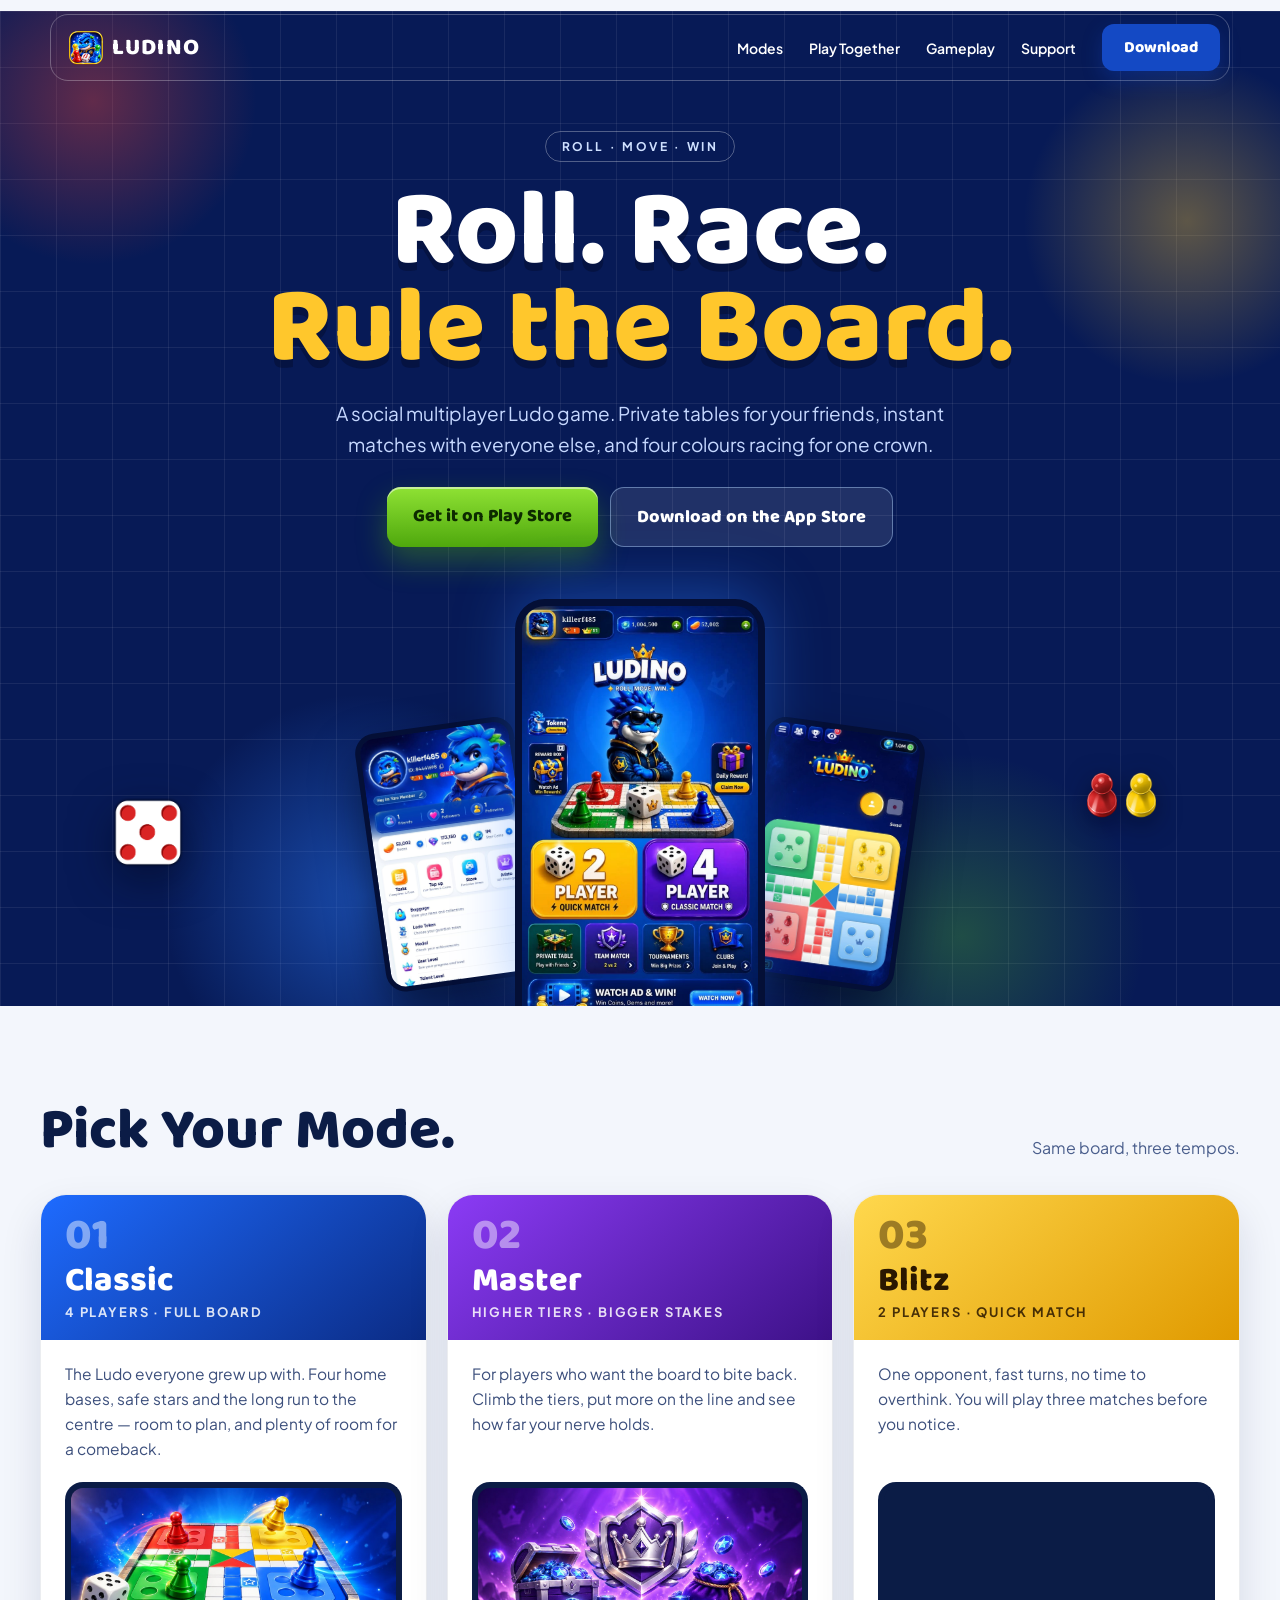
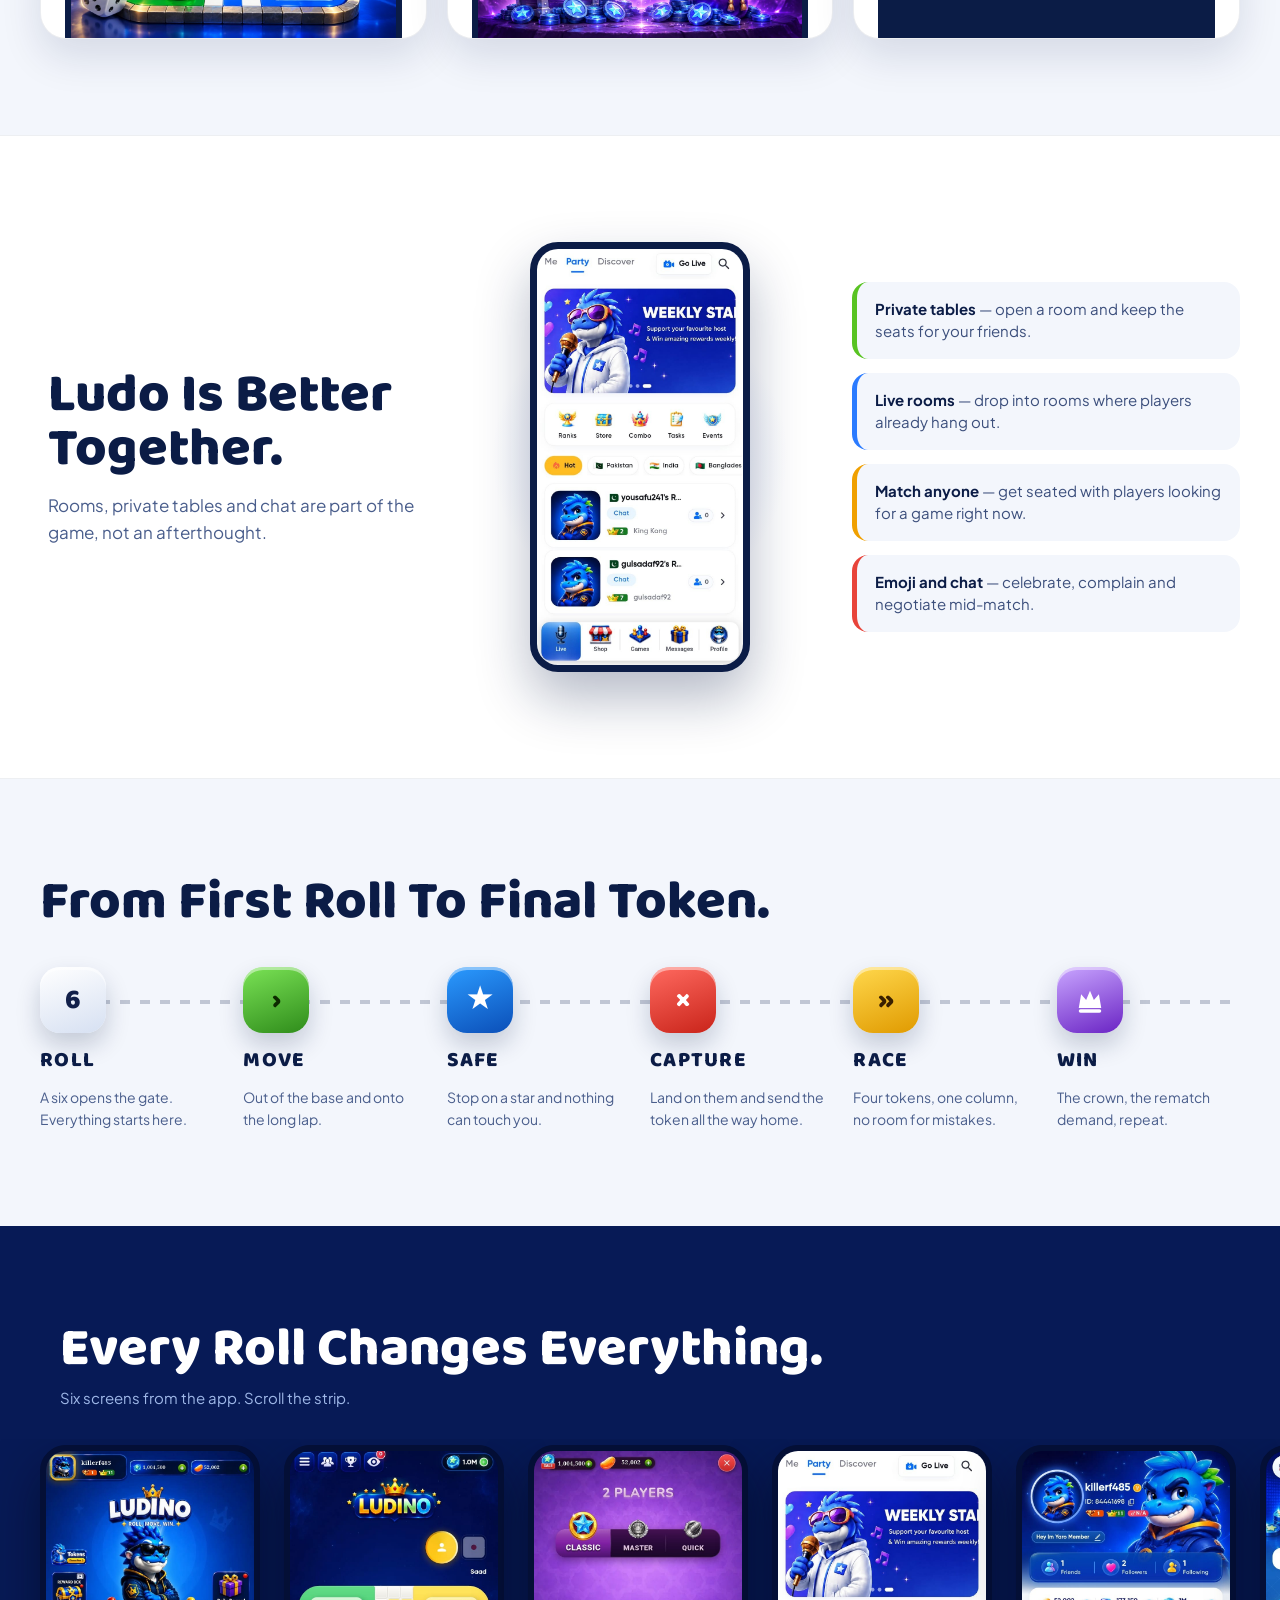
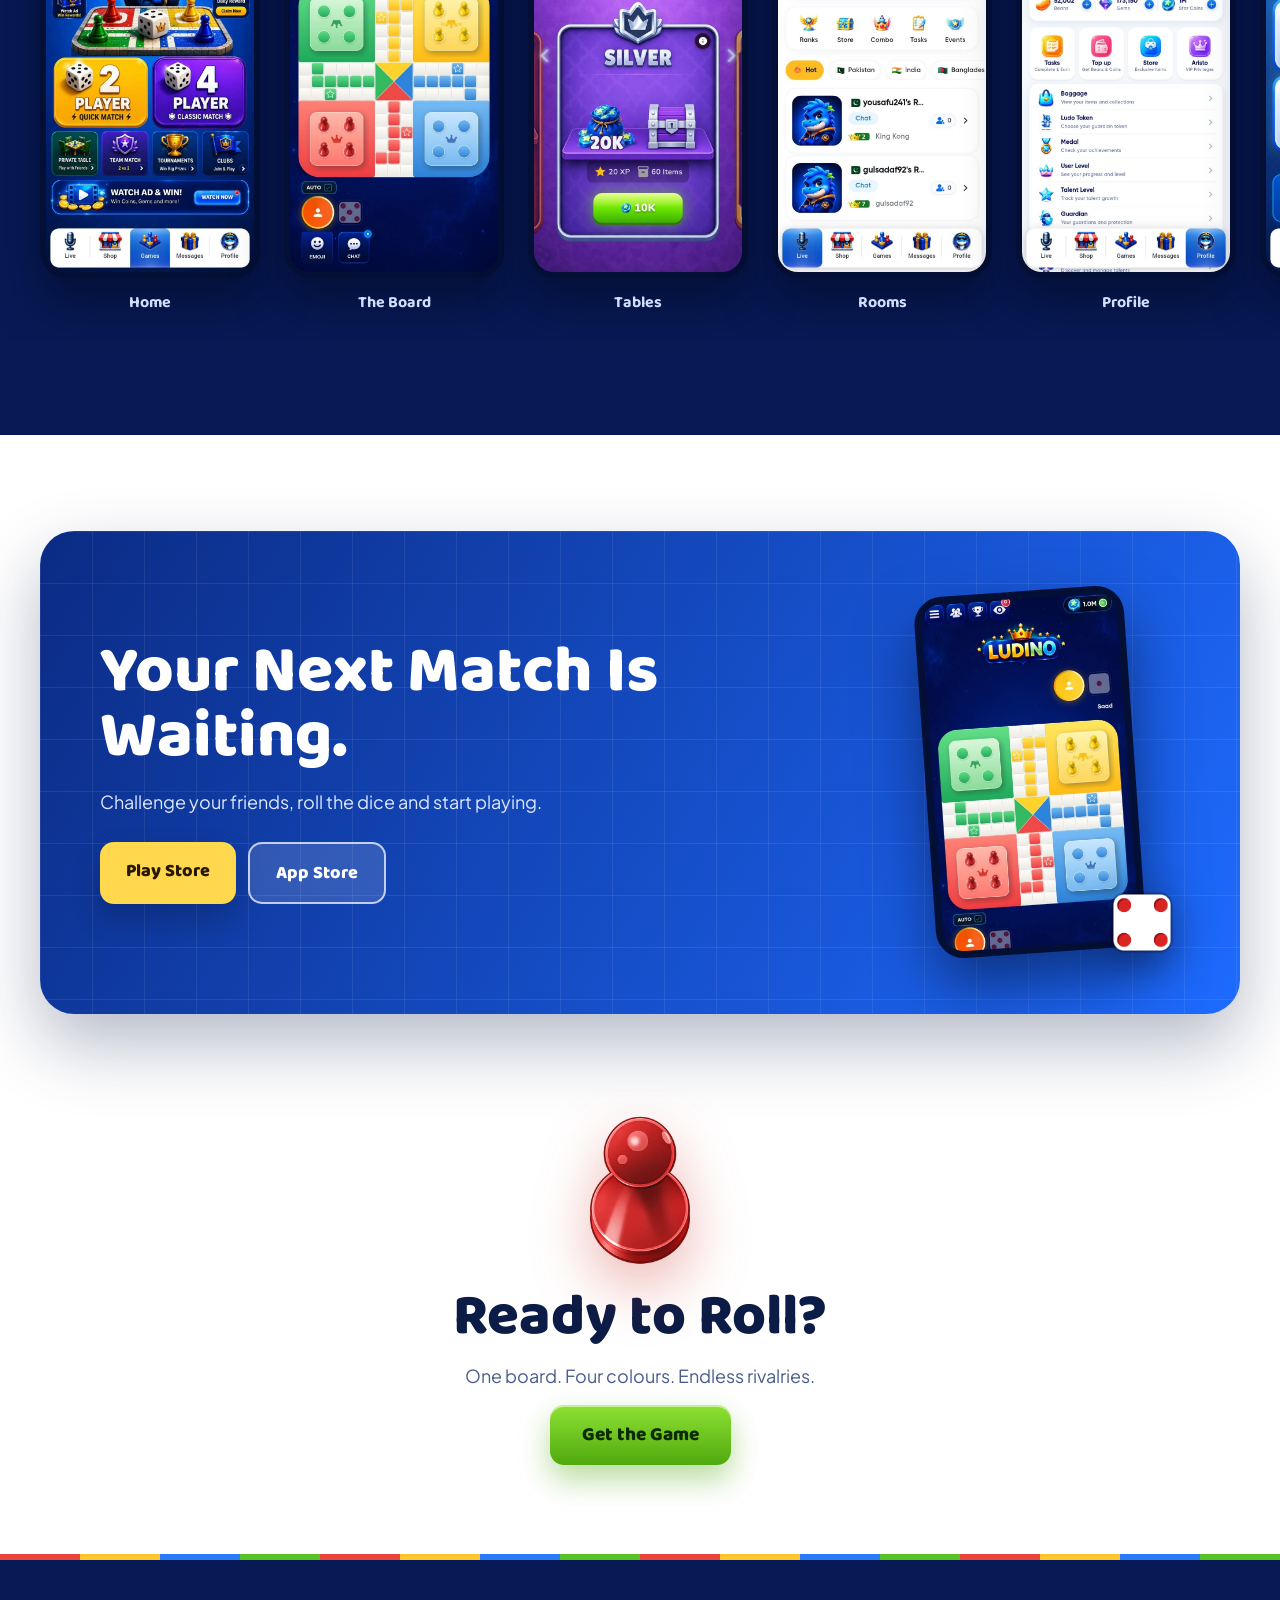
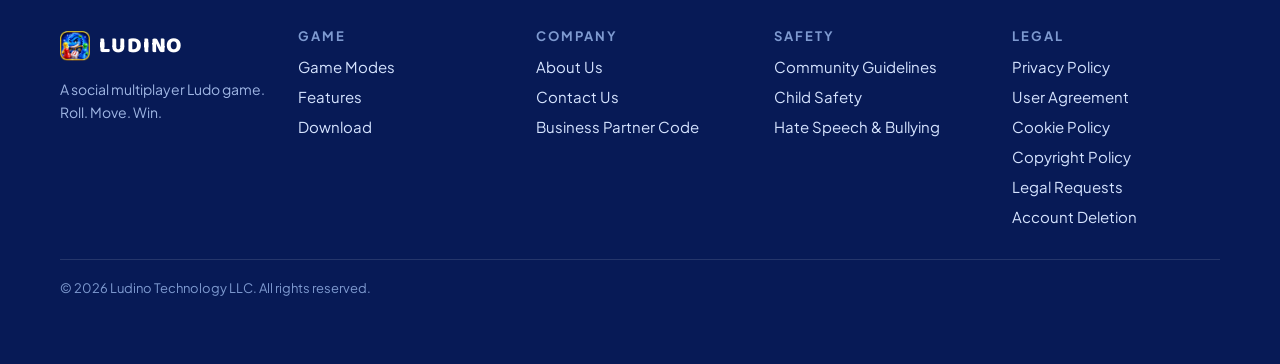
<file: index.html>
<!DOCTYPE html>
<html lang="en">
<head>
<meta charset="utf-8" />
<meta name="viewport" content="width=device-width, initial-scale=1" />

<title>Ludino — Roll. Race. Rule the Board.</title>
<meta name="description" content="A social multiplayer Ludo game. Private tables for your friends, instant matches with everyone else, and four colours racing for one crown." />
<meta name="theme-color" content="#071A56" />
<link rel="canonical" href="https://usamayousaf516.github.io/ludino-website/" />

<!-- Open Graph / Twitter -->
<meta property="og:type" content="website" />
<meta property="og:url" content="https://usamayousaf516.github.io/ludino-website/" />
<meta property="og:site_name" content="Ludino" />
<meta property="og:title" content="Ludino — Roll. Race. Rule the Board." />
<meta property="og:description" content="A social multiplayer Ludo game. Private tables for your friends, instant matches with everyone else, and four colours racing for one crown." />
<meta property="og:image" content="https://usamayousaf516.github.io/ludino-website/img/og-cover.png" />
<meta property="og:image:width" content="1200" />
<meta property="og:image:height" content="630" />
<meta name="twitter:card" content="summary_large_image" />
<meta name="twitter:title" content="Ludino — Roll. Race. Rule the Board." />
<meta name="twitter:description" content="A social multiplayer Ludo game. Private tables, instant matches, and four colours racing for one crown." />
<meta name="twitter:image" content="https://usamayousaf516.github.io/ludino-website/img/og-cover.png" />

<link rel="icon" href="img/favicon-32.png" type="image/png" sizes="32x32" />
<link rel="icon" href="img/favicon-16.png" type="image/png" sizes="16x16" />
<link rel="apple-touch-icon" href="img/apple-touch-icon.png" />

<link rel="preconnect" href="https://fonts.googleapis.com" />
<link rel="preconnect" href="https://fonts.gstatic.com" crossorigin />
<link href="https://fonts.googleapis.com/css2?family=Baloo+2:wght@600;700;800&family=Plus+Jakarta+Sans:wght@400;500;600;700;800&display=swap" rel="stylesheet" />

<link rel="stylesheet" href="assets/css/styles.css" />
</head>
<body>

<a class="skip-link" href="#main">Skip to content</a>

<div class="page">

  <!-- ===================================================== Header ===== -->
  <header class="site-header">
    <div class="nav-shell">
      <a class="brand" href="#top">
        <img class="brand__mark" src="img/brand-mark.png" alt="" width="136" height="136" />LUDINO
      </a>

      <button class="nav-toggle" type="button"
              aria-expanded="false" aria-controls="primary-nav" aria-label="Menu">
        <span class="nav-toggle__bar" aria-hidden="true"></span>
        <span class="nav-toggle__bar" aria-hidden="true"></span>
        <span class="nav-toggle__bar" aria-hidden="true"></span>
      </button>

      <nav class="nav" id="primary-nav" aria-label="Primary">
        <a href="#modes">Modes</a>
        <a href="#together">Play Together</a>
        <a href="#gameplay">Gameplay</a>
        <a href="contact.html">Support</a>
      </nav>

      <a class="nav-cta" href="#download">Download</a>
    </div>
  </header>

  <main id="main">

  <!-- ======================================================= Hero ===== -->
  <section class="hero" id="top">
    <div class="grid-overlay" aria-hidden="true"></div>
    <div class="blob hero__blob--1" aria-hidden="true"></div>
    <div class="blob hero__blob--2" aria-hidden="true"></div>
    <div class="blob hero__blob--3" aria-hidden="true"></div>
    <div class="blob hero__blob--4" aria-hidden="true"></div>

    <div class="hero__copy">
      <span class="eyebrow">Roll · Move · Win</span>
      <h1 class="hero__title">Roll. Race. <em>Rule the Board.</em></h1>
      <p class="hero__lede">A social multiplayer Ludo game. Private tables for your friends, instant matches with everyone else, and four colours racing for one crown.</p>

      <div class="btn-row">
        <a class="btn btn--green"  href="https://play.google.com/store/apps" data-store="play-store" target="_blank" rel="noopener">Get it on Play Store</a>
        <a class="btn btn--ghost"  href="https://apps.apple.com/" data-store="app-store" target="_blank" rel="noopener">Download on the App Store</a>
      </div>
    </div>

    <div class="hero__stage">
      <div class="phone phone--side phone--left">
        <div class="phone__screen">
          <img src="img/profile.jpeg" alt="Player profile with tokens and medals" width="720" height="1462" loading="lazy" decoding="async" />
        </div>
      </div>

      <div class="phone phone--main">
        <div class="phone__screen">
          <img src="img/home.jpeg" alt="Ludino home screen with quick match and classic match tiles" width="720" height="1462" fetchpriority="high" decoding="async" />
        </div>
      </div>

      <div class="phone phone--side phone--right">
        <div class="phone__screen">
          <img src="img/board.jpeg" alt="A Ludino board mid match" width="720" height="1462" loading="lazy" decoding="async" />
        </div>
      </div>

      <div class="prop prop--dice" aria-hidden="true">
        <img class="die" src="img/dice-5.png" alt="" width="171" height="167" loading="lazy" decoding="async" />
      </div>

      <div class="prop prop--tokens" aria-hidden="true">
        <img class="token" src="img/token-red.webp" alt="" width="320" height="513" loading="lazy" decoding="async" />
        <img class="token" src="img/token-yellow.webp" alt="" width="320" height="513" loading="lazy" decoding="async" />
      </div>
    </div>
  </section>

  <!-- ====================================================== Modes ===== -->
  <section class="section section--light" id="modes">
    <div class="shell">
      <div class="modes__head" data-reveal>
        <h2>Pick Your Mode.</h2>
        <p>Same board, three tempos.</p>
      </div>

      <div class="modes__grid">

        <article class="mode-card mode-card--classic" data-reveal>
          <div class="mode-card__top">
            <span class="mode-card__num" aria-hidden="true">01</span>
            <h3 class="mode-card__title">Classic</h3>
            <p class="mode-card__badge">4 players · full board</p>
          </div>
          <div class="mode-card__body">
            <p>The Ludo everyone grew up with. Four home bases, safe stars and the long run to the centre — room to plan, and plenty of room for a comeback.</p>
          </div>
          <div class="mode-card__shot">
            <div><img src="img/mode-classic.jpg" alt="A four-colour Ludo board with red, green, yellow and blue tokens and a die" width="1200" height="480" loading="lazy" decoding="async" /></div>
          </div>
        </article>

        <article class="mode-card mode-card--master" data-reveal>
          <div class="mode-card__top">
            <span class="mode-card__num" aria-hidden="true">02</span>
            <h3 class="mode-card__title">Master</h3>
            <p class="mode-card__badge">Higher tiers · bigger stakes</p>
          </div>
          <div class="mode-card__body">
            <p>For players who want the board to bite back. Climb the tiers, put more on the line and see how far your nerve holds.</p>
          </div>
          <div class="mode-card__shot">
            <div><img src="img/mode-master.jpg" alt="A silver crown emblem above a treasure chest and stacks of star coins" width="1200" height="480" loading="lazy" decoding="async" /></div>
          </div>
        </article>

        <article class="mode-card mode-card--blitz" data-reveal>
          <div class="mode-card__top">
            <span class="mode-card__num" aria-hidden="true">03</span>
            <h3 class="mode-card__title">Blitz</h3>
            <p class="mode-card__badge">2 players · quick match</p>
          </div>
          <div class="mode-card__body">
            <p>One opponent, fast turns, no time to overthink. You will play three matches before you notice.</p>
          </div>
          <div class="mode-card__shot">
            <div><img src="img/mode-blitz.jpg" alt="Two dice tumbling with speed streaks between a red and a blue token" width="1200" height="480" loading="lazy" decoding="async" /></div>
          </div>
        </article>

      </div>
    </div>
  </section>

  <!-- ============================================== Play together ===== -->
  <section class="section section--white social" id="together">
    <div class="social__grid">

      <div class="social__copy" data-reveal>
        <h2>Ludo Is Better Together.</h2>
        <p>Rooms, private tables and chat are part of the game, not an afterthought.</p>
      </div>

      <div class="social__phone">
        <div class="social__halo" aria-hidden="true"></div>
        <div class="phone phone--social">
          <div class="phone__screen">
            <img src="img/party.jpeg" alt="Live rooms where players gather and chat" width="720" height="1462" loading="lazy" decoding="async" />
          </div>
        </div>
      </div>

      <div class="social__rows">
        <div class="social-row" style="--dot:#58C322" data-reveal>
          <p><strong>Private tables</strong> — open a room and keep the seats for your friends.</p>
        </div>
        <div class="social-row" style="--dot:#2B7BFF" data-reveal>
          <p><strong>Live rooms</strong> — drop into rooms where players already hang out.</p>
        </div>
        <div class="social-row" style="--dot:#F0A000" data-reveal>
          <p><strong>Match anyone</strong> — get seated with players looking for a game right now.</p>
        </div>
        <div class="social-row" style="--dot:#E8443A" data-reveal>
          <p><strong>Emoji and chat</strong> — celebrate, complain and negotiate mid-match.</p>
        </div>
      </div>

    </div>
  </section>

  <!-- ==================================================== Journey ===== -->
  <section class="section section--light">
    <div class="shell">
      <h2 class="section-title" data-reveal>From First Roll To Final Token.</h2>

      <div class="journey">
        <div class="journey__line" aria-hidden="true"></div>
        <div class="journey__grid">

          <div class="step step--roll" data-reveal>
            <span class="step__pip" aria-hidden="true">6</span>
            <h3>ROLL</h3>
            <p>A six opens the gate. Everything starts here.</p>
          </div>

          <div class="step step--move" data-reveal>
            <span class="step__pip" aria-hidden="true">›</span>
            <h3>MOVE</h3>
            <p>Out of the base and onto the long lap.</p>
          </div>

          <div class="step step--safe" data-reveal>
            <span class="step__pip" aria-hidden="true">★</span>
            <h3>SAFE</h3>
            <p>Stop on a star and nothing can touch you.</p>
          </div>

          <div class="step step--capture" data-reveal>
            <span class="step__pip" aria-hidden="true">×</span>
            <h3>CAPTURE</h3>
            <p>Land on them and send the token all the way home.</p>
          </div>

          <div class="step step--race" data-reveal>
            <span class="step__pip" aria-hidden="true">»</span>
            <h3>RACE</h3>
            <p>Four tokens, one column, no room for mistakes.</p>
          </div>

          <div class="step step--win" data-reveal>
            <span class="step__pip" aria-hidden="true">
              <svg viewBox="0 0 24 24" fill="currentColor" focusable="false">
                <path d="M3 18.4 L4.9 7.4 L8.9 11.9 L12 4.6 L15.1 11.9 L19.1 7.4 L21 18.4 Z" />
                <rect x="3" y="19.4" width="18" height="2.8" rx="1.4" />
              </svg>
            </span>
            <h3>WIN</h3>
            <p>The crown, the rematch demand, repeat.</p>
          </div>

        </div>
      </div>
    </div>
  </section>

  <!-- ==================================================== Screens ===== -->
  <section class="section--navy shots" id="gameplay">
    <div class="shots__head">
      <h2 class="section-title" data-reveal>Every Roll Changes Everything.</h2>
      <p>Six screens from the app. Scroll the strip.</p>
    </div>

    <div class="shots__strip" tabindex="0" role="region" aria-label="App screenshots">
      <div class="shots__track">

        <figure class="shot">
          <div class="shot__frame"><div><img src="img/home.jpeg" alt="Ludino home screen" width="720" height="1462" loading="lazy" decoding="async" /></div></div>
          <figcaption>Home</figcaption>
        </figure>

        <figure class="shot">
          <div class="shot__frame"><div><img src="img/board.jpeg" alt="A four player Ludo board mid match" width="720" height="1462" loading="lazy" decoding="async" /></div></div>
          <figcaption>The Board</figcaption>
        </figure>

        <figure class="shot">
          <div class="shot__frame"><div><img src="img/modes.jpeg" alt="Table tier selection screen" width="720" height="1462" loading="lazy" decoding="async" /></div></div>
          <figcaption>Tables</figcaption>
        </figure>

        <figure class="shot">
          <div class="shot__frame"><div><img src="img/party.jpeg" alt="Live rooms and party list" width="720" height="1462" loading="lazy" decoding="async" /></div></div>
          <figcaption>Rooms</figcaption>
        </figure>

        <figure class="shot">
          <div class="shot__frame"><div><img src="img/profile.jpeg" alt="Player profile with tokens and medals" width="720" height="1462" loading="lazy" decoding="async" /></div></div>
          <figcaption>Profile</figcaption>
        </figure>

        <figure class="shot">
          <div class="shot__frame"><div><img src="img/stars.jpeg" alt="Store with star coin bundles" width="720" height="1462" loading="lazy" decoding="async" /></div></div>
          <figcaption>Store</figcaption>
        </figure>

      </div>
    </div>
  </section>

  <!-- =============================================== Download CTA ===== -->
  <section class="cta" id="download">
    <div class="cta__panel">
      <div class="grid-overlay" aria-hidden="true"></div>

      <div class="cta__inner">
        <div class="cta__copy" data-reveal>
          <h2>Your Next Match Is Waiting.</h2>
          <p>Challenge your friends, roll the dice and start playing.</p>

          <div class="btn-row">
            <a class="btn btn--yellow"  href="https://play.google.com/store/apps" data-store="play-store" target="_blank" rel="noopener">Play Store</a>
            <a class="btn btn--outline" href="https://apps.apple.com/" data-store="app-store" target="_blank" rel="noopener">App Store</a>
          </div>
        </div>

        <div class="cta__art">
          <div class="phone phone--cta">
            <div class="phone__screen">
              <img src="img/board.jpeg" alt="A Ludino match in progress" width="720" height="1462" loading="lazy" decoding="async" />
            </div>
          </div>

          <div class="prop prop--cta-die" aria-hidden="true">
            <img class="die die--sm" src="img/dice-4.png" alt="" width="171" height="167" loading="lazy" decoding="async" />
          </div>
        </div>
      </div>
    </div>
  </section>

  <!-- ===================================================== Closer ===== -->
  <section class="closer">
    <div class="closer__inner" data-reveal>
      <img class="closer__token" src="img/token-red.webp" alt="" width="320" height="513" loading="lazy" decoding="async" />
      <h2>Ready to Roll?</h2>
      <p>One board. Four colours. Endless rivalries.</p>
      <a class="btn btn--green btn--lg" href="#download">Get the Game</a>
    </div>
  </section>

  </main>

  <!-- ===================================================== Footer ===== -->
  <footer class="site-footer" id="support">
    <div class="footer__rule" aria-hidden="true"></div>

    <div class="footer__inner">
      <div class="footer__cols">

        <div>
          <div class="footer__brand">
            <img class="brand__mark" src="img/brand-mark.png" alt="" width="136" height="136" />LUDINO
          </div>
          <p class="footer__tagline">A social multiplayer Ludo game. Roll. Move. Win.</p>
        </div>

        <div>
          <h3>Game</h3>
          <ul>
            <li><a href="index.html#modes">Game Modes</a></li>
            <li><a href="index.html#together">Features</a></li>
            <li><a href="index.html#download">Download</a></li>
          </ul>
        </div>

        <div>
          <h3>Company</h3>
          <ul>
            <li><a href="about.html">About Us</a></li>
            <li><a href="contact.html">Contact Us</a></li>
            <li><a href="code-of-conduct.html">Business Partner Code</a></li>
          </ul>
        </div>

        <div>
          <h3>Safety</h3>
          <ul>
            <li><a href="community-guidelines.html">Community Guidelines</a></li>
            <li><a href="child-safety.html">Child Safety</a></li>
            <li><a href="anti-bullying.html">Hate Speech &amp; Bullying</a></li>
          </ul>
        </div>

        <div>
          <h3>Legal</h3>
          <ul>
            <li><a href="privacy-policy.html">Privacy Policy</a></li>
            <li><a href="terms.html">User Agreement</a></li>
            <li><a href="cookie-policy.html">Cookie Policy</a></li>
            <li><a href="copyright.html">Copyright Policy</a></li>
            <li><a href="legal-requests.html">Legal Requests</a></li>
            <li><a href="account-deletion.html">Account Deletion</a></li>
          </ul>
        </div>

      </div>

      <div class="footer__base">
        <p>&copy; <span data-year>2026</span> Ludino Technology LLC. All rights reserved.</p>
      </div>
    </div>
  </footer>

</div>

<script src="assets/js/main.js" defer></script>
</body>
</html>
</file>
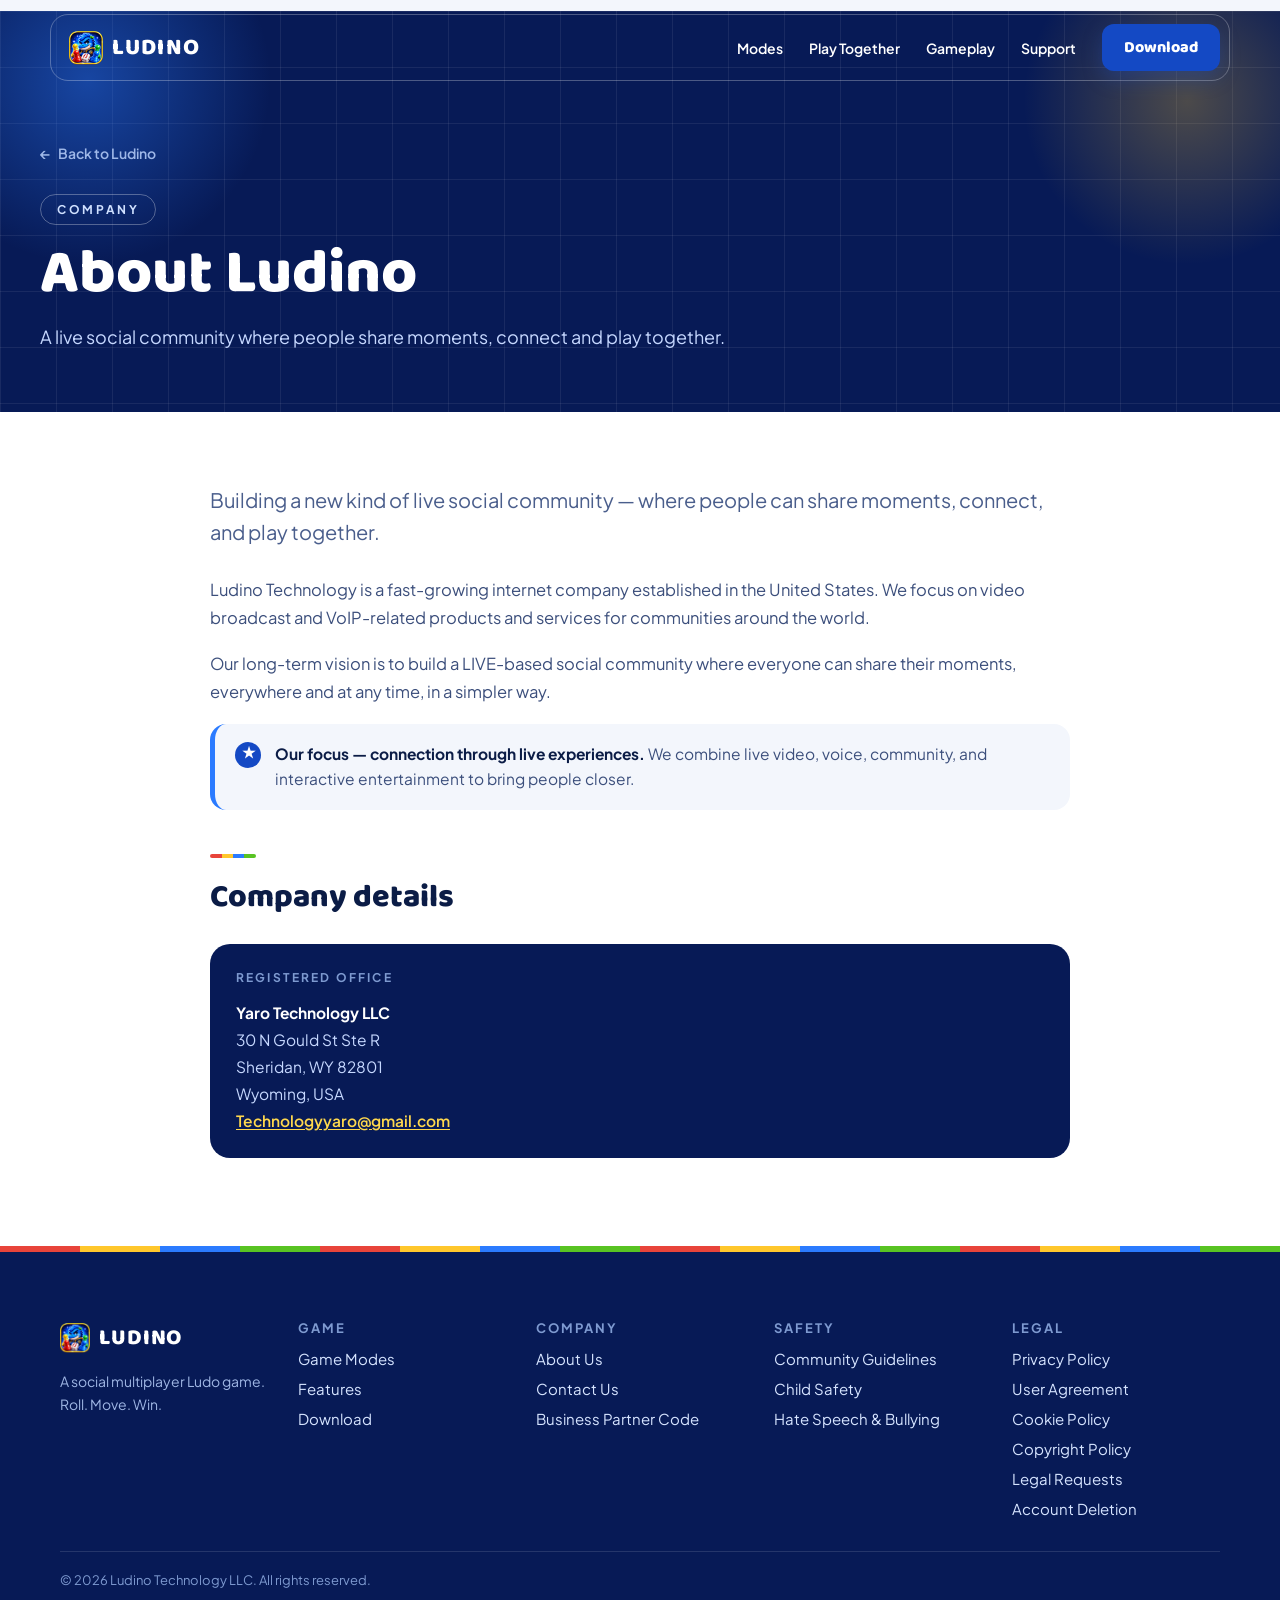
<file: about.html>
<!DOCTYPE html>
<html lang="en">
<head>
<meta charset="utf-8" />
<meta name="viewport" content="width=device-width, initial-scale=1" />

<title>About Us | Ludino</title>
<meta name="description" content="Ludino builds live social experiences that bring people together." />
<meta name="theme-color" content="#071A56" />
<link rel="canonical" href="https://usamayousaf516.github.io/ludino-website/about.html" />

<meta property="og:type" content="website" />
<meta property="og:url" content="https://usamayousaf516.github.io/ludino-website/about.html" />
<meta property="og:site_name" content="Ludino" />
<meta property="og:title" content="About Us | Ludino" />
<meta property="og:description" content="Ludino builds live social experiences that bring people together." />
<meta property="og:image" content="https://usamayousaf516.github.io/ludino-website/img/og-cover.png" />
<meta name="twitter:card" content="summary_large_image" />
<meta name="twitter:image" content="https://usamayousaf516.github.io/ludino-website/img/og-cover.png" />

<link rel="icon" href="img/favicon-32.png" type="image/png" sizes="32x32" />
<link rel="icon" href="img/favicon-16.png" type="image/png" sizes="16x16" />
<link rel="apple-touch-icon" href="img/apple-touch-icon.png" />

<link rel="preconnect" href="https://fonts.googleapis.com" />
<link rel="preconnect" href="https://fonts.gstatic.com" crossorigin />
<link href="https://fonts.googleapis.com/css2?family=Baloo+2:wght@600;700;800&family=Plus+Jakarta+Sans:wght@400;500;600;700;800&display=swap" rel="stylesheet" />

<link rel="stylesheet" href="assets/css/styles.css" />
<link rel="stylesheet" href="assets/css/pages.css" />
</head>
<body class="doc-page">

<a class="skip-link" href="#main">Skip to content</a>

<div class="page">

  <header class="site-header">
    <div class="nav-shell">
      <a class="brand" href="index.html">
        <img class="brand__mark" src="img/brand-mark.png" alt="" width="136" height="136" />LUDINO
      </a>

      <button class="nav-toggle" type="button"
              aria-expanded="false" aria-controls="primary-nav" aria-label="Menu">
        <span class="nav-toggle__bar" aria-hidden="true"></span>
        <span class="nav-toggle__bar" aria-hidden="true"></span>
        <span class="nav-toggle__bar" aria-hidden="true"></span>
      </button>

      <nav class="nav" id="primary-nav" aria-label="Primary">
        <a href="index.html#modes">Modes</a>
        <a href="index.html#together">Play Together</a>
        <a href="index.html#gameplay">Gameplay</a>
        <a href="contact.html">Support</a>
      </nav>

      <a class="nav-cta" href="index.html#download">Download</a>
    </div>
  </header>

  <main id="main">

    <section class="page-hero">
      <div class="grid-overlay" aria-hidden="true"></div>
      <div class="blob page-hero__blob--1" aria-hidden="true"></div>
      <div class="blob page-hero__blob--2" aria-hidden="true"></div>

      <div class="page-hero__inner">
        <a class="crumb" href="index.html">Back to Ludino</a>
        <p class="eyebrow">Company</p>
        <h1>About Ludino</h1>
        <p class="page-hero__lede">A live social community where people share moments, connect and play together.</p>
      </div>
    </section>

    <section class="doc">
      <div class="doc__inner">
        <div class="doc__body">
          <p class="lead">Building a new kind of live social community &mdash; where people can share moments, connect, and play together.</p>

          <p>Ludino Technology is a fast-growing internet company established in the United States. We focus on video broadcast and VoIP-related products and services for communities around the world.</p>
          <p>Our long-term vision is to build a LIVE-based social community where everyone can share their moments, everywhere and at any time, in a simpler way.</p>

          <div class="callout">
            <div class="callout__icon" aria-hidden="true">&#9733;</div>
            <p><strong>Our focus &mdash; connection through live experiences.</strong> We combine live video, voice, community, and interactive entertainment to bring people closer.</p>
          </div>

          <h2>Company details</h2>
          <div class="address-card">
            <p class="mini-label">Registered office</p>
            <address>
              <strong>Yaro Technology LLC</strong><br />
              30 N Gould St Ste R<br />
              Sheridan, WY 82801<br />
              Wyoming, USA<br />
              <a href="mailto:Technologyyaro@gmail.com">Technologyyaro@gmail.com</a>
            </address>
          </div>
        </div>
      </div>
    </section>

  </main>

  <footer class="site-footer" id="support">
    <div class="footer__rule" aria-hidden="true"></div>

    <div class="footer__inner">
      <div class="footer__cols">

        <div>
          <div class="footer__brand">
            <img class="brand__mark" src="img/brand-mark.png" alt="" width="136" height="136" />LUDINO
          </div>
          <p class="footer__tagline">A social multiplayer Ludo game. Roll. Move. Win.</p>
        </div>

        <div>
          <h3>Game</h3>
          <ul>
            <li><a href="index.html#modes">Game Modes</a></li>
            <li><a href="index.html#together">Features</a></li>
            <li><a href="index.html#download">Download</a></li>
          </ul>
        </div>

        <div>
          <h3>Company</h3>
          <ul>
            <li><a href="about.html">About Us</a></li>
            <li><a href="contact.html">Contact Us</a></li>
            <li><a href="code-of-conduct.html">Business Partner Code</a></li>
          </ul>
        </div>

        <div>
          <h3>Safety</h3>
          <ul>
            <li><a href="community-guidelines.html">Community Guidelines</a></li>
            <li><a href="child-safety.html">Child Safety</a></li>
            <li><a href="anti-bullying.html">Hate Speech &amp; Bullying</a></li>
          </ul>
        </div>

        <div>
          <h3>Legal</h3>
          <ul>
            <li><a href="privacy-policy.html">Privacy Policy</a></li>
            <li><a href="terms.html">User Agreement</a></li>
            <li><a href="cookie-policy.html">Cookie Policy</a></li>
            <li><a href="copyright.html">Copyright Policy</a></li>
            <li><a href="legal-requests.html">Legal Requests</a></li>
            <li><a href="account-deletion.html">Account Deletion</a></li>
          </ul>
        </div>

      </div>

      <div class="footer__base">
        <p>&copy; <span data-year>2026</span> Ludino Technology LLC. All rights reserved.</p>
      </div>
    </div>
  </footer>

</div>

<script src="assets/js/main.js" defer></script>
</body>
</html>
</file>
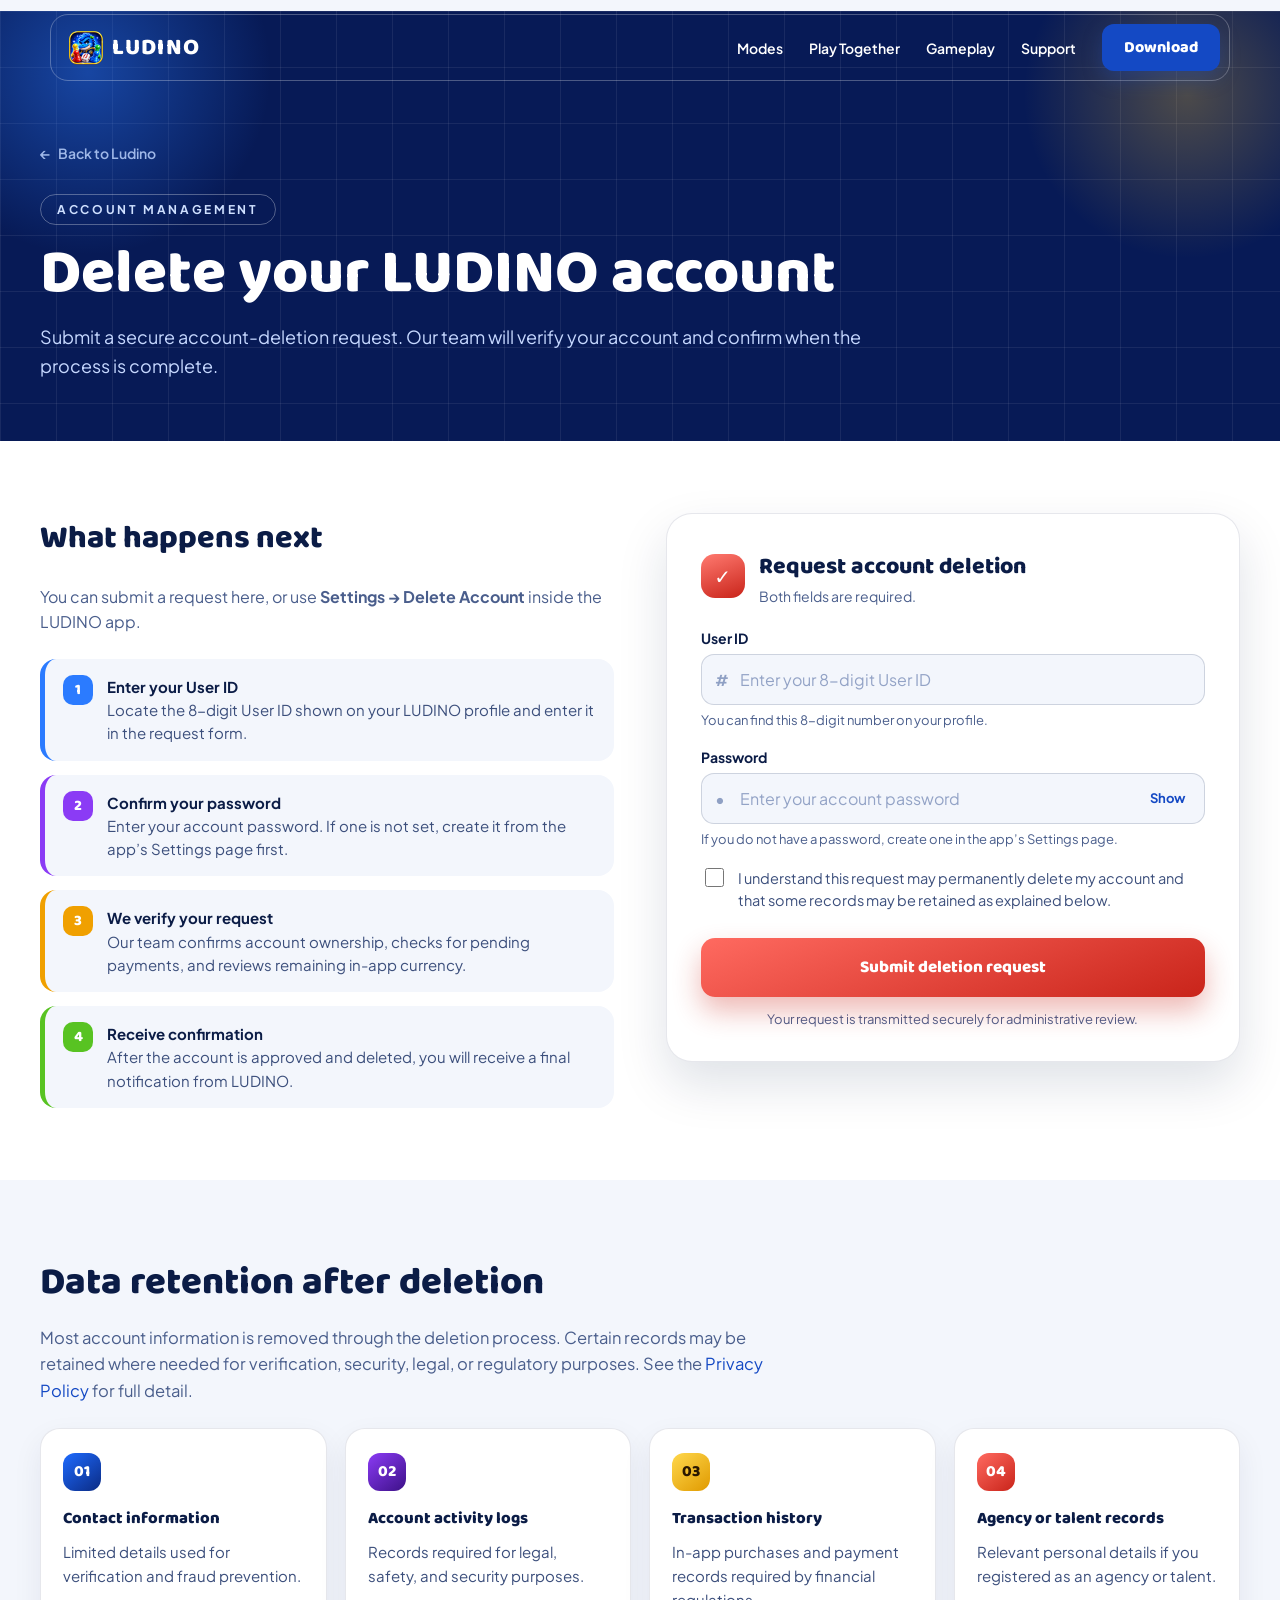
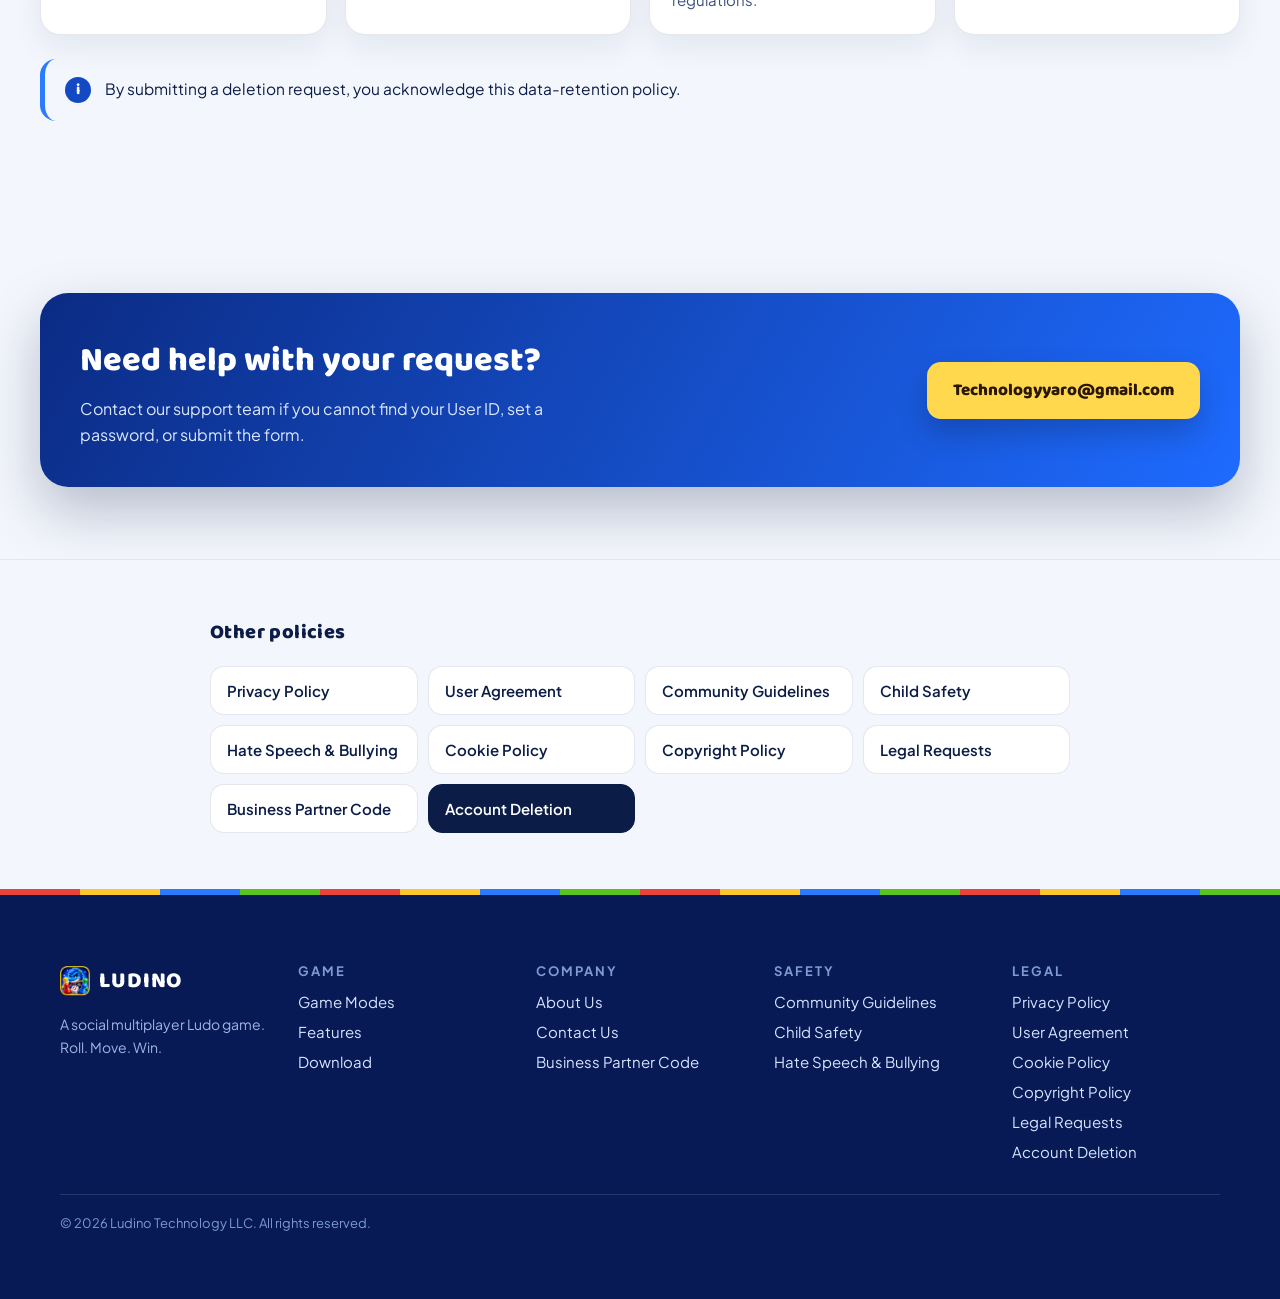
<file: account-deletion.html>
<!DOCTYPE html>
<html lang="en">
<head>
<meta charset="utf-8" />
<meta name="viewport" content="width=device-width, initial-scale=1" />

<title>Delete Your Account | Ludino</title>
<meta name="description" content="Submit a secure LUDINO account deletion request and learn what data is retained afterwards." />
<meta name="theme-color" content="#071A56" />
<link rel="canonical" href="https://usamayousaf516.github.io/ludino-website/account-deletion.html" />

<meta property="og:type" content="website" />
<meta property="og:url" content="https://usamayousaf516.github.io/ludino-website/account-deletion.html" />
<meta property="og:site_name" content="Ludino" />
<meta property="og:title" content="Delete Your Account | Ludino" />
<meta property="og:description" content="Submit a secure LUDINO account deletion request and learn what data is retained afterwards." />
<meta property="og:image" content="https://usamayousaf516.github.io/ludino-website/img/og-cover.png" />
<meta name="twitter:card" content="summary_large_image" />
<meta name="twitter:image" content="https://usamayousaf516.github.io/ludino-website/img/og-cover.png" />

<link rel="icon" href="img/favicon-32.png" type="image/png" sizes="32x32" />
<link rel="icon" href="img/favicon-16.png" type="image/png" sizes="16x16" />
<link rel="apple-touch-icon" href="img/apple-touch-icon.png" />

<link rel="preconnect" href="https://fonts.googleapis.com" />
<link rel="preconnect" href="https://fonts.gstatic.com" crossorigin />
<link href="https://fonts.googleapis.com/css2?family=Baloo+2:wght@600;700;800&family=Plus+Jakarta+Sans:wght@400;500;600;700;800&display=swap" rel="stylesheet" />

<link rel="stylesheet" href="assets/css/styles.css" />
<link rel="stylesheet" href="assets/css/pages.css" />
</head>
<body class="doc-page">

<a class="skip-link" href="#main">Skip to content</a>

<div class="page">

  <header class="site-header">
    <div class="nav-shell">
      <a class="brand" href="index.html">
        <img class="brand__mark" src="img/brand-mark.png" alt="" width="136" height="136" />LUDINO
      </a>

      <button class="nav-toggle" type="button"
              aria-expanded="false" aria-controls="primary-nav" aria-label="Menu">
        <span class="nav-toggle__bar" aria-hidden="true"></span>
        <span class="nav-toggle__bar" aria-hidden="true"></span>
        <span class="nav-toggle__bar" aria-hidden="true"></span>
      </button>

      <nav class="nav" id="primary-nav" aria-label="Primary">
        <a href="index.html#modes">Modes</a>
        <a href="index.html#together">Play Together</a>
        <a href="index.html#gameplay">Gameplay</a>
        <a href="contact.html">Support</a>
      </nav>

      <a class="nav-cta" href="index.html#download">Download</a>
    </div>
  </header>

  <main id="main">

    <section class="page-hero">
      <div class="grid-overlay" aria-hidden="true"></div>
      <div class="blob page-hero__blob--1" aria-hidden="true"></div>
      <div class="blob page-hero__blob--2" aria-hidden="true"></div>

      <div class="page-hero__inner">
        <a class="crumb" href="index.html">Back to Ludino</a>
        <p class="eyebrow">Account management</p>
        <h1>Delete your LUDINO account</h1>
        <p class="page-hero__lede">Submit a secure account-deletion request. Our team will verify your account and confirm when the process is complete.</p>
      </div>
    </section>

    <section class="form-section">
      <div class="form-layout">

        <div class="form-steps">
          <h2>What happens next</h2>
          <p>You can submit a request here, or use <strong>Settings &rarr; Delete Account</strong> inside the LUDINO app.</p>

          <div class="form-steps__item" style="--dot:#2B7BFF">
            <span aria-hidden="true">1</span>
            <p><strong>Enter your User ID</strong>Locate the 8-digit User ID shown on your LUDINO profile and enter it in the request form.</p>
          </div>
          <div class="form-steps__item" style="--dot:#8B3BF5">
            <span aria-hidden="true">2</span>
            <p><strong>Confirm your password</strong>Enter your account password. If one is not set, create it from the app&rsquo;s Settings page first.</p>
          </div>
          <div class="form-steps__item" style="--dot:#F0A000">
            <span aria-hidden="true">3</span>
            <p><strong>We verify your request</strong>Our team confirms account ownership, checks for pending payments, and reviews remaining in-app currency.</p>
          </div>
          <div class="form-steps__item" style="--dot:#58C322">
            <span aria-hidden="true">4</span>
            <p><strong>Receive confirmation</strong>After the account is approved and deleted, you will receive a final notification from LUDINO.</p>
          </div>
        </div>

        <div class="form-card" id="request-form">
          <div class="form-card__head">
            <div class="shield" aria-hidden="true">&#10003;</div>
            <div>
              <h2>Request account deletion</h2>
              <p>Both fields are required.</p>
            </div>
          </div>

          <form id="delete-form" novalidate>
            <div class="field">
              <label for="user-id">User ID</label>
              <div class="input-wrap">
                <span class="field-icon" aria-hidden="true">#</span>
                <input id="user-id" name="user_id" type="text" inputmode="numeric"
                       autocomplete="username" maxlength="8" pattern="[0-9]{8}"
                       placeholder="Enter your 8-digit User ID"
                       aria-describedby="user-id-help user-id-error" required />
              </div>
              <small id="user-id-help">You can find this 8-digit number on your profile.</small>
              <p class="field-error" id="user-id-error" role="alert"></p>
            </div>

            <div class="field">
              <label for="password">Password</label>
              <div class="input-wrap">
                <span class="field-icon" aria-hidden="true">&bull;</span>
                <input id="password" name="password" type="password"
                       autocomplete="current-password" placeholder="Enter your account password"
                       aria-describedby="password-help password-error" required />
                <button class="password-toggle" id="password-toggle" type="button"
                        aria-label="Show password" aria-pressed="false">Show</button>
              </div>
              <small id="password-help">If you do not have a password, create one in the app&rsquo;s Settings page.</small>
              <p class="field-error" id="password-error" role="alert"></p>
            </div>

            <label class="confirmation">
              <input id="confirmation" type="checkbox" required />
              <span>I understand this request may permanently delete my account and that some records may be retained as explained below.</span>
            </label>
            <p class="field-error" id="confirmation-error" role="alert"></p>

            <button class="delete-button" id="submit-button" type="submit">
              <span class="button-label">Submit deletion request</span>
              <span class="spinner" aria-hidden="true"></span>
            </button>
            <p class="security-note">Your request is transmitted securely for administrative review.</p>
          </form>

          <div class="status" id="form-status" role="status" aria-live="polite" hidden></div>
        </div>

      </div>
    </section>

    <section class="band band--light">
      <div class="band__inner">
        <h2>Data retention after deletion</h2>
        <p>Most account information is removed through the deletion process. Certain records may be retained where needed for verification, security, legal, or regulatory purposes. See the <a href="privacy-policy.html">Privacy Policy</a> for full detail.</p>

        <div class="card-grid">
          <article>
            <span class="num" aria-hidden="true">01</span>
            <h3>Contact information</h3>
            <p>Limited details used for verification and fraud prevention.</p>
          </article>
          <article>
            <span class="num" aria-hidden="true">02</span>
            <h3>Account activity logs</h3>
            <p>Records required for legal, safety, and security purposes.</p>
          </article>
          <article>
            <span class="num" aria-hidden="true">03</span>
            <h3>Transaction history</h3>
            <p>In-app purchases and payment records required by financial regulations.</p>
          </article>
          <article>
            <span class="num" aria-hidden="true">04</span>
            <h3>Agency or talent records</h3>
            <p>Relevant personal details if you registered as an agency or talent.</p>
          </article>
        </div>

        <div class="callout">
          <div class="callout__icon" aria-hidden="true">i</div>
          <p>By submitting a deletion request, you acknowledge this data-retention policy.</p>
        </div>
      </div>
    </section>

    <section class="band">
      <div class="support-card">
        <div>
          <h2>Need help with your request?</h2>
          <p>Contact our support team if you cannot find your User ID, set a password, or submit the form.</p>
        </div>
        <a class="support-card__link" href="mailto:Technologyyaro@gmail.com">Technologyyaro@gmail.com</a>
      </div>
    </section>

  <section class="doc-switch">
    <div class="doc-switch__inner">
      <h2>Other policies</h2>
      <ul>
            <li><a href="privacy-policy.html">Privacy Policy</a></li>
            <li><a href="terms.html">User Agreement</a></li>
            <li><a href="community-guidelines.html">Community Guidelines</a></li>
            <li><a href="child-safety.html">Child Safety</a></li>
            <li><a href="anti-bullying.html">Hate Speech &amp; Bullying</a></li>
            <li><a href="cookie-policy.html">Cookie Policy</a></li>
            <li><a href="copyright.html">Copyright Policy</a></li>
            <li><a href="legal-requests.html">Legal Requests</a></li>
            <li><a href="code-of-conduct.html">Business Partner Code</a></li>
            <li><a href="account-deletion.html" aria-current="page">Account Deletion</a></li>
      </ul>
    </div>
  </section>

  <div class="modal-backdrop" id="confirm-modal" hidden>
    <div class="modal" role="dialog" aria-modal="true"
         aria-labelledby="modal-title" aria-describedby="modal-description">
      <div class="modal__mark" aria-hidden="true">!</div>
      <h2 id="modal-title">Submit this deletion request?</h2>
      <p id="modal-description">We&rsquo;ll send your account details for verification. Account deletion may be permanent after approval.</p>
      <div class="modal__actions">
        <button class="cancel-button" id="cancel-delete" type="button">Cancel</button>
        <button class="confirm-button" id="confirm-delete" type="button">Yes, submit request</button>
      </div>
    </div>
  </div>
  </main>

  <footer class="site-footer" id="support">
    <div class="footer__rule" aria-hidden="true"></div>

    <div class="footer__inner">
      <div class="footer__cols">

        <div>
          <div class="footer__brand">
            <img class="brand__mark" src="img/brand-mark.png" alt="" width="136" height="136" />LUDINO
          </div>
          <p class="footer__tagline">A social multiplayer Ludo game. Roll. Move. Win.</p>
        </div>

        <div>
          <h3>Game</h3>
          <ul>
            <li><a href="index.html#modes">Game Modes</a></li>
            <li><a href="index.html#together">Features</a></li>
            <li><a href="index.html#download">Download</a></li>
          </ul>
        </div>

        <div>
          <h3>Company</h3>
          <ul>
            <li><a href="about.html">About Us</a></li>
            <li><a href="contact.html">Contact Us</a></li>
            <li><a href="code-of-conduct.html">Business Partner Code</a></li>
          </ul>
        </div>

        <div>
          <h3>Safety</h3>
          <ul>
            <li><a href="community-guidelines.html">Community Guidelines</a></li>
            <li><a href="child-safety.html">Child Safety</a></li>
            <li><a href="anti-bullying.html">Hate Speech &amp; Bullying</a></li>
          </ul>
        </div>

        <div>
          <h3>Legal</h3>
          <ul>
            <li><a href="privacy-policy.html">Privacy Policy</a></li>
            <li><a href="terms.html">User Agreement</a></li>
            <li><a href="cookie-policy.html">Cookie Policy</a></li>
            <li><a href="copyright.html">Copyright Policy</a></li>
            <li><a href="legal-requests.html">Legal Requests</a></li>
            <li><a href="account-deletion.html">Account Deletion</a></li>
          </ul>
        </div>

      </div>

      <div class="footer__base">
        <p>&copy; <span data-year>2026</span> Ludino Technology LLC. All rights reserved.</p>
      </div>
    </div>
  </footer>

</div>

<script src="assets/js/main.js" defer></script>
<script src="assets/js/delete-account.js" defer></script>
</body>
</html>
</file>
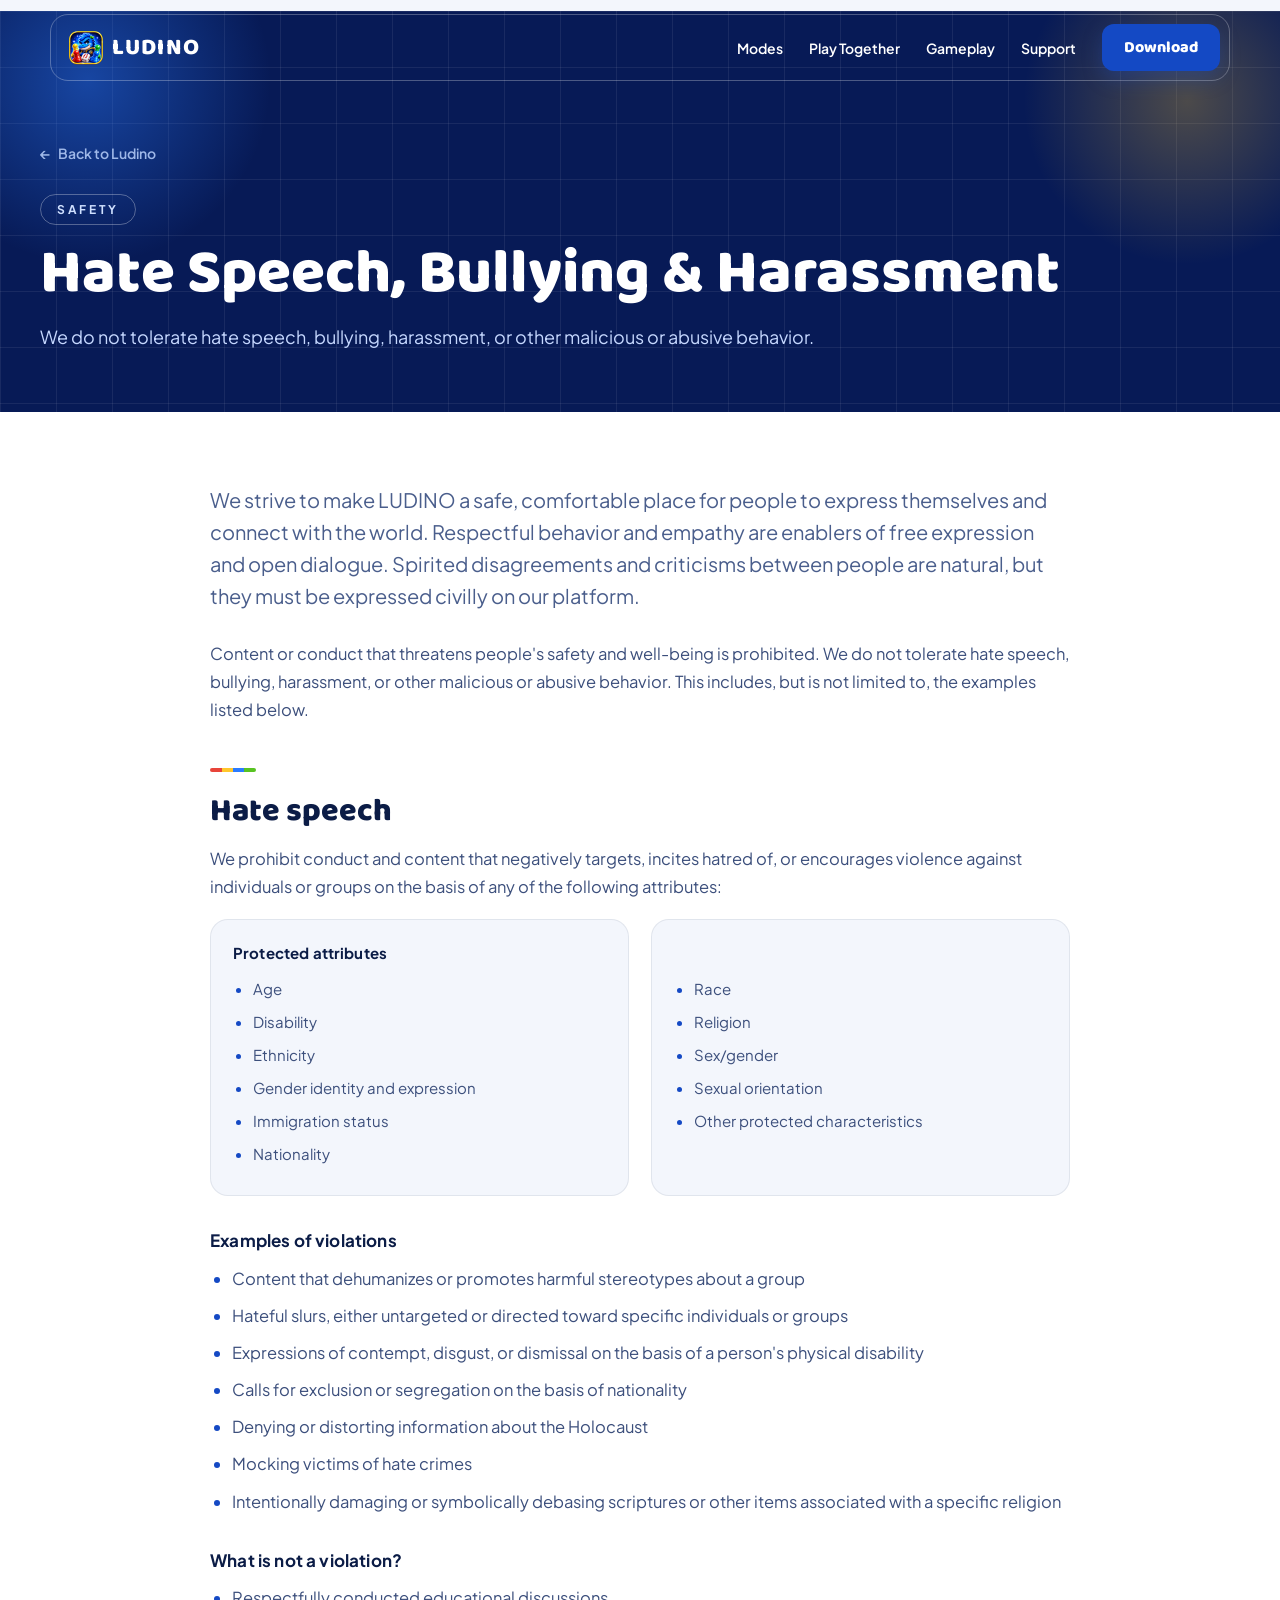
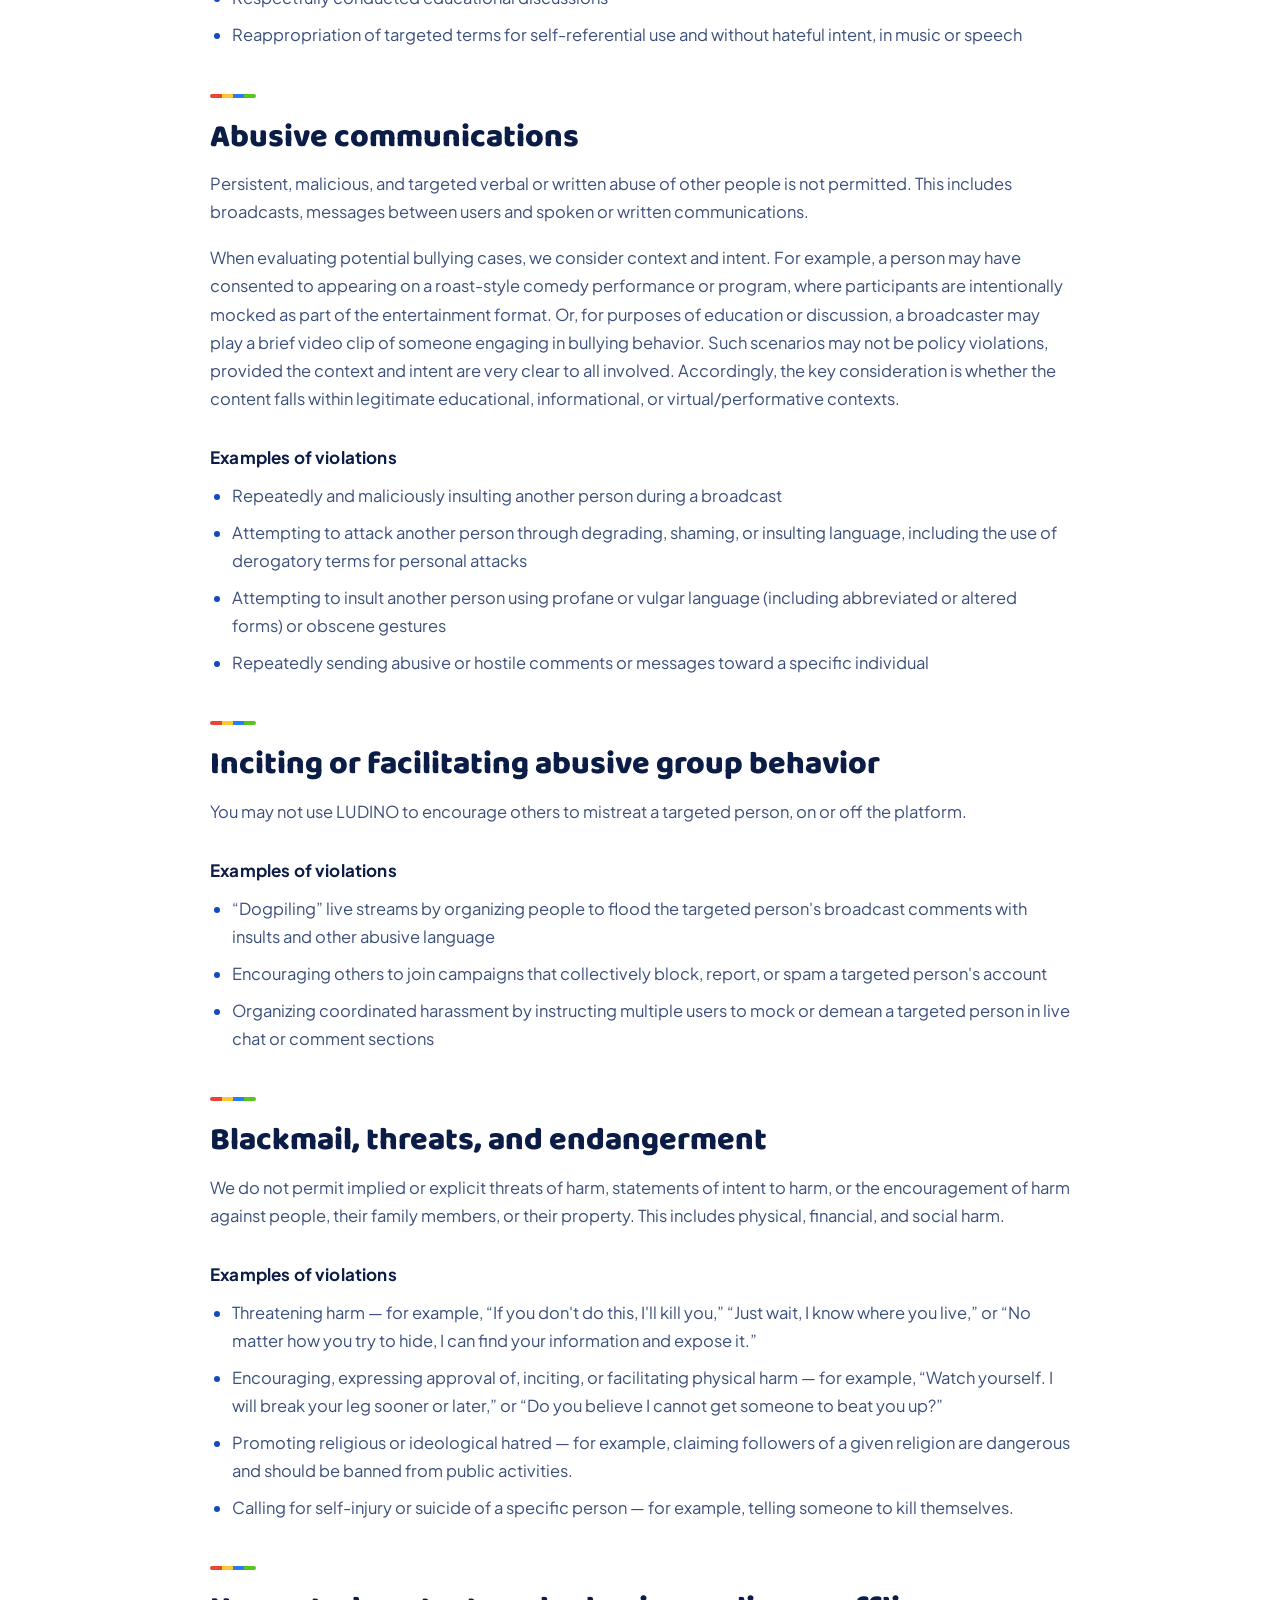
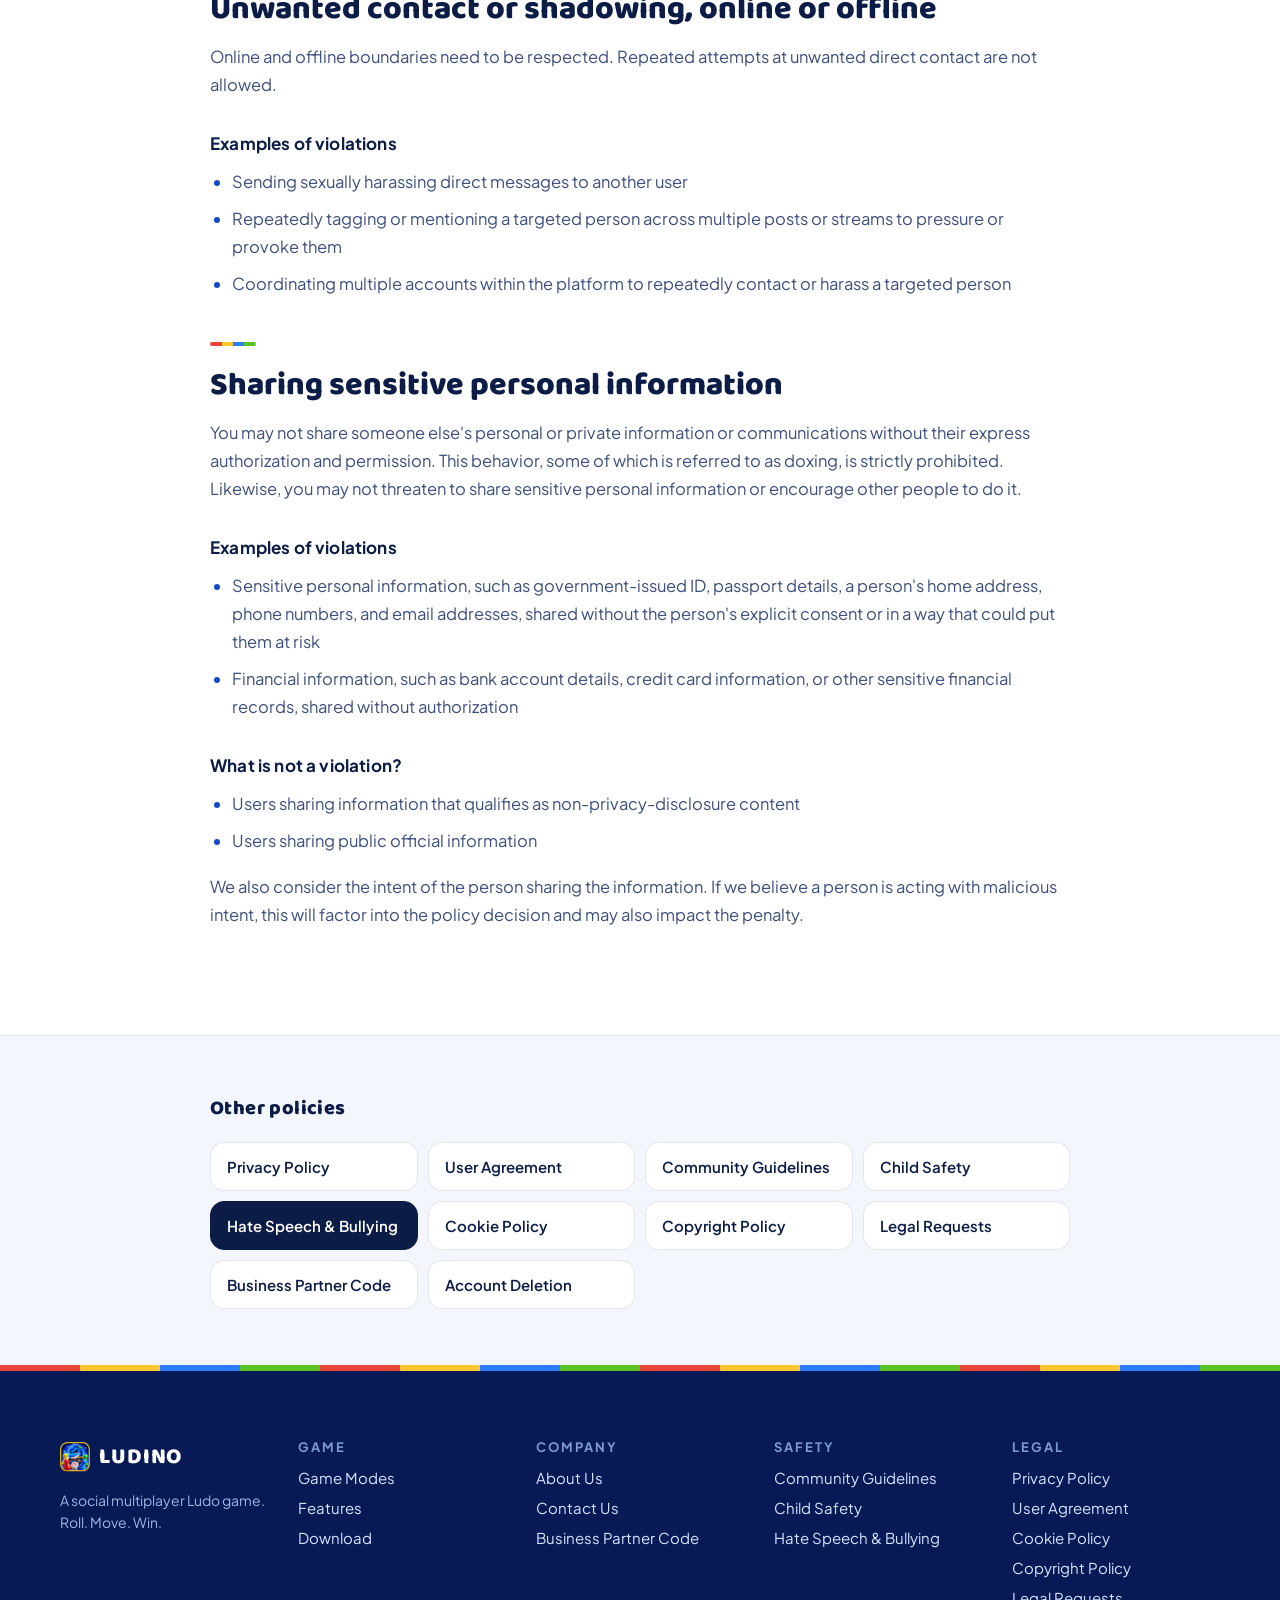
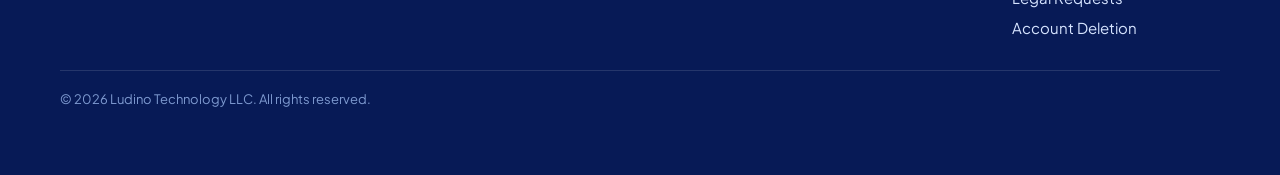
<file: anti-bullying.html>
<!DOCTYPE html>
<html lang="en">
<head>
<meta charset="utf-8" />
<meta name="viewport" content="width=device-width, initial-scale=1" />

<title>Hate Speech, Bullying &amp; Harassment | Ludino</title>
<meta name="description" content="Ludino's policies on hate speech, bullying, harassment, threats, doxing and abusive group behavior." />
<meta name="theme-color" content="#071A56" />
<link rel="canonical" href="https://usamayousaf516.github.io/ludino-website/anti-bullying.html" />

<meta property="og:type" content="website" />
<meta property="og:url" content="https://usamayousaf516.github.io/ludino-website/anti-bullying.html" />
<meta property="og:site_name" content="Ludino" />
<meta property="og:title" content="Hate Speech, Bullying &amp; Harassment | Ludino" />
<meta property="og:description" content="Ludino's policies on hate speech, bullying, harassment, threats, doxing and abusive group behavior." />
<meta property="og:image" content="https://usamayousaf516.github.io/ludino-website/img/og-cover.png" />
<meta name="twitter:card" content="summary_large_image" />
<meta name="twitter:image" content="https://usamayousaf516.github.io/ludino-website/img/og-cover.png" />

<link rel="icon" href="img/favicon-32.png" type="image/png" sizes="32x32" />
<link rel="icon" href="img/favicon-16.png" type="image/png" sizes="16x16" />
<link rel="apple-touch-icon" href="img/apple-touch-icon.png" />

<link rel="preconnect" href="https://fonts.googleapis.com" />
<link rel="preconnect" href="https://fonts.gstatic.com" crossorigin />
<link href="https://fonts.googleapis.com/css2?family=Baloo+2:wght@600;700;800&family=Plus+Jakarta+Sans:wght@400;500;600;700;800&display=swap" rel="stylesheet" />

<link rel="stylesheet" href="assets/css/styles.css" />
<link rel="stylesheet" href="assets/css/pages.css" />
</head>
<body class="doc-page">

<a class="skip-link" href="#main">Skip to content</a>

<div class="page">

  <header class="site-header">
    <div class="nav-shell">
      <a class="brand" href="index.html">
        <img class="brand__mark" src="img/brand-mark.png" alt="" width="136" height="136" />LUDINO
      </a>

      <button class="nav-toggle" type="button"
              aria-expanded="false" aria-controls="primary-nav" aria-label="Menu">
        <span class="nav-toggle__bar" aria-hidden="true"></span>
        <span class="nav-toggle__bar" aria-hidden="true"></span>
        <span class="nav-toggle__bar" aria-hidden="true"></span>
      </button>

      <nav class="nav" id="primary-nav" aria-label="Primary">
        <a href="index.html#modes">Modes</a>
        <a href="index.html#together">Play Together</a>
        <a href="index.html#gameplay">Gameplay</a>
        <a href="contact.html">Support</a>
      </nav>

      <a class="nav-cta" href="index.html#download">Download</a>
    </div>
  </header>

  <main id="main">

    <section class="page-hero">
      <div class="grid-overlay" aria-hidden="true"></div>
      <div class="blob page-hero__blob--1" aria-hidden="true"></div>
      <div class="blob page-hero__blob--2" aria-hidden="true"></div>

      <div class="page-hero__inner">
        <a class="crumb" href="index.html">Back to Ludino</a>
        <p class="eyebrow">Safety</p>
        <h1>Hate Speech, Bullying &amp; Harassment</h1>
        <p class="page-hero__lede">We do not tolerate hate speech, bullying, harassment, or other malicious or abusive behavior.</p>
      </div>
    </section>

    <section class="doc">
      <div class="doc__inner">
        <div class="doc__body">
          <p class="lead">We strive to make LUDINO a safe, comfortable place for people to express themselves and connect with the world. Respectful behavior and empathy are enablers of free expression and open dialogue. Spirited disagreements and criticisms between people are natural, but they must be expressed civilly on our platform.</p>

          <p>Content or conduct that threatens people's safety and well-being is prohibited. We do not tolerate hate speech, bullying, harassment, or other malicious or abusive behavior. This includes, but is not limited to, the examples listed below.</p>

          <h2>Hate speech</h2>
          <p>We prohibit conduct and content that negatively targets, incites hatred of, or encourages violence against individuals or groups on the basis of any of the following attributes:</p>
          <div class="info-grid">
            <div>
              <h3>Protected attributes</h3>
              <ul>
                <li>Age</li>
                <li>Disability</li>
                <li>Ethnicity</li>
                <li>Gender identity and expression</li>
                <li>Immigration status</li>
                <li>Nationality</li>
              </ul>
            </div>
            <div>
              <h3>&nbsp;</h3>
              <ul>
                <li>Race</li>
                <li>Religion</li>
                <li>Sex/gender</li>
                <li>Sexual orientation</li>
                <li>Other protected characteristics</li>
              </ul>
            </div>
          </div>

          <h3>Examples of violations</h3>
          <ul>
            <li>Content that dehumanizes or promotes harmful stereotypes about a group</li>
            <li>Hateful slurs, either untargeted or directed toward specific individuals or groups</li>
            <li>Expressions of contempt, disgust, or dismissal on the basis of a person's physical disability</li>
            <li>Calls for exclusion or segregation on the basis of nationality</li>
            <li>Denying or distorting information about the Holocaust</li>
            <li>Mocking victims of hate crimes</li>
            <li>Intentionally damaging or symbolically debasing scriptures or other items associated with a specific religion</li>
          </ul>

          <h3>What is not a violation?</h3>
          <ul>
            <li>Respectfully conducted educational discussions</li>
            <li>Reappropriation of targeted terms for self-referential use and without hateful intent, in music or speech</li>
          </ul>

          <h2>Abusive communications</h2>
          <p>Persistent, malicious, and targeted verbal or written abuse of other people is not permitted. This includes broadcasts, messages between users and spoken or written communications.</p>
          <p>When evaluating potential bullying cases, we consider context and intent. For example, a person may have consented to appearing on a roast-style comedy performance or program, where participants are intentionally mocked as part of the entertainment format. Or, for purposes of education or discussion, a broadcaster may play a brief video clip of someone engaging in bullying behavior. Such scenarios may not be policy violations, provided the context and intent are very clear to all involved. Accordingly, the key consideration is whether the content falls within legitimate educational, informational, or virtual/performative contexts.</p>

          <h3>Examples of violations</h3>
          <ul>
            <li>Repeatedly and maliciously insulting another person during a broadcast</li>
            <li>Attempting to attack another person through degrading, shaming, or insulting language, including the use of derogatory terms for personal attacks</li>
            <li>Attempting to insult another person using profane or vulgar language (including abbreviated or altered forms) or obscene gestures</li>
            <li>Repeatedly sending abusive or hostile comments or messages toward a specific individual</li>
          </ul>

          <h2>Inciting or facilitating abusive group behavior</h2>
          <p>You may not use LUDINO to encourage others to mistreat a targeted person, on or off the platform.</p>

          <h3>Examples of violations</h3>
          <ul>
            <li>&ldquo;Dogpiling&rdquo; live streams by organizing people to flood the targeted person's broadcast comments with insults and other abusive language</li>
            <li>Encouraging others to join campaigns that collectively block, report, or spam a targeted person's account</li>
            <li>Organizing coordinated harassment by instructing multiple users to mock or demean a targeted person in live chat or comment sections</li>
          </ul>

          <h2>Blackmail, threats, and endangerment</h2>
          <p>We do not permit implied or explicit threats of harm, statements of intent to harm, or the encouragement of harm against people, their family members, or their property. This includes physical, financial, and social harm.</p>

          <h3>Examples of violations</h3>
          <ul>
            <li>Threatening harm &mdash; for example, &ldquo;If you don't do this, I'll kill you,&rdquo; &ldquo;Just wait, I know where you live,&rdquo; or &ldquo;No matter how you try to hide, I can find your information and expose it.&rdquo;</li>
            <li>Encouraging, expressing approval of, inciting, or facilitating physical harm &mdash; for example, &ldquo;Watch yourself. I will break your leg sooner or later,&rdquo; or &ldquo;Do you believe I cannot get someone to beat you up?&rdquo;</li>
            <li>Promoting religious or ideological hatred &mdash; for example, claiming followers of a given religion are dangerous and should be banned from public activities.</li>
            <li>Calling for self-injury or suicide of a specific person &mdash; for example, telling someone to kill themselves.</li>
          </ul>

          <h2>Unwanted contact or shadowing, online or offline</h2>
          <p>Online and offline boundaries need to be respected. Repeated attempts at unwanted direct contact are not allowed.</p>

          <h3>Examples of violations</h3>
          <ul>
            <li>Sending sexually harassing direct messages to another user</li>
            <li>Repeatedly tagging or mentioning a targeted person across multiple posts or streams to pressure or provoke them</li>
            <li>Coordinating multiple accounts within the platform to repeatedly contact or harass a targeted person</li>
          </ul>

          <h2>Sharing sensitive personal information</h2>
          <p>You may not share someone else's personal or private information or communications without their express authorization and permission. This behavior, some of which is referred to as doxing, is strictly prohibited. Likewise, you may not threaten to share sensitive personal information or encourage other people to do it.</p>

          <h3>Examples of violations</h3>
          <ul>
            <li>Sensitive personal information, such as government-issued ID, passport details, a person's home address, phone numbers, and email addresses, shared without the person's explicit consent or in a way that could put them at risk</li>
            <li>Financial information, such as bank account details, credit card information, or other sensitive financial records, shared without authorization</li>
          </ul>

          <h3>What is not a violation?</h3>
          <ul>
            <li>Users sharing information that qualifies as non-privacy-disclosure content</li>
            <li>Users sharing public official information</li>
          </ul>

          <p>We also consider the intent of the person sharing the information. If we believe a person is acting with malicious intent, this will factor into the policy decision and may also impact the penalty.</p>
        </div>
      </div>
    </section>

  <section class="doc-switch">
    <div class="doc-switch__inner">
      <h2>Other policies</h2>
      <ul>
            <li><a href="privacy-policy.html">Privacy Policy</a></li>
            <li><a href="terms.html">User Agreement</a></li>
            <li><a href="community-guidelines.html">Community Guidelines</a></li>
            <li><a href="child-safety.html">Child Safety</a></li>
            <li><a href="anti-bullying.html" aria-current="page">Hate Speech &amp; Bullying</a></li>
            <li><a href="cookie-policy.html">Cookie Policy</a></li>
            <li><a href="copyright.html">Copyright Policy</a></li>
            <li><a href="legal-requests.html">Legal Requests</a></li>
            <li><a href="code-of-conduct.html">Business Partner Code</a></li>
            <li><a href="account-deletion.html">Account Deletion</a></li>
      </ul>
    </div>
  </section>
  </main>

  <footer class="site-footer" id="support">
    <div class="footer__rule" aria-hidden="true"></div>

    <div class="footer__inner">
      <div class="footer__cols">

        <div>
          <div class="footer__brand">
            <img class="brand__mark" src="img/brand-mark.png" alt="" width="136" height="136" />LUDINO
          </div>
          <p class="footer__tagline">A social multiplayer Ludo game. Roll. Move. Win.</p>
        </div>

        <div>
          <h3>Game</h3>
          <ul>
            <li><a href="index.html#modes">Game Modes</a></li>
            <li><a href="index.html#together">Features</a></li>
            <li><a href="index.html#download">Download</a></li>
          </ul>
        </div>

        <div>
          <h3>Company</h3>
          <ul>
            <li><a href="about.html">About Us</a></li>
            <li><a href="contact.html">Contact Us</a></li>
            <li><a href="code-of-conduct.html">Business Partner Code</a></li>
          </ul>
        </div>

        <div>
          <h3>Safety</h3>
          <ul>
            <li><a href="community-guidelines.html">Community Guidelines</a></li>
            <li><a href="child-safety.html">Child Safety</a></li>
            <li><a href="anti-bullying.html">Hate Speech &amp; Bullying</a></li>
          </ul>
        </div>

        <div>
          <h3>Legal</h3>
          <ul>
            <li><a href="privacy-policy.html">Privacy Policy</a></li>
            <li><a href="terms.html">User Agreement</a></li>
            <li><a href="cookie-policy.html">Cookie Policy</a></li>
            <li><a href="copyright.html">Copyright Policy</a></li>
            <li><a href="legal-requests.html">Legal Requests</a></li>
            <li><a href="account-deletion.html">Account Deletion</a></li>
          </ul>
        </div>

      </div>

      <div class="footer__base">
        <p>&copy; <span data-year>2026</span> Ludino Technology LLC. All rights reserved.</p>
      </div>
    </div>
  </footer>

</div>

<script src="assets/js/main.js" defer></script>
</body>
</html>
</file>
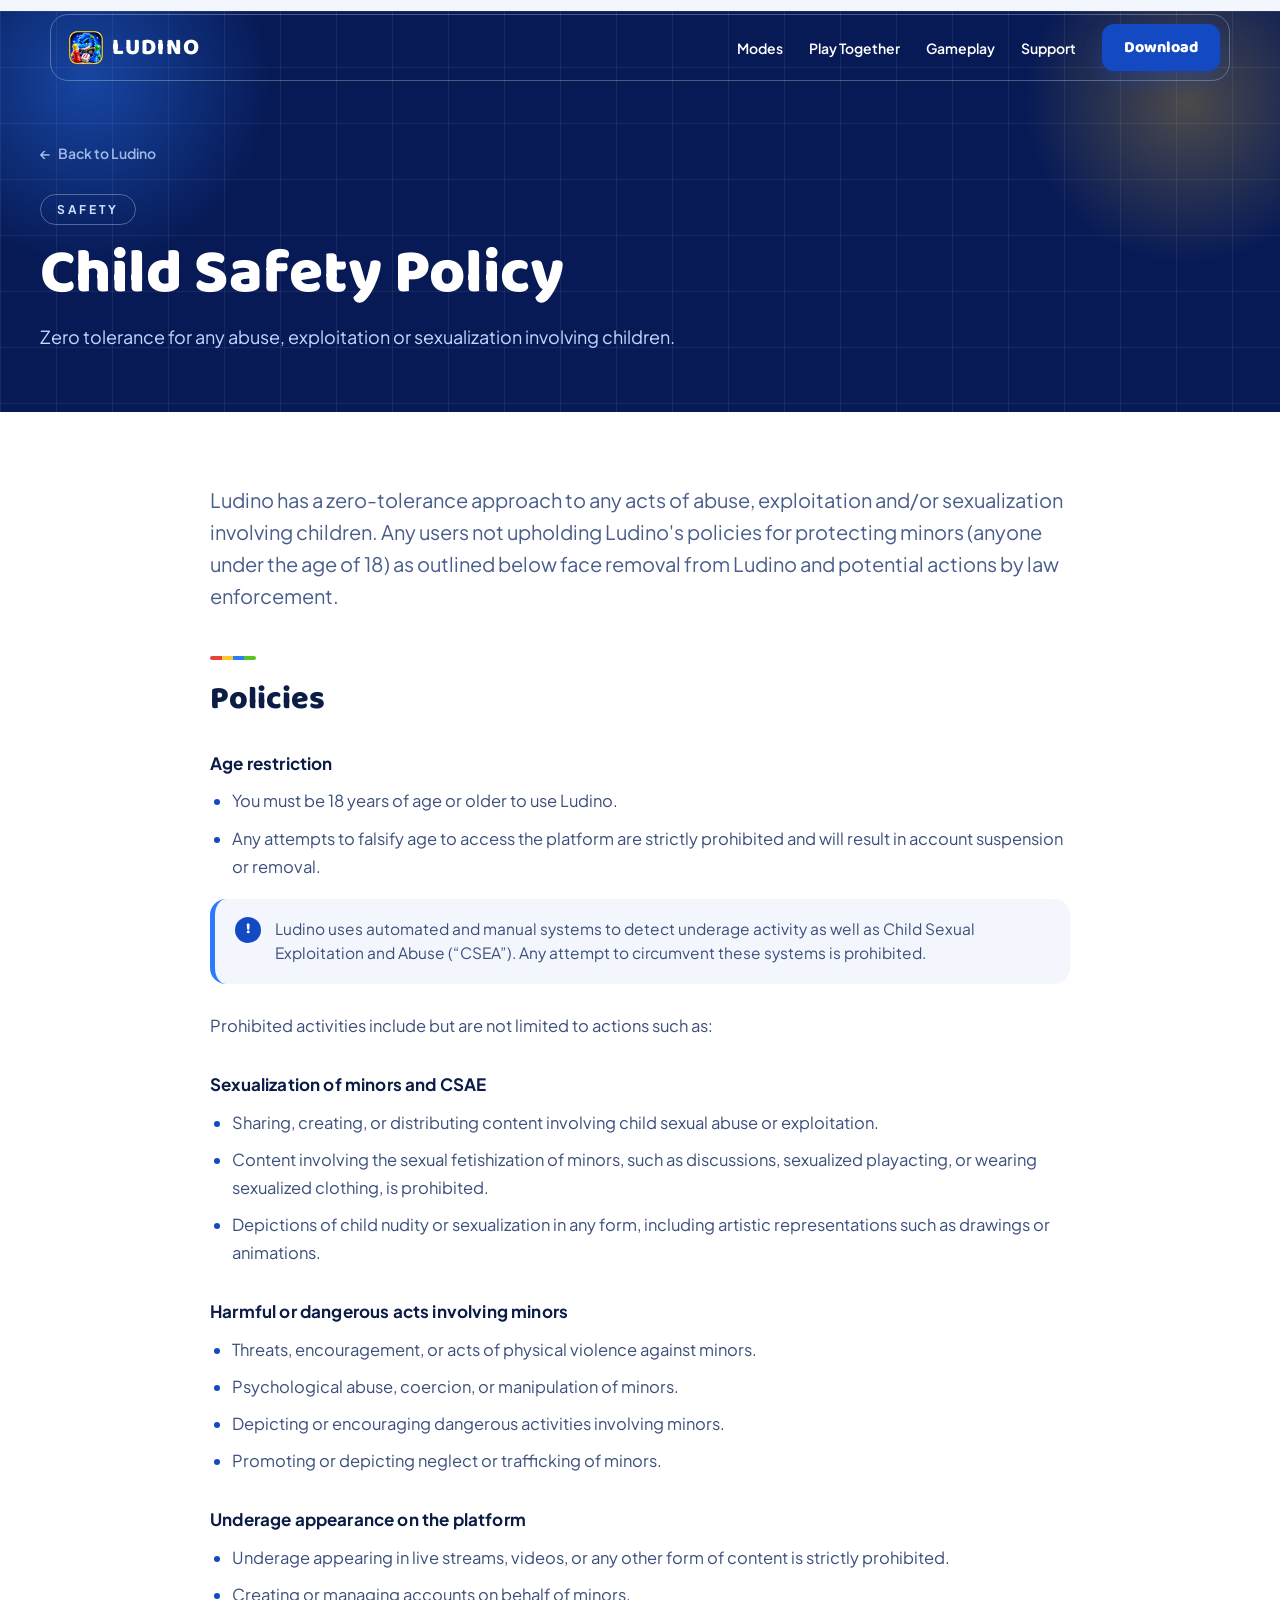
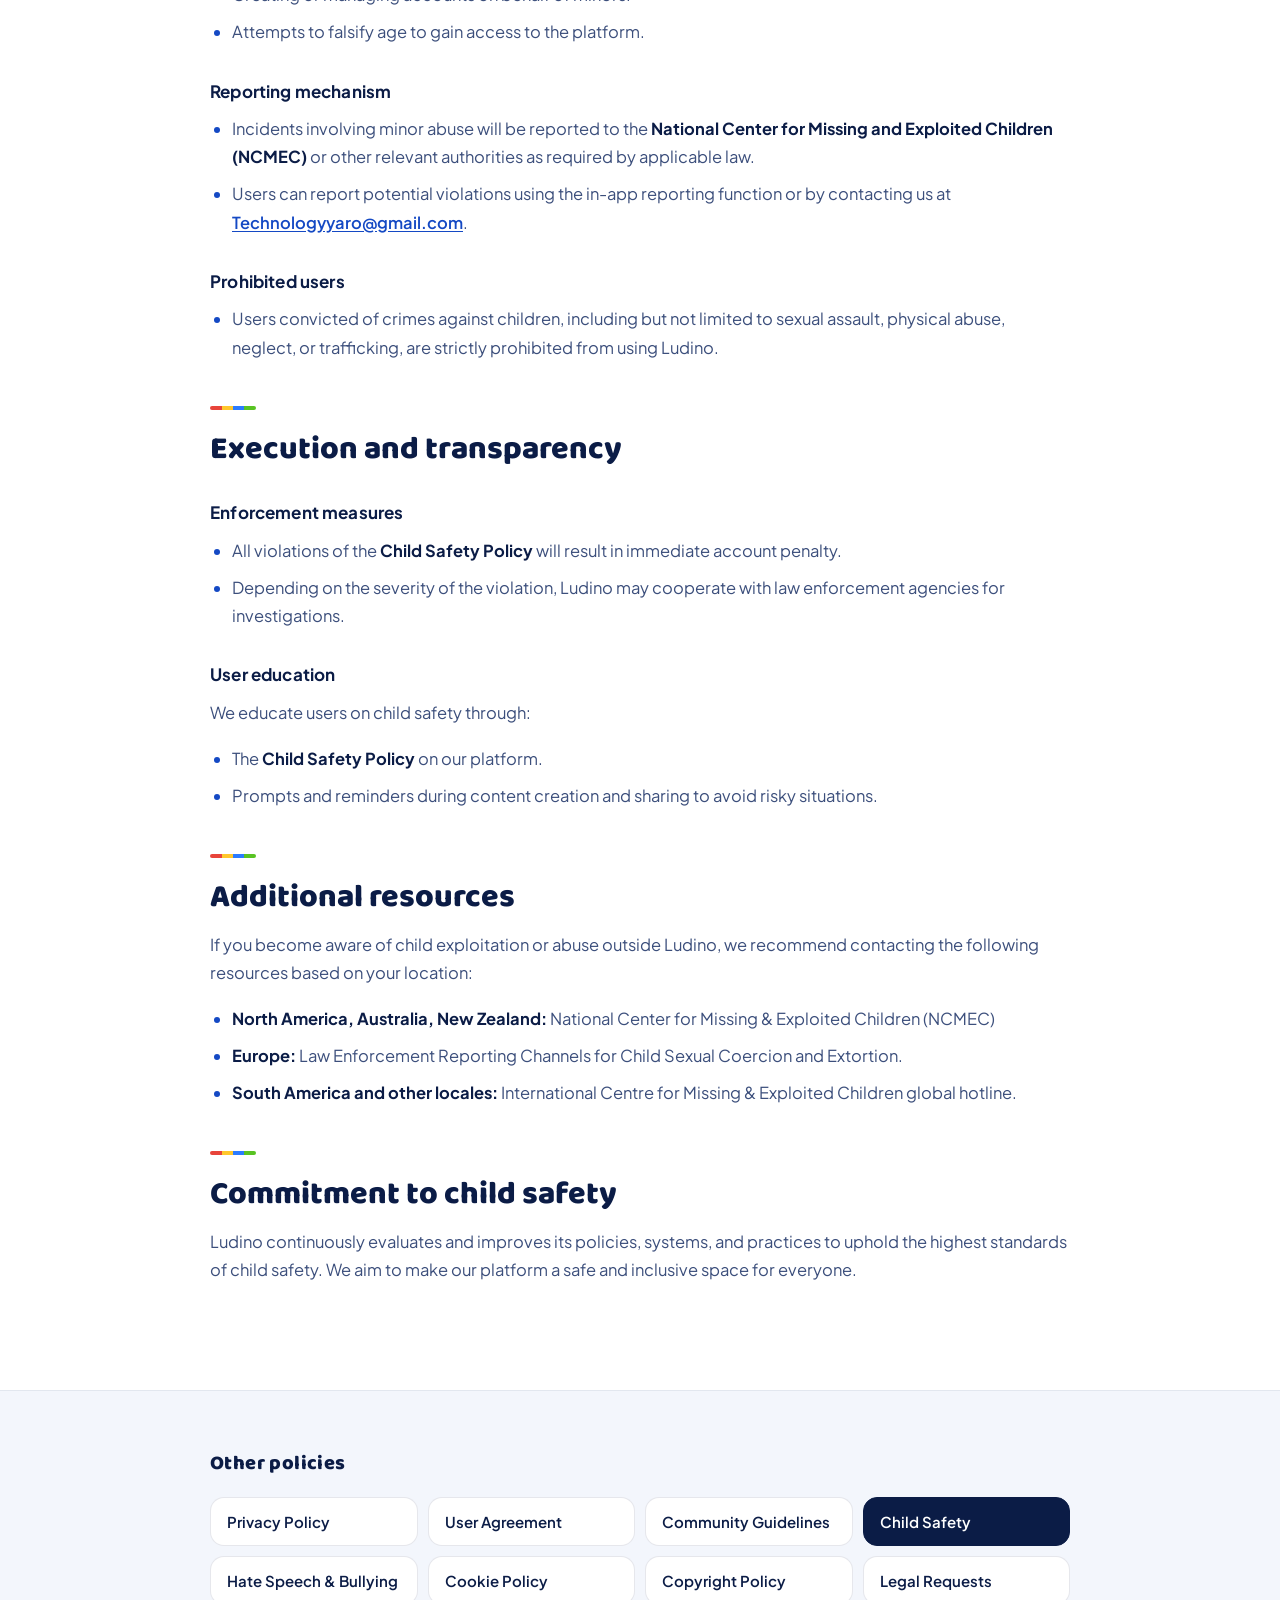
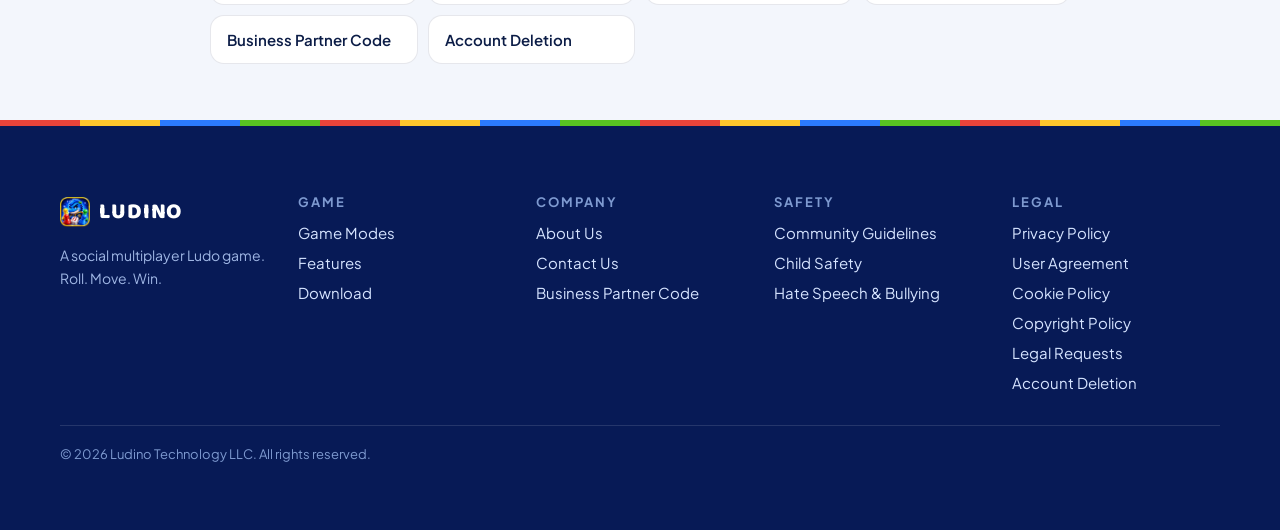
<file: child-safety.html>
<!DOCTYPE html>
<html lang="en">
<head>
<meta charset="utf-8" />
<meta name="viewport" content="width=device-width, initial-scale=1" />

<title>Child Safety Policy | Ludino</title>
<meta name="description" content="Ludino has a zero-tolerance approach to abuse, exploitation or sexualization involving children." />
<meta name="theme-color" content="#071A56" />
<link rel="canonical" href="https://usamayousaf516.github.io/ludino-website/child-safety.html" />

<meta property="og:type" content="website" />
<meta property="og:url" content="https://usamayousaf516.github.io/ludino-website/child-safety.html" />
<meta property="og:site_name" content="Ludino" />
<meta property="og:title" content="Child Safety Policy | Ludino" />
<meta property="og:description" content="Ludino has a zero-tolerance approach to abuse, exploitation or sexualization involving children." />
<meta property="og:image" content="https://usamayousaf516.github.io/ludino-website/img/og-cover.png" />
<meta name="twitter:card" content="summary_large_image" />
<meta name="twitter:image" content="https://usamayousaf516.github.io/ludino-website/img/og-cover.png" />

<link rel="icon" href="img/favicon-32.png" type="image/png" sizes="32x32" />
<link rel="icon" href="img/favicon-16.png" type="image/png" sizes="16x16" />
<link rel="apple-touch-icon" href="img/apple-touch-icon.png" />

<link rel="preconnect" href="https://fonts.googleapis.com" />
<link rel="preconnect" href="https://fonts.gstatic.com" crossorigin />
<link href="https://fonts.googleapis.com/css2?family=Baloo+2:wght@600;700;800&family=Plus+Jakarta+Sans:wght@400;500;600;700;800&display=swap" rel="stylesheet" />

<link rel="stylesheet" href="assets/css/styles.css" />
<link rel="stylesheet" href="assets/css/pages.css" />
</head>
<body class="doc-page">

<a class="skip-link" href="#main">Skip to content</a>

<div class="page">

  <header class="site-header">
    <div class="nav-shell">
      <a class="brand" href="index.html">
        <img class="brand__mark" src="img/brand-mark.png" alt="" width="136" height="136" />LUDINO
      </a>

      <button class="nav-toggle" type="button"
              aria-expanded="false" aria-controls="primary-nav" aria-label="Menu">
        <span class="nav-toggle__bar" aria-hidden="true"></span>
        <span class="nav-toggle__bar" aria-hidden="true"></span>
        <span class="nav-toggle__bar" aria-hidden="true"></span>
      </button>

      <nav class="nav" id="primary-nav" aria-label="Primary">
        <a href="index.html#modes">Modes</a>
        <a href="index.html#together">Play Together</a>
        <a href="index.html#gameplay">Gameplay</a>
        <a href="contact.html">Support</a>
      </nav>

      <a class="nav-cta" href="index.html#download">Download</a>
    </div>
  </header>

  <main id="main">

    <section class="page-hero">
      <div class="grid-overlay" aria-hidden="true"></div>
      <div class="blob page-hero__blob--1" aria-hidden="true"></div>
      <div class="blob page-hero__blob--2" aria-hidden="true"></div>

      <div class="page-hero__inner">
        <a class="crumb" href="index.html">Back to Ludino</a>
        <p class="eyebrow">Safety</p>
        <h1>Child Safety Policy</h1>
        <p class="page-hero__lede">Zero tolerance for any abuse, exploitation or sexualization involving children.</p>
      </div>
    </section>

    <section class="doc">
      <div class="doc__inner">
        <div class="doc__body">
          <p class="lead">Ludino has a zero-tolerance approach to any acts of abuse, exploitation and/or sexualization involving children. Any users not upholding Ludino's policies for protecting minors (anyone under the age of 18) as outlined below face removal from Ludino and potential actions by law enforcement.</p>

          <h2>Policies</h2>

          <h3>Age restriction</h3>
          <ul>
            <li>You must be 18 years of age or older to use Ludino.</li>
            <li>Any attempts to falsify age to access the platform are strictly prohibited and will result in account suspension or removal.</li>
          </ul>

          <div class="callout">
            <div class="callout__icon" aria-hidden="true">!</div>
            <p>Ludino uses automated and manual systems to detect underage activity as well as Child Sexual Exploitation and Abuse (&ldquo;CSEA&rdquo;). Any attempt to circumvent these systems is prohibited.</p>
          </div>

          <p>Prohibited activities include but are not limited to actions such as:</p>

          <h3>Sexualization of minors and CSAE</h3>
          <ul>
            <li>Sharing, creating, or distributing content involving child sexual abuse or exploitation.</li>
            <li>Content involving the sexual fetishization of minors, such as discussions, sexualized playacting, or wearing sexualized clothing, is prohibited.</li>
            <li>Depictions of child nudity or sexualization in any form, including artistic representations such as drawings or animations.</li>
          </ul>

          <h3>Harmful or dangerous acts involving minors</h3>
          <ul>
            <li>Threats, encouragement, or acts of physical violence against minors.</li>
            <li>Psychological abuse, coercion, or manipulation of minors.</li>
            <li>Depicting or encouraging dangerous activities involving minors.</li>
            <li>Promoting or depicting neglect or trafficking of minors.</li>
          </ul>

          <h3>Underage appearance on the platform</h3>
          <ul>
            <li>Underage appearing in live streams, videos, or any other form of content is strictly prohibited.</li>
            <li>Creating or managing accounts on behalf of minors.</li>
            <li>Attempts to falsify age to gain access to the platform.</li>
          </ul>

          <h3>Reporting mechanism</h3>
          <ul>
            <li>Incidents involving minor abuse will be reported to the <strong>National Center for Missing and Exploited Children (NCMEC)</strong> or other relevant authorities as required by applicable law.</li>
            <li>Users can report potential violations using the in-app reporting function or by contacting us at <a href="mailto:Technologyyaro@gmail.com">Technologyyaro@gmail.com</a>.</li>
          </ul>

          <h3>Prohibited users</h3>
          <ul>
            <li>Users convicted of crimes against children, including but not limited to sexual assault, physical abuse, neglect, or trafficking, are strictly prohibited from using Ludino.</li>
          </ul>

          <h2>Execution and transparency</h2>

          <h3>Enforcement measures</h3>
          <ul>
            <li>All violations of the <strong>Child Safety Policy</strong> will result in immediate account penalty.</li>
            <li>Depending on the severity of the violation, Ludino may cooperate with law enforcement agencies for investigations.</li>
          </ul>

          <h3>User education</h3>
          <p>We educate users on child safety through:</p>
          <ul>
            <li>The <strong>Child Safety Policy</strong> on our platform.</li>
            <li>Prompts and reminders during content creation and sharing to avoid risky situations.</li>
          </ul>

          <h2>Additional resources</h2>
          <p>If you become aware of child exploitation or abuse outside Ludino, we recommend contacting the following resources based on your location:</p>
          <ul>
            <li><strong>North America, Australia, New Zealand:</strong> National Center for Missing &amp; Exploited Children (NCMEC)</li>
            <li><strong>Europe:</strong> Law Enforcement Reporting Channels for Child Sexual Coercion and Extortion.</li>
            <li><strong>South America and other locales:</strong> International Centre for Missing &amp; Exploited Children global hotline.</li>
          </ul>

          <h2>Commitment to child safety</h2>
          <p>Ludino continuously evaluates and improves its policies, systems, and practices to uphold the highest standards of child safety. We aim to make our platform a safe and inclusive space for everyone.</p>
        </div>
      </div>
    </section>

  <section class="doc-switch">
    <div class="doc-switch__inner">
      <h2>Other policies</h2>
      <ul>
            <li><a href="privacy-policy.html">Privacy Policy</a></li>
            <li><a href="terms.html">User Agreement</a></li>
            <li><a href="community-guidelines.html">Community Guidelines</a></li>
            <li><a href="child-safety.html" aria-current="page">Child Safety</a></li>
            <li><a href="anti-bullying.html">Hate Speech &amp; Bullying</a></li>
            <li><a href="cookie-policy.html">Cookie Policy</a></li>
            <li><a href="copyright.html">Copyright Policy</a></li>
            <li><a href="legal-requests.html">Legal Requests</a></li>
            <li><a href="code-of-conduct.html">Business Partner Code</a></li>
            <li><a href="account-deletion.html">Account Deletion</a></li>
      </ul>
    </div>
  </section>
  </main>

  <footer class="site-footer" id="support">
    <div class="footer__rule" aria-hidden="true"></div>

    <div class="footer__inner">
      <div class="footer__cols">

        <div>
          <div class="footer__brand">
            <img class="brand__mark" src="img/brand-mark.png" alt="" width="136" height="136" />LUDINO
          </div>
          <p class="footer__tagline">A social multiplayer Ludo game. Roll. Move. Win.</p>
        </div>

        <div>
          <h3>Game</h3>
          <ul>
            <li><a href="index.html#modes">Game Modes</a></li>
            <li><a href="index.html#together">Features</a></li>
            <li><a href="index.html#download">Download</a></li>
          </ul>
        </div>

        <div>
          <h3>Company</h3>
          <ul>
            <li><a href="about.html">About Us</a></li>
            <li><a href="contact.html">Contact Us</a></li>
            <li><a href="code-of-conduct.html">Business Partner Code</a></li>
          </ul>
        </div>

        <div>
          <h3>Safety</h3>
          <ul>
            <li><a href="community-guidelines.html">Community Guidelines</a></li>
            <li><a href="child-safety.html">Child Safety</a></li>
            <li><a href="anti-bullying.html">Hate Speech &amp; Bullying</a></li>
          </ul>
        </div>

        <div>
          <h3>Legal</h3>
          <ul>
            <li><a href="privacy-policy.html">Privacy Policy</a></li>
            <li><a href="terms.html">User Agreement</a></li>
            <li><a href="cookie-policy.html">Cookie Policy</a></li>
            <li><a href="copyright.html">Copyright Policy</a></li>
            <li><a href="legal-requests.html">Legal Requests</a></li>
            <li><a href="account-deletion.html">Account Deletion</a></li>
          </ul>
        </div>

      </div>

      <div class="footer__base">
        <p>&copy; <span data-year>2026</span> Ludino Technology LLC. All rights reserved.</p>
      </div>
    </div>
  </footer>

</div>

<script src="assets/js/main.js" defer></script>
</body>
</html>
</file>
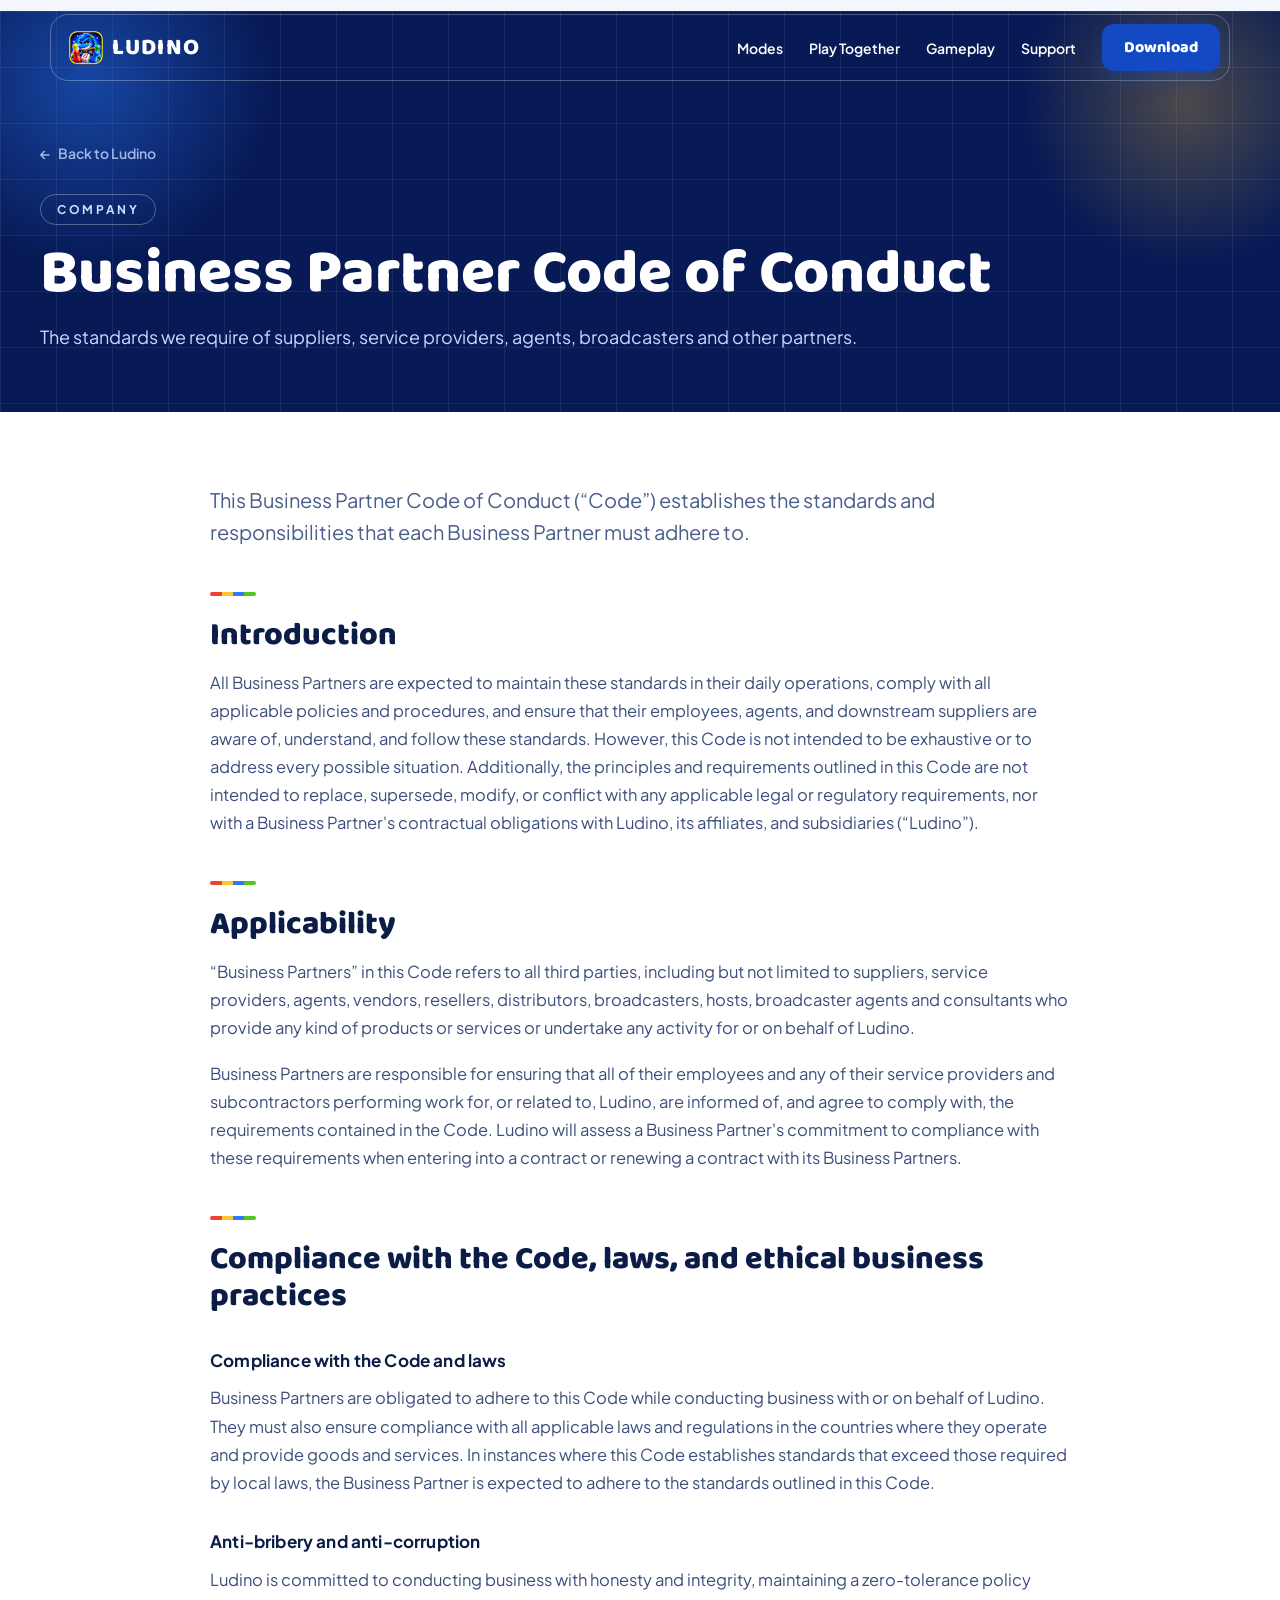
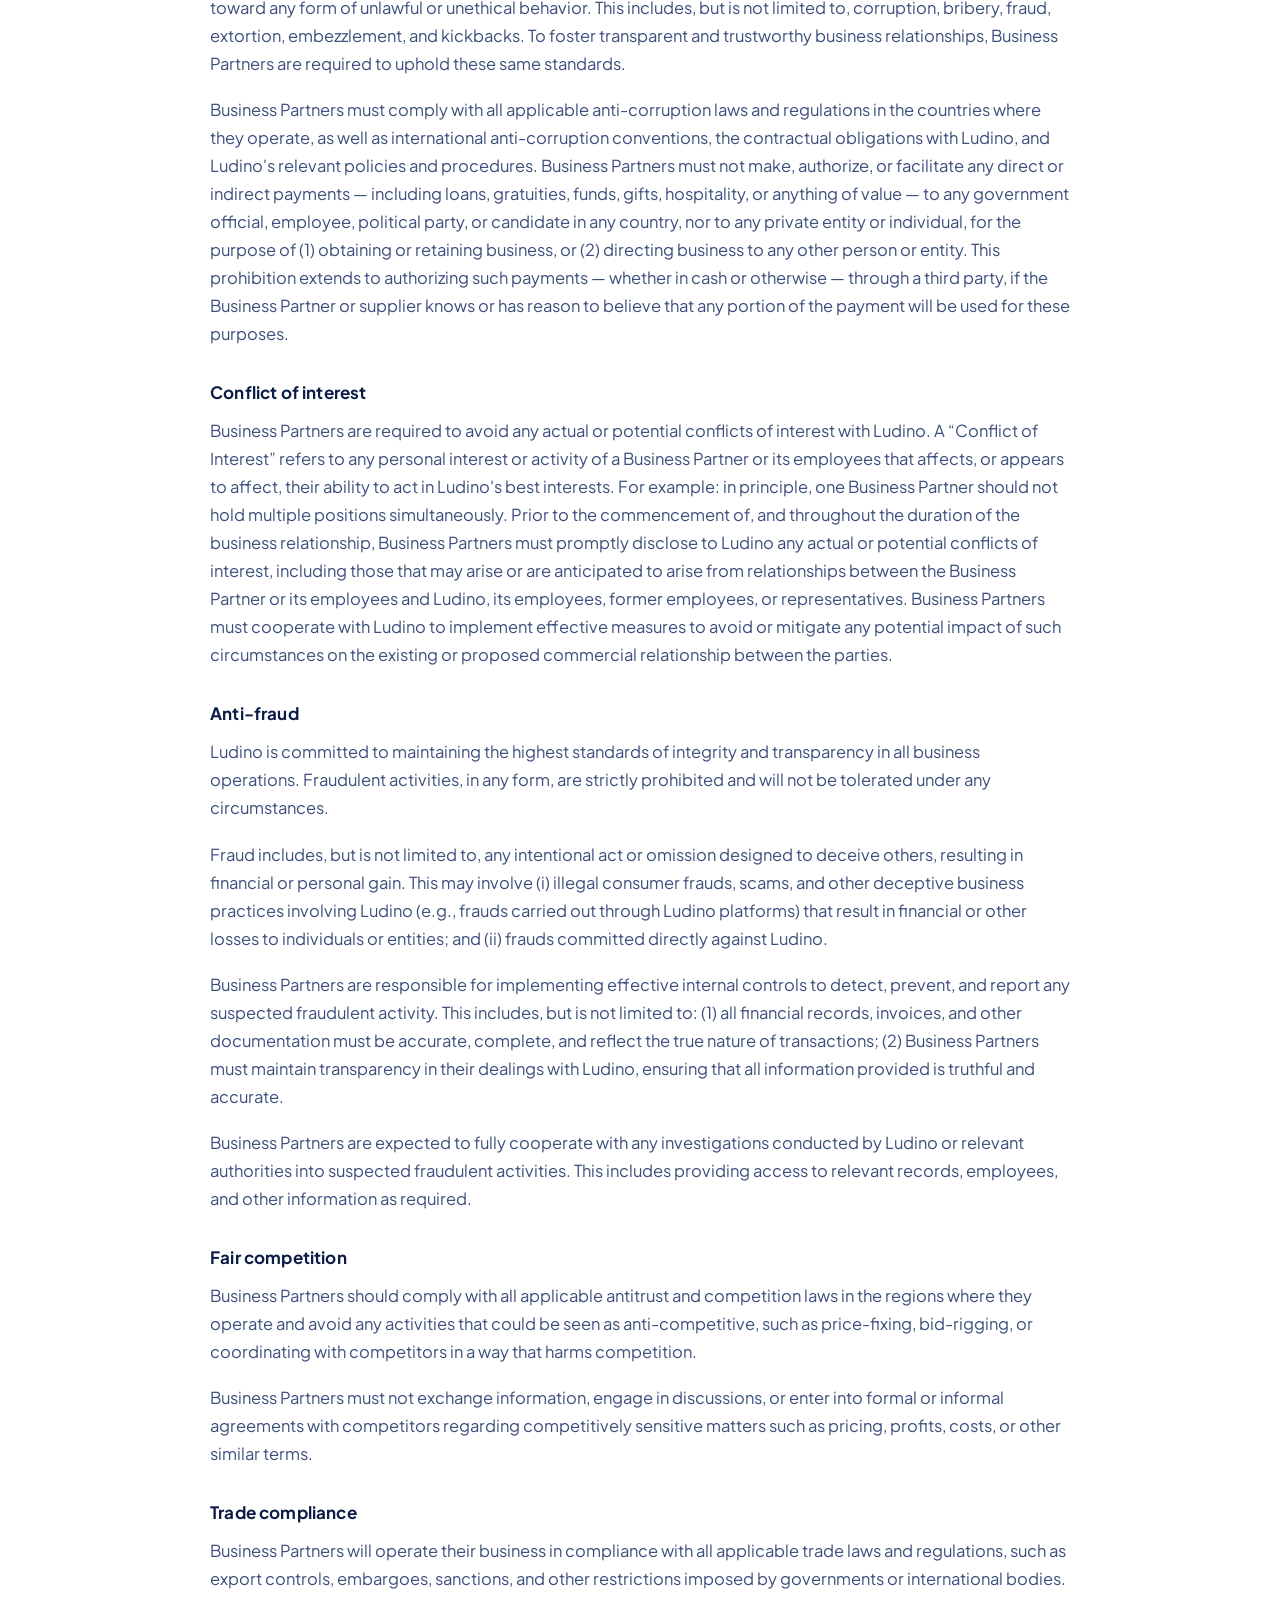
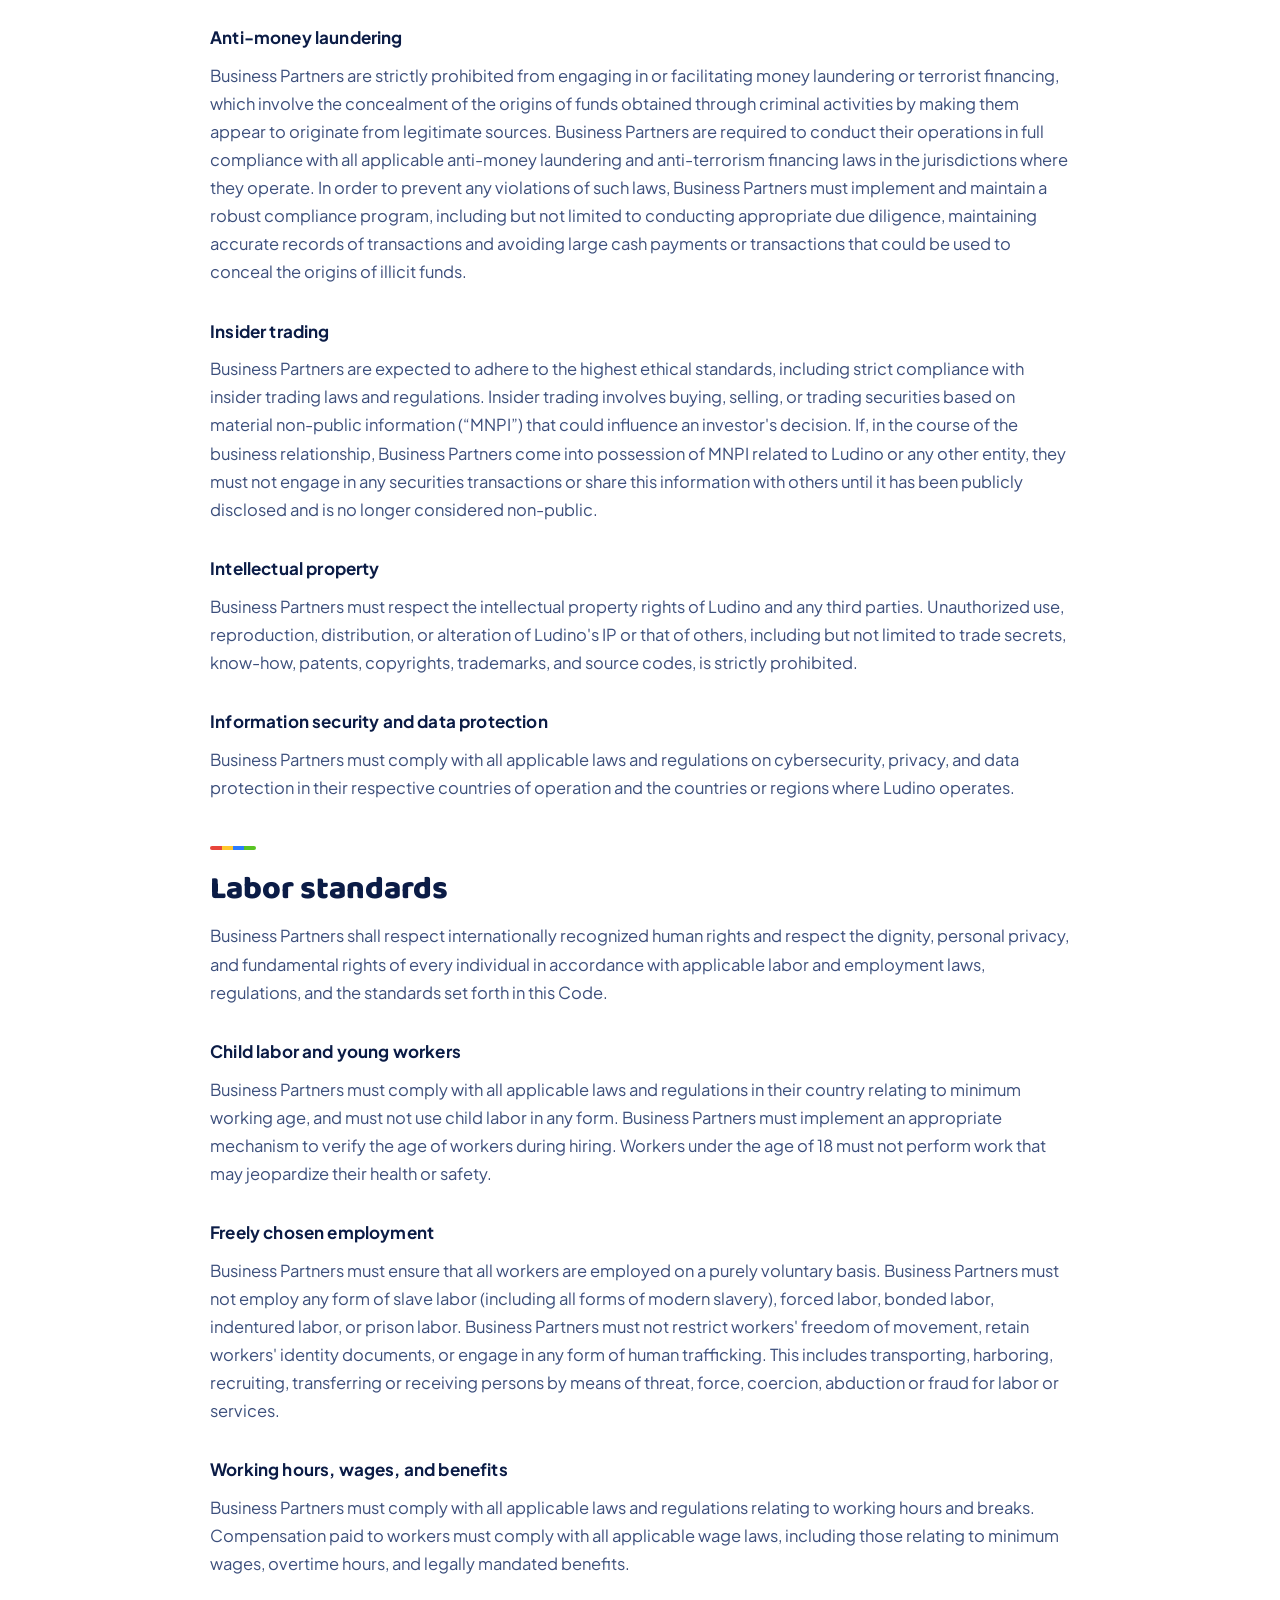
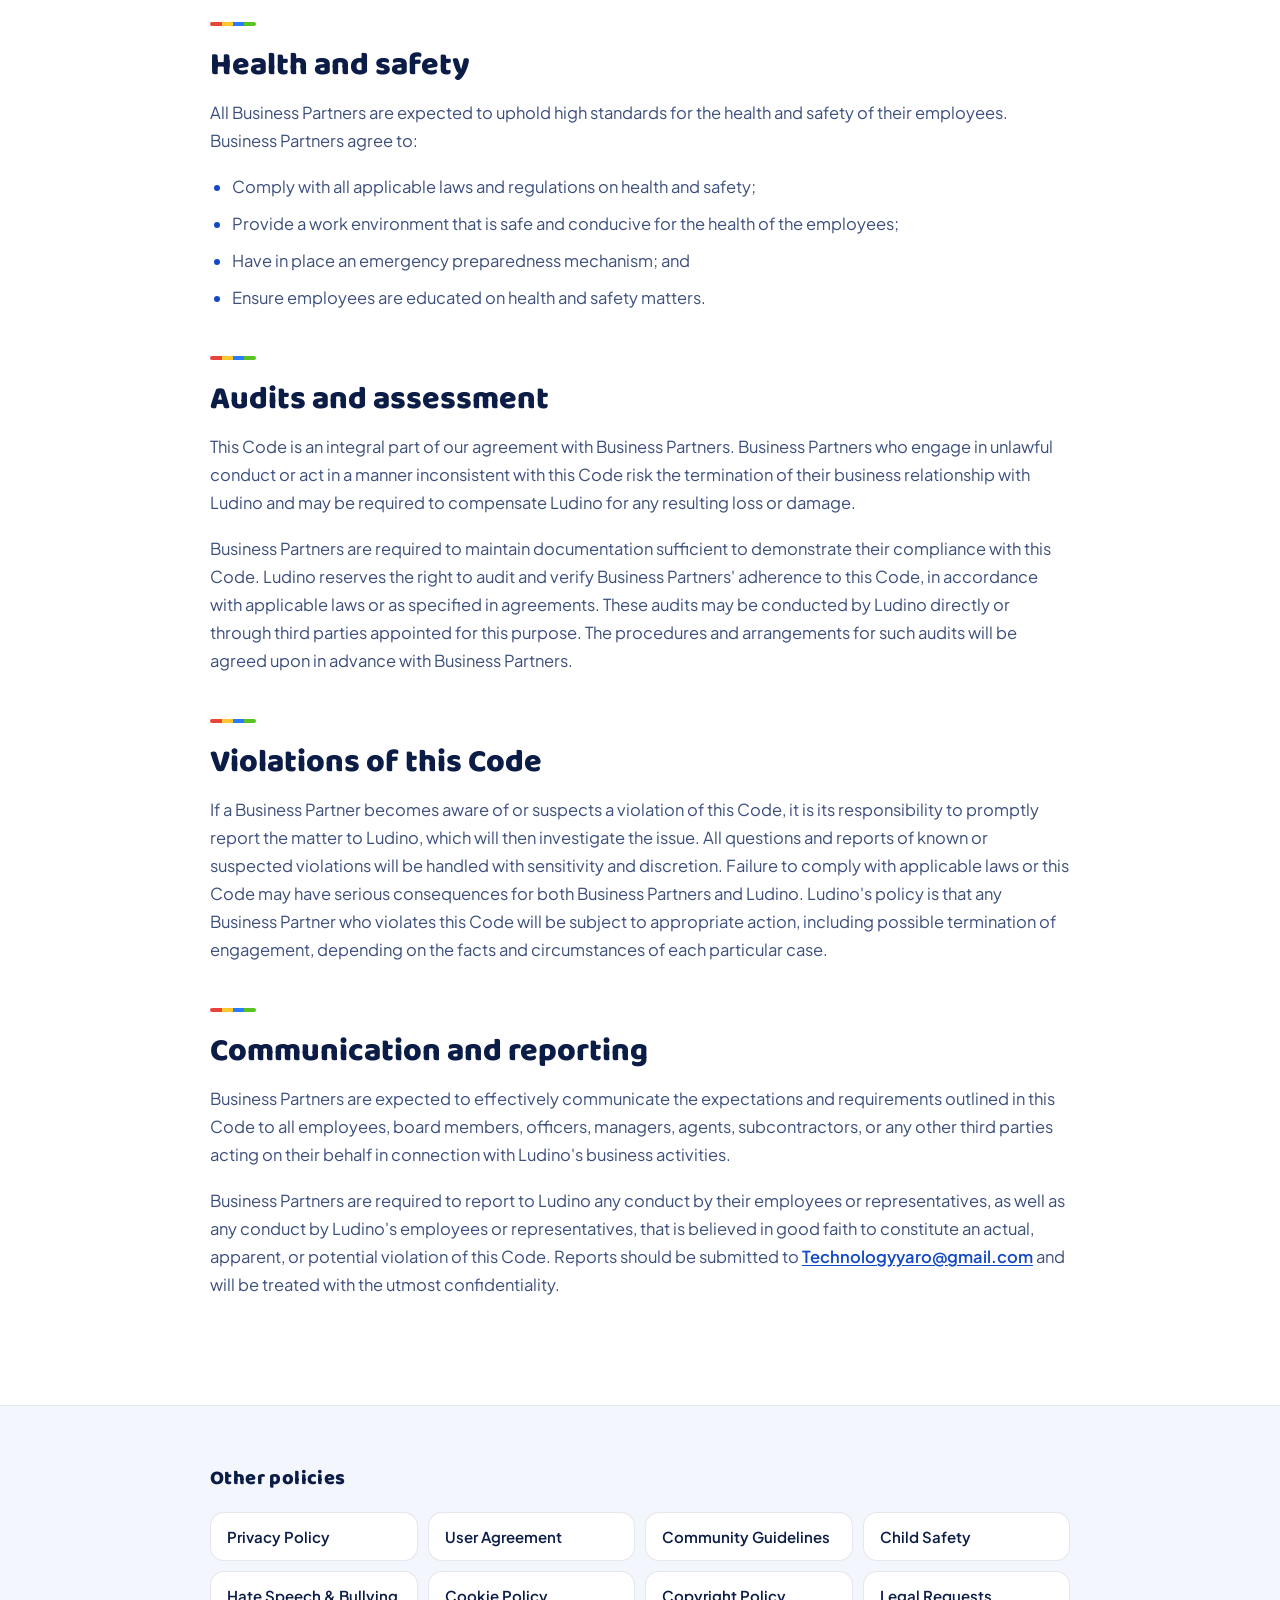
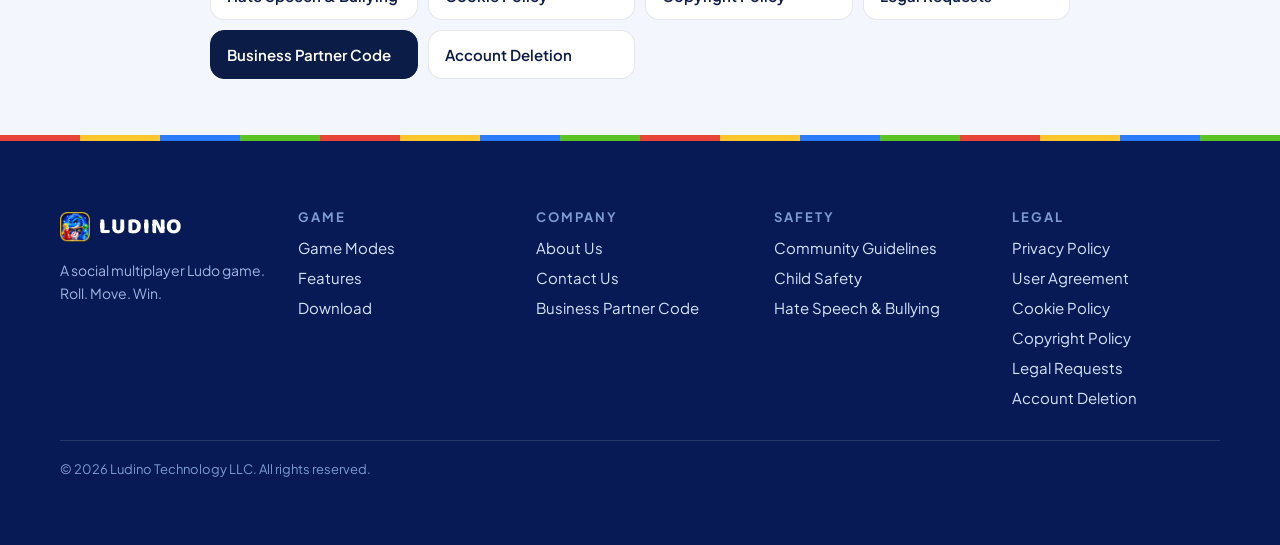
<file: code-of-conduct.html>
<!DOCTYPE html>
<html lang="en">
<head>
<meta charset="utf-8" />
<meta name="viewport" content="width=device-width, initial-scale=1" />

<title>Business Partner Code of Conduct | Ludino</title>
<meta name="description" content="The standards Ludino requires of suppliers, service providers, agents, broadcasters and other business partners." />
<meta name="theme-color" content="#071A56" />
<link rel="canonical" href="https://usamayousaf516.github.io/ludino-website/code-of-conduct.html" />

<meta property="og:type" content="website" />
<meta property="og:url" content="https://usamayousaf516.github.io/ludino-website/code-of-conduct.html" />
<meta property="og:site_name" content="Ludino" />
<meta property="og:title" content="Business Partner Code of Conduct | Ludino" />
<meta property="og:description" content="The standards Ludino requires of suppliers, service providers, agents, broadcasters and other business partners." />
<meta property="og:image" content="https://usamayousaf516.github.io/ludino-website/img/og-cover.png" />
<meta name="twitter:card" content="summary_large_image" />
<meta name="twitter:image" content="https://usamayousaf516.github.io/ludino-website/img/og-cover.png" />

<link rel="icon" href="img/favicon-32.png" type="image/png" sizes="32x32" />
<link rel="icon" href="img/favicon-16.png" type="image/png" sizes="16x16" />
<link rel="apple-touch-icon" href="img/apple-touch-icon.png" />

<link rel="preconnect" href="https://fonts.googleapis.com" />
<link rel="preconnect" href="https://fonts.gstatic.com" crossorigin />
<link href="https://fonts.googleapis.com/css2?family=Baloo+2:wght@600;700;800&family=Plus+Jakarta+Sans:wght@400;500;600;700;800&display=swap" rel="stylesheet" />

<link rel="stylesheet" href="assets/css/styles.css" />
<link rel="stylesheet" href="assets/css/pages.css" />
</head>
<body class="doc-page">

<a class="skip-link" href="#main">Skip to content</a>

<div class="page">

  <header class="site-header">
    <div class="nav-shell">
      <a class="brand" href="index.html">
        <img class="brand__mark" src="img/brand-mark.png" alt="" width="136" height="136" />LUDINO
      </a>

      <button class="nav-toggle" type="button"
              aria-expanded="false" aria-controls="primary-nav" aria-label="Menu">
        <span class="nav-toggle__bar" aria-hidden="true"></span>
        <span class="nav-toggle__bar" aria-hidden="true"></span>
        <span class="nav-toggle__bar" aria-hidden="true"></span>
      </button>

      <nav class="nav" id="primary-nav" aria-label="Primary">
        <a href="index.html#modes">Modes</a>
        <a href="index.html#together">Play Together</a>
        <a href="index.html#gameplay">Gameplay</a>
        <a href="contact.html">Support</a>
      </nav>

      <a class="nav-cta" href="index.html#download">Download</a>
    </div>
  </header>

  <main id="main">

    <section class="page-hero">
      <div class="grid-overlay" aria-hidden="true"></div>
      <div class="blob page-hero__blob--1" aria-hidden="true"></div>
      <div class="blob page-hero__blob--2" aria-hidden="true"></div>

      <div class="page-hero__inner">
        <a class="crumb" href="index.html">Back to Ludino</a>
        <p class="eyebrow">Company</p>
        <h1>Business Partner Code of Conduct</h1>
        <p class="page-hero__lede">The standards we require of suppliers, service providers, agents, broadcasters and other partners.</p>
      </div>
    </section>

    <section class="doc">
      <div class="doc__inner">
        <div class="doc__body">
          <p class="lead">This Business Partner Code of Conduct (&ldquo;Code&rdquo;) establishes the standards and responsibilities that each Business Partner must adhere to.</p>

          <h2>Introduction</h2>
          <p>All Business Partners are expected to maintain these standards in their daily operations, comply with all applicable policies and procedures, and ensure that their employees, agents, and downstream suppliers are aware of, understand, and follow these standards. However, this Code is not intended to be exhaustive or to address every possible situation. Additionally, the principles and requirements outlined in this Code are not intended to replace, supersede, modify, or conflict with any applicable legal or regulatory requirements, nor with a Business Partner's contractual obligations with Ludino, its affiliates, and subsidiaries (&ldquo;Ludino&rdquo;).</p>

          <h2>Applicability</h2>
          <p>&ldquo;Business Partners&rdquo; in this Code refers to all third parties, including but not limited to suppliers, service providers, agents, vendors, resellers, distributors, broadcasters, hosts, broadcaster agents and consultants who provide any kind of products or services or undertake any activity for or on behalf of Ludino.</p>
          <p>Business Partners are responsible for ensuring that all of their employees and any of their service providers and subcontractors performing work for, or related to, Ludino, are informed of, and agree to comply with, the requirements contained in the Code. Ludino will assess a Business Partner's commitment to compliance with these requirements when entering into a contract or renewing a contract with its Business Partners.</p>

          <h2>Compliance with the Code, laws, and ethical business practices</h2>

          <h3>Compliance with the Code and laws</h3>
          <p>Business Partners are obligated to adhere to this Code while conducting business with or on behalf of Ludino. They must also ensure compliance with all applicable laws and regulations in the countries where they operate and provide goods and services. In instances where this Code establishes standards that exceed those required by local laws, the Business Partner is expected to adhere to the standards outlined in this Code.</p>

          <h3>Anti-bribery and anti-corruption</h3>
          <p>Ludino is committed to conducting business with honesty and integrity, maintaining a zero-tolerance policy toward any form of unlawful or unethical behavior. This includes, but is not limited to, corruption, bribery, fraud, extortion, embezzlement, and kickbacks. To foster transparent and trustworthy business relationships, Business Partners are required to uphold these same standards.</p>
          <p>Business Partners must comply with all applicable anti-corruption laws and regulations in the countries where they operate, as well as international anti-corruption conventions, the contractual obligations with Ludino, and Ludino's relevant policies and procedures. Business Partners must not make, authorize, or facilitate any direct or indirect payments &mdash; including loans, gratuities, funds, gifts, hospitality, or anything of value &mdash; to any government official, employee, political party, or candidate in any country, nor to any private entity or individual, for the purpose of (1) obtaining or retaining business, or (2) directing business to any other person or entity. This prohibition extends to authorizing such payments &mdash; whether in cash or otherwise &mdash; through a third party, if the Business Partner or supplier knows or has reason to believe that any portion of the payment will be used for these purposes.</p>

          <h3>Conflict of interest</h3>
          <p>Business Partners are required to avoid any actual or potential conflicts of interest with Ludino. A &ldquo;Conflict of Interest&rdquo; refers to any personal interest or activity of a Business Partner or its employees that affects, or appears to affect, their ability to act in Ludino's best interests. For example: in principle, one Business Partner should not hold multiple positions simultaneously. Prior to the commencement of, and throughout the duration of the business relationship, Business Partners must promptly disclose to Ludino any actual or potential conflicts of interest, including those that may arise or are anticipated to arise from relationships between the Business Partner or its employees and Ludino, its employees, former employees, or representatives. Business Partners must cooperate with Ludino to implement effective measures to avoid or mitigate any potential impact of such circumstances on the existing or proposed commercial relationship between the parties.</p>

          <h3>Anti-fraud</h3>
          <p>Ludino is committed to maintaining the highest standards of integrity and transparency in all business operations. Fraudulent activities, in any form, are strictly prohibited and will not be tolerated under any circumstances.</p>
          <p>Fraud includes, but is not limited to, any intentional act or omission designed to deceive others, resulting in financial or personal gain. This may involve (i) illegal consumer frauds, scams, and other deceptive business practices involving Ludino (e.g., frauds carried out through Ludino platforms) that result in financial or other losses to individuals or entities; and (ii) frauds committed directly against Ludino.</p>
          <p>Business Partners are responsible for implementing effective internal controls to detect, prevent, and report any suspected fraudulent activity. This includes, but is not limited to: (1) all financial records, invoices, and other documentation must be accurate, complete, and reflect the true nature of transactions; (2) Business Partners must maintain transparency in their dealings with Ludino, ensuring that all information provided is truthful and accurate.</p>
          <p>Business Partners are expected to fully cooperate with any investigations conducted by Ludino or relevant authorities into suspected fraudulent activities. This includes providing access to relevant records, employees, and other information as required.</p>

          <h3>Fair competition</h3>
          <p>Business Partners should comply with all applicable antitrust and competition laws in the regions where they operate and avoid any activities that could be seen as anti-competitive, such as price-fixing, bid-rigging, or coordinating with competitors in a way that harms competition.</p>
          <p>Business Partners must not exchange information, engage in discussions, or enter into formal or informal agreements with competitors regarding competitively sensitive matters such as pricing, profits, costs, or other similar terms.</p>

          <h3>Trade compliance</h3>
          <p>Business Partners will operate their business in compliance with all applicable trade laws and regulations, such as export controls, embargoes, sanctions, and other restrictions imposed by governments or international bodies.</p>

          <h3>Anti-money laundering</h3>
          <p>Business Partners are strictly prohibited from engaging in or facilitating money laundering or terrorist financing, which involve the concealment of the origins of funds obtained through criminal activities by making them appear to originate from legitimate sources. Business Partners are required to conduct their operations in full compliance with all applicable anti-money laundering and anti-terrorism financing laws in the jurisdictions where they operate. In order to prevent any violations of such laws, Business Partners must implement and maintain a robust compliance program, including but not limited to conducting appropriate due diligence, maintaining accurate records of transactions and avoiding large cash payments or transactions that could be used to conceal the origins of illicit funds.</p>

          <h3>Insider trading</h3>
          <p>Business Partners are expected to adhere to the highest ethical standards, including strict compliance with insider trading laws and regulations. Insider trading involves buying, selling, or trading securities based on material non-public information (&ldquo;MNPI&rdquo;) that could influence an investor's decision. If, in the course of the business relationship, Business Partners come into possession of MNPI related to Ludino or any other entity, they must not engage in any securities transactions or share this information with others until it has been publicly disclosed and is no longer considered non-public.</p>

          <h3>Intellectual property</h3>
          <p>Business Partners must respect the intellectual property rights of Ludino and any third parties. Unauthorized use, reproduction, distribution, or alteration of Ludino's IP or that of others, including but not limited to trade secrets, know-how, patents, copyrights, trademarks, and source codes, is strictly prohibited.</p>

          <h3>Information security and data protection</h3>
          <p>Business Partners must comply with all applicable laws and regulations on cybersecurity, privacy, and data protection in their respective countries of operation and the countries or regions where Ludino operates.</p>

          <h2>Labor standards</h2>
          <p>Business Partners shall respect internationally recognized human rights and respect the dignity, personal privacy, and fundamental rights of every individual in accordance with applicable labor and employment laws, regulations, and the standards set forth in this Code.</p>

          <h3>Child labor and young workers</h3>
          <p>Business Partners must comply with all applicable laws and regulations in their country relating to minimum working age, and must not use child labor in any form. Business Partners must implement an appropriate mechanism to verify the age of workers during hiring. Workers under the age of 18 must not perform work that may jeopardize their health or safety.</p>

          <h3>Freely chosen employment</h3>
          <p>Business Partners must ensure that all workers are employed on a purely voluntary basis. Business Partners must not employ any form of slave labor (including all forms of modern slavery), forced labor, bonded labor, indentured labor, or prison labor. Business Partners must not restrict workers' freedom of movement, retain workers' identity documents, or engage in any form of human trafficking. This includes transporting, harboring, recruiting, transferring or receiving persons by means of threat, force, coercion, abduction or fraud for labor or services.</p>

          <h3>Working hours, wages, and benefits</h3>
          <p>Business Partners must comply with all applicable laws and regulations relating to working hours and breaks. Compensation paid to workers must comply with all applicable wage laws, including those relating to minimum wages, overtime hours, and legally mandated benefits.</p>

          <h2>Health and safety</h2>
          <p>All Business Partners are expected to uphold high standards for the health and safety of their employees. Business Partners agree to:</p>
          <ul>
            <li>Comply with all applicable laws and regulations on health and safety;</li>
            <li>Provide a work environment that is safe and conducive for the health of the employees;</li>
            <li>Have in place an emergency preparedness mechanism; and</li>
            <li>Ensure employees are educated on health and safety matters.</li>
          </ul>

          <h2>Audits and assessment</h2>
          <p>This Code is an integral part of our agreement with Business Partners. Business Partners who engage in unlawful conduct or act in a manner inconsistent with this Code risk the termination of their business relationship with Ludino and may be required to compensate Ludino for any resulting loss or damage.</p>
          <p>Business Partners are required to maintain documentation sufficient to demonstrate their compliance with this Code. Ludino reserves the right to audit and verify Business Partners' adherence to this Code, in accordance with applicable laws or as specified in agreements. These audits may be conducted by Ludino directly or through third parties appointed for this purpose. The procedures and arrangements for such audits will be agreed upon in advance with Business Partners.</p>

          <h2>Violations of this Code</h2>
          <p>If a Business Partner becomes aware of or suspects a violation of this Code, it is its responsibility to promptly report the matter to Ludino, which will then investigate the issue. All questions and reports of known or suspected violations will be handled with sensitivity and discretion. Failure to comply with applicable laws or this Code may have serious consequences for both Business Partners and Ludino. Ludino's policy is that any Business Partner who violates this Code will be subject to appropriate action, including possible termination of engagement, depending on the facts and circumstances of each particular case.</p>

          <h2>Communication and reporting</h2>
          <p>Business Partners are expected to effectively communicate the expectations and requirements outlined in this Code to all employees, board members, officers, managers, agents, subcontractors, or any other third parties acting on their behalf in connection with Ludino's business activities.</p>
          <p>Business Partners are required to report to Ludino any conduct by their employees or representatives, as well as any conduct by Ludino's employees or representatives, that is believed in good faith to constitute an actual, apparent, or potential violation of this Code. Reports should be submitted to <a href="mailto:Technologyyaro@gmail.com">Technologyyaro@gmail.com</a> and will be treated with the utmost confidentiality.</p>
        </div>
      </div>
    </section>

  <section class="doc-switch">
    <div class="doc-switch__inner">
      <h2>Other policies</h2>
      <ul>
            <li><a href="privacy-policy.html">Privacy Policy</a></li>
            <li><a href="terms.html">User Agreement</a></li>
            <li><a href="community-guidelines.html">Community Guidelines</a></li>
            <li><a href="child-safety.html">Child Safety</a></li>
            <li><a href="anti-bullying.html">Hate Speech &amp; Bullying</a></li>
            <li><a href="cookie-policy.html">Cookie Policy</a></li>
            <li><a href="copyright.html">Copyright Policy</a></li>
            <li><a href="legal-requests.html">Legal Requests</a></li>
            <li><a href="code-of-conduct.html" aria-current="page">Business Partner Code</a></li>
            <li><a href="account-deletion.html">Account Deletion</a></li>
      </ul>
    </div>
  </section>
  </main>

  <footer class="site-footer" id="support">
    <div class="footer__rule" aria-hidden="true"></div>

    <div class="footer__inner">
      <div class="footer__cols">

        <div>
          <div class="footer__brand">
            <img class="brand__mark" src="img/brand-mark.png" alt="" width="136" height="136" />LUDINO
          </div>
          <p class="footer__tagline">A social multiplayer Ludo game. Roll. Move. Win.</p>
        </div>

        <div>
          <h3>Game</h3>
          <ul>
            <li><a href="index.html#modes">Game Modes</a></li>
            <li><a href="index.html#together">Features</a></li>
            <li><a href="index.html#download">Download</a></li>
          </ul>
        </div>

        <div>
          <h3>Company</h3>
          <ul>
            <li><a href="about.html">About Us</a></li>
            <li><a href="contact.html">Contact Us</a></li>
            <li><a href="code-of-conduct.html">Business Partner Code</a></li>
          </ul>
        </div>

        <div>
          <h3>Safety</h3>
          <ul>
            <li><a href="community-guidelines.html">Community Guidelines</a></li>
            <li><a href="child-safety.html">Child Safety</a></li>
            <li><a href="anti-bullying.html">Hate Speech &amp; Bullying</a></li>
          </ul>
        </div>

        <div>
          <h3>Legal</h3>
          <ul>
            <li><a href="privacy-policy.html">Privacy Policy</a></li>
            <li><a href="terms.html">User Agreement</a></li>
            <li><a href="cookie-policy.html">Cookie Policy</a></li>
            <li><a href="copyright.html">Copyright Policy</a></li>
            <li><a href="legal-requests.html">Legal Requests</a></li>
            <li><a href="account-deletion.html">Account Deletion</a></li>
          </ul>
        </div>

      </div>

      <div class="footer__base">
        <p>&copy; <span data-year>2026</span> Ludino Technology LLC. All rights reserved.</p>
      </div>
    </div>
  </footer>

</div>

<script src="assets/js/main.js" defer></script>
</body>
</html>
</file>
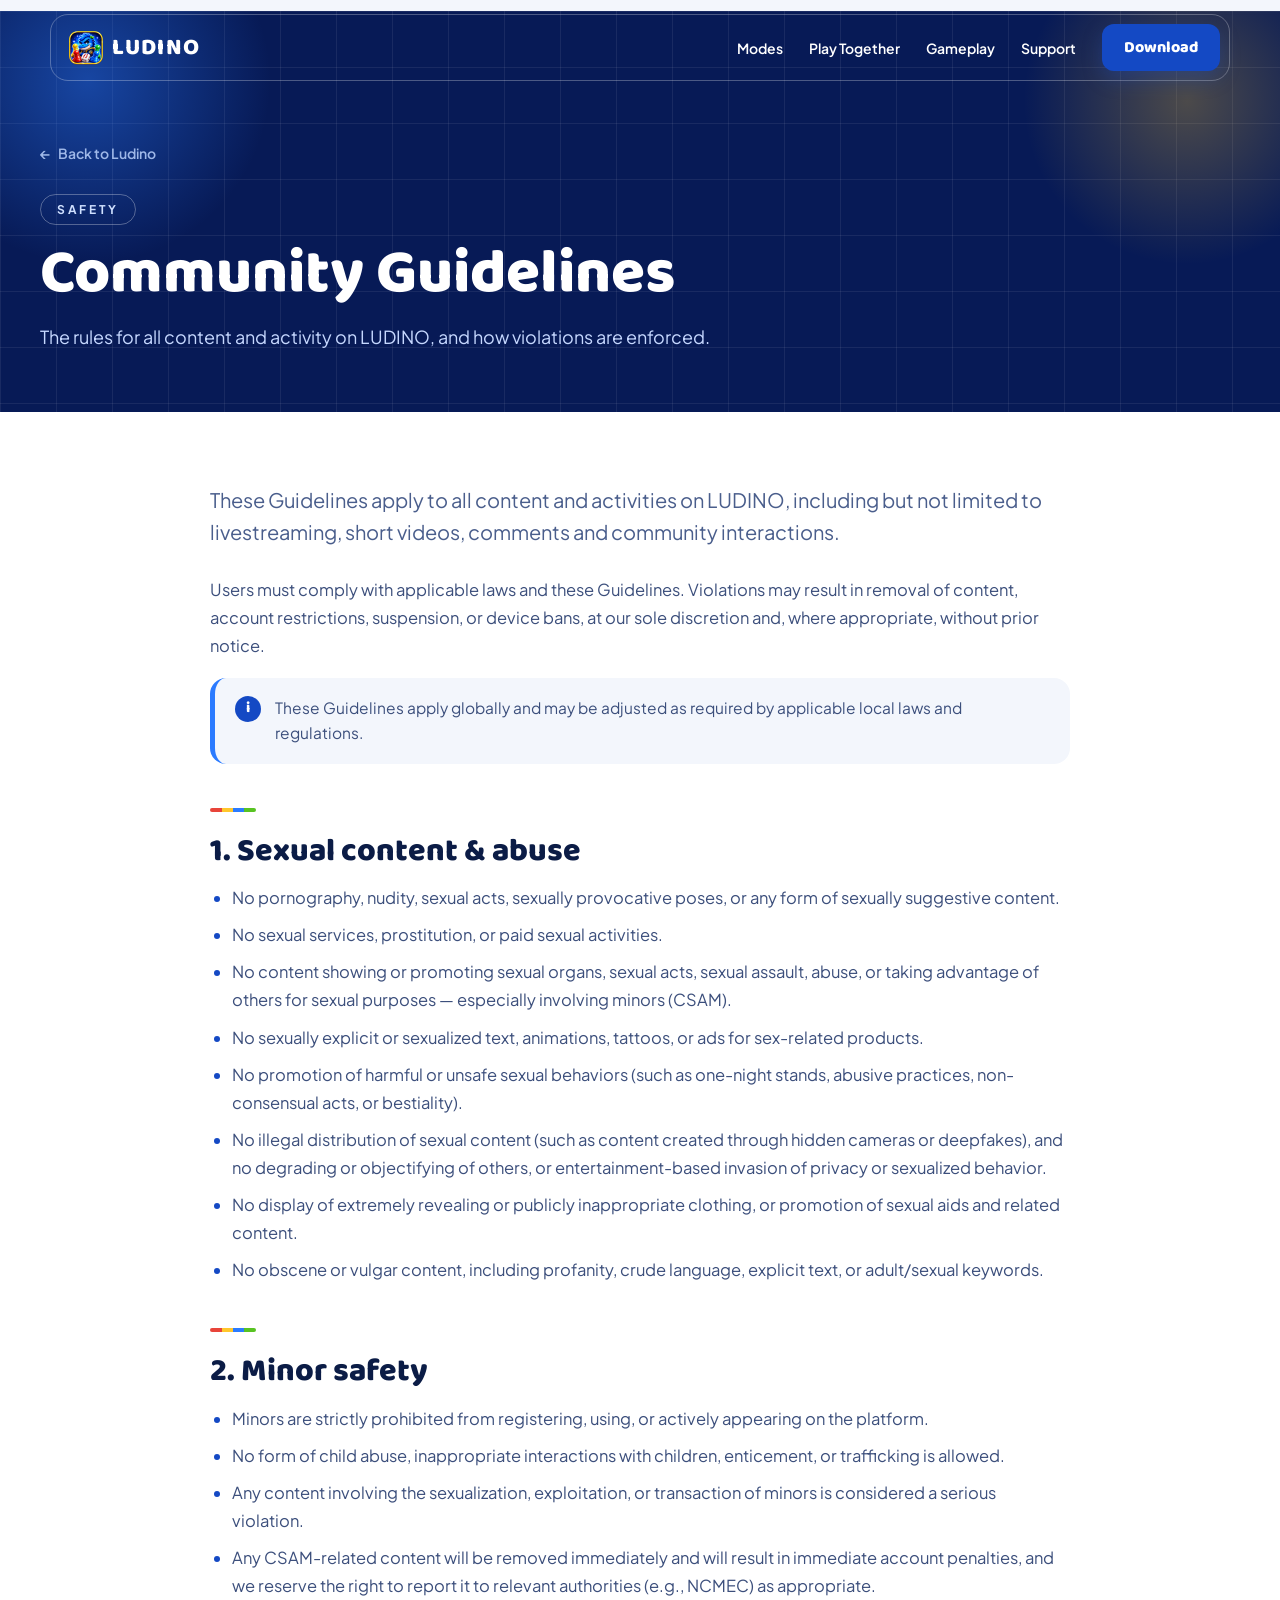
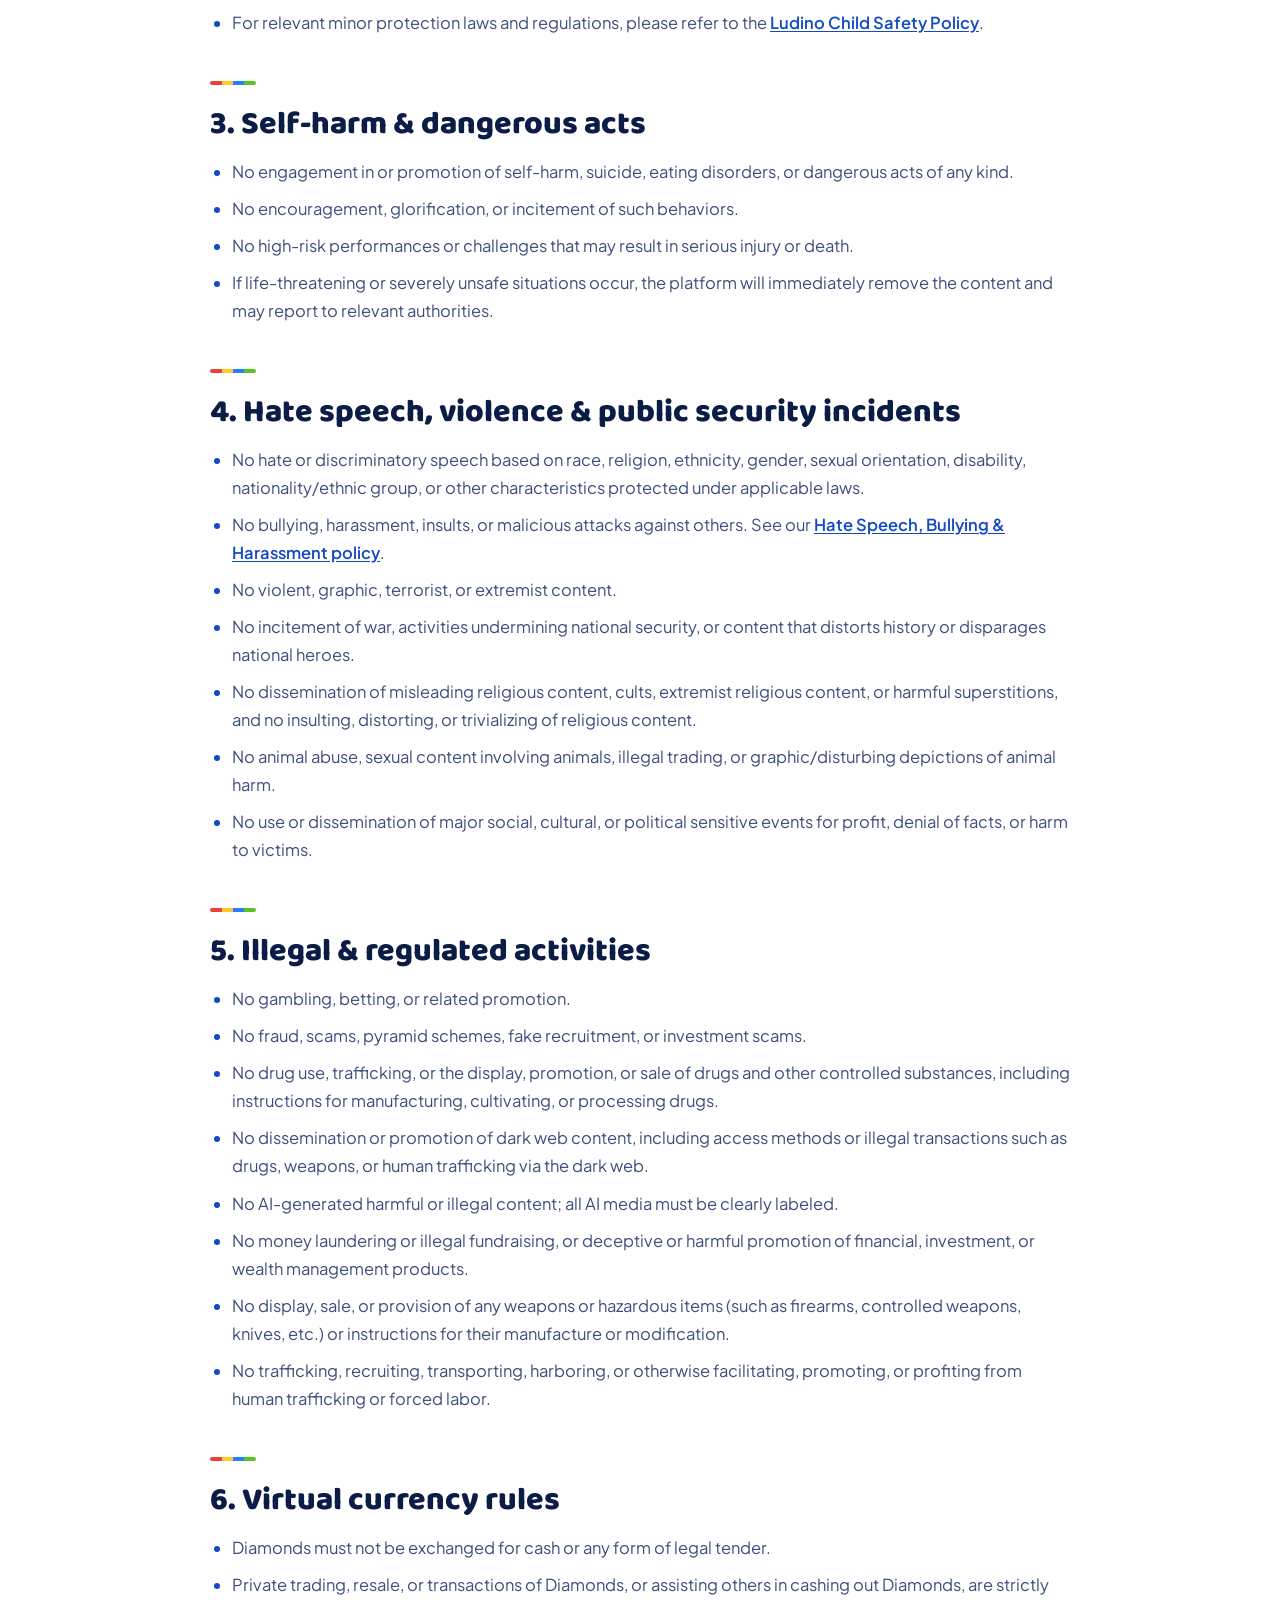
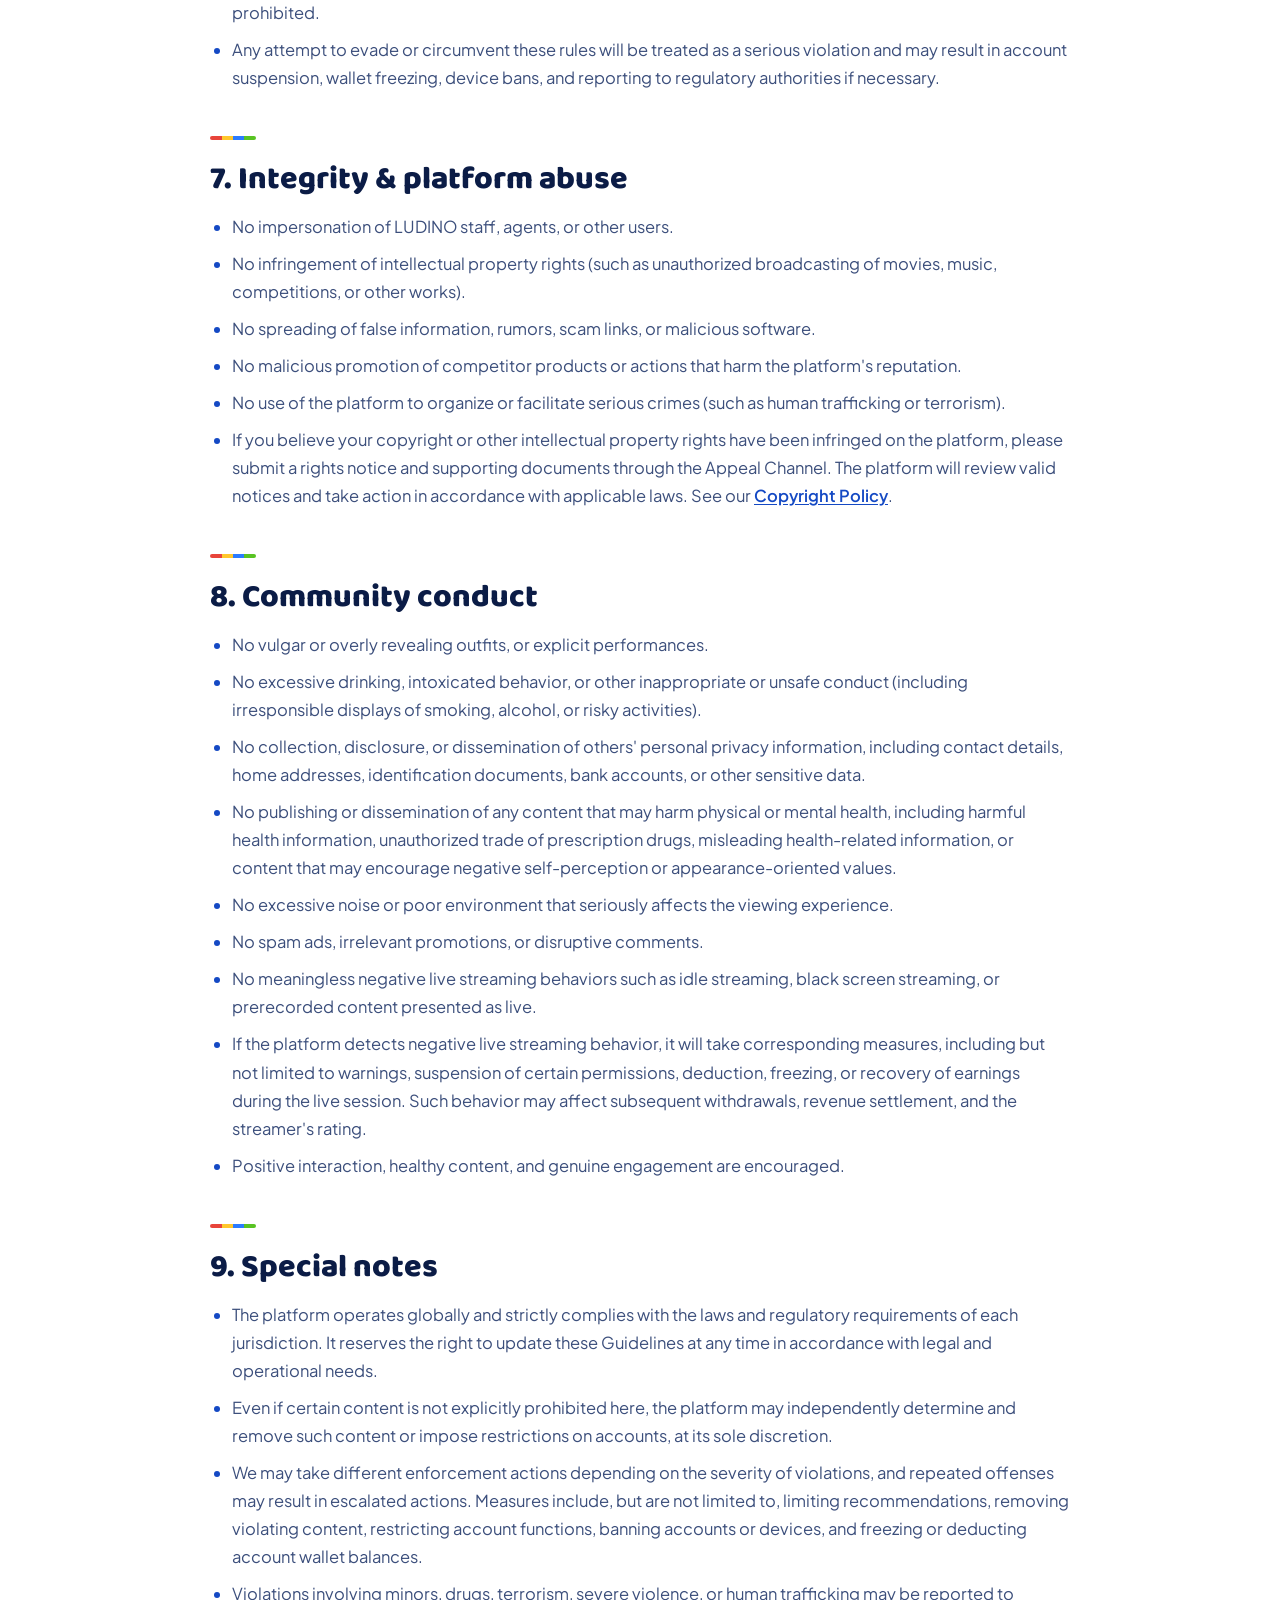
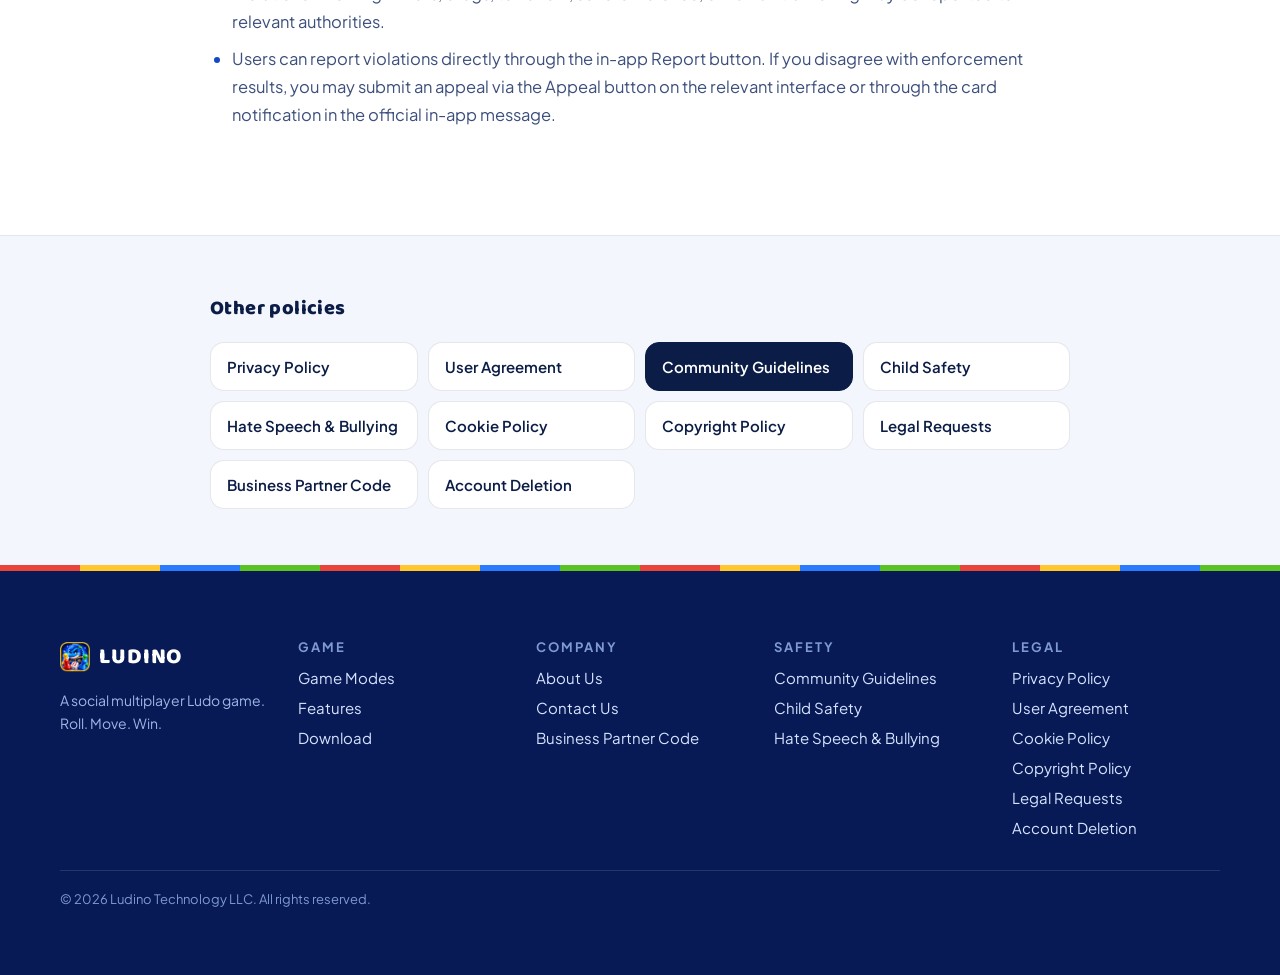
<file: community-guidelines.html>
<!DOCTYPE html>
<html lang="en">
<head>
<meta charset="utf-8" />
<meta name="viewport" content="width=device-width, initial-scale=1" />

<title>Community Guidelines | Ludino</title>
<meta name="description" content="The rules for all content and activity on LUDINO — what is allowed, what is not, and how violations are enforced." />
<meta name="theme-color" content="#071A56" />
<link rel="canonical" href="https://usamayousaf516.github.io/ludino-website/community-guidelines.html" />

<meta property="og:type" content="website" />
<meta property="og:url" content="https://usamayousaf516.github.io/ludino-website/community-guidelines.html" />
<meta property="og:site_name" content="Ludino" />
<meta property="og:title" content="Community Guidelines | Ludino" />
<meta property="og:description" content="The rules for all content and activity on LUDINO — what is allowed, what is not, and how violations are enforced." />
<meta property="og:image" content="https://usamayousaf516.github.io/ludino-website/img/og-cover.png" />
<meta name="twitter:card" content="summary_large_image" />
<meta name="twitter:image" content="https://usamayousaf516.github.io/ludino-website/img/og-cover.png" />

<link rel="icon" href="img/favicon-32.png" type="image/png" sizes="32x32" />
<link rel="icon" href="img/favicon-16.png" type="image/png" sizes="16x16" />
<link rel="apple-touch-icon" href="img/apple-touch-icon.png" />

<link rel="preconnect" href="https://fonts.googleapis.com" />
<link rel="preconnect" href="https://fonts.gstatic.com" crossorigin />
<link href="https://fonts.googleapis.com/css2?family=Baloo+2:wght@600;700;800&family=Plus+Jakarta+Sans:wght@400;500;600;700;800&display=swap" rel="stylesheet" />

<link rel="stylesheet" href="assets/css/styles.css" />
<link rel="stylesheet" href="assets/css/pages.css" />
</head>
<body class="doc-page">

<a class="skip-link" href="#main">Skip to content</a>

<div class="page">

  <header class="site-header">
    <div class="nav-shell">
      <a class="brand" href="index.html">
        <img class="brand__mark" src="img/brand-mark.png" alt="" width="136" height="136" />LUDINO
      </a>

      <button class="nav-toggle" type="button"
              aria-expanded="false" aria-controls="primary-nav" aria-label="Menu">
        <span class="nav-toggle__bar" aria-hidden="true"></span>
        <span class="nav-toggle__bar" aria-hidden="true"></span>
        <span class="nav-toggle__bar" aria-hidden="true"></span>
      </button>

      <nav class="nav" id="primary-nav" aria-label="Primary">
        <a href="index.html#modes">Modes</a>
        <a href="index.html#together">Play Together</a>
        <a href="index.html#gameplay">Gameplay</a>
        <a href="contact.html">Support</a>
      </nav>

      <a class="nav-cta" href="index.html#download">Download</a>
    </div>
  </header>

  <main id="main">

    <section class="page-hero">
      <div class="grid-overlay" aria-hidden="true"></div>
      <div class="blob page-hero__blob--1" aria-hidden="true"></div>
      <div class="blob page-hero__blob--2" aria-hidden="true"></div>

      <div class="page-hero__inner">
        <a class="crumb" href="index.html">Back to Ludino</a>
        <p class="eyebrow">Safety</p>
        <h1>Community Guidelines</h1>
        <p class="page-hero__lede">The rules for all content and activity on LUDINO, and how violations are enforced.</p>
      </div>
    </section>

    <section class="doc">
      <div class="doc__inner">
        <div class="doc__body">
          <p class="lead">These Guidelines apply to all content and activities on LUDINO, including but not limited to livestreaming, short videos, comments and community interactions.</p>

          <p>Users must comply with applicable laws and these Guidelines. Violations may result in removal of content, account restrictions, suspension, or device bans, at our sole discretion and, where appropriate, without prior notice.</p>

          <div class="callout">
            <div class="callout__icon" aria-hidden="true">i</div>
            <p>These Guidelines apply globally and may be adjusted as required by applicable local laws and regulations.</p>
          </div>

          <h2>1. Sexual content &amp; abuse</h2>
          <ul>
            <li>No pornography, nudity, sexual acts, sexually provocative poses, or any form of sexually suggestive content.</li>
            <li>No sexual services, prostitution, or paid sexual activities.</li>
            <li>No content showing or promoting sexual organs, sexual acts, sexual assault, abuse, or taking advantage of others for sexual purposes &mdash; especially involving minors (CSAM).</li>
            <li>No sexually explicit or sexualized text, animations, tattoos, or ads for sex-related products.</li>
            <li>No promotion of harmful or unsafe sexual behaviors (such as one-night stands, abusive practices, non-consensual acts, or bestiality).</li>
            <li>No illegal distribution of sexual content (such as content created through hidden cameras or deepfakes), and no degrading or objectifying of others, or entertainment-based invasion of privacy or sexualized behavior.</li>
            <li>No display of extremely revealing or publicly inappropriate clothing, or promotion of sexual aids and related content.</li>
            <li>No obscene or vulgar content, including profanity, crude language, explicit text, or adult/sexual keywords.</li>
          </ul>

          <h2>2. Minor safety</h2>
          <ul>
            <li>Minors are strictly prohibited from registering, using, or actively appearing on the platform.</li>
            <li>No form of child abuse, inappropriate interactions with children, enticement, or trafficking is allowed.</li>
            <li>Any content involving the sexualization, exploitation, or transaction of minors is considered a serious violation.</li>
            <li>Any CSAM-related content will be removed immediately and will result in immediate account penalties, and we reserve the right to report it to relevant authorities (e.g., NCMEC) as appropriate.</li>
            <li>For relevant minor protection laws and regulations, please refer to the <a href="child-safety.html">Ludino Child Safety Policy</a>.</li>
          </ul>

          <h2>3. Self-harm &amp; dangerous acts</h2>
          <ul>
            <li>No engagement in or promotion of self-harm, suicide, eating disorders, or dangerous acts of any kind.</li>
            <li>No encouragement, glorification, or incitement of such behaviors.</li>
            <li>No high-risk performances or challenges that may result in serious injury or death.</li>
            <li>If life-threatening or severely unsafe situations occur, the platform will immediately remove the content and may report to relevant authorities.</li>
          </ul>

          <h2>4. Hate speech, violence &amp; public security incidents</h2>
          <ul>
            <li>No hate or discriminatory speech based on race, religion, ethnicity, gender, sexual orientation, disability, nationality/ethnic group, or other characteristics protected under applicable laws.</li>
            <li>No bullying, harassment, insults, or malicious attacks against others. See our <a href="anti-bullying.html">Hate Speech, Bullying &amp; Harassment policy</a>.</li>
            <li>No violent, graphic, terrorist, or extremist content.</li>
            <li>No incitement of war, activities undermining national security, or content that distorts history or disparages national heroes.</li>
            <li>No dissemination of misleading religious content, cults, extremist religious content, or harmful superstitions, and no insulting, distorting, or trivializing of religious content.</li>
            <li>No animal abuse, sexual content involving animals, illegal trading, or graphic/disturbing depictions of animal harm.</li>
            <li>No use or dissemination of major social, cultural, or political sensitive events for profit, denial of facts, or harm to victims.</li>
          </ul>

          <h2>5. Illegal &amp; regulated activities</h2>
          <ul>
            <li>No gambling, betting, or related promotion.</li>
            <li>No fraud, scams, pyramid schemes, fake recruitment, or investment scams.</li>
            <li>No drug use, trafficking, or the display, promotion, or sale of drugs and other controlled substances, including instructions for manufacturing, cultivating, or processing drugs.</li>
            <li>No dissemination or promotion of dark web content, including access methods or illegal transactions such as drugs, weapons, or human trafficking via the dark web.</li>
            <li>No AI-generated harmful or illegal content; all AI media must be clearly labeled.</li>
            <li>No money laundering or illegal fundraising, or deceptive or harmful promotion of financial, investment, or wealth management products.</li>
            <li>No display, sale, or provision of any weapons or hazardous items (such as firearms, controlled weapons, knives, etc.) or instructions for their manufacture or modification.</li>
            <li>No trafficking, recruiting, transporting, harboring, or otherwise facilitating, promoting, or profiting from human trafficking or forced labor.</li>
          </ul>

          <h2>6. Virtual currency rules</h2>
          <ul>
            <li>Diamonds must not be exchanged for cash or any form of legal tender.</li>
            <li>Private trading, resale, or transactions of Diamonds, or assisting others in cashing out Diamonds, are strictly prohibited.</li>
            <li>Any attempt to evade or circumvent these rules will be treated as a serious violation and may result in account suspension, wallet freezing, device bans, and reporting to regulatory authorities if necessary.</li>
          </ul>

          <h2>7. Integrity &amp; platform abuse</h2>
          <ul>
            <li>No impersonation of LUDINO staff, agents, or other users.</li>
            <li>No infringement of intellectual property rights (such as unauthorized broadcasting of movies, music, competitions, or other works).</li>
            <li>No spreading of false information, rumors, scam links, or malicious software.</li>
            <li>No malicious promotion of competitor products or actions that harm the platform's reputation.</li>
            <li>No use of the platform to organize or facilitate serious crimes (such as human trafficking or terrorism).</li>
            <li>If you believe your copyright or other intellectual property rights have been infringed on the platform, please submit a rights notice and supporting documents through the Appeal Channel. The platform will review valid notices and take action in accordance with applicable laws. See our <a href="copyright.html">Copyright Policy</a>.</li>
          </ul>

          <h2>8. Community conduct</h2>
          <ul>
            <li>No vulgar or overly revealing outfits, or explicit performances.</li>
            <li>No excessive drinking, intoxicated behavior, or other inappropriate or unsafe conduct (including irresponsible displays of smoking, alcohol, or risky activities).</li>
            <li>No collection, disclosure, or dissemination of others' personal privacy information, including contact details, home addresses, identification documents, bank accounts, or other sensitive data.</li>
            <li>No publishing or dissemination of any content that may harm physical or mental health, including harmful health information, unauthorized trade of prescription drugs, misleading health-related information, or content that may encourage negative self-perception or appearance-oriented values.</li>
            <li>No excessive noise or poor environment that seriously affects the viewing experience.</li>
            <li>No spam ads, irrelevant promotions, or disruptive comments.</li>
            <li>No meaningless negative live streaming behaviors such as idle streaming, black screen streaming, or prerecorded content presented as live.</li>
            <li>If the platform detects negative live streaming behavior, it will take corresponding measures, including but not limited to warnings, suspension of certain permissions, deduction, freezing, or recovery of earnings during the live session. Such behavior may affect subsequent withdrawals, revenue settlement, and the streamer's rating.</li>
            <li>Positive interaction, healthy content, and genuine engagement are encouraged.</li>
          </ul>

          <h2>9. Special notes</h2>
          <ul>
            <li>The platform operates globally and strictly complies with the laws and regulatory requirements of each jurisdiction. It reserves the right to update these Guidelines at any time in accordance with legal and operational needs.</li>
            <li>Even if certain content is not explicitly prohibited here, the platform may independently determine and remove such content or impose restrictions on accounts, at its sole discretion.</li>
            <li>We may take different enforcement actions depending on the severity of violations, and repeated offenses may result in escalated actions. Measures include, but are not limited to, limiting recommendations, removing violating content, restricting account functions, banning accounts or devices, and freezing or deducting account wallet balances.</li>
            <li>Violations involving minors, drugs, terrorism, severe violence, or human trafficking may be reported to relevant authorities.</li>
            <li>Users can report violations directly through the in-app Report button. If you disagree with enforcement results, you may submit an appeal via the Appeal button on the relevant interface or through the card notification in the official in-app message.</li>
          </ul>
        </div>
      </div>
    </section>

  <section class="doc-switch">
    <div class="doc-switch__inner">
      <h2>Other policies</h2>
      <ul>
            <li><a href="privacy-policy.html">Privacy Policy</a></li>
            <li><a href="terms.html">User Agreement</a></li>
            <li><a href="community-guidelines.html" aria-current="page">Community Guidelines</a></li>
            <li><a href="child-safety.html">Child Safety</a></li>
            <li><a href="anti-bullying.html">Hate Speech &amp; Bullying</a></li>
            <li><a href="cookie-policy.html">Cookie Policy</a></li>
            <li><a href="copyright.html">Copyright Policy</a></li>
            <li><a href="legal-requests.html">Legal Requests</a></li>
            <li><a href="code-of-conduct.html">Business Partner Code</a></li>
            <li><a href="account-deletion.html">Account Deletion</a></li>
      </ul>
    </div>
  </section>
  </main>

  <footer class="site-footer" id="support">
    <div class="footer__rule" aria-hidden="true"></div>

    <div class="footer__inner">
      <div class="footer__cols">

        <div>
          <div class="footer__brand">
            <img class="brand__mark" src="img/brand-mark.png" alt="" width="136" height="136" />LUDINO
          </div>
          <p class="footer__tagline">A social multiplayer Ludo game. Roll. Move. Win.</p>
        </div>

        <div>
          <h3>Game</h3>
          <ul>
            <li><a href="index.html#modes">Game Modes</a></li>
            <li><a href="index.html#together">Features</a></li>
            <li><a href="index.html#download">Download</a></li>
          </ul>
        </div>

        <div>
          <h3>Company</h3>
          <ul>
            <li><a href="about.html">About Us</a></li>
            <li><a href="contact.html">Contact Us</a></li>
            <li><a href="code-of-conduct.html">Business Partner Code</a></li>
          </ul>
        </div>

        <div>
          <h3>Safety</h3>
          <ul>
            <li><a href="community-guidelines.html">Community Guidelines</a></li>
            <li><a href="child-safety.html">Child Safety</a></li>
            <li><a href="anti-bullying.html">Hate Speech &amp; Bullying</a></li>
          </ul>
        </div>

        <div>
          <h3>Legal</h3>
          <ul>
            <li><a href="privacy-policy.html">Privacy Policy</a></li>
            <li><a href="terms.html">User Agreement</a></li>
            <li><a href="cookie-policy.html">Cookie Policy</a></li>
            <li><a href="copyright.html">Copyright Policy</a></li>
            <li><a href="legal-requests.html">Legal Requests</a></li>
            <li><a href="account-deletion.html">Account Deletion</a></li>
          </ul>
        </div>

      </div>

      <div class="footer__base">
        <p>&copy; <span data-year>2026</span> Ludino Technology LLC. All rights reserved.</p>
      </div>
    </div>
  </footer>

</div>

<script src="assets/js/main.js" defer></script>
</body>
</html>
</file>
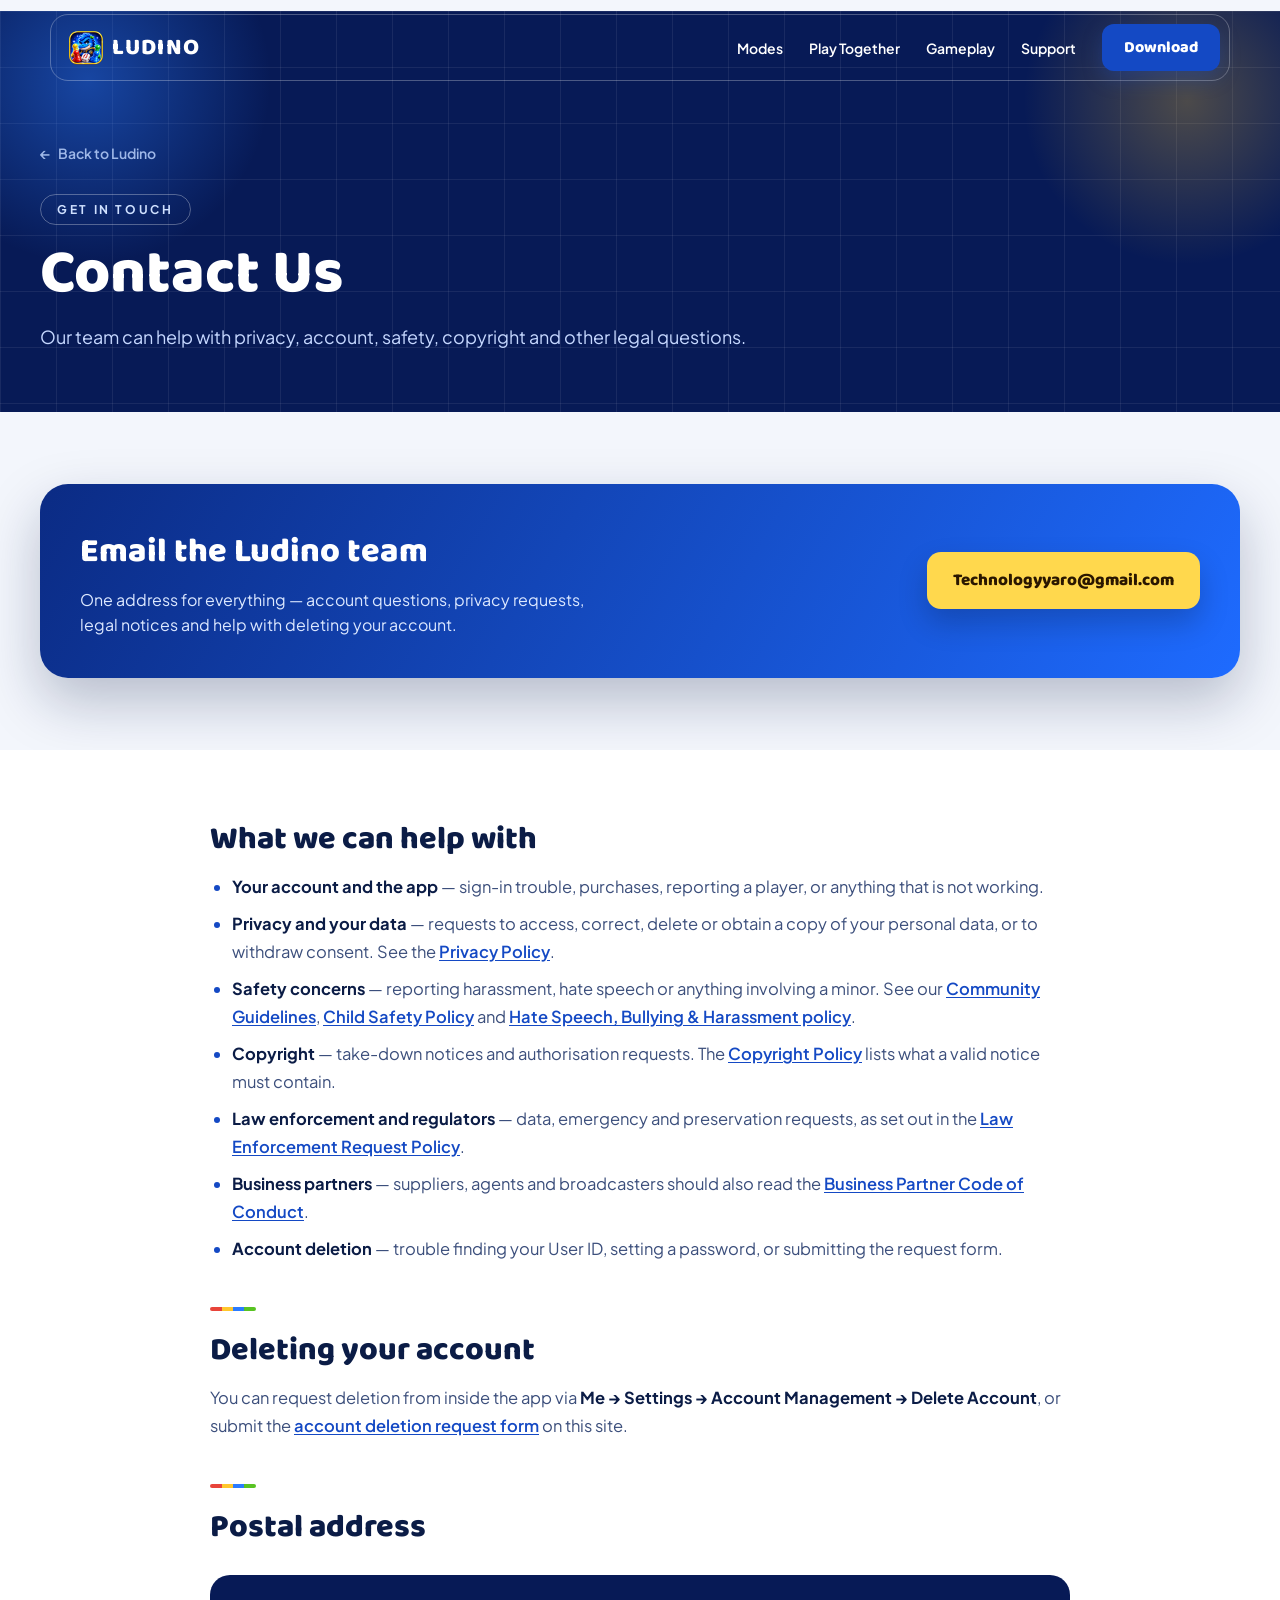
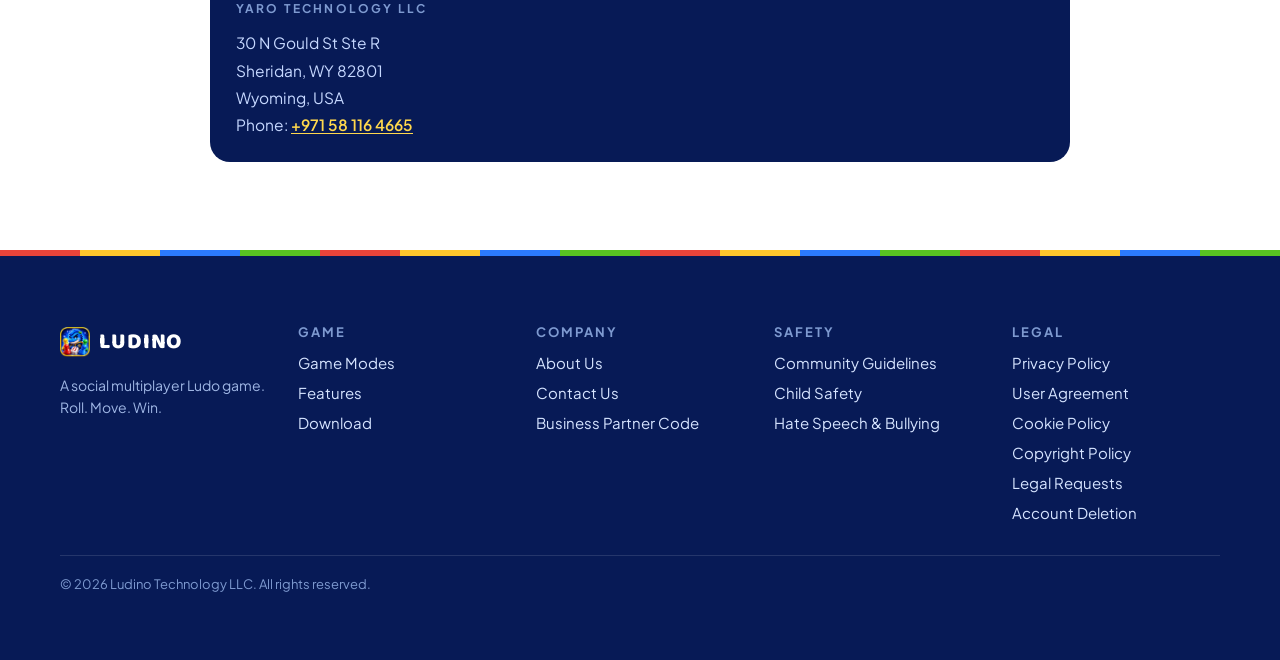
<file: contact.html>
<!DOCTYPE html>
<html lang="en">
<head>
<meta charset="utf-8" />
<meta name="viewport" content="width=device-width, initial-scale=1" />

<title>Contact Us | Ludino</title>
<meta name="description" content="Reach the Ludino team about your account, privacy, safety, copyright or account deletion." />
<meta name="theme-color" content="#071A56" />
<link rel="canonical" href="https://usamayousaf516.github.io/ludino-website/contact.html" />

<meta property="og:type" content="website" />
<meta property="og:url" content="https://usamayousaf516.github.io/ludino-website/contact.html" />
<meta property="og:site_name" content="Ludino" />
<meta property="og:title" content="Contact Us | Ludino" />
<meta property="og:description" content="Reach the Ludino team about your account, privacy, safety, copyright or account deletion." />
<meta property="og:image" content="https://usamayousaf516.github.io/ludino-website/img/og-cover.png" />
<meta name="twitter:card" content="summary_large_image" />
<meta name="twitter:image" content="https://usamayousaf516.github.io/ludino-website/img/og-cover.png" />

<link rel="icon" href="img/favicon-32.png" type="image/png" sizes="32x32" />
<link rel="icon" href="img/favicon-16.png" type="image/png" sizes="16x16" />
<link rel="apple-touch-icon" href="img/apple-touch-icon.png" />

<link rel="preconnect" href="https://fonts.googleapis.com" />
<link rel="preconnect" href="https://fonts.gstatic.com" crossorigin />
<link href="https://fonts.googleapis.com/css2?family=Baloo+2:wght@600;700;800&family=Plus+Jakarta+Sans:wght@400;500;600;700;800&display=swap" rel="stylesheet" />

<link rel="stylesheet" href="assets/css/styles.css" />
<link rel="stylesheet" href="assets/css/pages.css" />
</head>
<body class="doc-page">

<a class="skip-link" href="#main">Skip to content</a>

<div class="page">

  <header class="site-header">
    <div class="nav-shell">
      <a class="brand" href="index.html">
        <img class="brand__mark" src="img/brand-mark.png" alt="" width="136" height="136" />LUDINO
      </a>

      <button class="nav-toggle" type="button"
              aria-expanded="false" aria-controls="primary-nav" aria-label="Menu">
        <span class="nav-toggle__bar" aria-hidden="true"></span>
        <span class="nav-toggle__bar" aria-hidden="true"></span>
        <span class="nav-toggle__bar" aria-hidden="true"></span>
      </button>

      <nav class="nav" id="primary-nav" aria-label="Primary">
        <a href="index.html#modes">Modes</a>
        <a href="index.html#together">Play Together</a>
        <a href="index.html#gameplay">Gameplay</a>
        <a href="contact.html">Support</a>
      </nav>

      <a class="nav-cta" href="index.html#download">Download</a>
    </div>
  </header>

  <main id="main">

    <section class="page-hero">
      <div class="grid-overlay" aria-hidden="true"></div>
      <div class="blob page-hero__blob--1" aria-hidden="true"></div>
      <div class="blob page-hero__blob--2" aria-hidden="true"></div>

      <div class="page-hero__inner">
        <a class="crumb" href="index.html">Back to Ludino</a>
        <p class="eyebrow">Get in touch</p>
        <h1>Contact Us</h1>
        <p class="page-hero__lede">Our team can help with privacy, account, safety, copyright and other legal questions.</p>
      </div>
    </section>

    <section class="band">
      <div class="support-card">
        <div>
          <h2>Email the Ludino team</h2>
          <p>One address for everything &mdash; account questions, privacy requests, legal notices and help with deleting your account.</p>
        </div>
        <a class="support-card__link" href="mailto:Technologyyaro@gmail.com">Technologyyaro@gmail.com</a>
      </div>
    </section>

    <section class="doc">
      <div class="doc__inner">
        <div class="doc__body">
          <h2>What we can help with</h2>
          <ul>
            <li><strong>Your account and the app</strong> &mdash; sign-in trouble, purchases, reporting a player, or anything that is not working.</li>
            <li><strong>Privacy and your data</strong> &mdash; requests to access, correct, delete or obtain a copy of your personal data, or to withdraw consent. See the <a href="privacy-policy.html">Privacy Policy</a>.</li>
            <li><strong>Safety concerns</strong> &mdash; reporting harassment, hate speech or anything involving a minor. See our <a href="community-guidelines.html">Community Guidelines</a>, <a href="child-safety.html">Child Safety Policy</a> and <a href="anti-bullying.html">Hate Speech, Bullying &amp; Harassment policy</a>.</li>
            <li><strong>Copyright</strong> &mdash; take-down notices and authorisation requests. The <a href="copyright.html">Copyright Policy</a> lists what a valid notice must contain.</li>
            <li><strong>Law enforcement and regulators</strong> &mdash; data, emergency and preservation requests, as set out in the <a href="legal-requests.html">Law Enforcement Request Policy</a>.</li>
            <li><strong>Business partners</strong> &mdash; suppliers, agents and broadcasters should also read the <a href="code-of-conduct.html">Business Partner Code of Conduct</a>.</li>
            <li><strong>Account deletion</strong> &mdash; trouble finding your User ID, setting a password, or submitting the request form.</li>
          </ul>

          <h2>Deleting your account</h2>
          <p>You can request deletion from inside the app via <strong>Me &rarr; Settings &rarr; Account Management &rarr; Delete Account</strong>, or submit the <a href="account-deletion.html">account deletion request form</a> on this site.</p>

          <h2>Postal address</h2>
          <div class="address-card">
            <p class="mini-label">Yaro Technology LLC</p>
            <address>
              30 N Gould St Ste R<br />
              Sheridan, WY 82801<br />
              Wyoming, USA<br />
              Phone: <a href="tel:+971581164665">+971 58 116 4665</a>
            </address>
          </div>
        </div>
      </div>
    </section>

  </main>

  <footer class="site-footer" id="support">
    <div class="footer__rule" aria-hidden="true"></div>

    <div class="footer__inner">
      <div class="footer__cols">

        <div>
          <div class="footer__brand">
            <img class="brand__mark" src="img/brand-mark.png" alt="" width="136" height="136" />LUDINO
          </div>
          <p class="footer__tagline">A social multiplayer Ludo game. Roll. Move. Win.</p>
        </div>

        <div>
          <h3>Game</h3>
          <ul>
            <li><a href="index.html#modes">Game Modes</a></li>
            <li><a href="index.html#together">Features</a></li>
            <li><a href="index.html#download">Download</a></li>
          </ul>
        </div>

        <div>
          <h3>Company</h3>
          <ul>
            <li><a href="about.html">About Us</a></li>
            <li><a href="contact.html">Contact Us</a></li>
            <li><a href="code-of-conduct.html">Business Partner Code</a></li>
          </ul>
        </div>

        <div>
          <h3>Safety</h3>
          <ul>
            <li><a href="community-guidelines.html">Community Guidelines</a></li>
            <li><a href="child-safety.html">Child Safety</a></li>
            <li><a href="anti-bullying.html">Hate Speech &amp; Bullying</a></li>
          </ul>
        </div>

        <div>
          <h3>Legal</h3>
          <ul>
            <li><a href="privacy-policy.html">Privacy Policy</a></li>
            <li><a href="terms.html">User Agreement</a></li>
            <li><a href="cookie-policy.html">Cookie Policy</a></li>
            <li><a href="copyright.html">Copyright Policy</a></li>
            <li><a href="legal-requests.html">Legal Requests</a></li>
            <li><a href="account-deletion.html">Account Deletion</a></li>
          </ul>
        </div>

      </div>

      <div class="footer__base">
        <p>&copy; <span data-year>2026</span> Ludino Technology LLC. All rights reserved.</p>
      </div>
    </div>
  </footer>

</div>

<script src="assets/js/main.js" defer></script>
</body>
</html>
</file>
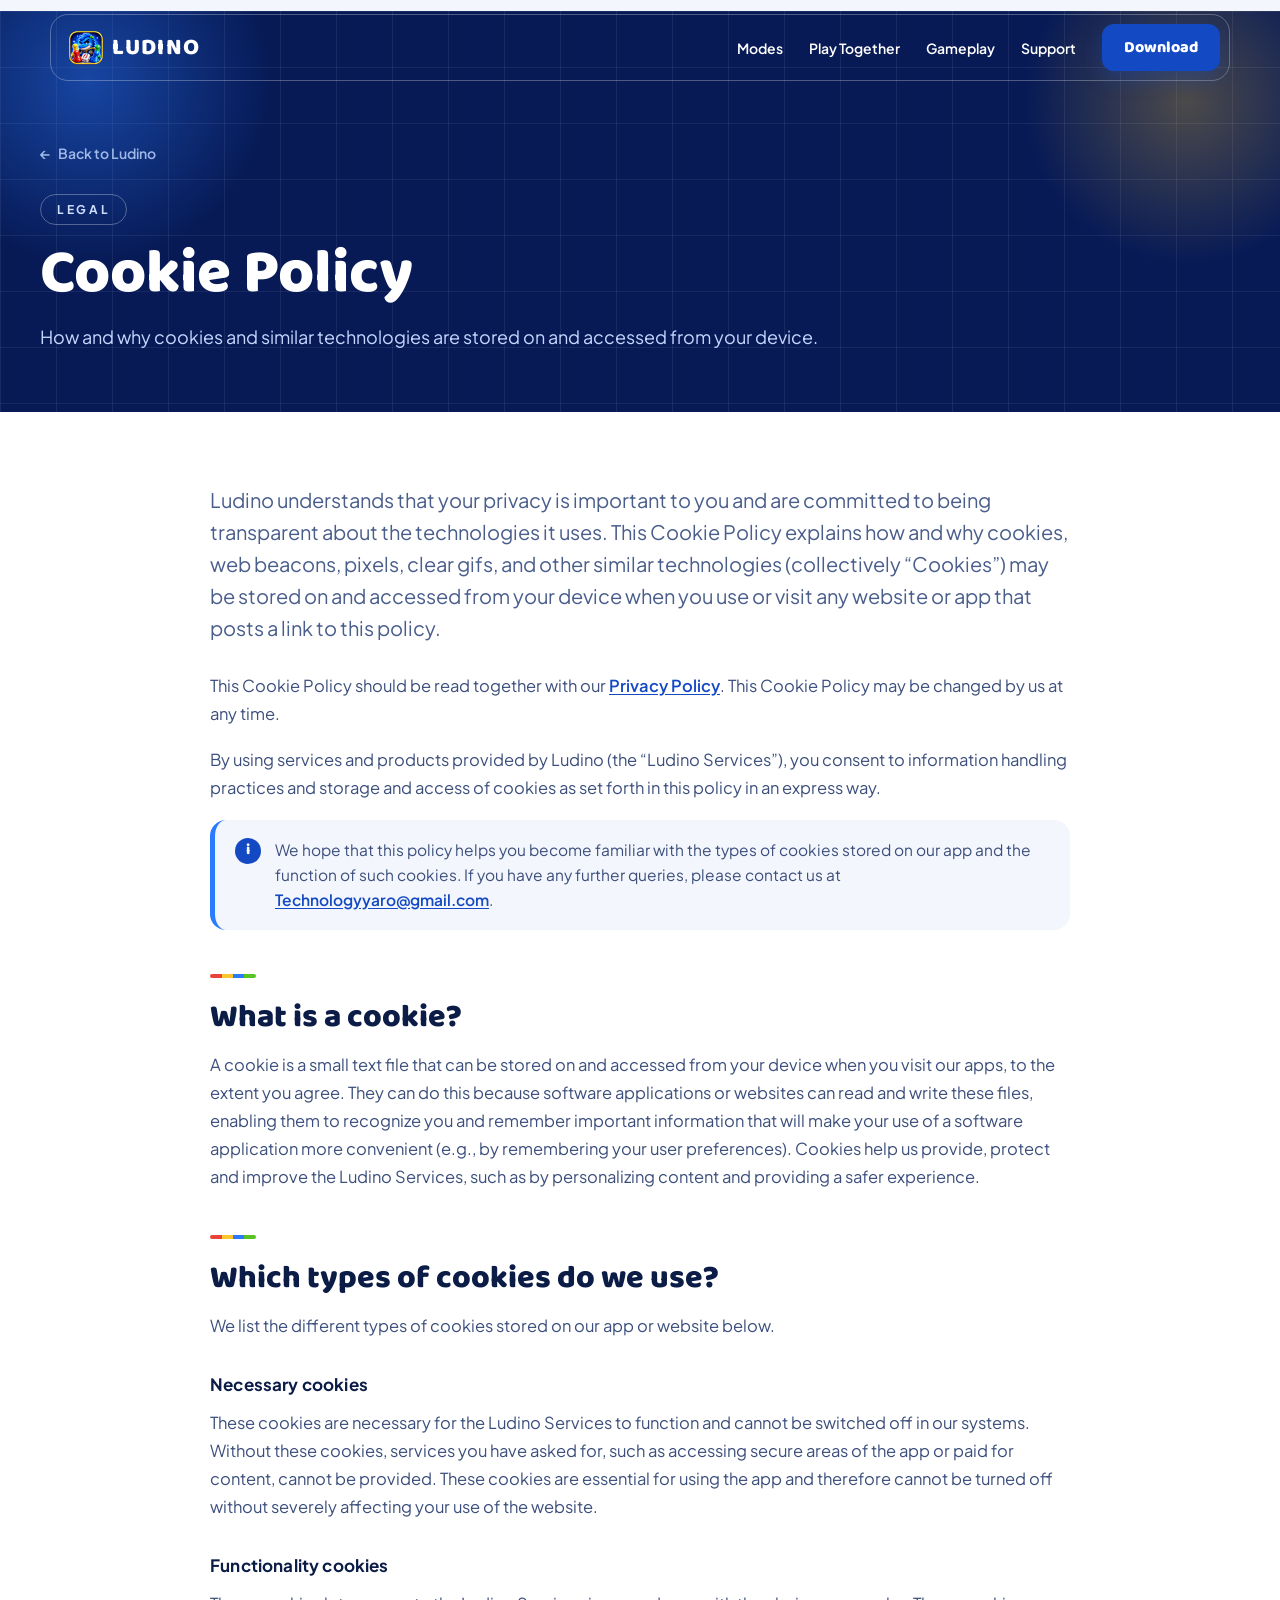
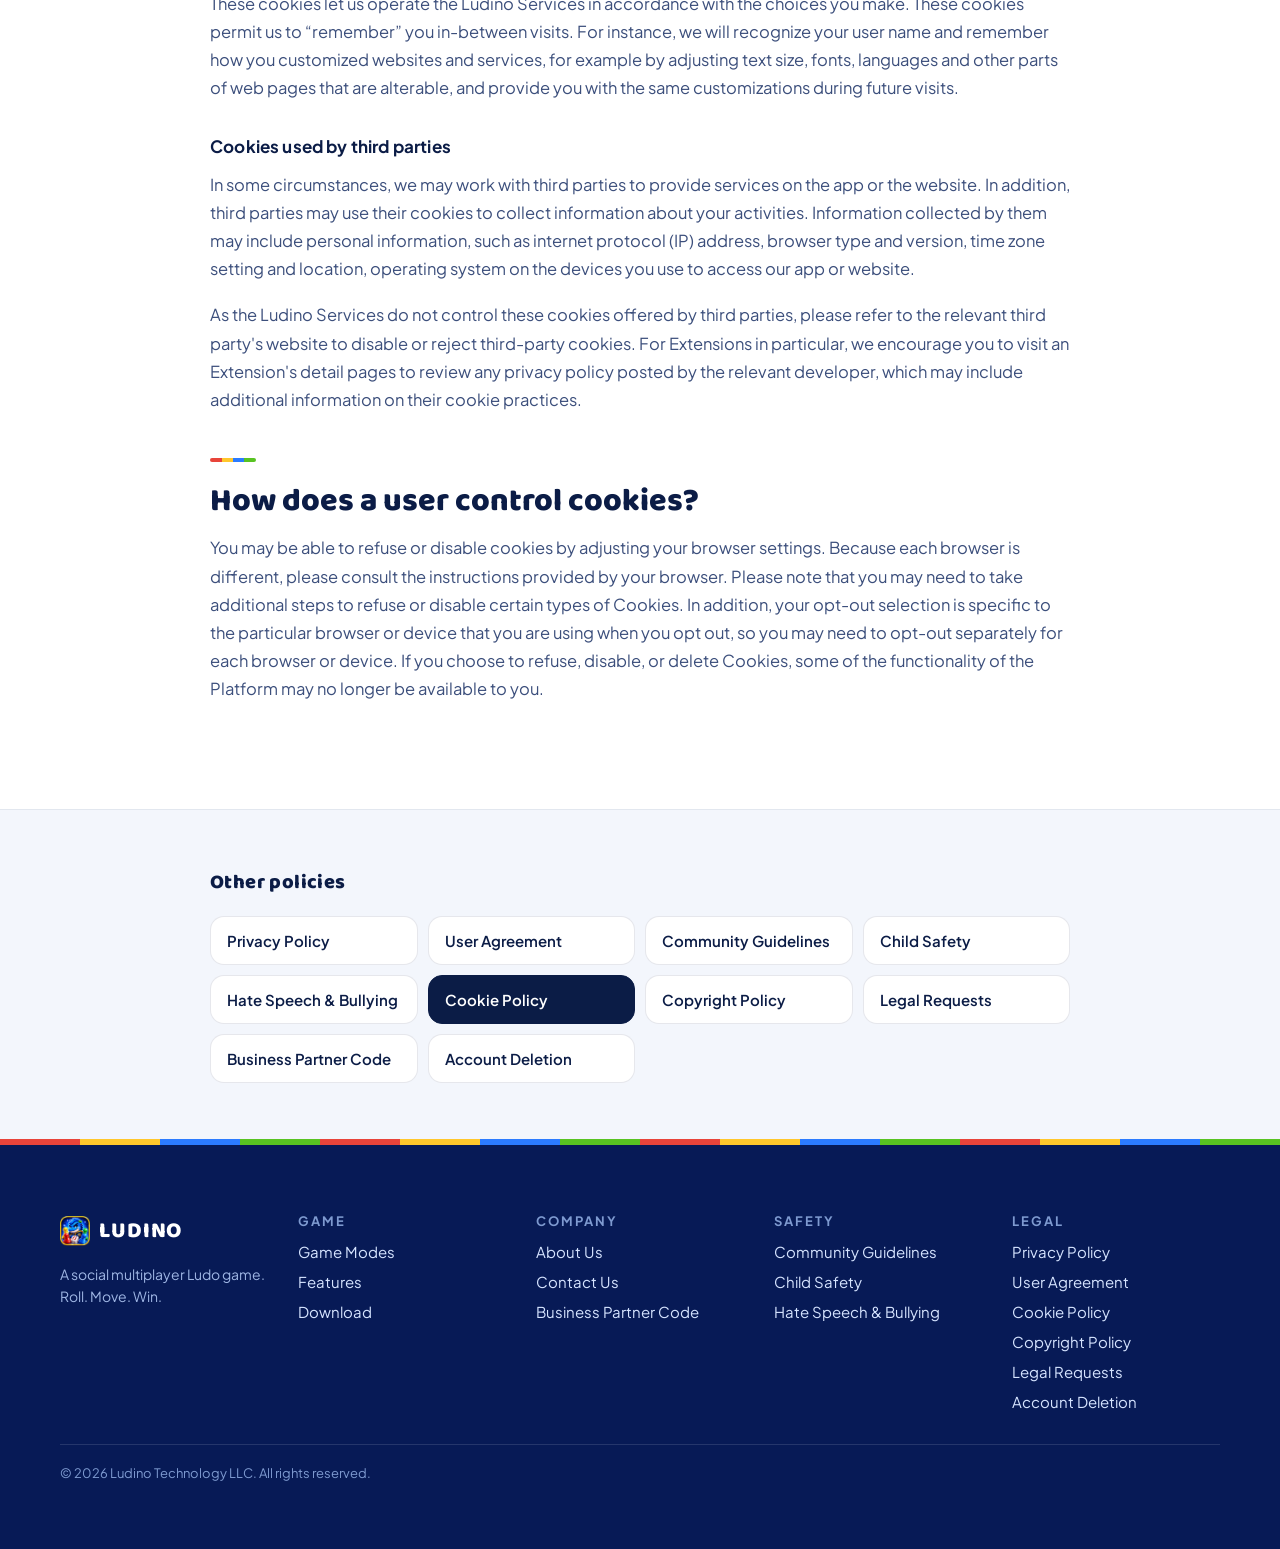
<file: cookie-policy.html>
<!DOCTYPE html>
<html lang="en">
<head>
<meta charset="utf-8" />
<meta name="viewport" content="width=device-width, initial-scale=1" />

<title>Cookie Policy | Ludino</title>
<meta name="description" content="How and why cookies, web beacons, pixels and similar technologies are stored on your device when you use Ludino." />
<meta name="theme-color" content="#071A56" />
<link rel="canonical" href="https://usamayousaf516.github.io/ludino-website/cookie-policy.html" />

<meta property="og:type" content="website" />
<meta property="og:url" content="https://usamayousaf516.github.io/ludino-website/cookie-policy.html" />
<meta property="og:site_name" content="Ludino" />
<meta property="og:title" content="Cookie Policy | Ludino" />
<meta property="og:description" content="How and why cookies, web beacons, pixels and similar technologies are stored on your device when you use Ludino." />
<meta property="og:image" content="https://usamayousaf516.github.io/ludino-website/img/og-cover.png" />
<meta name="twitter:card" content="summary_large_image" />
<meta name="twitter:image" content="https://usamayousaf516.github.io/ludino-website/img/og-cover.png" />

<link rel="icon" href="img/favicon-32.png" type="image/png" sizes="32x32" />
<link rel="icon" href="img/favicon-16.png" type="image/png" sizes="16x16" />
<link rel="apple-touch-icon" href="img/apple-touch-icon.png" />

<link rel="preconnect" href="https://fonts.googleapis.com" />
<link rel="preconnect" href="https://fonts.gstatic.com" crossorigin />
<link href="https://fonts.googleapis.com/css2?family=Baloo+2:wght@600;700;800&family=Plus+Jakarta+Sans:wght@400;500;600;700;800&display=swap" rel="stylesheet" />

<link rel="stylesheet" href="assets/css/styles.css" />
<link rel="stylesheet" href="assets/css/pages.css" />
</head>
<body class="doc-page">

<a class="skip-link" href="#main">Skip to content</a>

<div class="page">

  <header class="site-header">
    <div class="nav-shell">
      <a class="brand" href="index.html">
        <img class="brand__mark" src="img/brand-mark.png" alt="" width="136" height="136" />LUDINO
      </a>

      <button class="nav-toggle" type="button"
              aria-expanded="false" aria-controls="primary-nav" aria-label="Menu">
        <span class="nav-toggle__bar" aria-hidden="true"></span>
        <span class="nav-toggle__bar" aria-hidden="true"></span>
        <span class="nav-toggle__bar" aria-hidden="true"></span>
      </button>

      <nav class="nav" id="primary-nav" aria-label="Primary">
        <a href="index.html#modes">Modes</a>
        <a href="index.html#together">Play Together</a>
        <a href="index.html#gameplay">Gameplay</a>
        <a href="contact.html">Support</a>
      </nav>

      <a class="nav-cta" href="index.html#download">Download</a>
    </div>
  </header>

  <main id="main">

    <section class="page-hero">
      <div class="grid-overlay" aria-hidden="true"></div>
      <div class="blob page-hero__blob--1" aria-hidden="true"></div>
      <div class="blob page-hero__blob--2" aria-hidden="true"></div>

      <div class="page-hero__inner">
        <a class="crumb" href="index.html">Back to Ludino</a>
        <p class="eyebrow">Legal</p>
        <h1>Cookie Policy</h1>
        <p class="page-hero__lede">How and why cookies and similar technologies are stored on and accessed from your device.</p>
      </div>
    </section>

    <section class="doc">
      <div class="doc__inner">
        <div class="doc__body">
          <p class="lead">Ludino understands that your privacy is important to you and are committed to being transparent about the technologies it uses. This Cookie Policy explains how and why cookies, web beacons, pixels, clear gifs, and other similar technologies (collectively &ldquo;Cookies&rdquo;) may be stored on and accessed from your device when you use or visit any website or app that posts a link to this policy.</p>

          <p>This Cookie Policy should be read together with our <a href="privacy-policy.html">Privacy Policy</a>. This Cookie Policy may be changed by us at any time.</p>

          <p>By using services and products provided by Ludino (the &ldquo;Ludino Services&rdquo;), you consent to information handling practices and storage and access of cookies as set forth in this policy in an express way.</p>

          <div class="callout">
            <div class="callout__icon" aria-hidden="true">i</div>
            <p>We hope that this policy helps you become familiar with the types of cookies stored on our app and the function of such cookies. If you have any further queries, please contact us at <a href="mailto:Technologyyaro@gmail.com">Technologyyaro@gmail.com</a>.</p>
          </div>

          <h2>What is a cookie?</h2>
          <p>A cookie is a small text file that can be stored on and accessed from your device when you visit our apps, to the extent you agree. They can do this because software applications or websites can read and write these files, enabling them to recognize you and remember important information that will make your use of a software application more convenient (e.g., by remembering your user preferences). Cookies help us provide, protect and improve the Ludino Services, such as by personalizing content and providing a safer experience.</p>

          <h2>Which types of cookies do we use?</h2>
          <p>We list the different types of cookies stored on our app or website below.</p>

          <h3>Necessary cookies</h3>
          <p>These cookies are necessary for the Ludino Services to function and cannot be switched off in our systems. Without these cookies, services you have asked for, such as accessing secure areas of the app or paid for content, cannot be provided. These cookies are essential for using the app and therefore cannot be turned off without severely affecting your use of the website.</p>

          <h3>Functionality cookies</h3>
          <p>These cookies let us operate the Ludino Services in accordance with the choices you make. These cookies permit us to &ldquo;remember&rdquo; you in-between visits. For instance, we will recognize your user name and remember how you customized websites and services, for example by adjusting text size, fonts, languages and other parts of web pages that are alterable, and provide you with the same customizations during future visits.</p>

          <h3>Cookies used by third parties</h3>
          <p>In some circumstances, we may work with third parties to provide services on the app or the website. In addition, third parties may use their cookies to collect information about your activities. Information collected by them may include personal information, such as internet protocol (IP) address, browser type and version, time zone setting and location, operating system on the devices you use to access our app or website.</p>
          <p>As the Ludino Services do not control these cookies offered by third parties, please refer to the relevant third party's website to disable or reject third-party cookies. For Extensions in particular, we encourage you to visit an Extension's detail pages to review any privacy policy posted by the relevant developer, which may include additional information on their cookie practices.</p>

          <h2>How does a user control cookies?</h2>
          <p>You may be able to refuse or disable cookies by adjusting your browser settings. Because each browser is different, please consult the instructions provided by your browser. Please note that you may need to take additional steps to refuse or disable certain types of Cookies. In addition, your opt-out selection is specific to the particular browser or device that you are using when you opt out, so you may need to opt-out separately for each browser or device. If you choose to refuse, disable, or delete Cookies, some of the functionality of the Platform may no longer be available to you.</p>
        </div>
      </div>
    </section>

  <section class="doc-switch">
    <div class="doc-switch__inner">
      <h2>Other policies</h2>
      <ul>
            <li><a href="privacy-policy.html">Privacy Policy</a></li>
            <li><a href="terms.html">User Agreement</a></li>
            <li><a href="community-guidelines.html">Community Guidelines</a></li>
            <li><a href="child-safety.html">Child Safety</a></li>
            <li><a href="anti-bullying.html">Hate Speech &amp; Bullying</a></li>
            <li><a href="cookie-policy.html" aria-current="page">Cookie Policy</a></li>
            <li><a href="copyright.html">Copyright Policy</a></li>
            <li><a href="legal-requests.html">Legal Requests</a></li>
            <li><a href="code-of-conduct.html">Business Partner Code</a></li>
            <li><a href="account-deletion.html">Account Deletion</a></li>
      </ul>
    </div>
  </section>
  </main>

  <footer class="site-footer" id="support">
    <div class="footer__rule" aria-hidden="true"></div>

    <div class="footer__inner">
      <div class="footer__cols">

        <div>
          <div class="footer__brand">
            <img class="brand__mark" src="img/brand-mark.png" alt="" width="136" height="136" />LUDINO
          </div>
          <p class="footer__tagline">A social multiplayer Ludo game. Roll. Move. Win.</p>
        </div>

        <div>
          <h3>Game</h3>
          <ul>
            <li><a href="index.html#modes">Game Modes</a></li>
            <li><a href="index.html#together">Features</a></li>
            <li><a href="index.html#download">Download</a></li>
          </ul>
        </div>

        <div>
          <h3>Company</h3>
          <ul>
            <li><a href="about.html">About Us</a></li>
            <li><a href="contact.html">Contact Us</a></li>
            <li><a href="code-of-conduct.html">Business Partner Code</a></li>
          </ul>
        </div>

        <div>
          <h3>Safety</h3>
          <ul>
            <li><a href="community-guidelines.html">Community Guidelines</a></li>
            <li><a href="child-safety.html">Child Safety</a></li>
            <li><a href="anti-bullying.html">Hate Speech &amp; Bullying</a></li>
          </ul>
        </div>

        <div>
          <h3>Legal</h3>
          <ul>
            <li><a href="privacy-policy.html">Privacy Policy</a></li>
            <li><a href="terms.html">User Agreement</a></li>
            <li><a href="cookie-policy.html">Cookie Policy</a></li>
            <li><a href="copyright.html">Copyright Policy</a></li>
            <li><a href="legal-requests.html">Legal Requests</a></li>
            <li><a href="account-deletion.html">Account Deletion</a></li>
          </ul>
        </div>

      </div>

      <div class="footer__base">
        <p>&copy; <span data-year>2026</span> Ludino Technology LLC. All rights reserved.</p>
      </div>
    </div>
  </footer>

</div>

<script src="assets/js/main.js" defer></script>
</body>
</html>
</file>
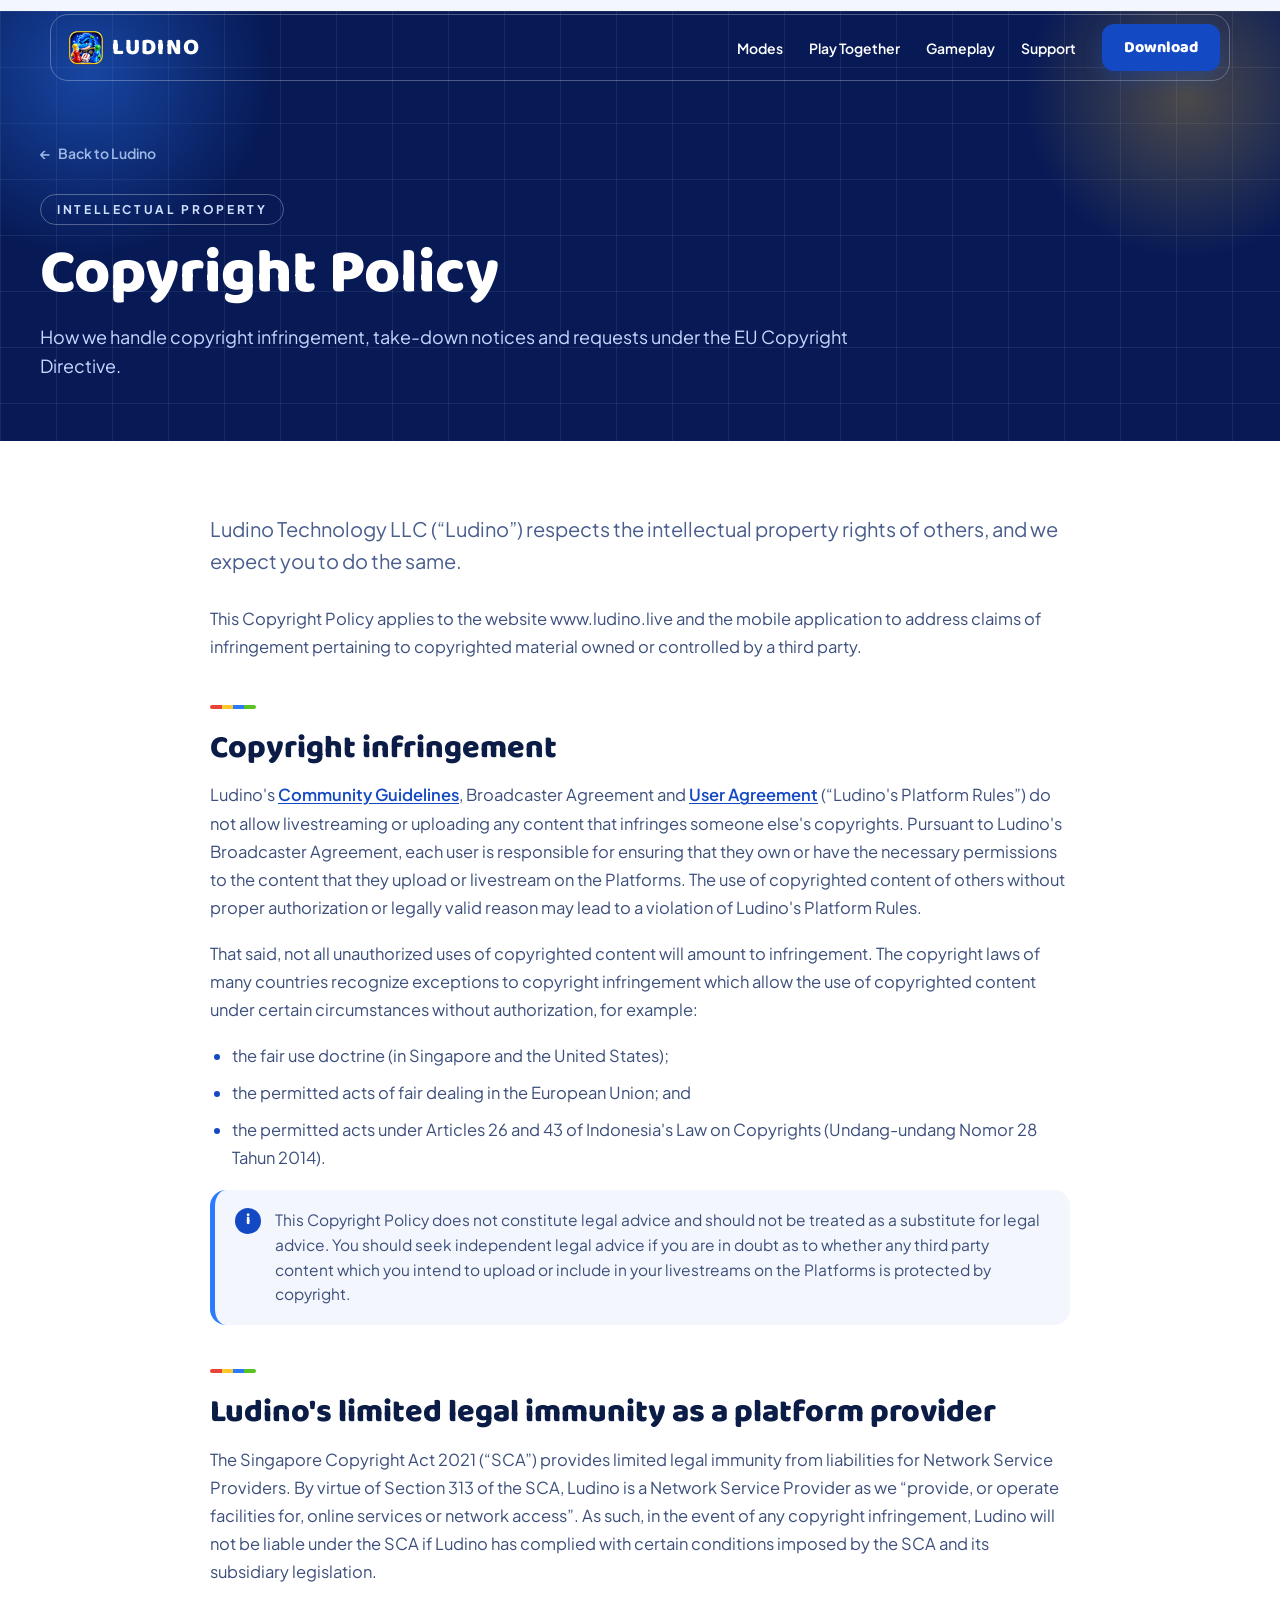
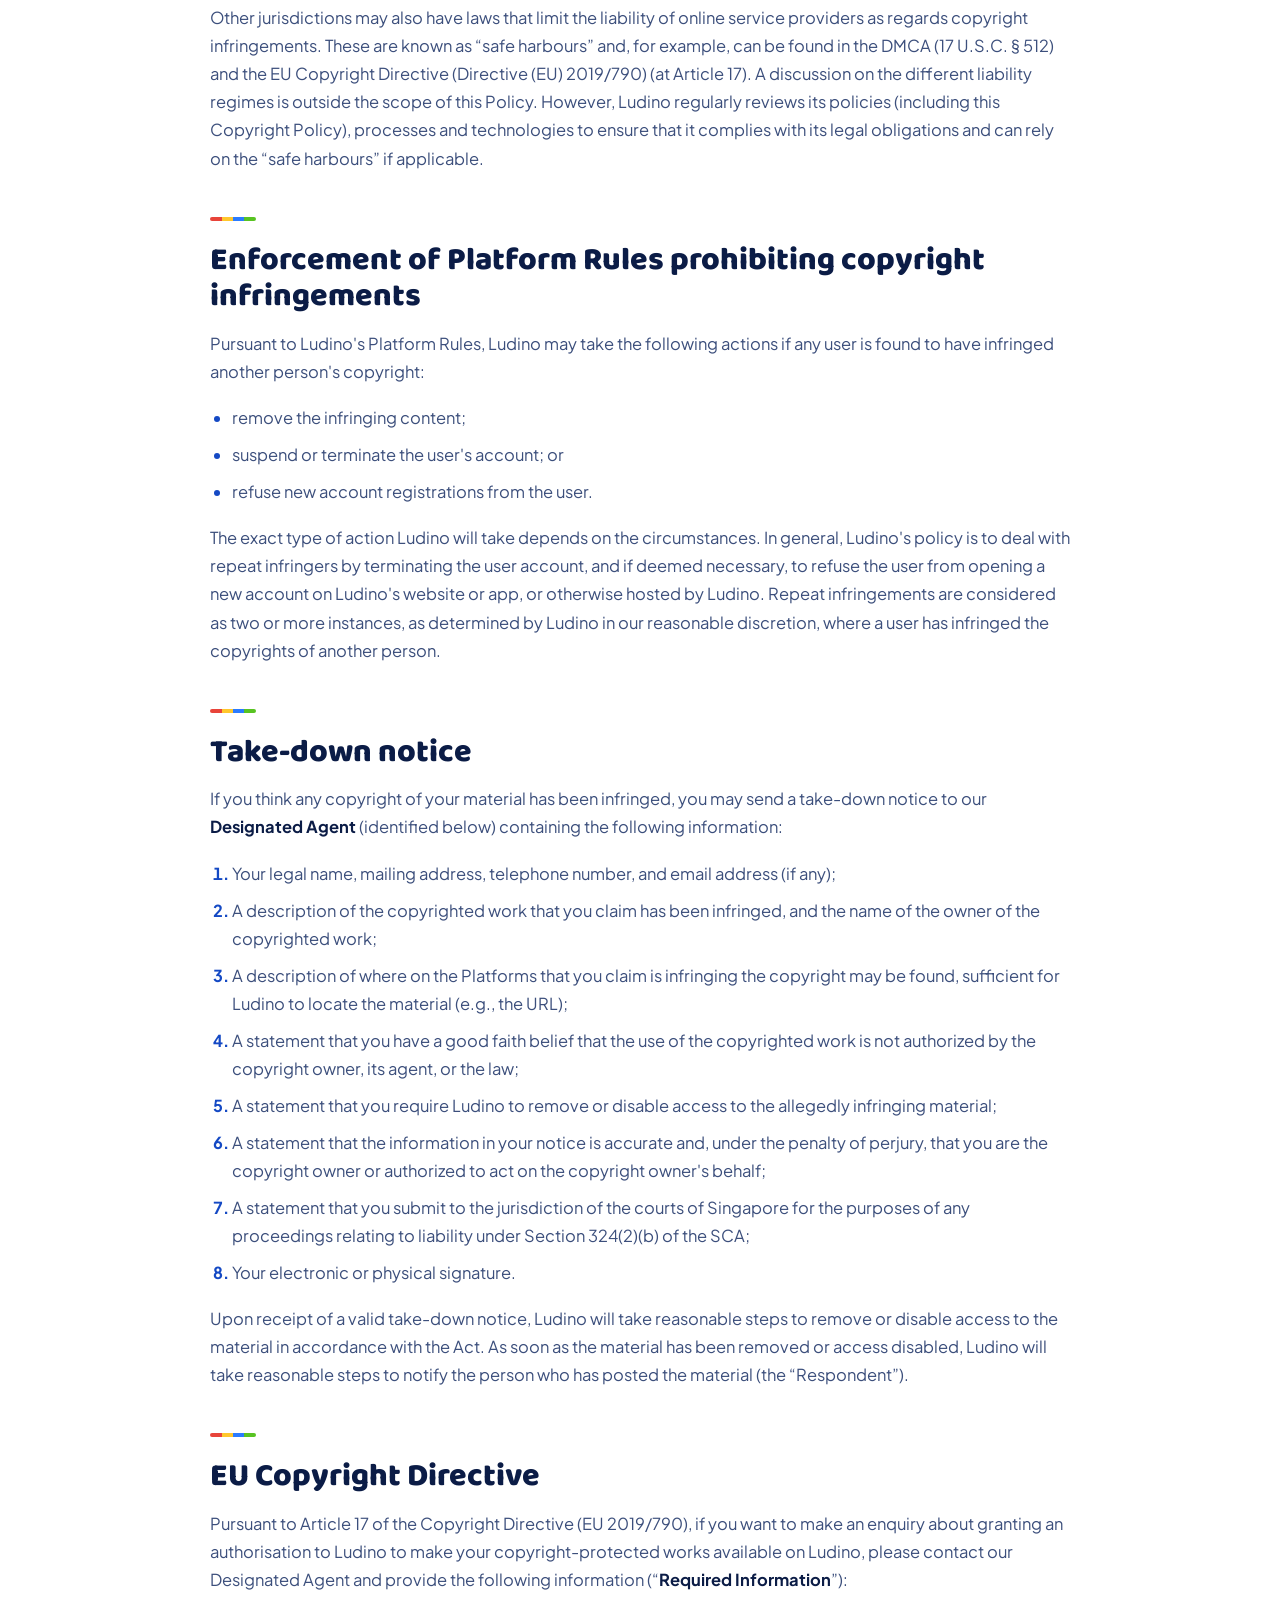
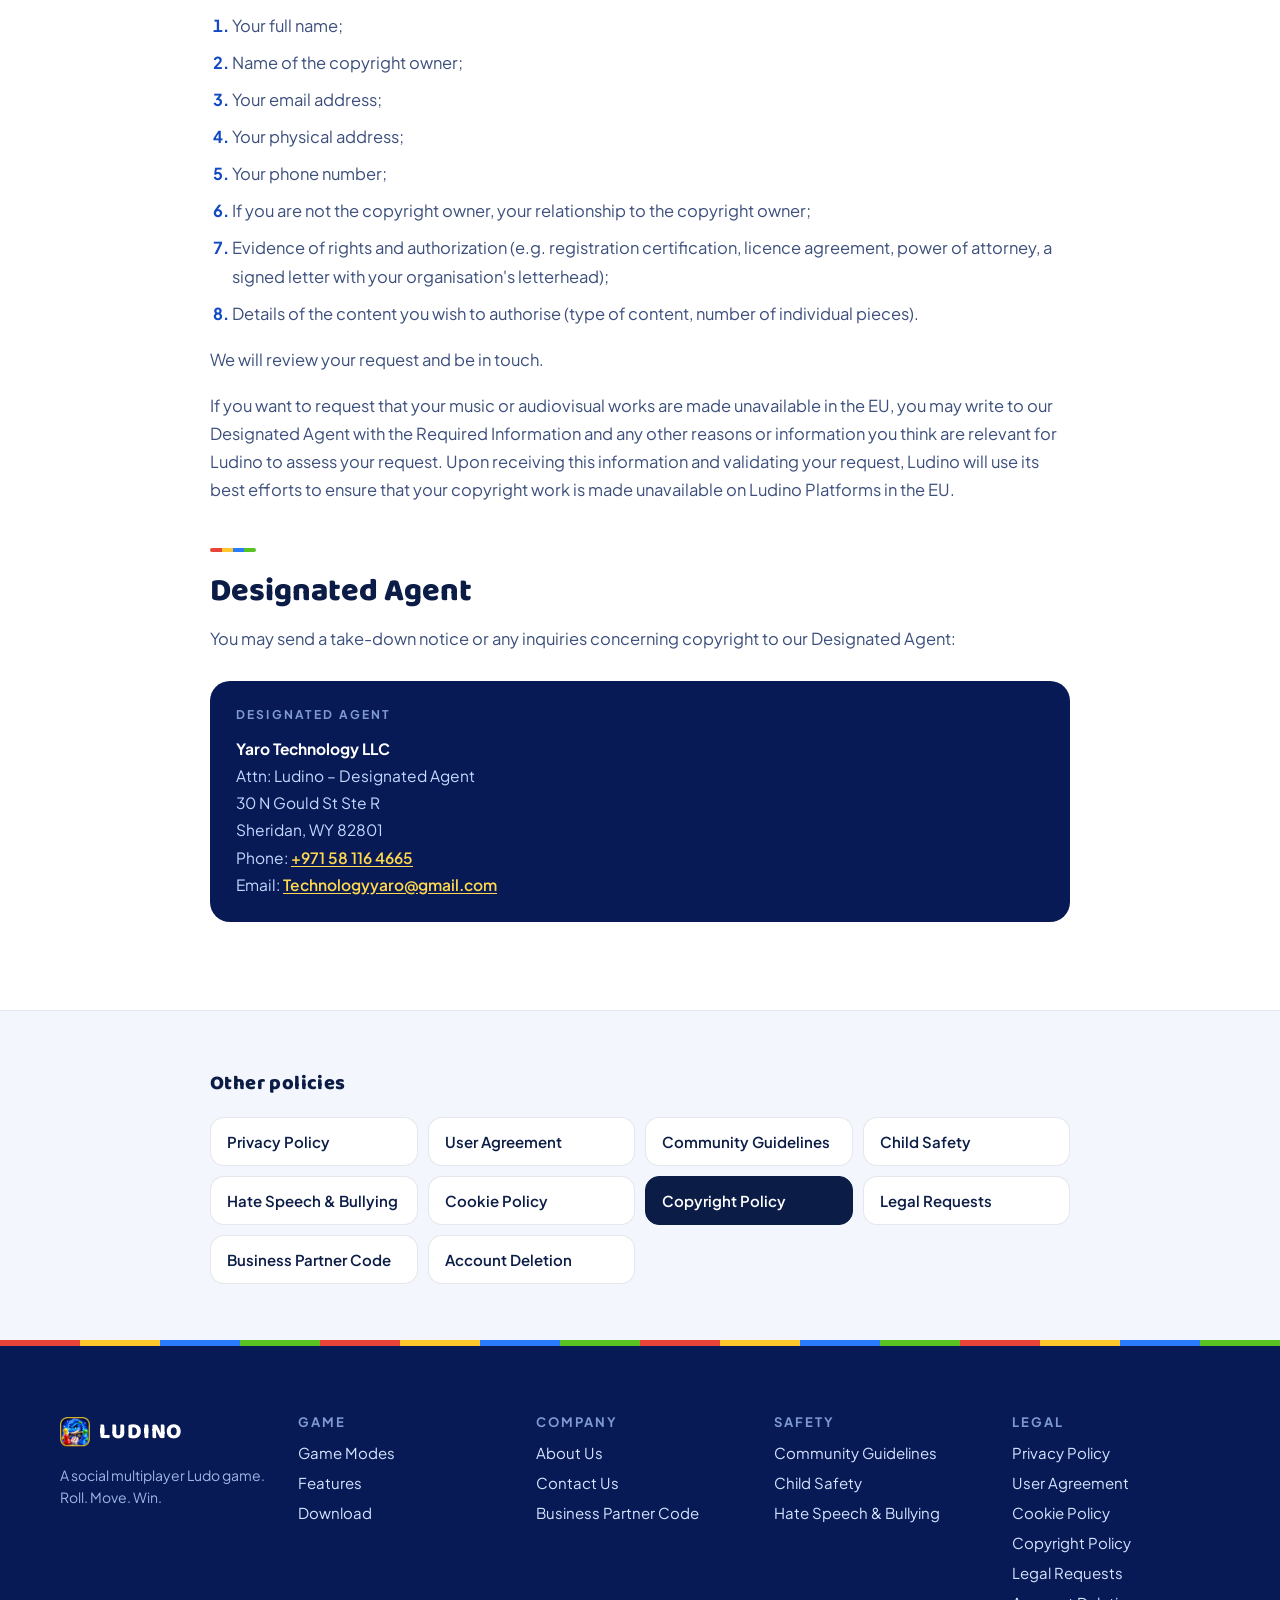
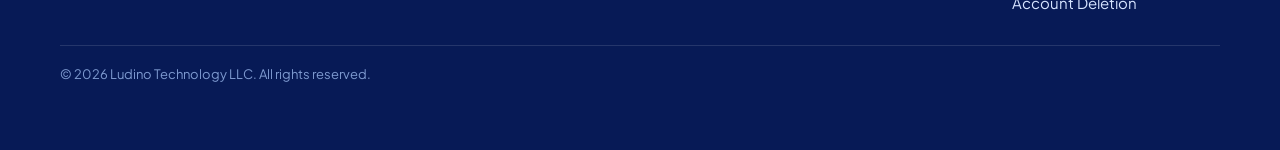
<file: copyright.html>
<!DOCTYPE html>
<html lang="en">
<head>
<meta charset="utf-8" />
<meta name="viewport" content="width=device-width, initial-scale=1" />

<title>Copyright Policy | Ludino</title>
<meta name="description" content="How Ludino handles copyright infringement, take-down notices, repeat infringers and EU Copyright Directive requests." />
<meta name="theme-color" content="#071A56" />
<link rel="canonical" href="https://usamayousaf516.github.io/ludino-website/copyright.html" />

<meta property="og:type" content="website" />
<meta property="og:url" content="https://usamayousaf516.github.io/ludino-website/copyright.html" />
<meta property="og:site_name" content="Ludino" />
<meta property="og:title" content="Copyright Policy | Ludino" />
<meta property="og:description" content="How Ludino handles copyright infringement, take-down notices, repeat infringers and EU Copyright Directive requests." />
<meta property="og:image" content="https://usamayousaf516.github.io/ludino-website/img/og-cover.png" />
<meta name="twitter:card" content="summary_large_image" />
<meta name="twitter:image" content="https://usamayousaf516.github.io/ludino-website/img/og-cover.png" />

<link rel="icon" href="img/favicon-32.png" type="image/png" sizes="32x32" />
<link rel="icon" href="img/favicon-16.png" type="image/png" sizes="16x16" />
<link rel="apple-touch-icon" href="img/apple-touch-icon.png" />

<link rel="preconnect" href="https://fonts.googleapis.com" />
<link rel="preconnect" href="https://fonts.gstatic.com" crossorigin />
<link href="https://fonts.googleapis.com/css2?family=Baloo+2:wght@600;700;800&family=Plus+Jakarta+Sans:wght@400;500;600;700;800&display=swap" rel="stylesheet" />

<link rel="stylesheet" href="assets/css/styles.css" />
<link rel="stylesheet" href="assets/css/pages.css" />
</head>
<body class="doc-page">

<a class="skip-link" href="#main">Skip to content</a>

<div class="page">

  <header class="site-header">
    <div class="nav-shell">
      <a class="brand" href="index.html">
        <img class="brand__mark" src="img/brand-mark.png" alt="" width="136" height="136" />LUDINO
      </a>

      <button class="nav-toggle" type="button"
              aria-expanded="false" aria-controls="primary-nav" aria-label="Menu">
        <span class="nav-toggle__bar" aria-hidden="true"></span>
        <span class="nav-toggle__bar" aria-hidden="true"></span>
        <span class="nav-toggle__bar" aria-hidden="true"></span>
      </button>

      <nav class="nav" id="primary-nav" aria-label="Primary">
        <a href="index.html#modes">Modes</a>
        <a href="index.html#together">Play Together</a>
        <a href="index.html#gameplay">Gameplay</a>
        <a href="contact.html">Support</a>
      </nav>

      <a class="nav-cta" href="index.html#download">Download</a>
    </div>
  </header>

  <main id="main">

    <section class="page-hero">
      <div class="grid-overlay" aria-hidden="true"></div>
      <div class="blob page-hero__blob--1" aria-hidden="true"></div>
      <div class="blob page-hero__blob--2" aria-hidden="true"></div>

      <div class="page-hero__inner">
        <a class="crumb" href="index.html">Back to Ludino</a>
        <p class="eyebrow">Intellectual property</p>
        <h1>Copyright Policy</h1>
        <p class="page-hero__lede">How we handle copyright infringement, take-down notices and requests under the EU Copyright Directive.</p>
      </div>
    </section>

    <section class="doc">
      <div class="doc__inner">
        <div class="doc__body">
          <p class="lead">Ludino Technology LLC (&ldquo;Ludino&rdquo;) respects the intellectual property rights of others, and we expect you to do the same.</p>

          <p>This Copyright Policy applies to the website www.ludino.live and the mobile application to address claims of infringement pertaining to copyrighted material owned or controlled by a third party.</p>

          <h2>Copyright infringement</h2>
          <p>Ludino's <a href="community-guidelines.html">Community Guidelines</a>, Broadcaster Agreement and <a href="terms.html">User Agreement</a> (&ldquo;Ludino's Platform Rules&rdquo;) do not allow livestreaming or uploading any content that infringes someone else's copyrights. Pursuant to Ludino's Broadcaster Agreement, each user is responsible for ensuring that they own or have the necessary permissions to the content that they upload or livestream on the Platforms. The use of copyrighted content of others without proper authorization or legally valid reason may lead to a violation of Ludino's Platform Rules.</p>

          <p>That said, not all unauthorized uses of copyrighted content will amount to infringement. The copyright laws of many countries recognize exceptions to copyright infringement which allow the use of copyrighted content under certain circumstances without authorization, for example:</p>
          <ul>
            <li>the fair use doctrine (in Singapore and the United States);</li>
            <li>the permitted acts of fair dealing in the European Union; and</li>
            <li>the permitted acts under Articles 26 and 43 of Indonesia's Law on Copyrights (Undang-undang Nomor 28 Tahun 2014).</li>
          </ul>

          <div class="callout">
            <div class="callout__icon" aria-hidden="true">i</div>
            <p>This Copyright Policy does not constitute legal advice and should not be treated as a substitute for legal advice. You should seek independent legal advice if you are in doubt as to whether any third party content which you intend to upload or include in your livestreams on the Platforms is protected by copyright.</p>
          </div>

          <h2>Ludino's limited legal immunity as a platform provider</h2>
          <p>The Singapore Copyright Act 2021 (&ldquo;SCA&rdquo;) provides limited legal immunity from liabilities for Network Service Providers. By virtue of Section 313 of the SCA, Ludino is a Network Service Provider as we &ldquo;provide, or operate facilities for, online services or network access&rdquo;. As such, in the event of any copyright infringement, Ludino will not be liable under the SCA if Ludino has complied with certain conditions imposed by the SCA and its subsidiary legislation.</p>
          <p>Other jurisdictions may also have laws that limit the liability of online service providers as regards copyright infringements. These are known as &ldquo;safe harbours&rdquo; and, for example, can be found in the DMCA (17 U.S.C. &sect; 512) and the EU Copyright Directive (Directive (EU) 2019/790) (at Article 17). A discussion on the different liability regimes is outside the scope of this Policy. However, Ludino regularly reviews its policies (including this Copyright Policy), processes and technologies to ensure that it complies with its legal obligations and can rely on the &ldquo;safe harbours&rdquo; if applicable.</p>

          <h2>Enforcement of Platform Rules prohibiting copyright infringements</h2>
          <p>Pursuant to Ludino's Platform Rules, Ludino may take the following actions if any user is found to have infringed another person's copyright:</p>
          <ul>
            <li>remove the infringing content;</li>
            <li>suspend or terminate the user's account; or</li>
            <li>refuse new account registrations from the user.</li>
          </ul>
          <p>The exact type of action Ludino will take depends on the circumstances. In general, Ludino's policy is to deal with repeat infringers by terminating the user account, and if deemed necessary, to refuse the user from opening a new account on Ludino's website or app, or otherwise hosted by Ludino. Repeat infringements are considered as two or more instances, as determined by Ludino in our reasonable discretion, where a user has infringed the copyrights of another person.</p>

          <h2>Take-down notice</h2>
          <p>If you think any copyright of your material has been infringed, you may send a take-down notice to our <strong>Designated Agent</strong> (identified below) containing the following information:</p>
          <ol>
            <li>Your legal name, mailing address, telephone number, and email address (if any);</li>
            <li>A description of the copyrighted work that you claim has been infringed, and the name of the owner of the copyrighted work;</li>
            <li>A description of where on the Platforms that you claim is infringing the copyright may be found, sufficient for Ludino to locate the material (e.g., the URL);</li>
            <li>A statement that you have a good faith belief that the use of the copyrighted work is not authorized by the copyright owner, its agent, or the law;</li>
            <li>A statement that you require Ludino to remove or disable access to the allegedly infringing material;</li>
            <li>A statement that the information in your notice is accurate and, under the penalty of perjury, that you are the copyright owner or authorized to act on the copyright owner's behalf;</li>
            <li>A statement that you submit to the jurisdiction of the courts of Singapore for the purposes of any proceedings relating to liability under Section 324(2)(b) of the SCA;</li>
            <li>Your electronic or physical signature.</li>
          </ol>
          <p>Upon receipt of a valid take-down notice, Ludino will take reasonable steps to remove or disable access to the material in accordance with the Act. As soon as the material has been removed or access disabled, Ludino will take reasonable steps to notify the person who has posted the material (the &ldquo;Respondent&rdquo;).</p>

          <h2>EU Copyright Directive</h2>
          <p>Pursuant to Article 17 of the Copyright Directive (EU 2019/790), if you want to make an enquiry about granting an authorisation to Ludino to make your copyright-protected works available on Ludino, please contact our Designated Agent and provide the following information (&ldquo;<strong>Required Information</strong>&rdquo;):</p>
          <ol>
            <li>Your full name;</li>
            <li>Name of the copyright owner;</li>
            <li>Your email address;</li>
            <li>Your physical address;</li>
            <li>Your phone number;</li>
            <li>If you are not the copyright owner, your relationship to the copyright owner;</li>
            <li>Evidence of rights and authorization (e.g. registration certification, licence agreement, power of attorney, a signed letter with your organisation's letterhead);</li>
            <li>Details of the content you wish to authorise (type of content, number of individual pieces).</li>
          </ol>
          <p>We will review your request and be in touch.</p>
          <p>If you want to request that your music or audiovisual works are made unavailable in the EU, you may write to our Designated Agent with the Required Information and any other reasons or information you think are relevant for Ludino to assess your request. Upon receiving this information and validating your request, Ludino will use its best efforts to ensure that your copyright work is made unavailable on Ludino Platforms in the EU.</p>

          <h2>Designated Agent</h2>
          <p>You may send a take-down notice or any inquiries concerning copyright to our Designated Agent:</p>
          <div class="address-card">
            <p class="mini-label">Designated agent</p>
            <address>
              <strong>Yaro Technology LLC</strong><br />
              Attn: Ludino &ndash; Designated Agent<br />
              30 N Gould St Ste R<br />
              Sheridan, WY 82801<br />
              Phone: <a href="tel:+971581164665">+971 58 116 4665</a><br />
              Email: <a href="mailto:Technologyyaro@gmail.com">Technologyyaro@gmail.com</a>
            </address>
          </div>
        </div>
      </div>
    </section>

  <section class="doc-switch">
    <div class="doc-switch__inner">
      <h2>Other policies</h2>
      <ul>
            <li><a href="privacy-policy.html">Privacy Policy</a></li>
            <li><a href="terms.html">User Agreement</a></li>
            <li><a href="community-guidelines.html">Community Guidelines</a></li>
            <li><a href="child-safety.html">Child Safety</a></li>
            <li><a href="anti-bullying.html">Hate Speech &amp; Bullying</a></li>
            <li><a href="cookie-policy.html">Cookie Policy</a></li>
            <li><a href="copyright.html" aria-current="page">Copyright Policy</a></li>
            <li><a href="legal-requests.html">Legal Requests</a></li>
            <li><a href="code-of-conduct.html">Business Partner Code</a></li>
            <li><a href="account-deletion.html">Account Deletion</a></li>
      </ul>
    </div>
  </section>
  </main>

  <footer class="site-footer" id="support">
    <div class="footer__rule" aria-hidden="true"></div>

    <div class="footer__inner">
      <div class="footer__cols">

        <div>
          <div class="footer__brand">
            <img class="brand__mark" src="img/brand-mark.png" alt="" width="136" height="136" />LUDINO
          </div>
          <p class="footer__tagline">A social multiplayer Ludo game. Roll. Move. Win.</p>
        </div>

        <div>
          <h3>Game</h3>
          <ul>
            <li><a href="index.html#modes">Game Modes</a></li>
            <li><a href="index.html#together">Features</a></li>
            <li><a href="index.html#download">Download</a></li>
          </ul>
        </div>

        <div>
          <h3>Company</h3>
          <ul>
            <li><a href="about.html">About Us</a></li>
            <li><a href="contact.html">Contact Us</a></li>
            <li><a href="code-of-conduct.html">Business Partner Code</a></li>
          </ul>
        </div>

        <div>
          <h3>Safety</h3>
          <ul>
            <li><a href="community-guidelines.html">Community Guidelines</a></li>
            <li><a href="child-safety.html">Child Safety</a></li>
            <li><a href="anti-bullying.html">Hate Speech &amp; Bullying</a></li>
          </ul>
        </div>

        <div>
          <h3>Legal</h3>
          <ul>
            <li><a href="privacy-policy.html">Privacy Policy</a></li>
            <li><a href="terms.html">User Agreement</a></li>
            <li><a href="cookie-policy.html">Cookie Policy</a></li>
            <li><a href="copyright.html">Copyright Policy</a></li>
            <li><a href="legal-requests.html">Legal Requests</a></li>
            <li><a href="account-deletion.html">Account Deletion</a></li>
          </ul>
        </div>

      </div>

      <div class="footer__base">
        <p>&copy; <span data-year>2026</span> Ludino Technology LLC. All rights reserved.</p>
      </div>
    </div>
  </footer>

</div>

<script src="assets/js/main.js" defer></script>
</body>
</html>
</file>
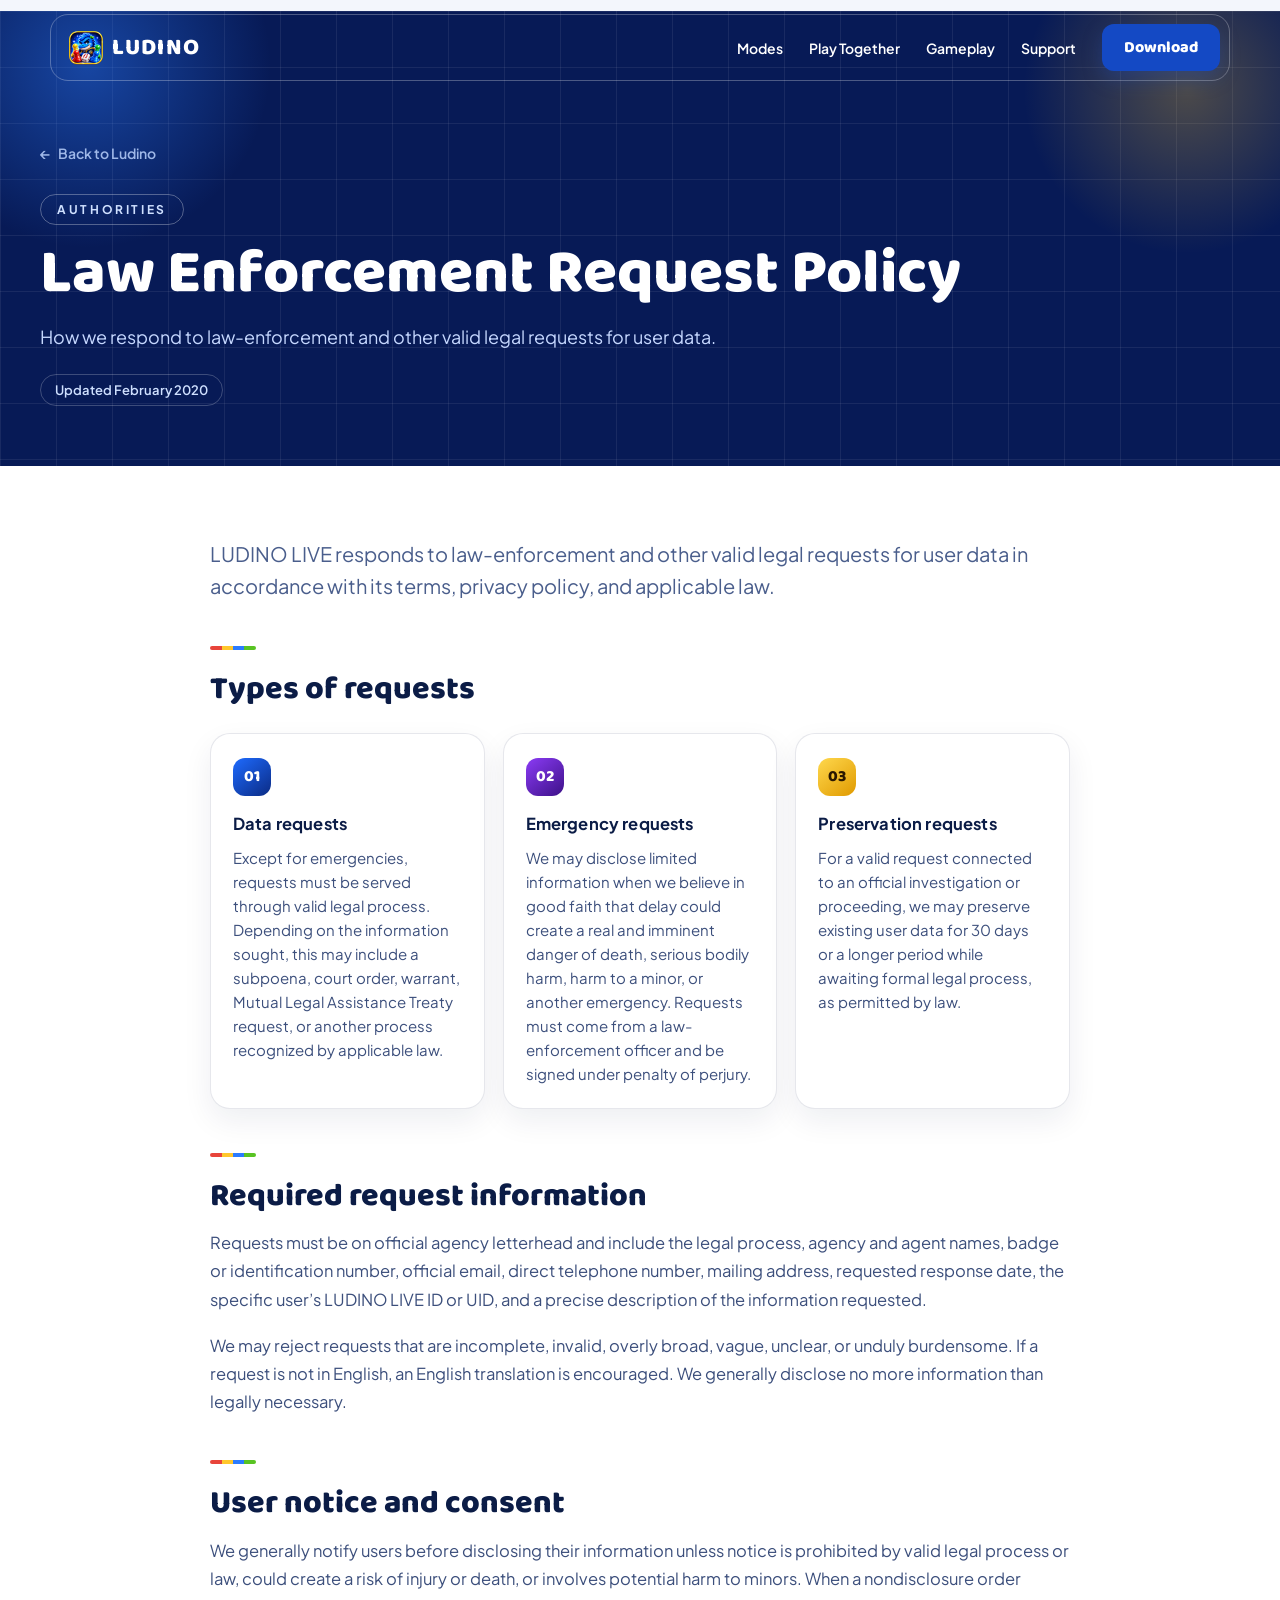
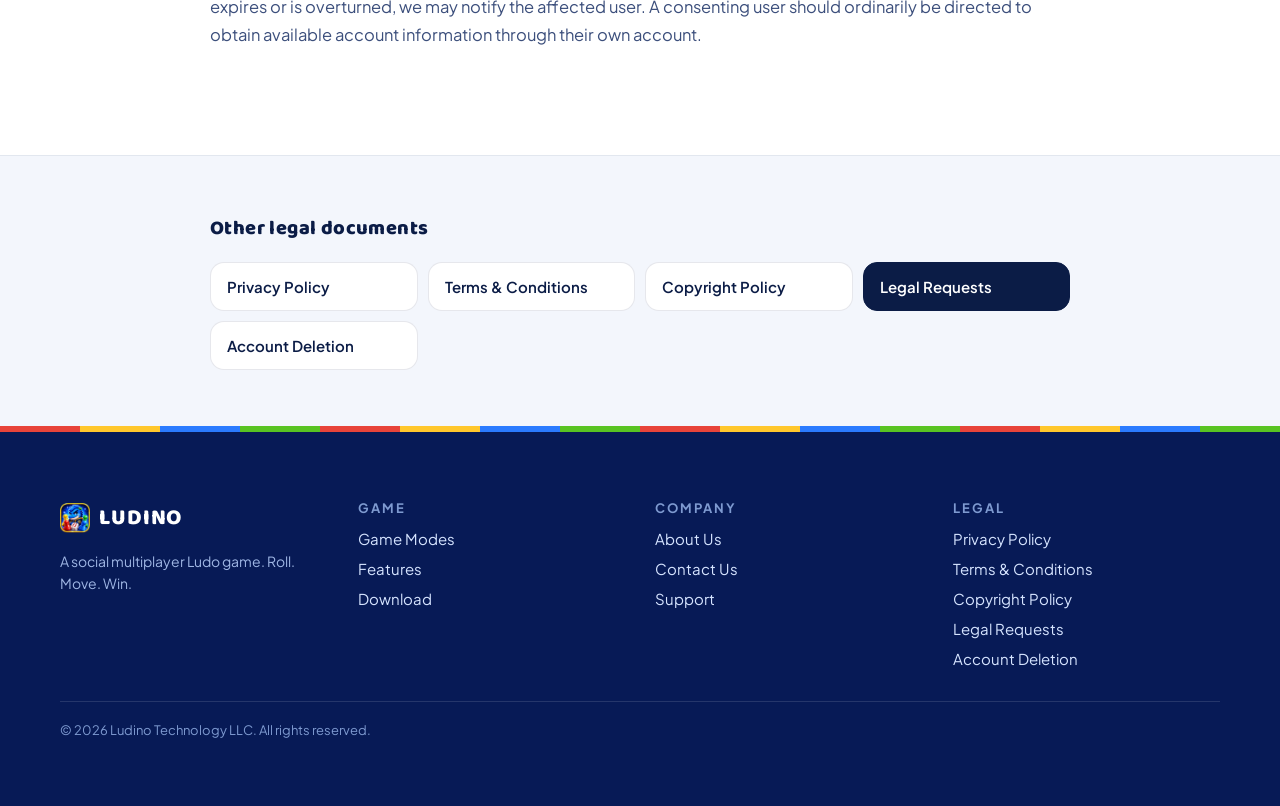
<file: legal-requests.html>
<!DOCTYPE html>
<html lang="en">
<head>
<meta charset="utf-8" />
<meta name="viewport" content="width=device-width, initial-scale=1" />

<title>Legal Requests | Ludino</title>
<meta name="description" content="How LUDINO responds to law-enforcement and other valid legal requests for user data." />
<meta name="theme-color" content="#071A56" />
<link rel="canonical" href="https://usamayousaf516.github.io/ludino-website/legal-requests.html" />

<meta property="og:type" content="website" />
<meta property="og:url" content="https://usamayousaf516.github.io/ludino-website/legal-requests.html" />
<meta property="og:site_name" content="Ludino" />
<meta property="og:title" content="Legal Requests | Ludino" />
<meta property="og:description" content="How LUDINO responds to law-enforcement and other valid legal requests for user data." />
<meta property="og:image" content="https://usamayousaf516.github.io/ludino-website/img/og-cover.png" />
<meta name="twitter:card" content="summary_large_image" />
<meta name="twitter:image" content="https://usamayousaf516.github.io/ludino-website/img/og-cover.png" />

<link rel="icon" href="img/favicon-32.png" type="image/png" sizes="32x32" />
<link rel="icon" href="img/favicon-16.png" type="image/png" sizes="16x16" />
<link rel="apple-touch-icon" href="img/apple-touch-icon.png" />

<link rel="preconnect" href="https://fonts.googleapis.com" />
<link rel="preconnect" href="https://fonts.gstatic.com" crossorigin />
<link href="https://fonts.googleapis.com/css2?family=Baloo+2:wght@600;700;800&family=Plus+Jakarta+Sans:wght@400;500;600;700;800&display=swap" rel="stylesheet" />

<link rel="stylesheet" href="assets/css/styles.css" />
<link rel="stylesheet" href="assets/css/pages.css" />
</head>
<body class="doc-page">

<a class="skip-link" href="#main">Skip to content</a>

<div class="page">

  <header class="site-header">
    <div class="nav-shell">
      <a class="brand" href="index.html">
        <img class="brand__mark" src="img/brand-mark.png" alt="" width="136" height="136" />LUDINO
      </a>

      <button class="nav-toggle" type="button"
              aria-expanded="false" aria-controls="primary-nav" aria-label="Menu">
        <span class="nav-toggle__bar" aria-hidden="true"></span>
        <span class="nav-toggle__bar" aria-hidden="true"></span>
        <span class="nav-toggle__bar" aria-hidden="true"></span>
      </button>

      <nav class="nav" id="primary-nav" aria-label="Primary">
        <a href="index.html#modes">Modes</a>
        <a href="index.html#together">Play Together</a>
        <a href="index.html#gameplay">Gameplay</a>
        <a href="contact.html">Support</a>
      </nav>

      <a class="nav-cta" href="index.html#download">Download</a>
    </div>
  </header>

  <main id="main">

    <section class="page-hero">
      <div class="grid-overlay" aria-hidden="true"></div>
      <div class="blob page-hero__blob--1" aria-hidden="true"></div>
      <div class="blob page-hero__blob--2" aria-hidden="true"></div>

      <div class="page-hero__inner">
        <a class="crumb" href="index.html">Back to Ludino</a>
        <p class="eyebrow">Authorities</p>
        <h1>Law Enforcement Request Policy</h1>
        <p class="page-hero__lede">How we respond to law-enforcement and other valid legal requests for user data.</p>
        <p class="page-hero__meta">Updated February 2020</p>
      </div>
    </section>

    <section class="doc">
      <div class="doc__inner">
        <div class="doc__body">
          <p class="lead">LUDINO LIVE responds to law-enforcement and other valid legal requests for user data in accordance with its terms, privacy policy, and applicable law.</p>

          <h2>Types of requests</h2>
          <div class="card-grid">
            <article>
              <span class="num" aria-hidden="true">01</span>
              <h3>Data requests</h3>
              <p>Except for emergencies, requests must be served through valid legal process. Depending on the information sought, this may include a subpoena, court order, warrant, Mutual Legal Assistance Treaty request, or another process recognized by applicable law.</p>
            </article>
            <article>
              <span class="num" aria-hidden="true">02</span>
              <h3>Emergency requests</h3>
              <p>We may disclose limited information when we believe in good faith that delay could create a real and imminent danger of death, serious bodily harm, harm to a minor, or another emergency. Requests must come from a law-enforcement officer and be signed under penalty of perjury.</p>
            </article>
            <article>
              <span class="num" aria-hidden="true">03</span>
              <h3>Preservation requests</h3>
              <p>For a valid request connected to an official investigation or proceeding, we may preserve existing user data for 30 days or a longer period while awaiting formal legal process, as permitted by law.</p>
            </article>
          </div>

          <h2>Required request information</h2>
          <p>Requests must be on official agency letterhead and include the legal process, agency and agent names, badge or identification number, official email, direct telephone number, mailing address, requested response date, the specific user&rsquo;s LUDINO LIVE ID or UID, and a precise description of the information requested.</p>
          <p>We may reject requests that are incomplete, invalid, overly broad, vague, unclear, or unduly burdensome. If a request is not in English, an English translation is encouraged. We generally disclose no more information than legally necessary.</p>

          <h2>User notice and consent</h2>
          <p>We generally notify users before disclosing their information unless notice is prohibited by valid legal process or law, could create a risk of injury or death, or involves potential harm to minors. When a nondisclosure order expires or is overturned, we may notify the affected user. A consenting user should ordinarily be directed to obtain available account information through their own account.</p>
        </div>
      </div>
    </section>

  <section class="doc-switch">
    <div class="doc-switch__inner">
      <h2>Other legal documents</h2>
      <ul>
            <li><a href="privacy-policy.html">Privacy Policy</a></li>
            <li><a href="terms.html">Terms &amp; Conditions</a></li>
            <li><a href="copyright.html">Copyright Policy</a></li>
            <li><a href="legal-requests.html" aria-current="page">Legal Requests</a></li>
            <li><a href="account-deletion.html">Account Deletion</a></li>
      </ul>
    </div>
  </section>
  </main>

  <footer class="site-footer" id="support">
    <div class="footer__rule" aria-hidden="true"></div>

    <div class="footer__inner">
      <div class="footer__cols">

        <div>
          <div class="footer__brand">
            <img class="brand__mark" src="img/brand-mark.png" alt="" width="136" height="136" />LUDINO
          </div>
          <p class="footer__tagline">A social multiplayer Ludo game. Roll. Move. Win.</p>
        </div>

        <div>
          <h3>Game</h3>
          <ul>
            <li><a href="index.html#modes">Game Modes</a></li>
            <li><a href="index.html#together">Features</a></li>
            <li><a href="index.html#download">Download</a></li>
          </ul>
        </div>

        <div>
          <h3>Company</h3>
          <ul>
            <li><a href="about.html">About Us</a></li>
            <li><a href="contact.html">Contact Us</a></li>
            <li><a href="contact.html">Support</a></li>
          </ul>
        </div>

        <div>
          <h3>Legal</h3>
          <ul>
            <li><a href="privacy-policy.html">Privacy Policy</a></li>
            <li><a href="terms.html">Terms &amp; Conditions</a></li>
            <li><a href="copyright.html">Copyright Policy</a></li>
            <li><a href="legal-requests.html">Legal Requests</a></li>
            <li><a href="account-deletion.html">Account Deletion</a></li>
          </ul>
        </div>

      </div>

      <div class="footer__base">
        <p>&copy; <span data-year>2026</span> Ludino Technology LLC. All rights reserved.</p>
      </div>
    </div>
  </footer>

</div>

<script src="assets/js/main.js" defer></script>
</body>
</html>
</file>
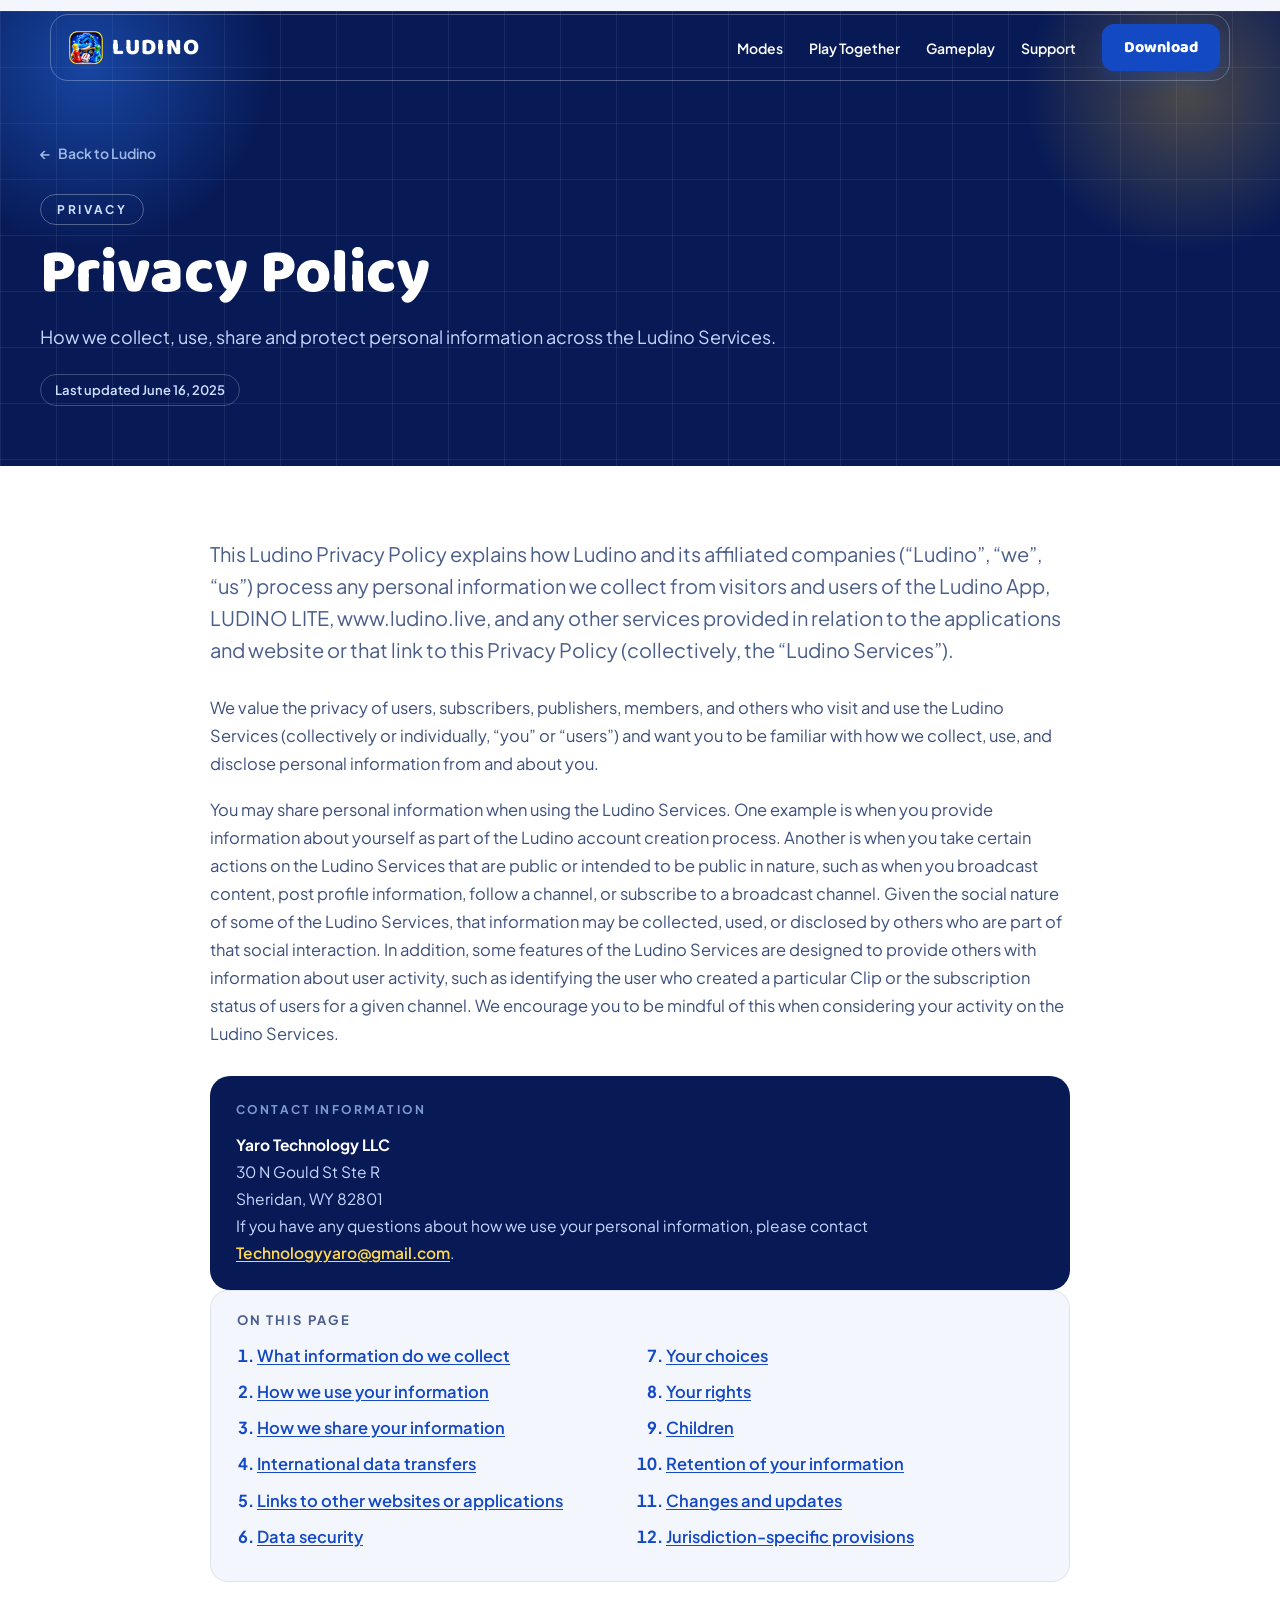
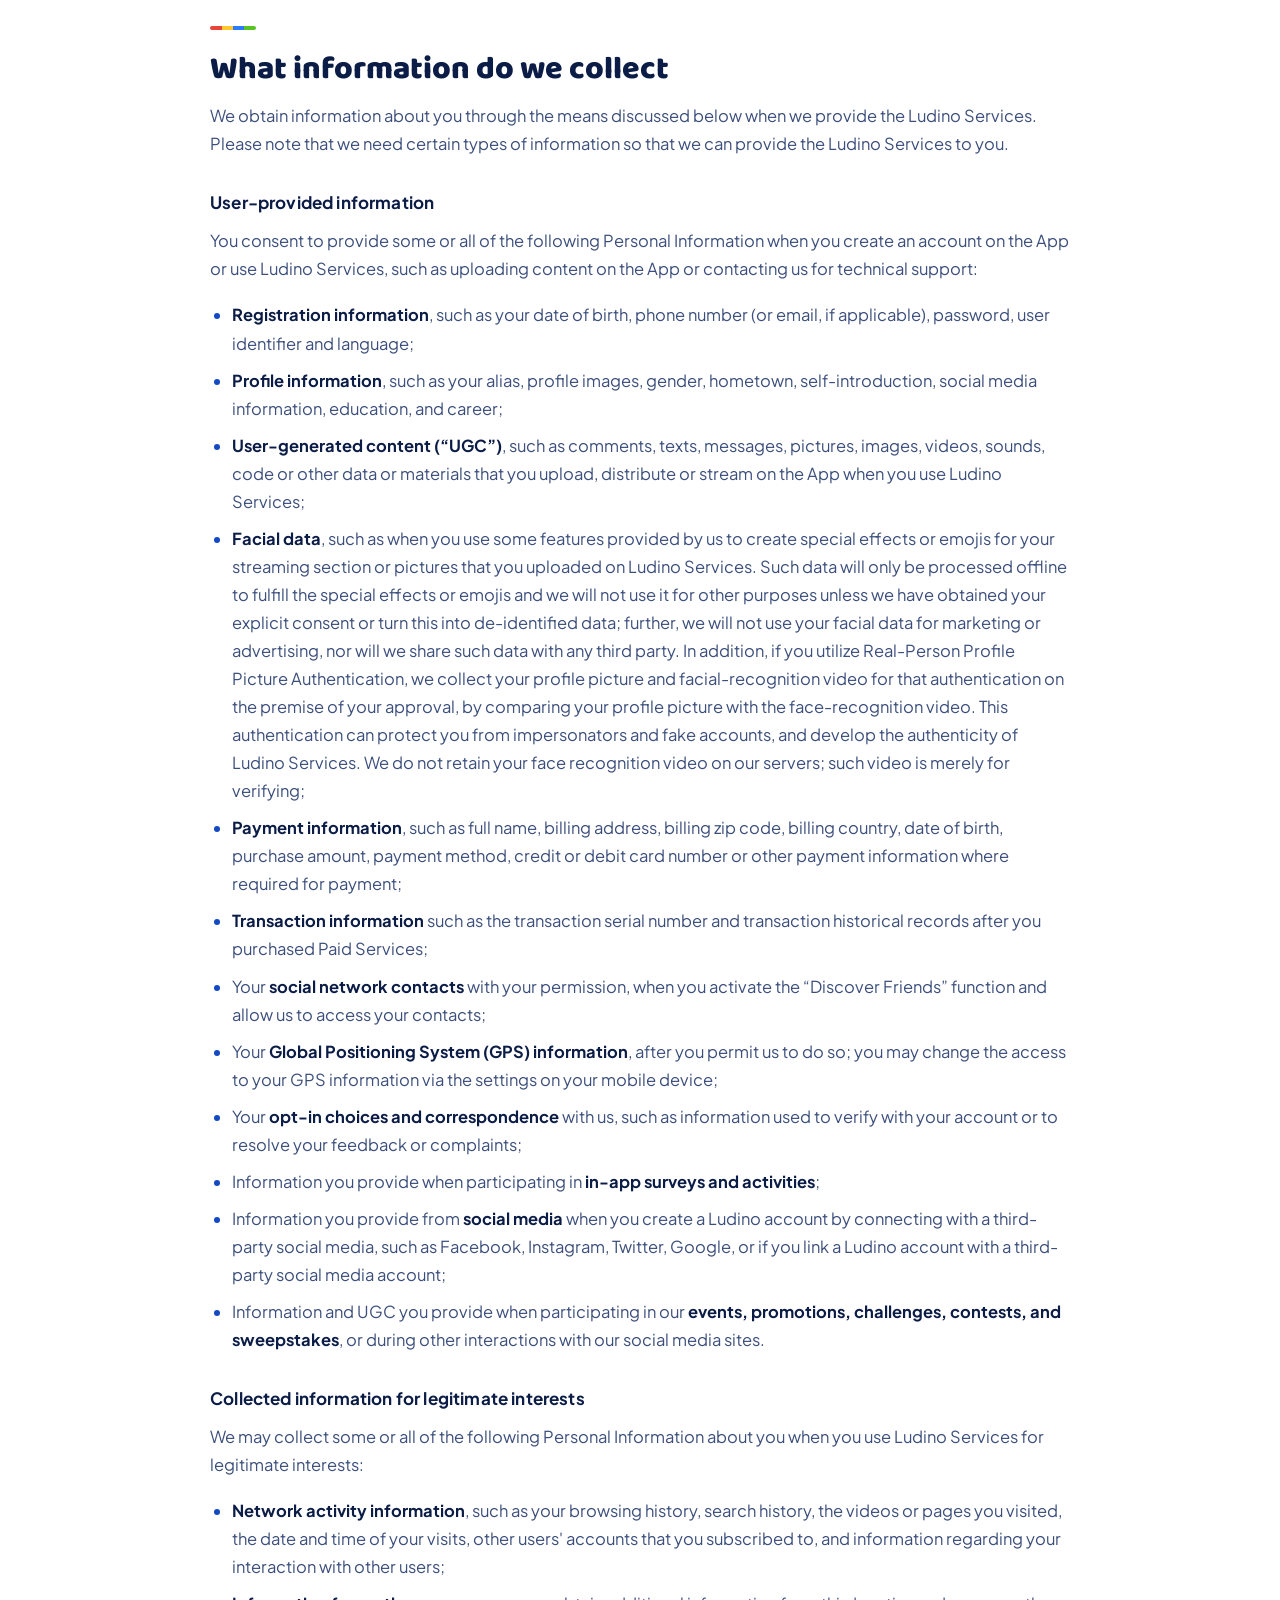
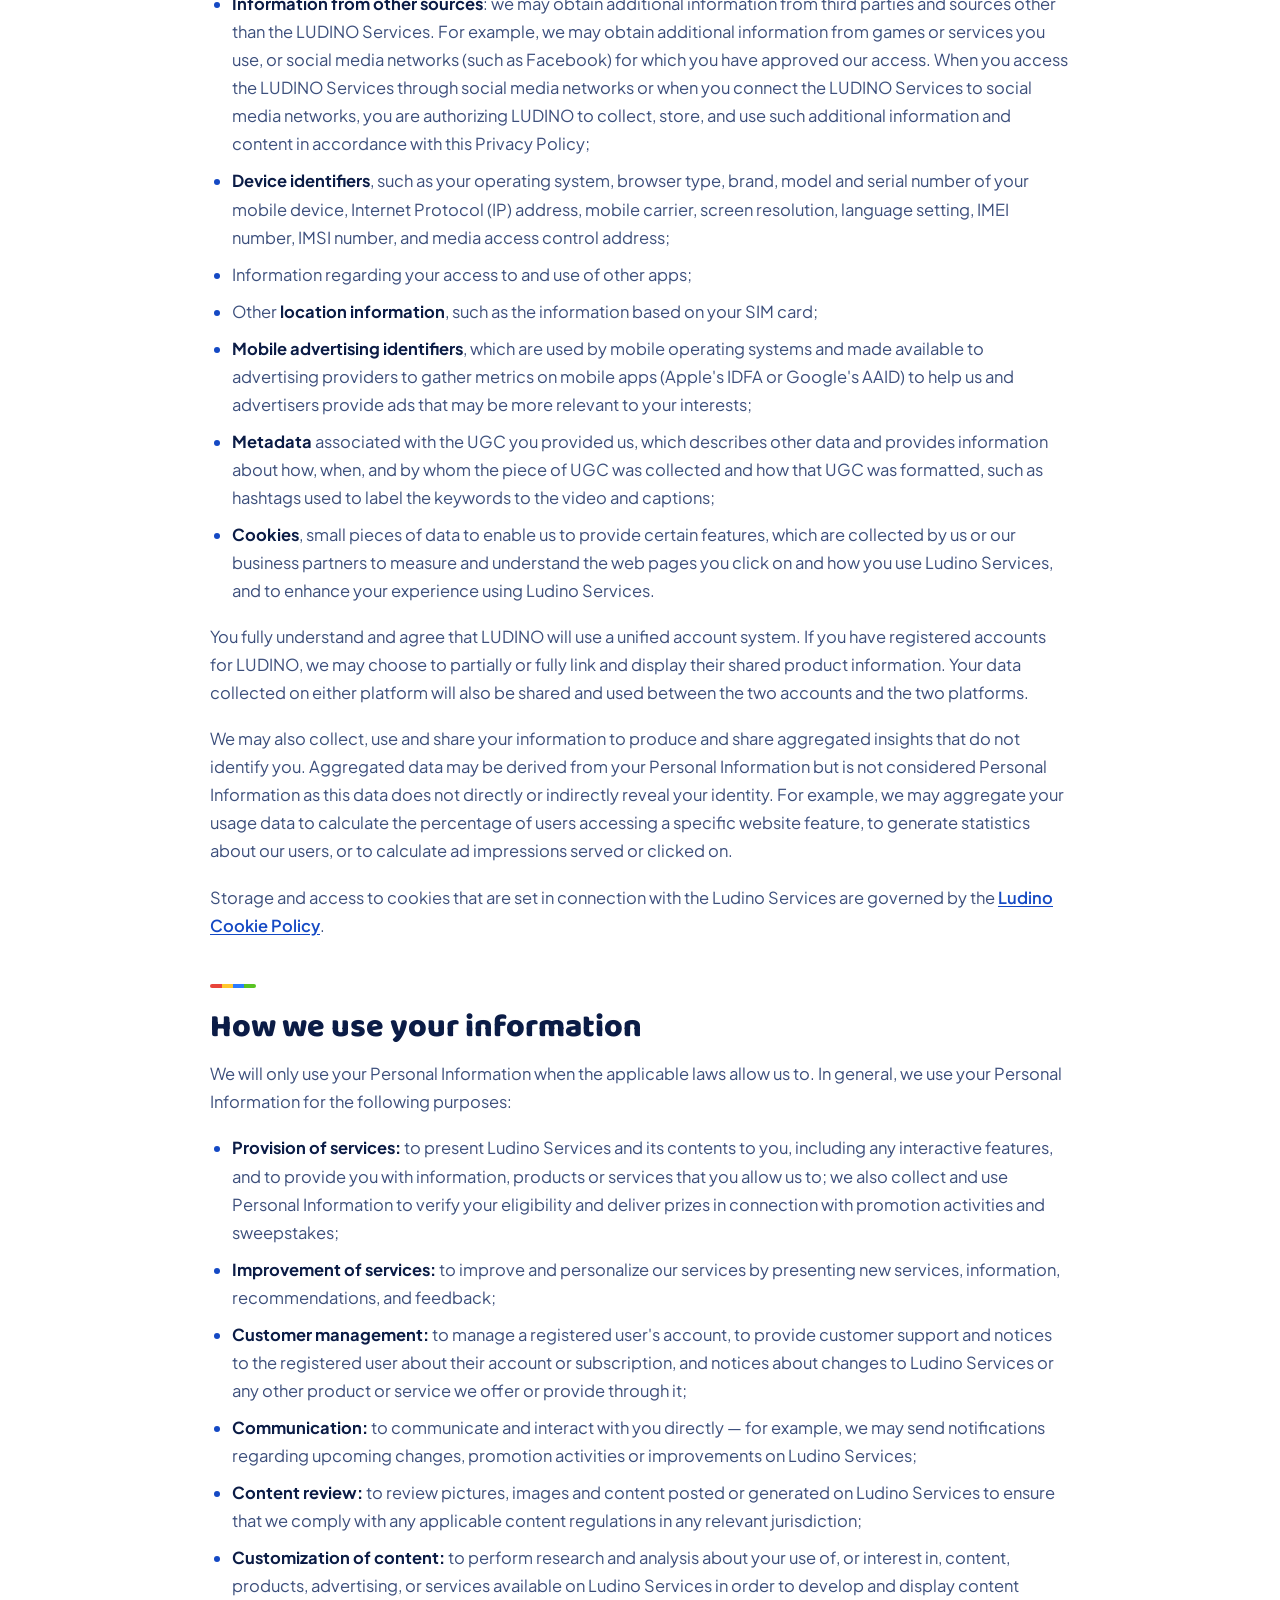
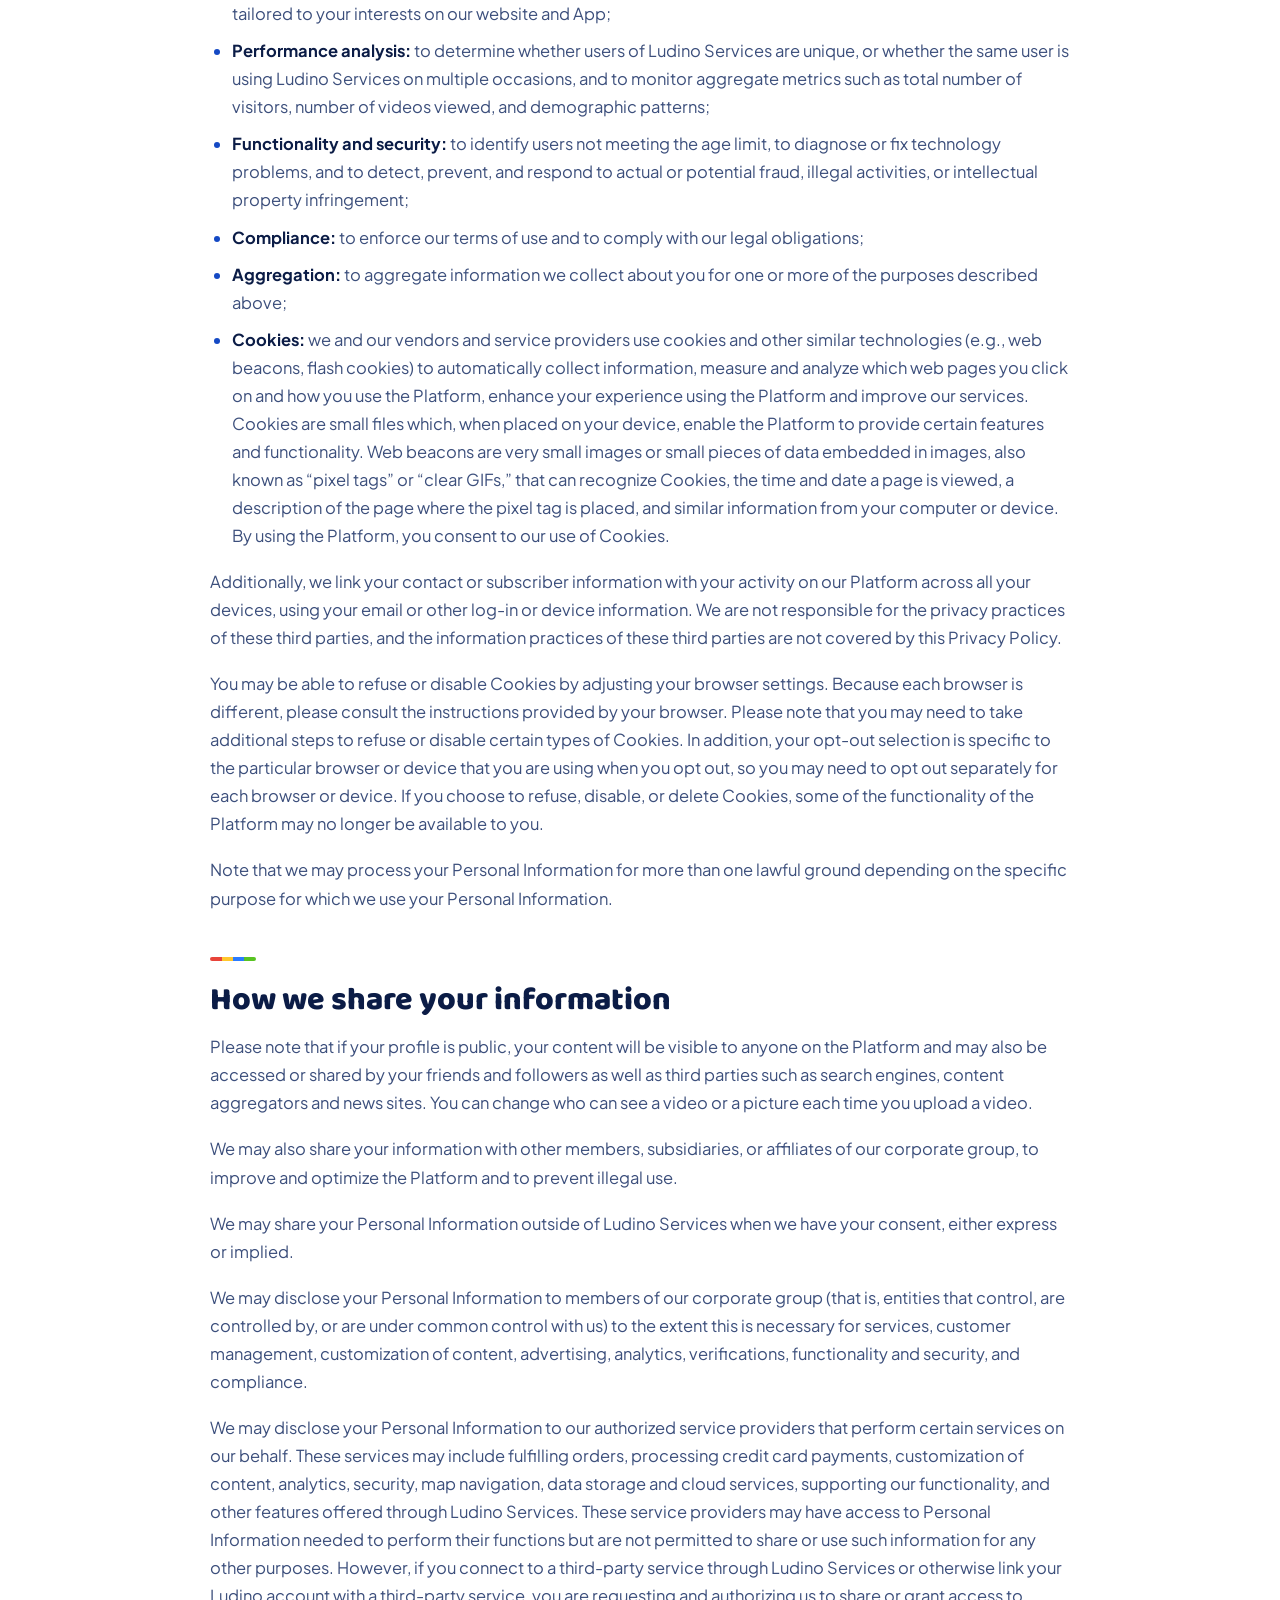
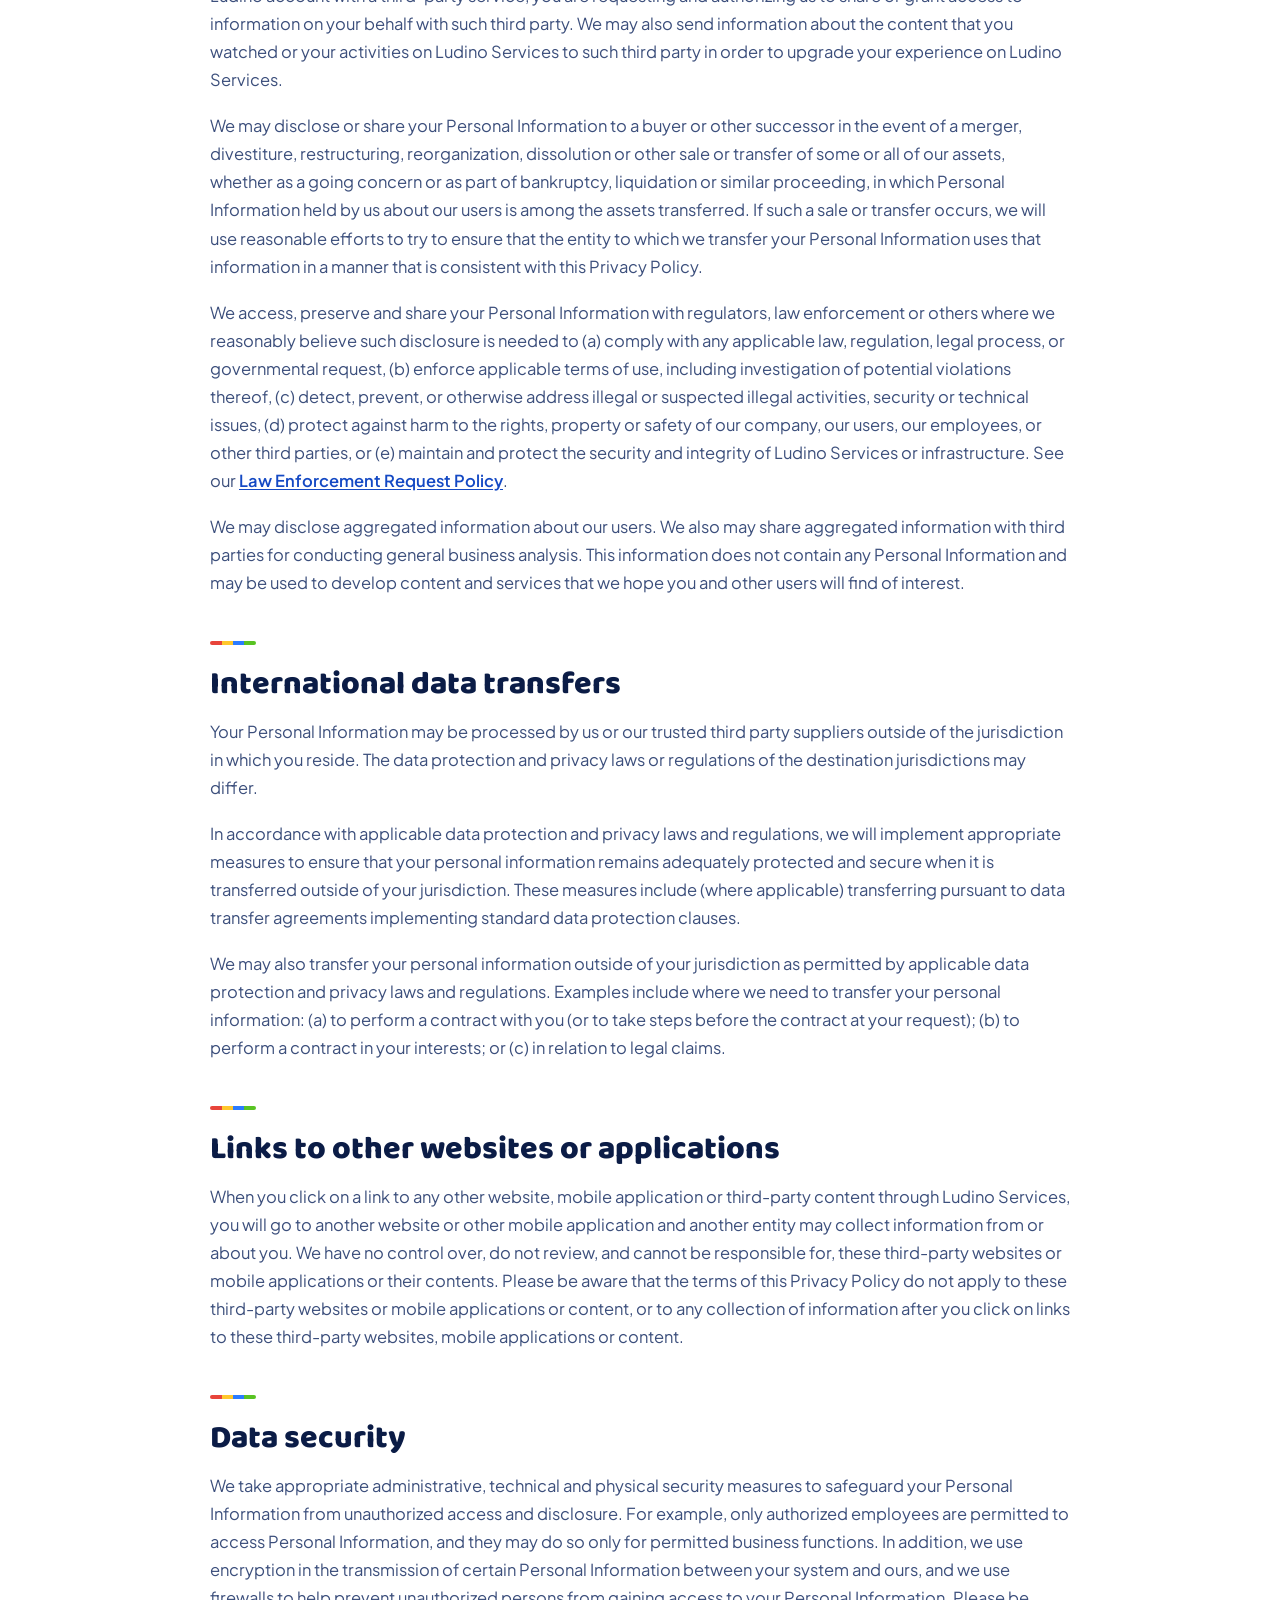
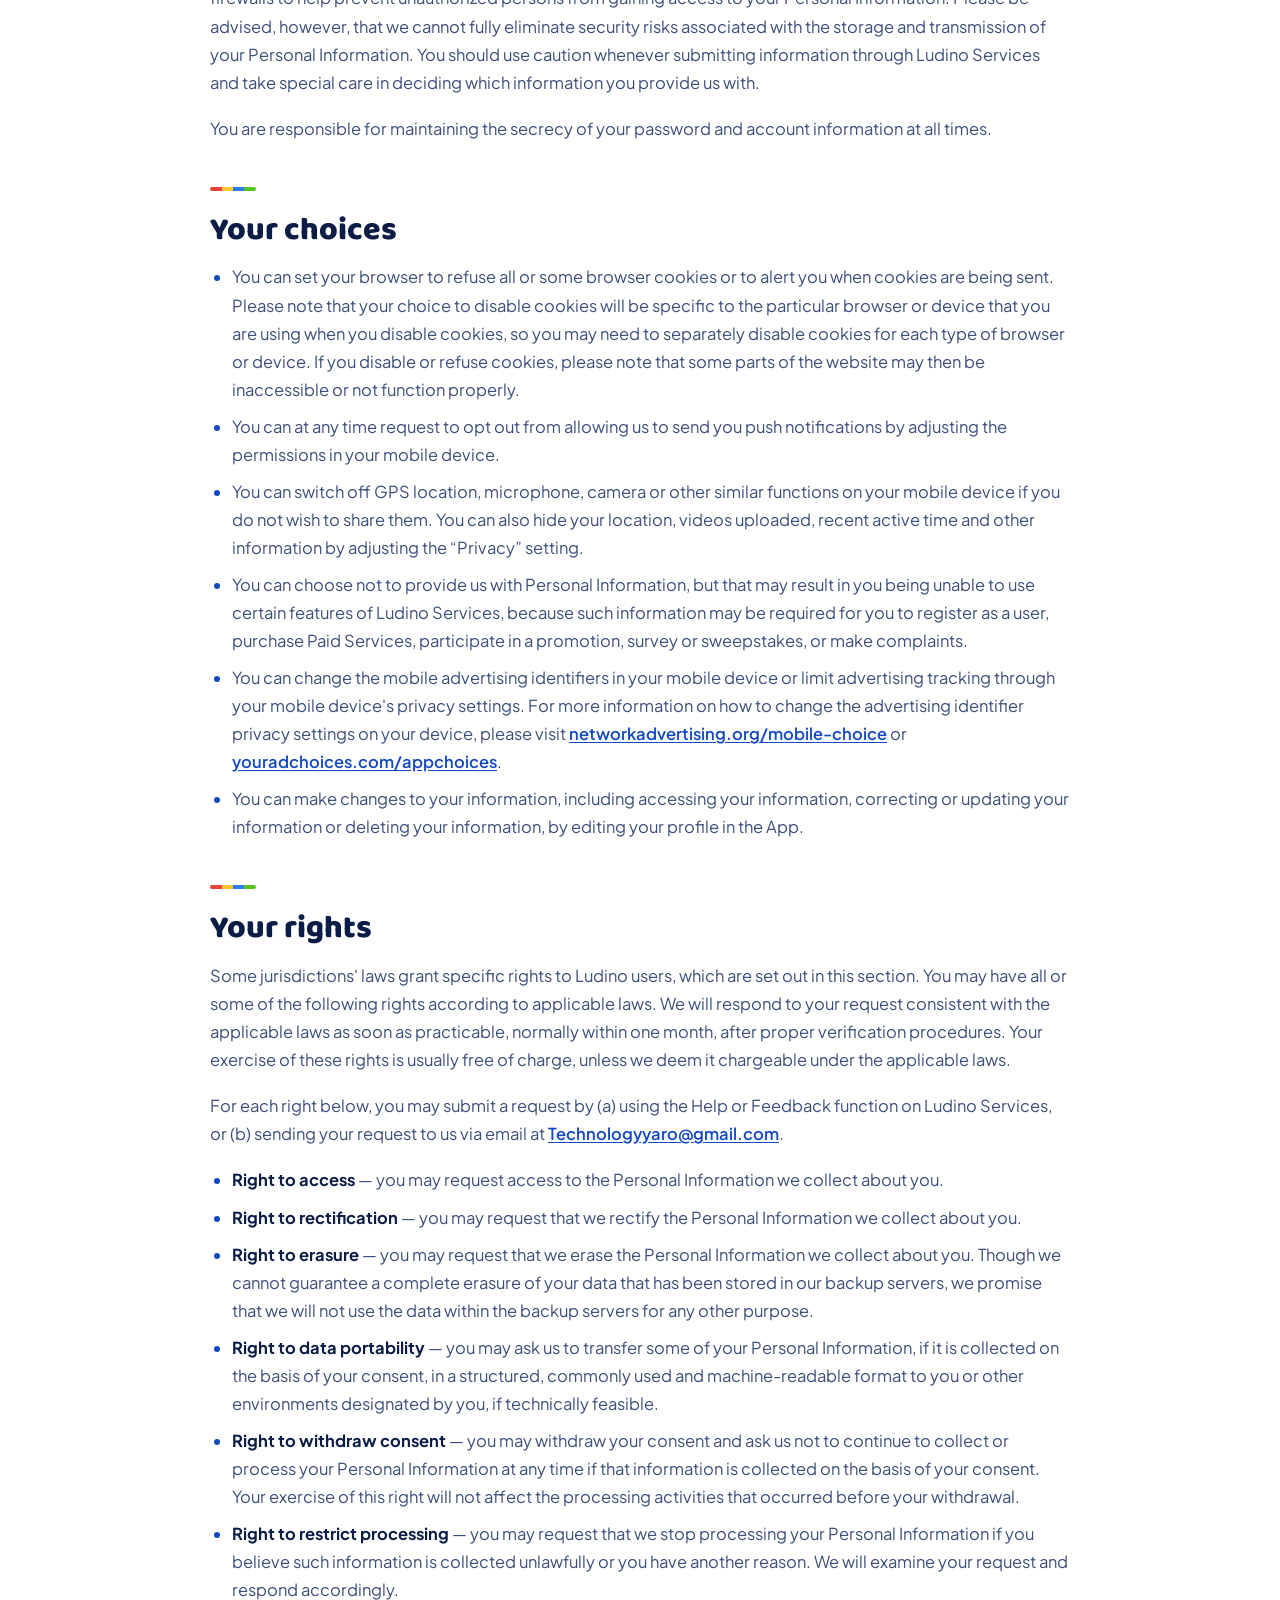
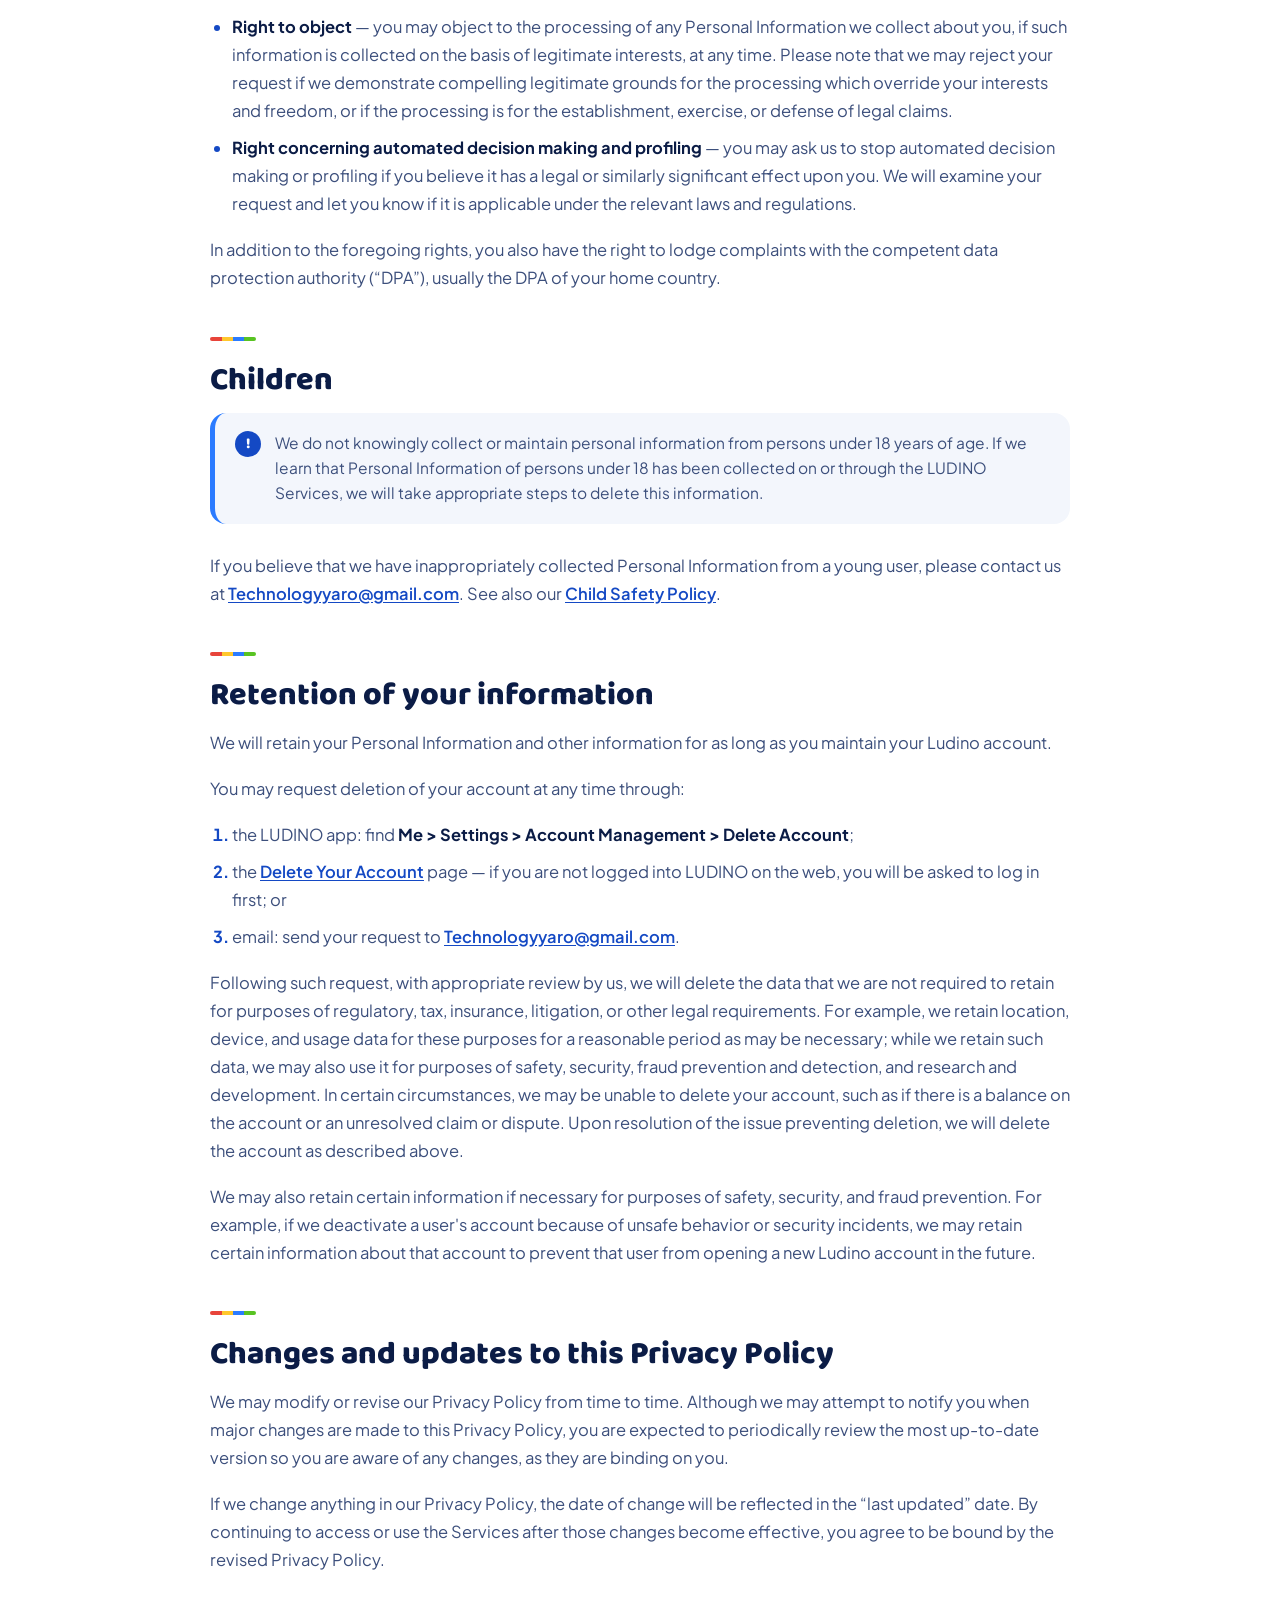
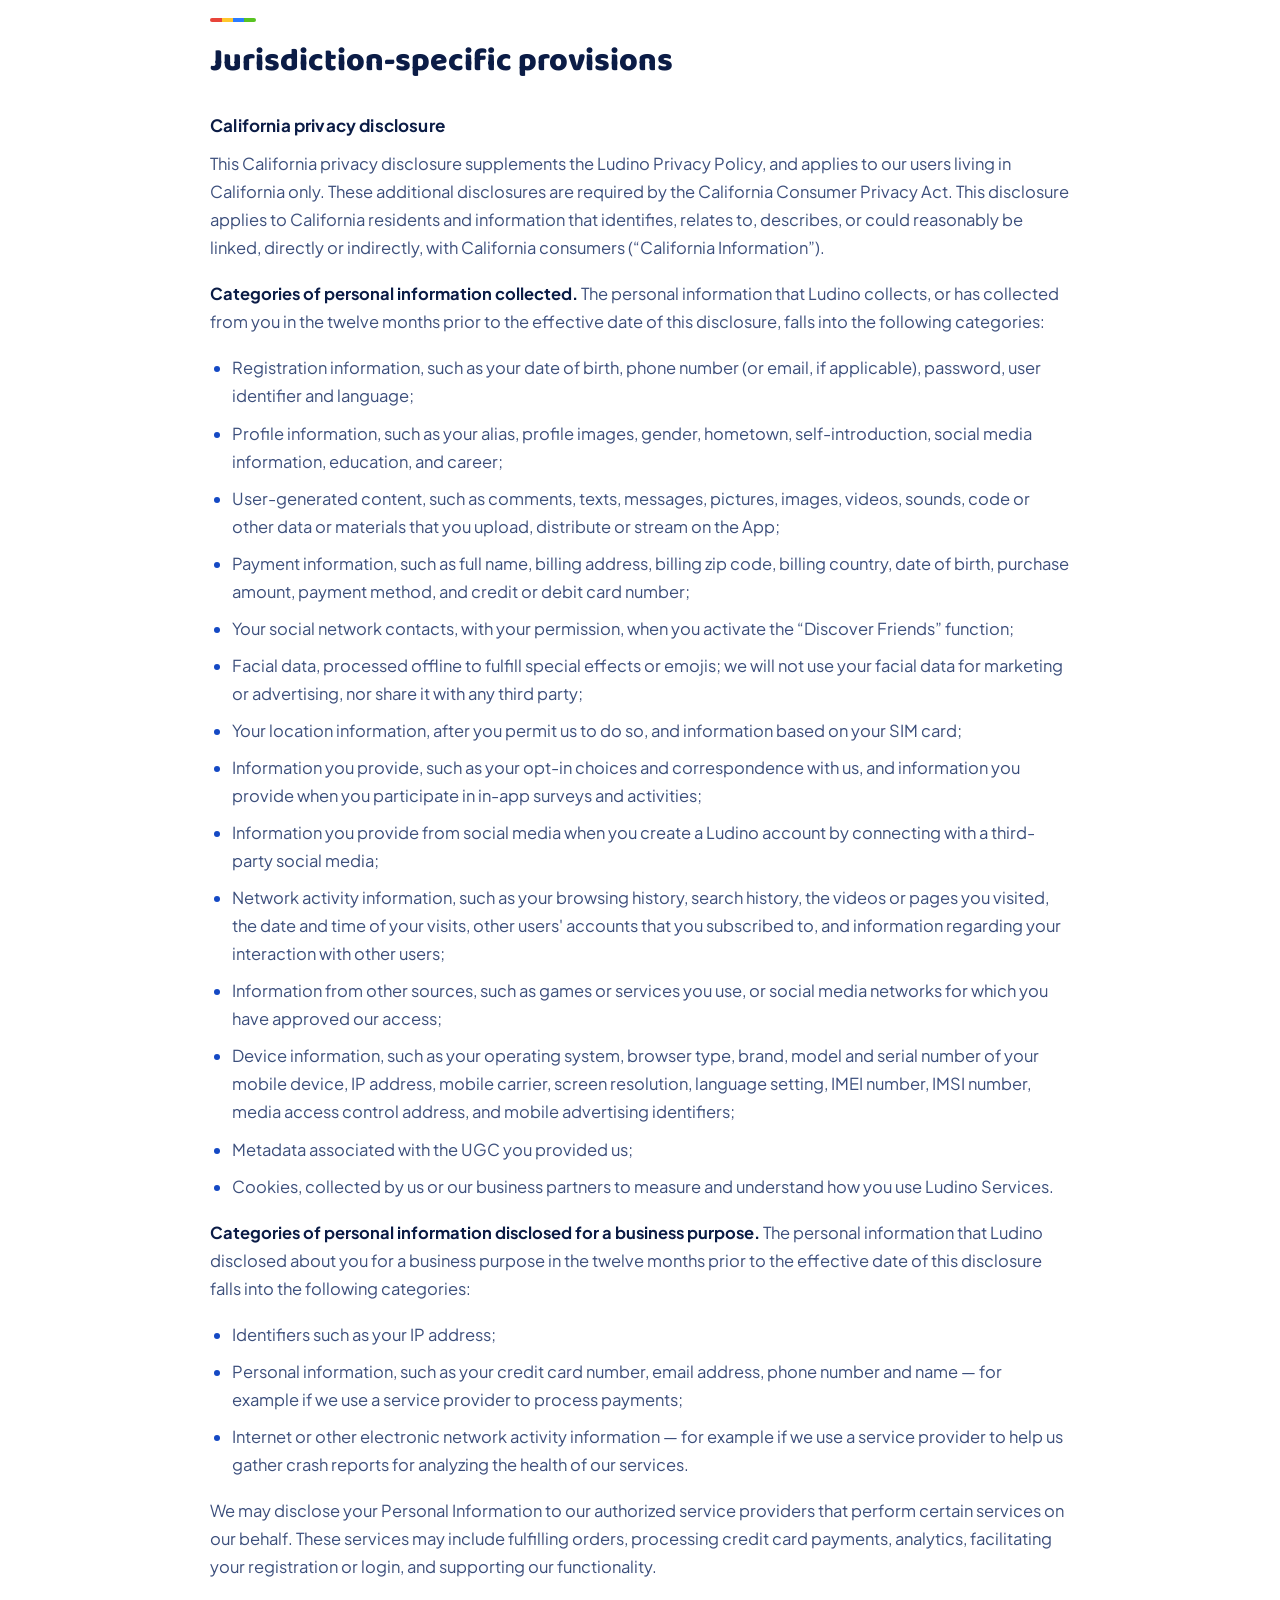
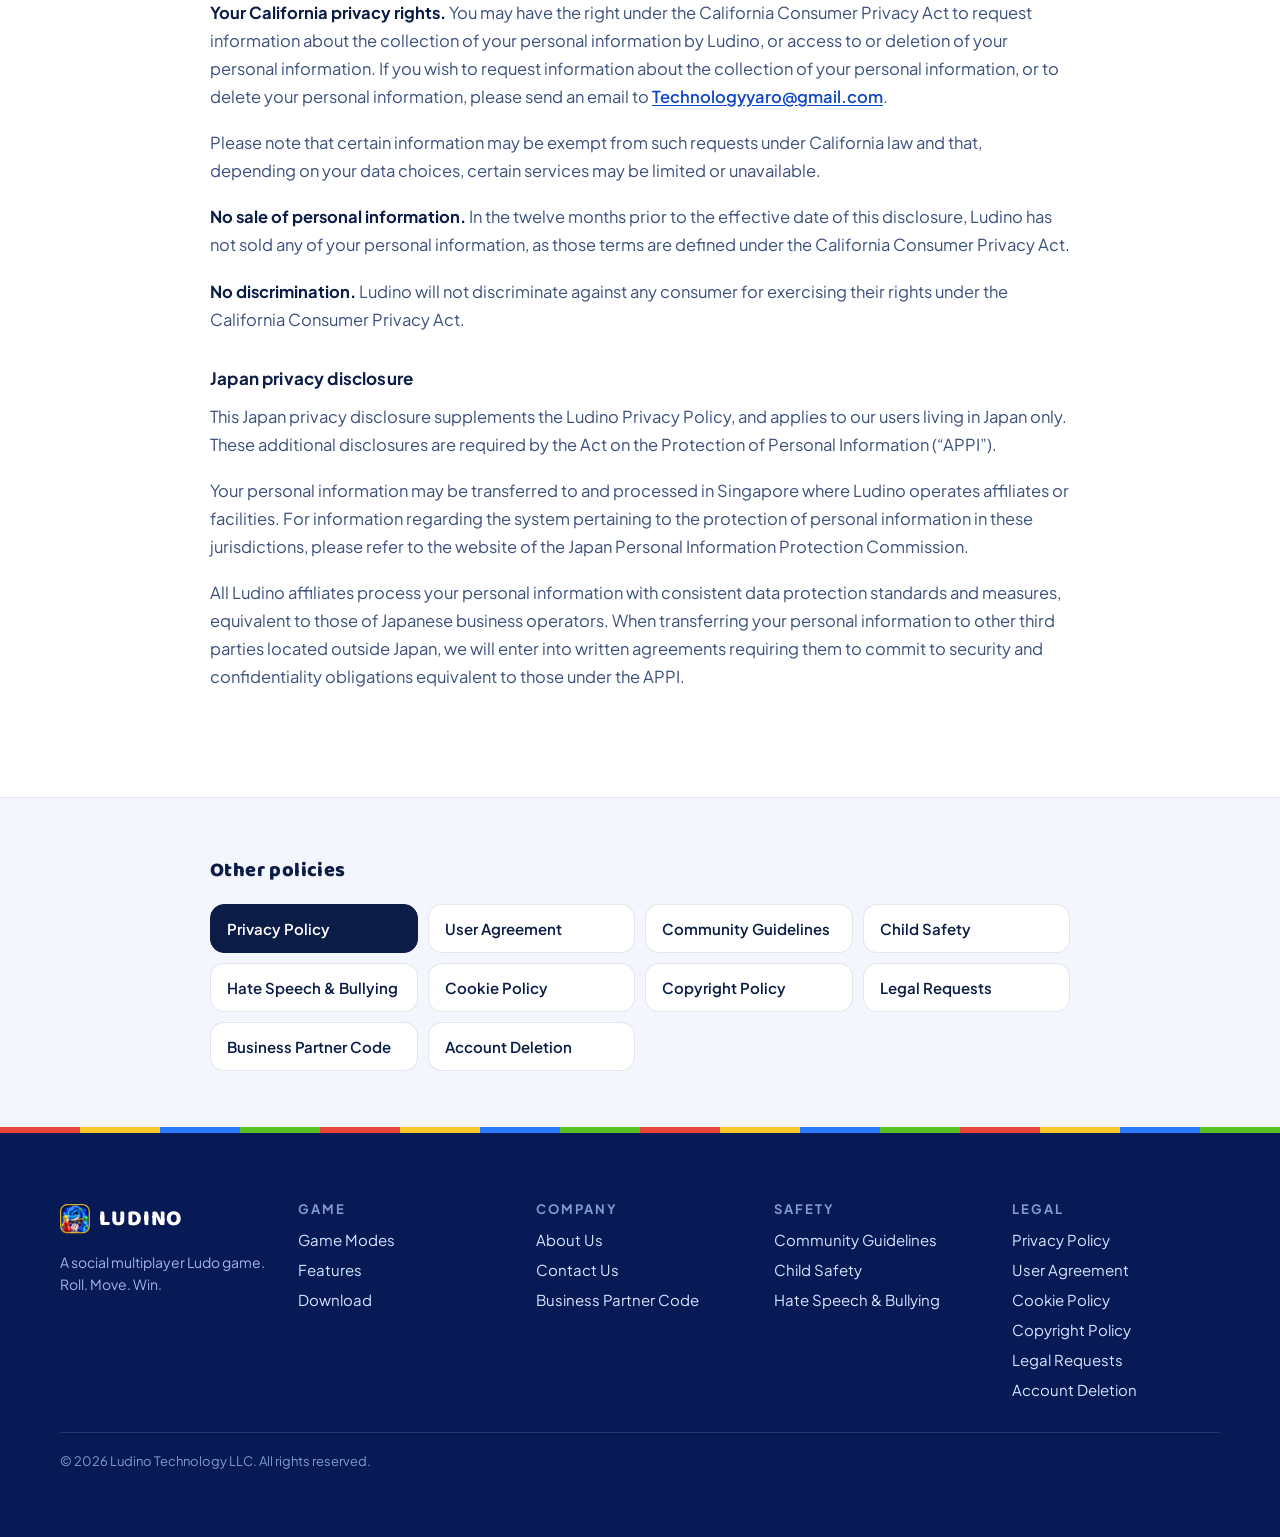
<file: privacy-policy.html>
<!DOCTYPE html>
<html lang="en">
<head>
<meta charset="utf-8" />
<meta name="viewport" content="width=device-width, initial-scale=1" />

<title>Privacy Policy | Ludino</title>
<meta name="description" content="How Ludino collects, uses, shares and protects your personal information across the Ludino App, LUDINO LITE and www.ludino.live." />
<meta name="theme-color" content="#071A56" />
<link rel="canonical" href="https://usamayousaf516.github.io/ludino-website/privacy-policy.html" />

<meta property="og:type" content="website" />
<meta property="og:url" content="https://usamayousaf516.github.io/ludino-website/privacy-policy.html" />
<meta property="og:site_name" content="Ludino" />
<meta property="og:title" content="Privacy Policy | Ludino" />
<meta property="og:description" content="How Ludino collects, uses, shares and protects your personal information across the Ludino App, LUDINO LITE and www.ludino.live." />
<meta property="og:image" content="https://usamayousaf516.github.io/ludino-website/img/og-cover.png" />
<meta name="twitter:card" content="summary_large_image" />
<meta name="twitter:image" content="https://usamayousaf516.github.io/ludino-website/img/og-cover.png" />

<link rel="icon" href="img/favicon-32.png" type="image/png" sizes="32x32" />
<link rel="icon" href="img/favicon-16.png" type="image/png" sizes="16x16" />
<link rel="apple-touch-icon" href="img/apple-touch-icon.png" />

<link rel="preconnect" href="https://fonts.googleapis.com" />
<link rel="preconnect" href="https://fonts.gstatic.com" crossorigin />
<link href="https://fonts.googleapis.com/css2?family=Baloo+2:wght@600;700;800&family=Plus+Jakarta+Sans:wght@400;500;600;700;800&display=swap" rel="stylesheet" />

<link rel="stylesheet" href="assets/css/styles.css" />
<link rel="stylesheet" href="assets/css/pages.css" />
</head>
<body class="doc-page">

<a class="skip-link" href="#main">Skip to content</a>

<div class="page">

  <header class="site-header">
    <div class="nav-shell">
      <a class="brand" href="index.html">
        <img class="brand__mark" src="img/brand-mark.png" alt="" width="136" height="136" />LUDINO
      </a>

      <button class="nav-toggle" type="button"
              aria-expanded="false" aria-controls="primary-nav" aria-label="Menu">
        <span class="nav-toggle__bar" aria-hidden="true"></span>
        <span class="nav-toggle__bar" aria-hidden="true"></span>
        <span class="nav-toggle__bar" aria-hidden="true"></span>
      </button>

      <nav class="nav" id="primary-nav" aria-label="Primary">
        <a href="index.html#modes">Modes</a>
        <a href="index.html#together">Play Together</a>
        <a href="index.html#gameplay">Gameplay</a>
        <a href="contact.html">Support</a>
      </nav>

      <a class="nav-cta" href="index.html#download">Download</a>
    </div>
  </header>

  <main id="main">

    <section class="page-hero">
      <div class="grid-overlay" aria-hidden="true"></div>
      <div class="blob page-hero__blob--1" aria-hidden="true"></div>
      <div class="blob page-hero__blob--2" aria-hidden="true"></div>

      <div class="page-hero__inner">
        <a class="crumb" href="index.html">Back to Ludino</a>
        <p class="eyebrow">Privacy</p>
        <h1>Privacy Policy</h1>
        <p class="page-hero__lede">How we collect, use, share and protect personal information across the Ludino Services.</p>
        <p class="page-hero__meta">Last updated June 16, 2025</p>
      </div>
    </section>

    <section class="doc">
      <div class="doc__inner">
        <div class="doc__body">
          <p class="lead">This Ludino Privacy Policy explains how Ludino and its affiliated companies (&ldquo;Ludino&rdquo;, &ldquo;we&rdquo;, &ldquo;us&rdquo;) process any personal information we collect from visitors and users of the Ludino App, LUDINO LITE, www.ludino.live, and any other services provided in relation to the applications and website or that link to this Privacy Policy (collectively, the &ldquo;Ludino Services&rdquo;).</p>

          <p>We value the privacy of users, subscribers, publishers, members, and others who visit and use the Ludino Services (collectively or individually, &ldquo;you&rdquo; or &ldquo;users&rdquo;) and want you to be familiar with how we collect, use, and disclose personal information from and about you.</p>

          <p>You may share personal information when using the Ludino Services. One example is when you provide information about yourself as part of the Ludino account creation process. Another is when you take certain actions on the Ludino Services that are public or intended to be public in nature, such as when you broadcast content, post profile information, follow a channel, or subscribe to a broadcast channel. Given the social nature of some of the Ludino Services, that information may be collected, used, or disclosed by others who are part of that social interaction. In addition, some features of the Ludino Services are designed to provide others with information about user activity, such as identifying the user who created a particular Clip or the subscription status of users for a given channel. We encourage you to be mindful of this when considering your activity on the Ludino Services.</p>

          <div class="address-card">
            <p class="mini-label">Contact information</p>
            <address>
              <strong>Yaro Technology LLC</strong><br />
              30 N Gould St Ste R<br />
              Sheridan, WY 82801<br />
              If you have any questions about how we use your personal information, please contact <a href="mailto:Technologyyaro@gmail.com">Technologyyaro@gmail.com</a>.
            </address>
          </div>

          <div class="toc">
            <h2>On this page</h2>
            <ol>
              <li><a href="#collect">What information do we collect</a></li>
              <li><a href="#use">How we use your information</a></li>
              <li><a href="#share">How we share your information</a></li>
              <li><a href="#transfers">International data transfers</a></li>
              <li><a href="#links">Links to other websites or applications</a></li>
              <li><a href="#security">Data security</a></li>
              <li><a href="#choices">Your choices</a></li>
              <li><a href="#rights">Your rights</a></li>
              <li><a href="#children">Children</a></li>
              <li><a href="#retention">Retention of your information</a></li>
              <li><a href="#changes">Changes and updates</a></li>
              <li><a href="#jurisdiction">Jurisdiction-specific provisions</a></li>
            </ol>
          </div>

          <h2 id="collect">What information do we collect</h2>
          <p>We obtain information about you through the means discussed below when we provide the Ludino Services. Please note that we need certain types of information so that we can provide the Ludino Services to you.</p>

          <h3>User-provided information</h3>
          <p>You consent to provide some or all of the following Personal Information when you create an account on the App or use Ludino Services, such as uploading content on the App or contacting us for technical support:</p>
          <ul>
            <li><strong>Registration information</strong>, such as your date of birth, phone number (or email, if applicable), password, user identifier and language;</li>
            <li><strong>Profile information</strong>, such as your alias, profile images, gender, hometown, self-introduction, social media information, education, and career;</li>
            <li><strong>User-generated content (&ldquo;UGC&rdquo;)</strong>, such as comments, texts, messages, pictures, images, videos, sounds, code or other data or materials that you upload, distribute or stream on the App when you use Ludino Services;</li>
            <li><strong>Facial data</strong>, such as when you use some features provided by us to create special effects or emojis for your streaming section or pictures that you uploaded on Ludino Services. Such data will only be processed offline to fulfill the special effects or emojis and we will not use it for other purposes unless we have obtained your explicit consent or turn this into de-identified data; further, we will not use your facial data for marketing or advertising, nor will we share such data with any third party. In addition, if you utilize Real-Person Profile Picture Authentication, we collect your profile picture and facial-recognition video for that authentication on the premise of your approval, by comparing your profile picture with the face-recognition video. This authentication can protect you from impersonators and fake accounts, and develop the authenticity of Ludino Services. We do not retain your face recognition video on our servers; such video is merely for verifying;</li>
            <li><strong>Payment information</strong>, such as full name, billing address, billing zip code, billing country, date of birth, purchase amount, payment method, credit or debit card number or other payment information where required for payment;</li>
            <li><strong>Transaction information</strong> such as the transaction serial number and transaction historical records after you purchased Paid Services;</li>
            <li>Your <strong>social network contacts</strong> with your permission, when you activate the &ldquo;Discover Friends&rdquo; function and allow us to access your contacts;</li>
            <li>Your <strong>Global Positioning System (GPS) information</strong>, after you permit us to do so; you may change the access to your GPS information via the settings on your mobile device;</li>
            <li>Your <strong>opt-in choices and correspondence</strong> with us, such as information used to verify with your account or to resolve your feedback or complaints;</li>
            <li>Information you provide when participating in <strong>in-app surveys and activities</strong>;</li>
            <li>Information you provide from <strong>social media</strong> when you create a Ludino account by connecting with a third-party social media, such as Facebook, Instagram, Twitter, Google, or if you link a Ludino account with a third-party social media account;</li>
            <li>Information and UGC you provide when participating in our <strong>events, promotions, challenges, contests, and sweepstakes</strong>, or during other interactions with our social media sites.</li>
          </ul>

          <h3>Collected information for legitimate interests</h3>
          <p>We may collect some or all of the following Personal Information about you when you use Ludino Services for legitimate interests:</p>
          <ul>
            <li><strong>Network activity information</strong>, such as your browsing history, search history, the videos or pages you visited, the date and time of your visits, other users' accounts that you subscribed to, and information regarding your interaction with other users;</li>
            <li><strong>Information from other sources</strong>: we may obtain additional information from third parties and sources other than the LUDINO Services. For example, we may obtain additional information from games or services you use, or social media networks (such as Facebook) for which you have approved our access. When you access the LUDINO Services through social media networks or when you connect the LUDINO Services to social media networks, you are authorizing LUDINO to collect, store, and use such additional information and content in accordance with this Privacy Policy;</li>
            <li><strong>Device identifiers</strong>, such as your operating system, browser type, brand, model and serial number of your mobile device, Internet Protocol (IP) address, mobile carrier, screen resolution, language setting, IMEI number, IMSI number, and media access control address;</li>
            <li>Information regarding your access to and use of other apps;</li>
            <li>Other <strong>location information</strong>, such as the information based on your SIM card;</li>
            <li><strong>Mobile advertising identifiers</strong>, which are used by mobile operating systems and made available to advertising providers to gather metrics on mobile apps (Apple's IDFA or Google's AAID) to help us and advertisers provide ads that may be more relevant to your interests;</li>
            <li><strong>Metadata</strong> associated with the UGC you provided us, which describes other data and provides information about how, when, and by whom the piece of UGC was collected and how that UGC was formatted, such as hashtags used to label the keywords to the video and captions;</li>
            <li><strong>Cookies</strong>, small pieces of data to enable us to provide certain features, which are collected by us or our business partners to measure and understand the web pages you click on and how you use Ludino Services, and to enhance your experience using Ludino Services.</li>
          </ul>

          <p>You fully understand and agree that LUDINO will use a unified account system. If you have registered accounts for LUDINO, we may choose to partially or fully link and display their shared product information. Your data collected on either platform will also be shared and used between the two accounts and the two platforms.</p>

          <p>We may also collect, use and share your information to produce and share aggregated insights that do not identify you. Aggregated data may be derived from your Personal Information but is not considered Personal Information as this data does not directly or indirectly reveal your identity. For example, we may aggregate your usage data to calculate the percentage of users accessing a specific website feature, to generate statistics about our users, or to calculate ad impressions served or clicked on.</p>

          <p>Storage and access to cookies that are set in connection with the Ludino Services are governed by the <a href="cookie-policy.html">Ludino Cookie Policy</a>.</p>

          <h2 id="use">How we use your information</h2>
          <p>We will only use your Personal Information when the applicable laws allow us to. In general, we use your Personal Information for the following purposes:</p>
          <ul>
            <li><strong>Provision of services:</strong> to present Ludino Services and its contents to you, including any interactive features, and to provide you with information, products or services that you allow us to; we also collect and use Personal Information to verify your eligibility and deliver prizes in connection with promotion activities and sweepstakes;</li>
            <li><strong>Improvement of services:</strong> to improve and personalize our services by presenting new services, information, recommendations, and feedback;</li>
            <li><strong>Customer management:</strong> to manage a registered user's account, to provide customer support and notices to the registered user about their account or subscription, and notices about changes to Ludino Services or any other product or service we offer or provide through it;</li>
            <li><strong>Communication:</strong> to communicate and interact with you directly &mdash; for example, we may send notifications regarding upcoming changes, promotion activities or improvements on Ludino Services;</li>
            <li><strong>Content review:</strong> to review pictures, images and content posted or generated on Ludino Services to ensure that we comply with any applicable content regulations in any relevant jurisdiction;</li>
            <li><strong>Customization of content:</strong> to perform research and analysis about your use of, or interest in, content, products, advertising, or services available on Ludino Services in order to develop and display content tailored to your interests on our website and App;</li>
            <li><strong>Performance analysis:</strong> to determine whether users of Ludino Services are unique, or whether the same user is using Ludino Services on multiple occasions, and to monitor aggregate metrics such as total number of visitors, number of videos viewed, and demographic patterns;</li>
            <li><strong>Functionality and security:</strong> to identify users not meeting the age limit, to diagnose or fix technology problems, and to detect, prevent, and respond to actual or potential fraud, illegal activities, or intellectual property infringement;</li>
            <li><strong>Compliance:</strong> to enforce our terms of use and to comply with our legal obligations;</li>
            <li><strong>Aggregation:</strong> to aggregate information we collect about you for one or more of the purposes described above;</li>
            <li><strong>Cookies:</strong> we and our vendors and service providers use cookies and other similar technologies (e.g., web beacons, flash cookies) to automatically collect information, measure and analyze which web pages you click on and how you use the Platform, enhance your experience using the Platform and improve our services. Cookies are small files which, when placed on your device, enable the Platform to provide certain features and functionality. Web beacons are very small images or small pieces of data embedded in images, also known as &ldquo;pixel tags&rdquo; or &ldquo;clear GIFs,&rdquo; that can recognize Cookies, the time and date a page is viewed, a description of the page where the pixel tag is placed, and similar information from your computer or device. By using the Platform, you consent to our use of Cookies.</li>
          </ul>

          <p>Additionally, we link your contact or subscriber information with your activity on our Platform across all your devices, using your email or other log-in or device information. We are not responsible for the privacy practices of these third parties, and the information practices of these third parties are not covered by this Privacy Policy.</p>

          <p>You may be able to refuse or disable Cookies by adjusting your browser settings. Because each browser is different, please consult the instructions provided by your browser. Please note that you may need to take additional steps to refuse or disable certain types of Cookies. In addition, your opt-out selection is specific to the particular browser or device that you are using when you opt out, so you may need to opt out separately for each browser or device. If you choose to refuse, disable, or delete Cookies, some of the functionality of the Platform may no longer be available to you.</p>

          <p>Note that we may process your Personal Information for more than one lawful ground depending on the specific purpose for which we use your Personal Information.</p>

          <h2 id="share">How we share your information</h2>
          <p>Please note that if your profile is public, your content will be visible to anyone on the Platform and may also be accessed or shared by your friends and followers as well as third parties such as search engines, content aggregators and news sites. You can change who can see a video or a picture each time you upload a video.</p>
          <p>We may also share your information with other members, subsidiaries, or affiliates of our corporate group, to improve and optimize the Platform and to prevent illegal use.</p>
          <p>We may share your Personal Information outside of Ludino Services when we have your consent, either express or implied.</p>
          <p>We may disclose your Personal Information to members of our corporate group (that is, entities that control, are controlled by, or are under common control with us) to the extent this is necessary for services, customer management, customization of content, advertising, analytics, verifications, functionality and security, and compliance.</p>
          <p>We may disclose your Personal Information to our authorized service providers that perform certain services on our behalf. These services may include fulfilling orders, processing credit card payments, customization of content, analytics, security, map navigation, data storage and cloud services, supporting our functionality, and other features offered through Ludino Services. These service providers may have access to Personal Information needed to perform their functions but are not permitted to share or use such information for any other purposes. However, if you connect to a third-party service through Ludino Services or otherwise link your Ludino account with a third-party service, you are requesting and authorizing us to share or grant access to information on your behalf with such third party. We may also send information about the content that you watched or your activities on Ludino Services to such third party in order to upgrade your experience on Ludino Services.</p>
          <p>We may disclose or share your Personal Information to a buyer or other successor in the event of a merger, divestiture, restructuring, reorganization, dissolution or other sale or transfer of some or all of our assets, whether as a going concern or as part of bankruptcy, liquidation or similar proceeding, in which Personal Information held by us about our users is among the assets transferred. If such a sale or transfer occurs, we will use reasonable efforts to try to ensure that the entity to which we transfer your Personal Information uses that information in a manner that is consistent with this Privacy Policy.</p>
          <p>We access, preserve and share your Personal Information with regulators, law enforcement or others where we reasonably believe such disclosure is needed to (a) comply with any applicable law, regulation, legal process, or governmental request, (b) enforce applicable terms of use, including investigation of potential violations thereof, (c) detect, prevent, or otherwise address illegal or suspected illegal activities, security or technical issues, (d) protect against harm to the rights, property or safety of our company, our users, our employees, or other third parties, or (e) maintain and protect the security and integrity of Ludino Services or infrastructure. See our <a href="legal-requests.html">Law Enforcement Request Policy</a>.</p>
          <p>We may disclose aggregated information about our users. We also may share aggregated information with third parties for conducting general business analysis. This information does not contain any Personal Information and may be used to develop content and services that we hope you and other users will find of interest.</p>

          <h2 id="transfers">International data transfers</h2>
          <p>Your Personal Information may be processed by us or our trusted third party suppliers outside of the jurisdiction in which you reside. The data protection and privacy laws or regulations of the destination jurisdictions may differ.</p>
          <p>In accordance with applicable data protection and privacy laws and regulations, we will implement appropriate measures to ensure that your personal information remains adequately protected and secure when it is transferred outside of your jurisdiction. These measures include (where applicable) transferring pursuant to data transfer agreements implementing standard data protection clauses.</p>
          <p>We may also transfer your personal information outside of your jurisdiction as permitted by applicable data protection and privacy laws and regulations. Examples include where we need to transfer your personal information: (a) to perform a contract with you (or to take steps before the contract at your request); (b) to perform a contract in your interests; or (c) in relation to legal claims.</p>

          <h2 id="links">Links to other websites or applications</h2>
          <p>When you click on a link to any other website, mobile application or third-party content through Ludino Services, you will go to another website or other mobile application and another entity may collect information from or about you. We have no control over, do not review, and cannot be responsible for, these third-party websites or mobile applications or their contents. Please be aware that the terms of this Privacy Policy do not apply to these third-party websites or mobile applications or content, or to any collection of information after you click on links to these third-party websites, mobile applications or content.</p>

          <h2 id="security">Data security</h2>
          <p>We take appropriate administrative, technical and physical security measures to safeguard your Personal Information from unauthorized access and disclosure. For example, only authorized employees are permitted to access Personal Information, and they may do so only for permitted business functions. In addition, we use encryption in the transmission of certain Personal Information between your system and ours, and we use firewalls to help prevent unauthorized persons from gaining access to your Personal Information. Please be advised, however, that we cannot fully eliminate security risks associated with the storage and transmission of your Personal Information. You should use caution whenever submitting information through Ludino Services and take special care in deciding which information you provide us with.</p>
          <p>You are responsible for maintaining the secrecy of your password and account information at all times.</p>

          <h2 id="choices">Your choices</h2>
          <ul>
            <li>You can set your browser to refuse all or some browser cookies or to alert you when cookies are being sent. Please note that your choice to disable cookies will be specific to the particular browser or device that you are using when you disable cookies, so you may need to separately disable cookies for each type of browser or device. If you disable or refuse cookies, please note that some parts of the website may then be inaccessible or not function properly.</li>
            <li>You can at any time request to opt out from allowing us to send you push notifications by adjusting the permissions in your mobile device.</li>
            <li>You can switch off GPS location, microphone, camera or other similar functions on your mobile device if you do not wish to share them. You can also hide your location, videos uploaded, recent active time and other information by adjusting the &ldquo;Privacy&rdquo; setting.</li>
            <li>You can choose not to provide us with Personal Information, but that may result in you being unable to use certain features of Ludino Services, because such information may be required for you to register as a user, purchase Paid Services, participate in a promotion, survey or sweepstakes, or make complaints.</li>
            <li>You can change the mobile advertising identifiers in your mobile device or limit advertising tracking through your mobile device's privacy settings. For more information on how to change the advertising identifier privacy settings on your device, please visit <a href="http://www.networkadvertising.org/mobile-choice" rel="noopener" target="_blank">networkadvertising.org/mobile-choice</a> or <a href="http://youradchoices.com/appchoices" rel="noopener" target="_blank">youradchoices.com/appchoices</a>.</li>
            <li>You can make changes to your information, including accessing your information, correcting or updating your information or deleting your information, by editing your profile in the App.</li>
          </ul>

          <h2 id="rights">Your rights</h2>
          <p>Some jurisdictions' laws grant specific rights to Ludino users, which are set out in this section. You may have all or some of the following rights according to applicable laws. We will respond to your request consistent with the applicable laws as soon as practicable, normally within one month, after proper verification procedures. Your exercise of these rights is usually free of charge, unless we deem it chargeable under the applicable laws.</p>
          <p>For each right below, you may submit a request by (a) using the Help or Feedback function on Ludino Services, or (b) sending your request to us via email at <a href="mailto:Technologyyaro@gmail.com">Technologyyaro@gmail.com</a>.</p>
          <ul>
            <li><strong>Right to access</strong> &mdash; you may request access to the Personal Information we collect about you.</li>
            <li><strong>Right to rectification</strong> &mdash; you may request that we rectify the Personal Information we collect about you.</li>
            <li><strong>Right to erasure</strong> &mdash; you may request that we erase the Personal Information we collect about you. Though we cannot guarantee a complete erasure of your data that has been stored in our backup servers, we promise that we will not use the data within the backup servers for any other purpose.</li>
            <li><strong>Right to data portability</strong> &mdash; you may ask us to transfer some of your Personal Information, if it is collected on the basis of your consent, in a structured, commonly used and machine-readable format to you or other environments designated by you, if technically feasible.</li>
            <li><strong>Right to withdraw consent</strong> &mdash; you may withdraw your consent and ask us not to continue to collect or process your Personal Information at any time if that information is collected on the basis of your consent. Your exercise of this right will not affect the processing activities that occurred before your withdrawal.</li>
            <li><strong>Right to restrict processing</strong> &mdash; you may request that we stop processing your Personal Information if you believe such information is collected unlawfully or you have another reason. We will examine your request and respond accordingly.</li>
            <li><strong>Right to object</strong> &mdash; you may object to the processing of any Personal Information we collect about you, if such information is collected on the basis of legitimate interests, at any time. Please note that we may reject your request if we demonstrate compelling legitimate grounds for the processing which override your interests and freedom, or if the processing is for the establishment, exercise, or defense of legal claims.</li>
            <li><strong>Right concerning automated decision making and profiling</strong> &mdash; you may ask us to stop automated decision making or profiling if you believe it has a legal or similarly significant effect upon you. We will examine your request and let you know if it is applicable under the relevant laws and regulations.</li>
          </ul>
          <p>In addition to the foregoing rights, you also have the right to lodge complaints with the competent data protection authority (&ldquo;DPA&rdquo;), usually the DPA of your home country.</p>

          <h2 id="children">Children</h2>
          <div class="callout">
            <div class="callout__icon" aria-hidden="true">!</div>
            <p>We do not knowingly collect or maintain personal information from persons under 18 years of age. If we learn that Personal Information of persons under 18 has been collected on or through the LUDINO Services, we will take appropriate steps to delete this information.</p>
          </div>
          <p>If you believe that we have inappropriately collected Personal Information from a young user, please contact us at <a href="mailto:Technologyyaro@gmail.com">Technologyyaro@gmail.com</a>. See also our <a href="child-safety.html">Child Safety Policy</a>.</p>

          <h2 id="retention">Retention of your information</h2>
          <p>We will retain your Personal Information and other information for as long as you maintain your Ludino account.</p>
          <p>You may request deletion of your account at any time through:</p>
          <ol>
            <li>the LUDINO app: find <strong>Me &gt; Settings &gt; Account Management &gt; Delete Account</strong>;</li>
            <li>the <a href="account-deletion.html">Delete Your Account</a> page &mdash; if you are not logged into LUDINO on the web, you will be asked to log in first; or</li>
            <li>email: send your request to <a href="mailto:Technologyyaro@gmail.com">Technologyyaro@gmail.com</a>.</li>
          </ol>
          <p>Following such request, with appropriate review by us, we will delete the data that we are not required to retain for purposes of regulatory, tax, insurance, litigation, or other legal requirements. For example, we retain location, device, and usage data for these purposes for a reasonable period as may be necessary; while we retain such data, we may also use it for purposes of safety, security, fraud prevention and detection, and research and development. In certain circumstances, we may be unable to delete your account, such as if there is a balance on the account or an unresolved claim or dispute. Upon resolution of the issue preventing deletion, we will delete the account as described above.</p>
          <p>We may also retain certain information if necessary for purposes of safety, security, and fraud prevention. For example, if we deactivate a user's account because of unsafe behavior or security incidents, we may retain certain information about that account to prevent that user from opening a new Ludino account in the future.</p>

          <h2 id="changes">Changes and updates to this Privacy Policy</h2>
          <p>We may modify or revise our Privacy Policy from time to time. Although we may attempt to notify you when major changes are made to this Privacy Policy, you are expected to periodically review the most up-to-date version so you are aware of any changes, as they are binding on you.</p>
          <p>If we change anything in our Privacy Policy, the date of change will be reflected in the &ldquo;last updated&rdquo; date. By continuing to access or use the Services after those changes become effective, you agree to be bound by the revised Privacy Policy.</p>

          <h2 id="jurisdiction">Jurisdiction-specific provisions</h2>

          <h3>California privacy disclosure</h3>
          <p>This California privacy disclosure supplements the Ludino Privacy Policy, and applies to our users living in California only. These additional disclosures are required by the California Consumer Privacy Act. This disclosure applies to California residents and information that identifies, relates to, describes, or could reasonably be linked, directly or indirectly, with California consumers (&ldquo;California Information&rdquo;).</p>

          <p><strong>Categories of personal information collected.</strong> The personal information that Ludino collects, or has collected from you in the twelve months prior to the effective date of this disclosure, falls into the following categories:</p>
          <ul>
            <li>Registration information, such as your date of birth, phone number (or email, if applicable), password, user identifier and language;</li>
            <li>Profile information, such as your alias, profile images, gender, hometown, self-introduction, social media information, education, and career;</li>
            <li>User-generated content, such as comments, texts, messages, pictures, images, videos, sounds, code or other data or materials that you upload, distribute or stream on the App;</li>
            <li>Payment information, such as full name, billing address, billing zip code, billing country, date of birth, purchase amount, payment method, and credit or debit card number;</li>
            <li>Your social network contacts, with your permission, when you activate the &ldquo;Discover Friends&rdquo; function;</li>
            <li>Facial data, processed offline to fulfill special effects or emojis; we will not use your facial data for marketing or advertising, nor share it with any third party;</li>
            <li>Your location information, after you permit us to do so, and information based on your SIM card;</li>
            <li>Information you provide, such as your opt-in choices and correspondence with us, and information you provide when you participate in in-app surveys and activities;</li>
            <li>Information you provide from social media when you create a Ludino account by connecting with a third-party social media;</li>
            <li>Network activity information, such as your browsing history, search history, the videos or pages you visited, the date and time of your visits, other users' accounts that you subscribed to, and information regarding your interaction with other users;</li>
            <li>Information from other sources, such as games or services you use, or social media networks for which you have approved our access;</li>
            <li>Device information, such as your operating system, browser type, brand, model and serial number of your mobile device, IP address, mobile carrier, screen resolution, language setting, IMEI number, IMSI number, media access control address, and mobile advertising identifiers;</li>
            <li>Metadata associated with the UGC you provided us;</li>
            <li>Cookies, collected by us or our business partners to measure and understand how you use Ludino Services.</li>
          </ul>

          <p><strong>Categories of personal information disclosed for a business purpose.</strong> The personal information that Ludino disclosed about you for a business purpose in the twelve months prior to the effective date of this disclosure falls into the following categories:</p>
          <ul>
            <li>Identifiers such as your IP address;</li>
            <li>Personal information, such as your credit card number, email address, phone number and name &mdash; for example if we use a service provider to process payments;</li>
            <li>Internet or other electronic network activity information &mdash; for example if we use a service provider to help us gather crash reports for analyzing the health of our services.</li>
          </ul>

          <p>We may disclose your Personal Information to our authorized service providers that perform certain services on our behalf. These services may include fulfilling orders, processing credit card payments, analytics, facilitating your registration or login, and supporting our functionality.</p>

          <p><strong>Your California privacy rights.</strong> You may have the right under the California Consumer Privacy Act to request information about the collection of your personal information by Ludino, or access to or deletion of your personal information. If you wish to request information about the collection of your personal information, or to delete your personal information, please send an email to <a href="mailto:Technologyyaro@gmail.com">Technologyyaro@gmail.com</a>.</p>
          <p>Please note that certain information may be exempt from such requests under California law and that, depending on your data choices, certain services may be limited or unavailable.</p>
          <p><strong>No sale of personal information.</strong> In the twelve months prior to the effective date of this disclosure, Ludino has not sold any of your personal information, as those terms are defined under the California Consumer Privacy Act.</p>
          <p><strong>No discrimination.</strong> Ludino will not discriminate against any consumer for exercising their rights under the California Consumer Privacy Act.</p>

          <h3>Japan privacy disclosure</h3>
          <p>This Japan privacy disclosure supplements the Ludino Privacy Policy, and applies to our users living in Japan only. These additional disclosures are required by the Act on the Protection of Personal Information (&ldquo;APPI&rdquo;).</p>
          <p>Your personal information may be transferred to and processed in Singapore where Ludino operates affiliates or facilities. For information regarding the system pertaining to the protection of personal information in these jurisdictions, please refer to the website of the Japan Personal Information Protection Commission.</p>
          <p>All Ludino affiliates process your personal information with consistent data protection standards and measures, equivalent to those of Japanese business operators. When transferring your personal information to other third parties located outside Japan, we will enter into written agreements requiring them to commit to security and confidentiality obligations equivalent to those under the APPI.</p>
        </div>
      </div>
    </section>

  <section class="doc-switch">
    <div class="doc-switch__inner">
      <h2>Other policies</h2>
      <ul>
            <li><a href="privacy-policy.html" aria-current="page">Privacy Policy</a></li>
            <li><a href="terms.html">User Agreement</a></li>
            <li><a href="community-guidelines.html">Community Guidelines</a></li>
            <li><a href="child-safety.html">Child Safety</a></li>
            <li><a href="anti-bullying.html">Hate Speech &amp; Bullying</a></li>
            <li><a href="cookie-policy.html">Cookie Policy</a></li>
            <li><a href="copyright.html">Copyright Policy</a></li>
            <li><a href="legal-requests.html">Legal Requests</a></li>
            <li><a href="code-of-conduct.html">Business Partner Code</a></li>
            <li><a href="account-deletion.html">Account Deletion</a></li>
      </ul>
    </div>
  </section>
  </main>

  <footer class="site-footer" id="support">
    <div class="footer__rule" aria-hidden="true"></div>

    <div class="footer__inner">
      <div class="footer__cols">

        <div>
          <div class="footer__brand">
            <img class="brand__mark" src="img/brand-mark.png" alt="" width="136" height="136" />LUDINO
          </div>
          <p class="footer__tagline">A social multiplayer Ludo game. Roll. Move. Win.</p>
        </div>

        <div>
          <h3>Game</h3>
          <ul>
            <li><a href="index.html#modes">Game Modes</a></li>
            <li><a href="index.html#together">Features</a></li>
            <li><a href="index.html#download">Download</a></li>
          </ul>
        </div>

        <div>
          <h3>Company</h3>
          <ul>
            <li><a href="about.html">About Us</a></li>
            <li><a href="contact.html">Contact Us</a></li>
            <li><a href="code-of-conduct.html">Business Partner Code</a></li>
          </ul>
        </div>

        <div>
          <h3>Safety</h3>
          <ul>
            <li><a href="community-guidelines.html">Community Guidelines</a></li>
            <li><a href="child-safety.html">Child Safety</a></li>
            <li><a href="anti-bullying.html">Hate Speech &amp; Bullying</a></li>
          </ul>
        </div>

        <div>
          <h3>Legal</h3>
          <ul>
            <li><a href="privacy-policy.html">Privacy Policy</a></li>
            <li><a href="terms.html">User Agreement</a></li>
            <li><a href="cookie-policy.html">Cookie Policy</a></li>
            <li><a href="copyright.html">Copyright Policy</a></li>
            <li><a href="legal-requests.html">Legal Requests</a></li>
            <li><a href="account-deletion.html">Account Deletion</a></li>
          </ul>
        </div>

      </div>

      <div class="footer__base">
        <p>&copy; <span data-year>2026</span> Ludino Technology LLC. All rights reserved.</p>
      </div>
    </div>
  </footer>

</div>

<script src="assets/js/main.js" defer></script>
</body>
</html>
</file>
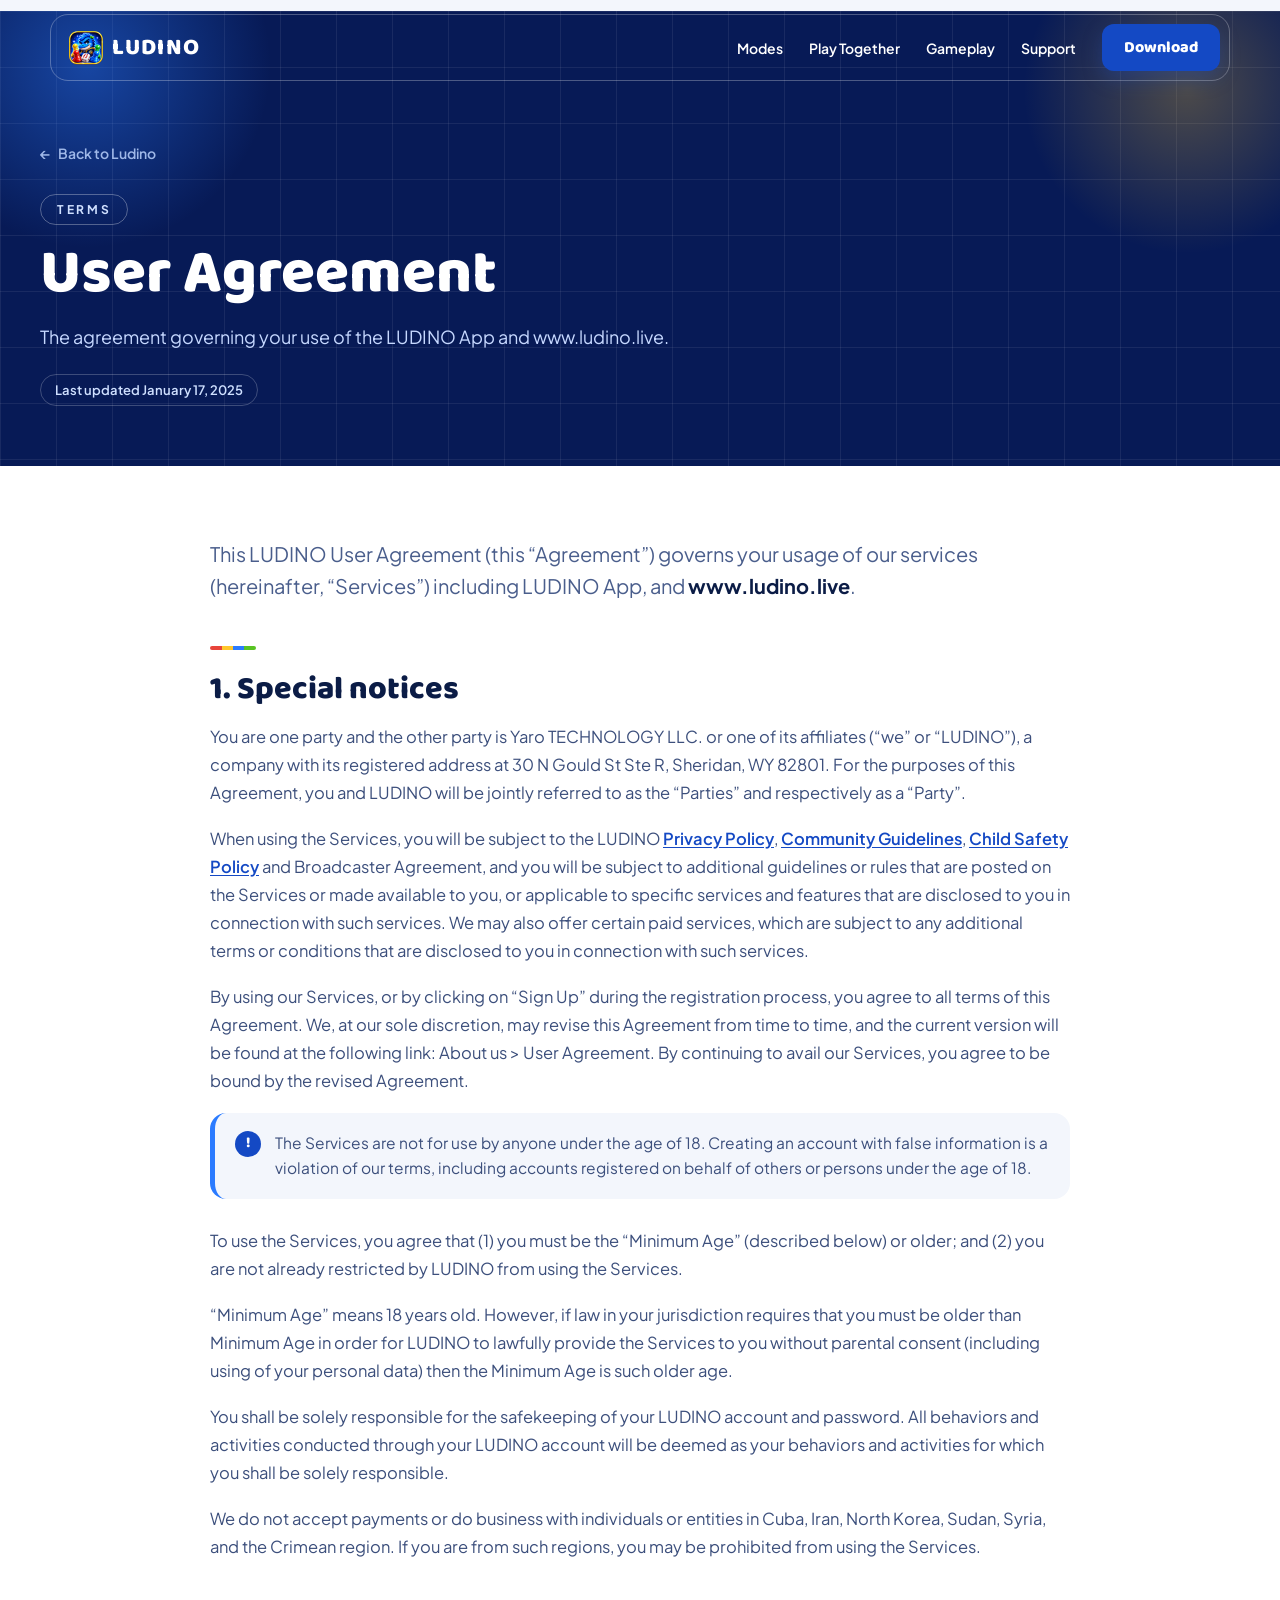
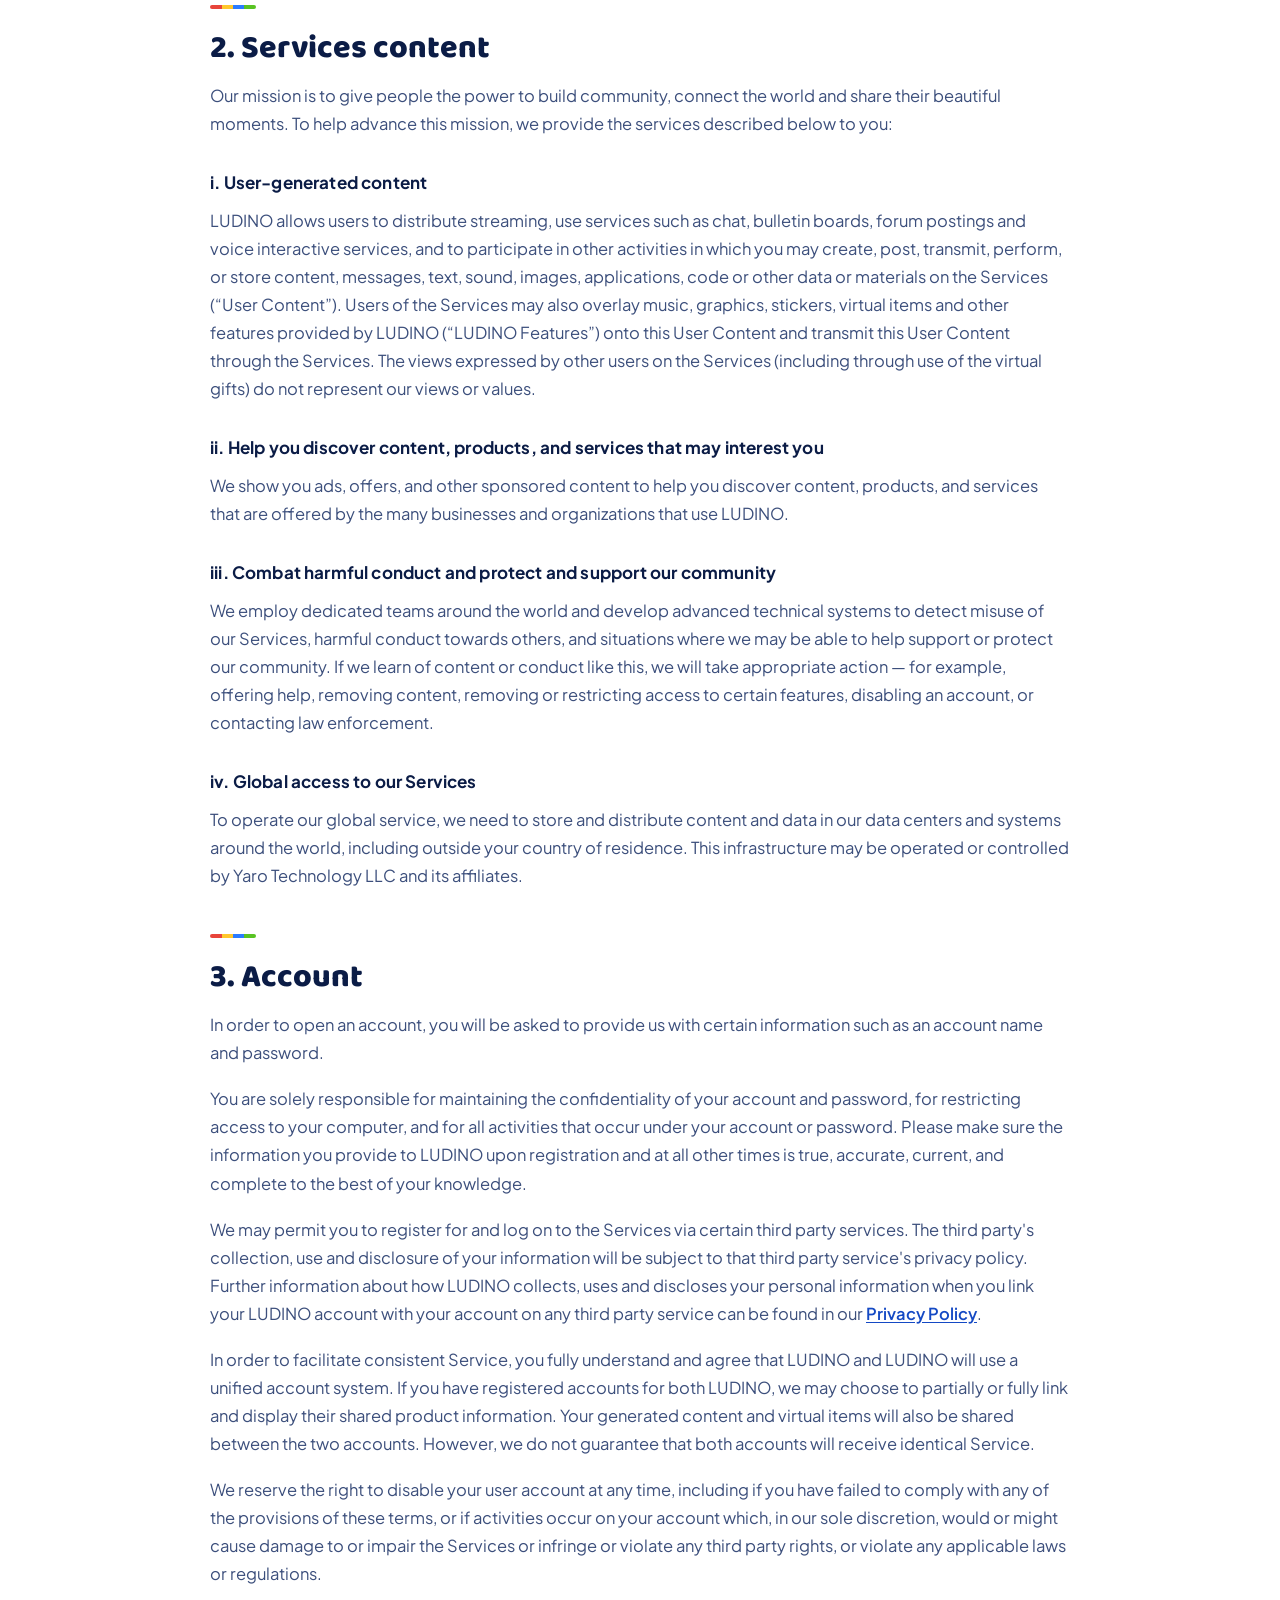
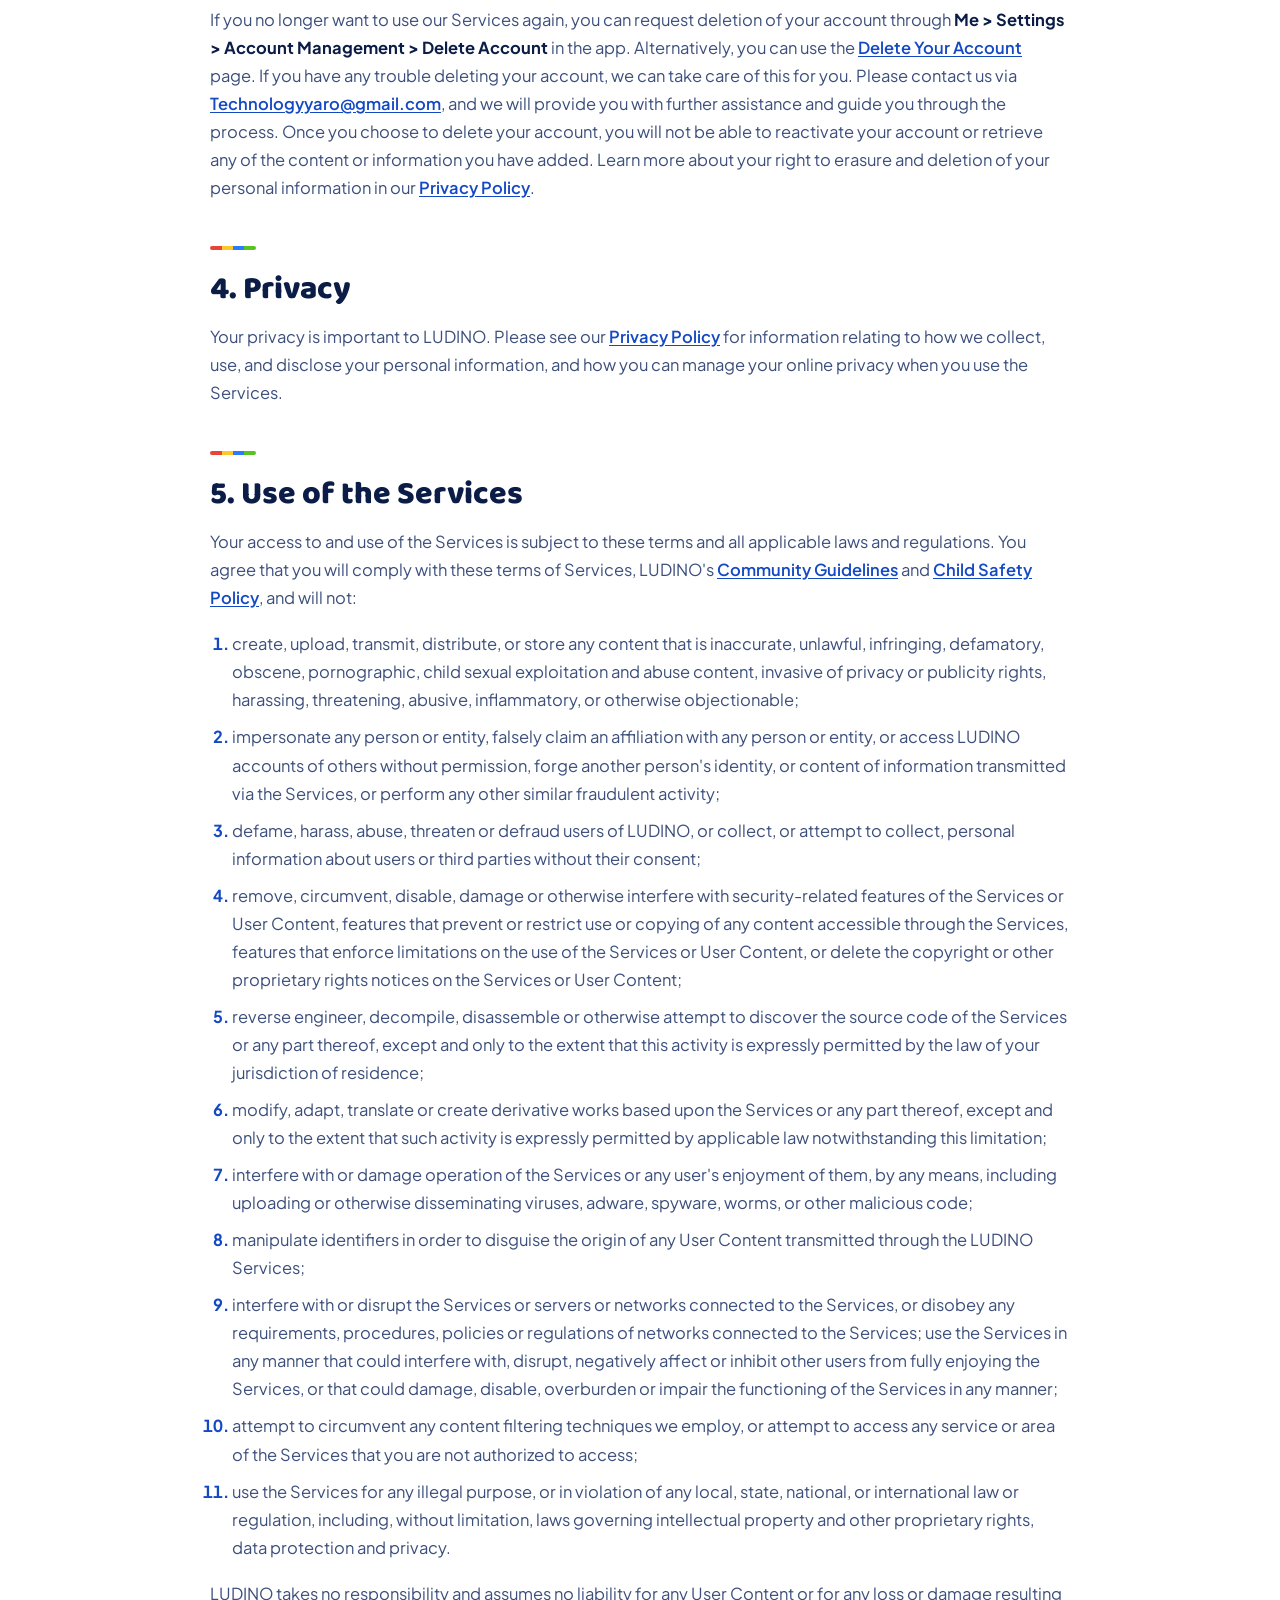
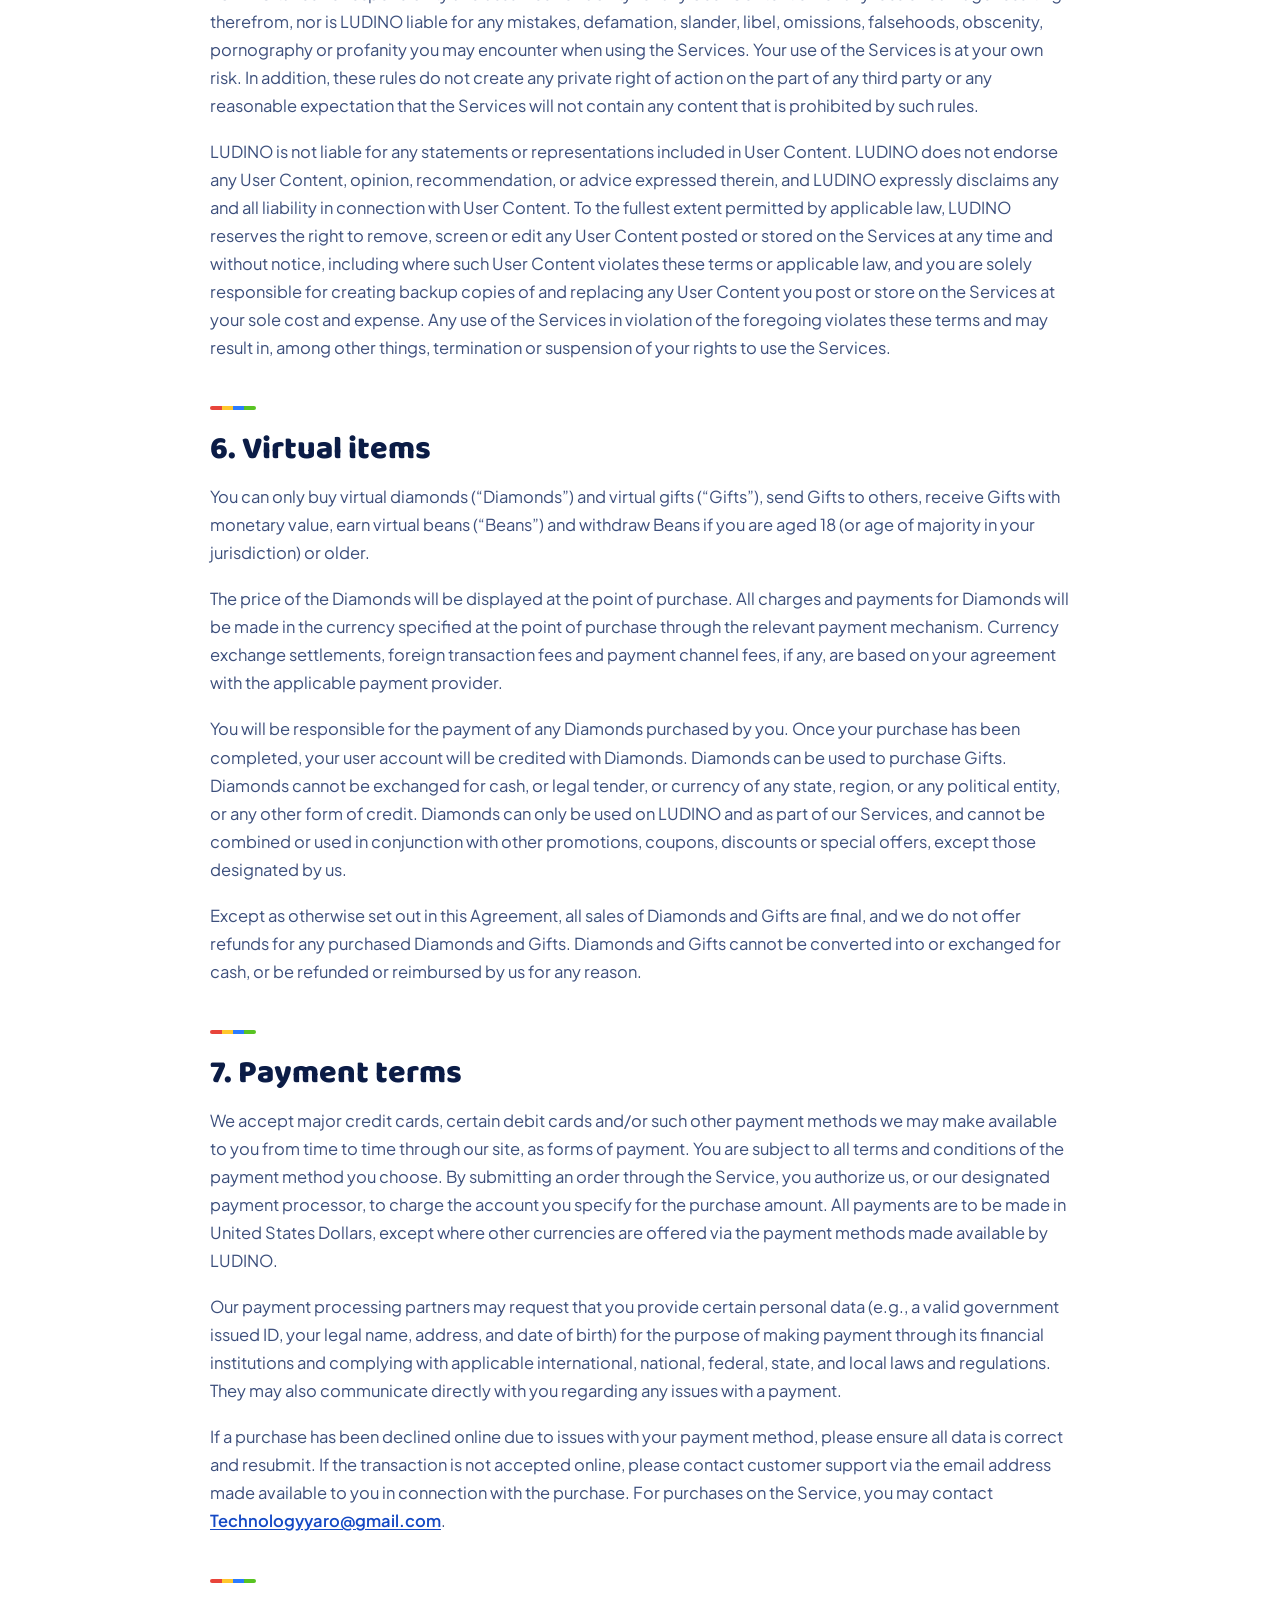
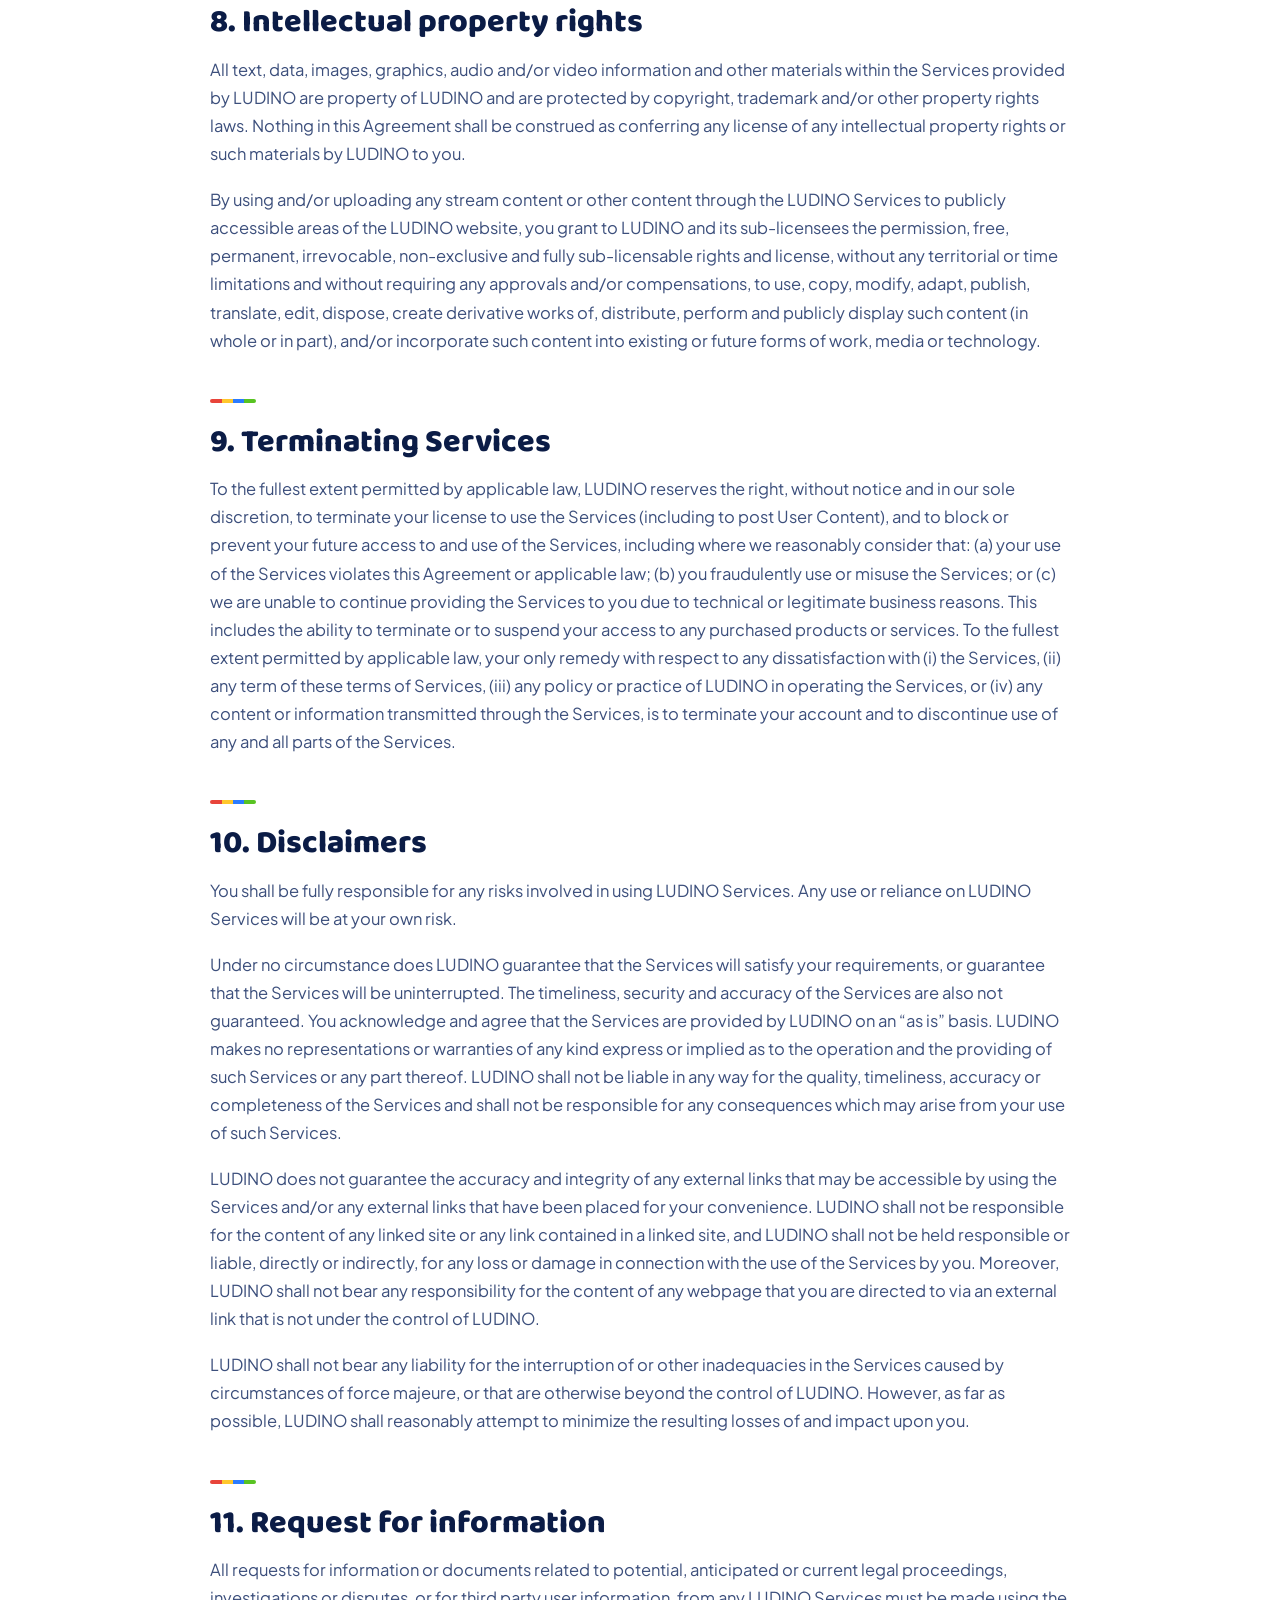
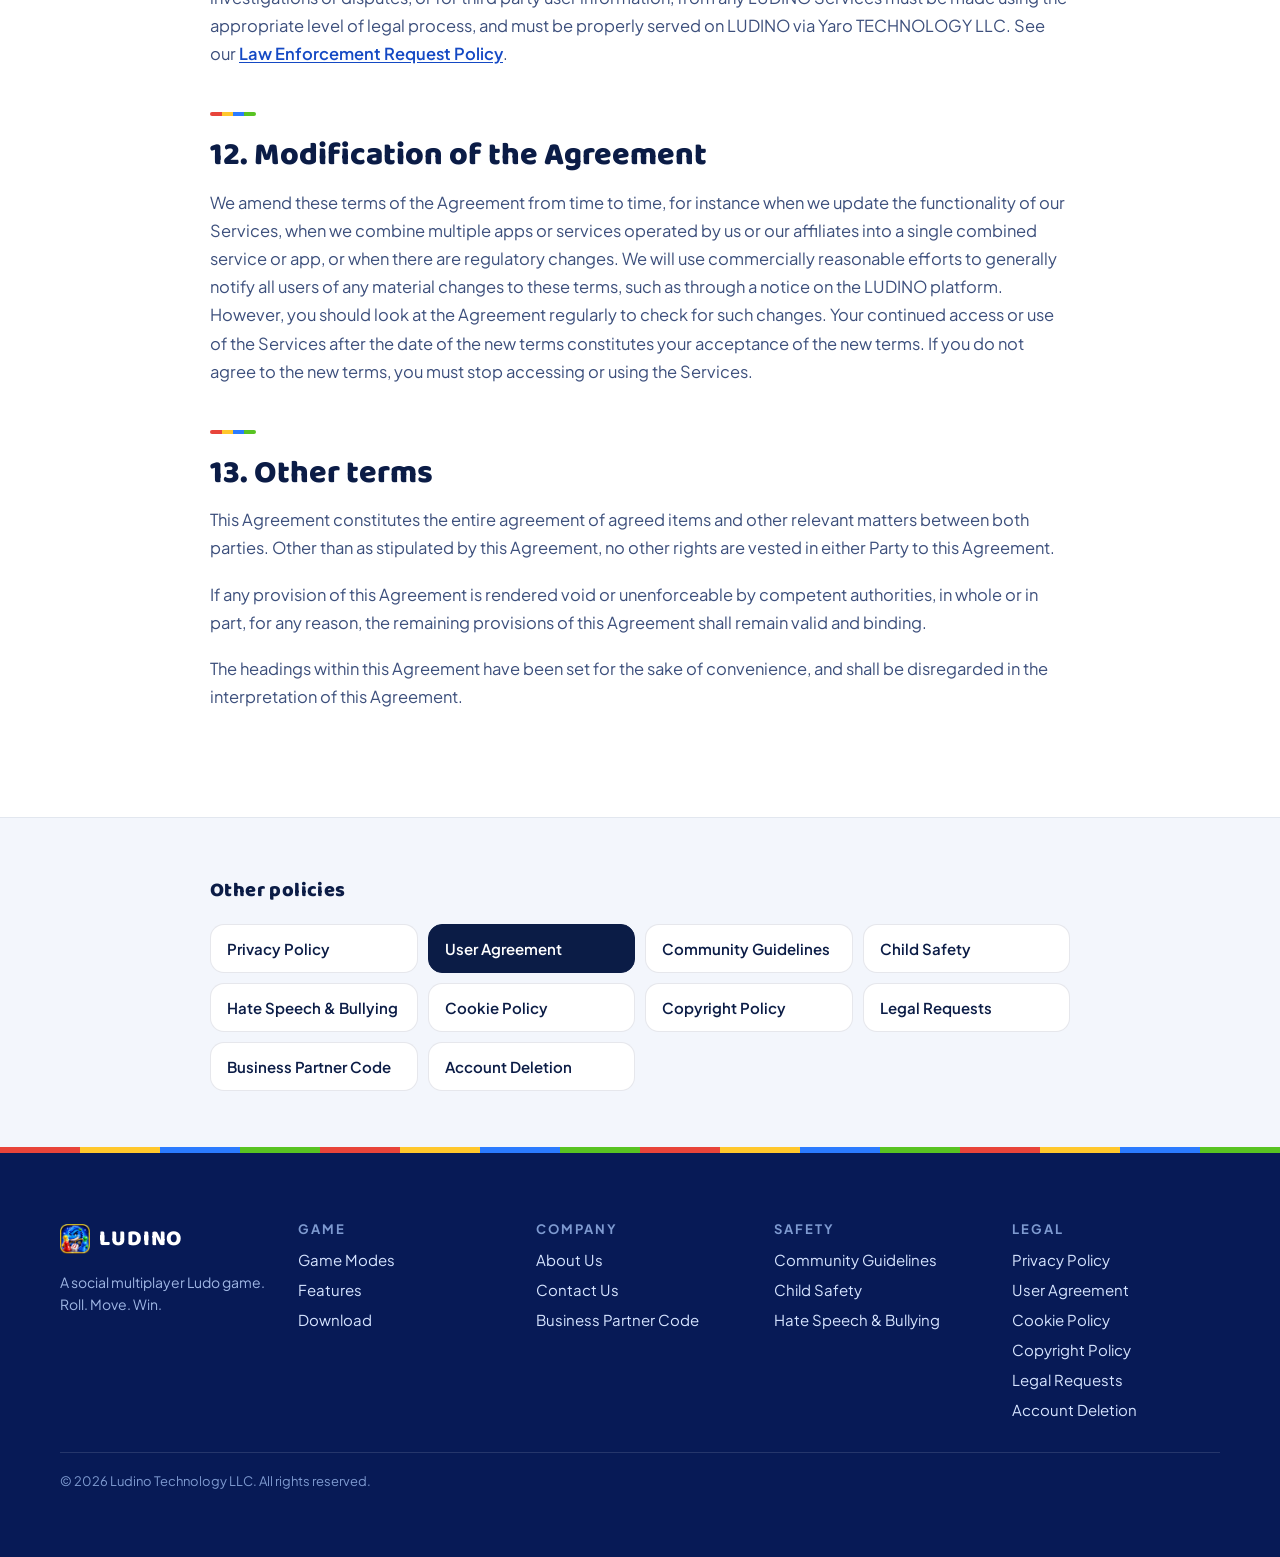
<file: terms.html>
<!DOCTYPE html>
<html lang="en">
<head>
<meta charset="utf-8" />
<meta name="viewport" content="width=device-width, initial-scale=1" />

<title>User Agreement | Ludino</title>
<meta name="description" content="The agreement governing your use of the LUDINO app and www.ludino.live, including accounts, virtual items and payments." />
<meta name="theme-color" content="#071A56" />
<link rel="canonical" href="https://usamayousaf516.github.io/ludino-website/terms.html" />

<meta property="og:type" content="website" />
<meta property="og:url" content="https://usamayousaf516.github.io/ludino-website/terms.html" />
<meta property="og:site_name" content="Ludino" />
<meta property="og:title" content="User Agreement | Ludino" />
<meta property="og:description" content="The agreement governing your use of the LUDINO app and www.ludino.live, including accounts, virtual items and payments." />
<meta property="og:image" content="https://usamayousaf516.github.io/ludino-website/img/og-cover.png" />
<meta name="twitter:card" content="summary_large_image" />
<meta name="twitter:image" content="https://usamayousaf516.github.io/ludino-website/img/og-cover.png" />

<link rel="icon" href="img/favicon-32.png" type="image/png" sizes="32x32" />
<link rel="icon" href="img/favicon-16.png" type="image/png" sizes="16x16" />
<link rel="apple-touch-icon" href="img/apple-touch-icon.png" />

<link rel="preconnect" href="https://fonts.googleapis.com" />
<link rel="preconnect" href="https://fonts.gstatic.com" crossorigin />
<link href="https://fonts.googleapis.com/css2?family=Baloo+2:wght@600;700;800&family=Plus+Jakarta+Sans:wght@400;500;600;700;800&display=swap" rel="stylesheet" />

<link rel="stylesheet" href="assets/css/styles.css" />
<link rel="stylesheet" href="assets/css/pages.css" />
</head>
<body class="doc-page">

<a class="skip-link" href="#main">Skip to content</a>

<div class="page">

  <header class="site-header">
    <div class="nav-shell">
      <a class="brand" href="index.html">
        <img class="brand__mark" src="img/brand-mark.png" alt="" width="136" height="136" />LUDINO
      </a>

      <button class="nav-toggle" type="button"
              aria-expanded="false" aria-controls="primary-nav" aria-label="Menu">
        <span class="nav-toggle__bar" aria-hidden="true"></span>
        <span class="nav-toggle__bar" aria-hidden="true"></span>
        <span class="nav-toggle__bar" aria-hidden="true"></span>
      </button>

      <nav class="nav" id="primary-nav" aria-label="Primary">
        <a href="index.html#modes">Modes</a>
        <a href="index.html#together">Play Together</a>
        <a href="index.html#gameplay">Gameplay</a>
        <a href="contact.html">Support</a>
      </nav>

      <a class="nav-cta" href="index.html#download">Download</a>
    </div>
  </header>

  <main id="main">

    <section class="page-hero">
      <div class="grid-overlay" aria-hidden="true"></div>
      <div class="blob page-hero__blob--1" aria-hidden="true"></div>
      <div class="blob page-hero__blob--2" aria-hidden="true"></div>

      <div class="page-hero__inner">
        <a class="crumb" href="index.html">Back to Ludino</a>
        <p class="eyebrow">Terms</p>
        <h1>User Agreement</h1>
        <p class="page-hero__lede">The agreement governing your use of the LUDINO App and www.ludino.live.</p>
        <p class="page-hero__meta">Last updated January 17, 2025</p>
      </div>
    </section>

    <section class="doc">
      <div class="doc__inner">
        <div class="doc__body">
          <p class="lead">This LUDINO User Agreement (this &ldquo;Agreement&rdquo;) governs your usage of our services (hereinafter, &ldquo;Services&rdquo;) including LUDINO App, and <strong>www.ludino.live</strong>.</p>

          <h2>1. Special notices</h2>
          <p>You are one party and the other party is Yaro TECHNOLOGY LLC. or one of its affiliates (&ldquo;we&rdquo; or &ldquo;LUDINO&rdquo;), a company with its registered address at 30 N Gould St Ste R, Sheridan, WY 82801. For the purposes of this Agreement, you and LUDINO will be jointly referred to as the &ldquo;Parties&rdquo; and respectively as a &ldquo;Party&rdquo;.</p>
          <p>When using the Services, you will be subject to the LUDINO <a href="privacy-policy.html">Privacy Policy</a>, <a href="community-guidelines.html">Community Guidelines</a>, <a href="child-safety.html">Child Safety Policy</a> and Broadcaster Agreement, and you will be subject to additional guidelines or rules that are posted on the Services or made available to you, or applicable to specific services and features that are disclosed to you in connection with such services. We may also offer certain paid services, which are subject to any additional terms or conditions that are disclosed to you in connection with such services.</p>
          <p>By using our Services, or by clicking on &ldquo;Sign Up&rdquo; during the registration process, you agree to all terms of this Agreement. We, at our sole discretion, may revise this Agreement from time to time, and the current version will be found at the following link: About us &gt; User Agreement. By continuing to avail our Services, you agree to be bound by the revised Agreement.</p>

          <div class="callout">
            <div class="callout__icon" aria-hidden="true">!</div>
            <p>The Services are not for use by anyone under the age of 18. Creating an account with false information is a violation of our terms, including accounts registered on behalf of others or persons under the age of 18.</p>
          </div>

          <p>To use the Services, you agree that (1) you must be the &ldquo;Minimum Age&rdquo; (described below) or older; and (2) you are not already restricted by LUDINO from using the Services.</p>
          <p>&ldquo;Minimum Age&rdquo; means 18 years old. However, if law in your jurisdiction requires that you must be older than Minimum Age in order for LUDINO to lawfully provide the Services to you without parental consent (including using of your personal data) then the Minimum Age is such older age.</p>
          <p>You shall be solely responsible for the safekeeping of your LUDINO account and password. All behaviors and activities conducted through your LUDINO account will be deemed as your behaviors and activities for which you shall be solely responsible.</p>
          <p>We do not accept payments or do business with individuals or entities in Cuba, Iran, North Korea, Sudan, Syria, and the Crimean region. If you are from such regions, you may be prohibited from using the Services.</p>

          <h2>2. Services content</h2>
          <p>Our mission is to give people the power to build community, connect the world and share their beautiful moments. To help advance this mission, we provide the services described below to you:</p>

          <h3>i. User-generated content</h3>
          <p>LUDINO allows users to distribute streaming, use services such as chat, bulletin boards, forum postings and voice interactive services, and to participate in other activities in which you may create, post, transmit, perform, or store content, messages, text, sound, images, applications, code or other data or materials on the Services (&ldquo;User Content&rdquo;). Users of the Services may also overlay music, graphics, stickers, virtual items and other features provided by LUDINO (&ldquo;LUDINO Features&rdquo;) onto this User Content and transmit this User Content through the Services. The views expressed by other users on the Services (including through use of the virtual gifts) do not represent our views or values.</p>

          <h3>ii. Help you discover content, products, and services that may interest you</h3>
          <p>We show you ads, offers, and other sponsored content to help you discover content, products, and services that are offered by the many businesses and organizations that use LUDINO.</p>

          <h3>iii. Combat harmful conduct and protect and support our community</h3>
          <p>We employ dedicated teams around the world and develop advanced technical systems to detect misuse of our Services, harmful conduct towards others, and situations where we may be able to help support or protect our community. If we learn of content or conduct like this, we will take appropriate action &mdash; for example, offering help, removing content, removing or restricting access to certain features, disabling an account, or contacting law enforcement.</p>

          <h3>iv. Global access to our Services</h3>
          <p>To operate our global service, we need to store and distribute content and data in our data centers and systems around the world, including outside your country of residence. This infrastructure may be operated or controlled by Yaro Technology LLC and its affiliates.</p>

          <h2>3. Account</h2>
          <p>In order to open an account, you will be asked to provide us with certain information such as an account name and password.</p>
          <p>You are solely responsible for maintaining the confidentiality of your account and password, for restricting access to your computer, and for all activities that occur under your account or password. Please make sure the information you provide to LUDINO upon registration and at all other times is true, accurate, current, and complete to the best of your knowledge.</p>
          <p>We may permit you to register for and log on to the Services via certain third party services. The third party's collection, use and disclosure of your information will be subject to that third party service's privacy policy. Further information about how LUDINO collects, uses and discloses your personal information when you link your LUDINO account with your account on any third party service can be found in our <a href="privacy-policy.html">Privacy Policy</a>.</p>
          <p>In order to facilitate consistent Service, you fully understand and agree that LUDINO and LUDINO will use a unified account system. If you have registered accounts for both LUDINO, we may choose to partially or fully link and display their shared product information. Your generated content and virtual items will also be shared between the two accounts. However, we do not guarantee that both accounts will receive identical Service.</p>
          <p>We reserve the right to disable your user account at any time, including if you have failed to comply with any of the provisions of these terms, or if activities occur on your account which, in our sole discretion, would or might cause damage to or impair the Services or infringe or violate any third party rights, or violate any applicable laws or regulations.</p>
          <p>If you no longer want to use our Services again, you can request deletion of your account through <strong>Me &gt; Settings &gt; Account Management &gt; Delete Account</strong> in the app. Alternatively, you can use the <a href="account-deletion.html">Delete Your Account</a> page. If you have any trouble deleting your account, we can take care of this for you. Please contact us via <a href="mailto:Technologyyaro@gmail.com">Technologyyaro@gmail.com</a>, and we will provide you with further assistance and guide you through the process. Once you choose to delete your account, you will not be able to reactivate your account or retrieve any of the content or information you have added. Learn more about your right to erasure and deletion of your personal information in our <a href="privacy-policy.html">Privacy Policy</a>.</p>

          <h2>4. Privacy</h2>
          <p>Your privacy is important to LUDINO. Please see our <a href="privacy-policy.html">Privacy Policy</a> for information relating to how we collect, use, and disclose your personal information, and how you can manage your online privacy when you use the Services.</p>

          <h2>5. Use of the Services</h2>
          <p>Your access to and use of the Services is subject to these terms and all applicable laws and regulations. You agree that you will comply with these terms of Services, LUDINO's <a href="community-guidelines.html">Community Guidelines</a> and <a href="child-safety.html">Child Safety Policy</a>, and will not:</p>
          <ol>
            <li>create, upload, transmit, distribute, or store any content that is inaccurate, unlawful, infringing, defamatory, obscene, pornographic, child sexual exploitation and abuse content, invasive of privacy or publicity rights, harassing, threatening, abusive, inflammatory, or otherwise objectionable;</li>
            <li>impersonate any person or entity, falsely claim an affiliation with any person or entity, or access LUDINO accounts of others without permission, forge another person's identity, or content of information transmitted via the Services, or perform any other similar fraudulent activity;</li>
            <li>defame, harass, abuse, threaten or defraud users of LUDINO, or collect, or attempt to collect, personal information about users or third parties without their consent;</li>
            <li>remove, circumvent, disable, damage or otherwise interfere with security-related features of the Services or User Content, features that prevent or restrict use or copying of any content accessible through the Services, features that enforce limitations on the use of the Services or User Content, or delete the copyright or other proprietary rights notices on the Services or User Content;</li>
            <li>reverse engineer, decompile, disassemble or otherwise attempt to discover the source code of the Services or any part thereof, except and only to the extent that this activity is expressly permitted by the law of your jurisdiction of residence;</li>
            <li>modify, adapt, translate or create derivative works based upon the Services or any part thereof, except and only to the extent that such activity is expressly permitted by applicable law notwithstanding this limitation;</li>
            <li>interfere with or damage operation of the Services or any user's enjoyment of them, by any means, including uploading or otherwise disseminating viruses, adware, spyware, worms, or other malicious code;</li>
            <li>manipulate identifiers in order to disguise the origin of any User Content transmitted through the LUDINO Services;</li>
            <li>interfere with or disrupt the Services or servers or networks connected to the Services, or disobey any requirements, procedures, policies or regulations of networks connected to the Services; use the Services in any manner that could interfere with, disrupt, negatively affect or inhibit other users from fully enjoying the Services, or that could damage, disable, overburden or impair the functioning of the Services in any manner;</li>
            <li>attempt to circumvent any content filtering techniques we employ, or attempt to access any service or area of the Services that you are not authorized to access;</li>
            <li>use the Services for any illegal purpose, or in violation of any local, state, national, or international law or regulation, including, without limitation, laws governing intellectual property and other proprietary rights, data protection and privacy.</li>
          </ol>
          <p>LUDINO takes no responsibility and assumes no liability for any User Content or for any loss or damage resulting therefrom, nor is LUDINO liable for any mistakes, defamation, slander, libel, omissions, falsehoods, obscenity, pornography or profanity you may encounter when using the Services. Your use of the Services is at your own risk. In addition, these rules do not create any private right of action on the part of any third party or any reasonable expectation that the Services will not contain any content that is prohibited by such rules.</p>
          <p>LUDINO is not liable for any statements or representations included in User Content. LUDINO does not endorse any User Content, opinion, recommendation, or advice expressed therein, and LUDINO expressly disclaims any and all liability in connection with User Content. To the fullest extent permitted by applicable law, LUDINO reserves the right to remove, screen or edit any User Content posted or stored on the Services at any time and without notice, including where such User Content violates these terms or applicable law, and you are solely responsible for creating backup copies of and replacing any User Content you post or store on the Services at your sole cost and expense. Any use of the Services in violation of the foregoing violates these terms and may result in, among other things, termination or suspension of your rights to use the Services.</p>

          <h2>6. Virtual items</h2>
          <p>You can only buy virtual diamonds (&ldquo;Diamonds&rdquo;) and virtual gifts (&ldquo;Gifts&rdquo;), send Gifts to others, receive Gifts with monetary value, earn virtual beans (&ldquo;Beans&rdquo;) and withdraw Beans if you are aged 18 (or age of majority in your jurisdiction) or older.</p>
          <p>The price of the Diamonds will be displayed at the point of purchase. All charges and payments for Diamonds will be made in the currency specified at the point of purchase through the relevant payment mechanism. Currency exchange settlements, foreign transaction fees and payment channel fees, if any, are based on your agreement with the applicable payment provider.</p>
          <p>You will be responsible for the payment of any Diamonds purchased by you. Once your purchase has been completed, your user account will be credited with Diamonds. Diamonds can be used to purchase Gifts. Diamonds cannot be exchanged for cash, or legal tender, or currency of any state, region, or any political entity, or any other form of credit. Diamonds can only be used on LUDINO and as part of our Services, and cannot be combined or used in conjunction with other promotions, coupons, discounts or special offers, except those designated by us.</p>
          <p>Except as otherwise set out in this Agreement, all sales of Diamonds and Gifts are final, and we do not offer refunds for any purchased Diamonds and Gifts. Diamonds and Gifts cannot be converted into or exchanged for cash, or be refunded or reimbursed by us for any reason.</p>

          <h2>7. Payment terms</h2>
          <p>We accept major credit cards, certain debit cards and/or such other payment methods we may make available to you from time to time through our site, as forms of payment. You are subject to all terms and conditions of the payment method you choose. By submitting an order through the Service, you authorize us, or our designated payment processor, to charge the account you specify for the purchase amount. All payments are to be made in United States Dollars, except where other currencies are offered via the payment methods made available by LUDINO.</p>
          <p>Our payment processing partners may request that you provide certain personal data (e.g., a valid government issued ID, your legal name, address, and date of birth) for the purpose of making payment through its financial institutions and complying with applicable international, national, federal, state, and local laws and regulations. They may also communicate directly with you regarding any issues with a payment.</p>
          <p>If a purchase has been declined online due to issues with your payment method, please ensure all data is correct and resubmit. If the transaction is not accepted online, please contact customer support via the email address made available to you in connection with the purchase. For purchases on the Service, you may contact <a href="mailto:Technologyyaro@gmail.com">Technologyyaro@gmail.com</a>.</p>

          <h2>8. Intellectual property rights</h2>
          <p>All text, data, images, graphics, audio and/or video information and other materials within the Services provided by LUDINO are property of LUDINO and are protected by copyright, trademark and/or other property rights laws. Nothing in this Agreement shall be construed as conferring any license of any intellectual property rights or such materials by LUDINO to you.</p>
          <p>By using and/or uploading any stream content or other content through the LUDINO Services to publicly accessible areas of the LUDINO website, you grant to LUDINO and its sub-licensees the permission, free, permanent, irrevocable, non-exclusive and fully sub-licensable rights and license, without any territorial or time limitations and without requiring any approvals and/or compensations, to use, copy, modify, adapt, publish, translate, edit, dispose, create derivative works of, distribute, perform and publicly display such content (in whole or in part), and/or incorporate such content into existing or future forms of work, media or technology.</p>

          <h2>9. Terminating Services</h2>
          <p>To the fullest extent permitted by applicable law, LUDINO reserves the right, without notice and in our sole discretion, to terminate your license to use the Services (including to post User Content), and to block or prevent your future access to and use of the Services, including where we reasonably consider that: (a) your use of the Services violates this Agreement or applicable law; (b) you fraudulently use or misuse the Services; or (c) we are unable to continue providing the Services to you due to technical or legitimate business reasons. This includes the ability to terminate or to suspend your access to any purchased products or services. To the fullest extent permitted by applicable law, your only remedy with respect to any dissatisfaction with (i) the Services, (ii) any term of these terms of Services, (iii) any policy or practice of LUDINO in operating the Services, or (iv) any content or information transmitted through the Services, is to terminate your account and to discontinue use of any and all parts of the Services.</p>

          <h2>10. Disclaimers</h2>
          <p>You shall be fully responsible for any risks involved in using LUDINO Services. Any use or reliance on LUDINO Services will be at your own risk.</p>
          <p>Under no circumstance does LUDINO guarantee that the Services will satisfy your requirements, or guarantee that the Services will be uninterrupted. The timeliness, security and accuracy of the Services are also not guaranteed. You acknowledge and agree that the Services are provided by LUDINO on an &ldquo;as is&rdquo; basis. LUDINO makes no representations or warranties of any kind express or implied as to the operation and the providing of such Services or any part thereof. LUDINO shall not be liable in any way for the quality, timeliness, accuracy or completeness of the Services and shall not be responsible for any consequences which may arise from your use of such Services.</p>
          <p>LUDINO does not guarantee the accuracy and integrity of any external links that may be accessible by using the Services and/or any external links that have been placed for your convenience. LUDINO shall not be responsible for the content of any linked site or any link contained in a linked site, and LUDINO shall not be held responsible or liable, directly or indirectly, for any loss or damage in connection with the use of the Services by you. Moreover, LUDINO shall not bear any responsibility for the content of any webpage that you are directed to via an external link that is not under the control of LUDINO.</p>
          <p>LUDINO shall not bear any liability for the interruption of or other inadequacies in the Services caused by circumstances of force majeure, or that are otherwise beyond the control of LUDINO. However, as far as possible, LUDINO shall reasonably attempt to minimize the resulting losses of and impact upon you.</p>

          <h2>11. Request for information</h2>
          <p>All requests for information or documents related to potential, anticipated or current legal proceedings, investigations or disputes, or for third party user information, from any LUDINO Services must be made using the appropriate level of legal process, and must be properly served on LUDINO via Yaro TECHNOLOGY LLC. See our <a href="legal-requests.html">Law Enforcement Request Policy</a>.</p>

          <h2>12. Modification of the Agreement</h2>
          <p>We amend these terms of the Agreement from time to time, for instance when we update the functionality of our Services, when we combine multiple apps or services operated by us or our affiliates into a single combined service or app, or when there are regulatory changes. We will use commercially reasonable efforts to generally notify all users of any material changes to these terms, such as through a notice on the LUDINO platform. However, you should look at the Agreement regularly to check for such changes. Your continued access or use of the Services after the date of the new terms constitutes your acceptance of the new terms. If you do not agree to the new terms, you must stop accessing or using the Services.</p>

          <h2>13. Other terms</h2>
          <p>This Agreement constitutes the entire agreement of agreed items and other relevant matters between both parties. Other than as stipulated by this Agreement, no other rights are vested in either Party to this Agreement.</p>
          <p>If any provision of this Agreement is rendered void or unenforceable by competent authorities, in whole or in part, for any reason, the remaining provisions of this Agreement shall remain valid and binding.</p>
          <p>The headings within this Agreement have been set for the sake of convenience, and shall be disregarded in the interpretation of this Agreement.</p>
        </div>
      </div>
    </section>

  <section class="doc-switch">
    <div class="doc-switch__inner">
      <h2>Other policies</h2>
      <ul>
            <li><a href="privacy-policy.html">Privacy Policy</a></li>
            <li><a href="terms.html" aria-current="page">User Agreement</a></li>
            <li><a href="community-guidelines.html">Community Guidelines</a></li>
            <li><a href="child-safety.html">Child Safety</a></li>
            <li><a href="anti-bullying.html">Hate Speech &amp; Bullying</a></li>
            <li><a href="cookie-policy.html">Cookie Policy</a></li>
            <li><a href="copyright.html">Copyright Policy</a></li>
            <li><a href="legal-requests.html">Legal Requests</a></li>
            <li><a href="code-of-conduct.html">Business Partner Code</a></li>
            <li><a href="account-deletion.html">Account Deletion</a></li>
      </ul>
    </div>
  </section>
  </main>

  <footer class="site-footer" id="support">
    <div class="footer__rule" aria-hidden="true"></div>

    <div class="footer__inner">
      <div class="footer__cols">

        <div>
          <div class="footer__brand">
            <img class="brand__mark" src="img/brand-mark.png" alt="" width="136" height="136" />LUDINO
          </div>
          <p class="footer__tagline">A social multiplayer Ludo game. Roll. Move. Win.</p>
        </div>

        <div>
          <h3>Game</h3>
          <ul>
            <li><a href="index.html#modes">Game Modes</a></li>
            <li><a href="index.html#together">Features</a></li>
            <li><a href="index.html#download">Download</a></li>
          </ul>
        </div>

        <div>
          <h3>Company</h3>
          <ul>
            <li><a href="about.html">About Us</a></li>
            <li><a href="contact.html">Contact Us</a></li>
            <li><a href="code-of-conduct.html">Business Partner Code</a></li>
          </ul>
        </div>

        <div>
          <h3>Safety</h3>
          <ul>
            <li><a href="community-guidelines.html">Community Guidelines</a></li>
            <li><a href="child-safety.html">Child Safety</a></li>
            <li><a href="anti-bullying.html">Hate Speech &amp; Bullying</a></li>
          </ul>
        </div>

        <div>
          <h3>Legal</h3>
          <ul>
            <li><a href="privacy-policy.html">Privacy Policy</a></li>
            <li><a href="terms.html">User Agreement</a></li>
            <li><a href="cookie-policy.html">Cookie Policy</a></li>
            <li><a href="copyright.html">Copyright Policy</a></li>
            <li><a href="legal-requests.html">Legal Requests</a></li>
            <li><a href="account-deletion.html">Account Deletion</a></li>
          </ul>
        </div>

      </div>

      <div class="footer__base">
        <p>&copy; <span data-year>2026</span> Ludino Technology LLC. All rights reserved.</p>
      </div>
    </div>
  </footer>

</div>

<script src="assets/js/main.js" defer></script>
</body>
</html>
</file>
<file: assets/css/styles.css>
/* ==========================================================================
   Ludino — landing page
   Compiled from the "Ludino Landing v3" design canvas.
   --------------------------------------------------------------------------
   1.  Tokens
   2.  Base
   3.  Reveal + motion
   4.  Header / navigation
   5.  Hero
   6.  Modes
   7.  Play together
   8.  Journey
   9.  Screens strip
   10. Download CTA
   11. Closer
   12. Footer
   13. Responsive
   ========================================================================== */

/* 1. Tokens ============================================================== */

:root {
  /* Surfaces */
  --bg:            #F3F6FC;
  --bg-white:      #FFFFFF;
  --navy:          #071A56;
  --navy-deep:     #040F36;
  --ink:           #0B1C46;

  /* Text */
  --text-body:     #3C4F7C;
  --text-muted:    #4A5E8C;
  --on-navy:       #C6D8FF;
  --on-navy-soft:  #9FB8E8;
  --on-navy-dim:   #7E9AD0;
  --on-navy-faint: #5C77AE;
  --on-navy-pale:  #CFE0FF;
  --footer-link:   #D6E4FF;

  /* Brand */
  --blue:          #1449C4;
  --blue-dark:     #0B2B84;
  --blue-bright:   #1E6BFF;
  --blue-accent:   #2B7BFF;
  --yellow:        #FFC72C;
  --yellow-light:  #FFD84D;
  --amber:         #F0A000;
  --amber-dark:    #E09A00;
  --red:           #E8443A;
  --red-dark:      #C9241A;
  --red-light:     #FF6A60;
  --green:         #58C322;
  --green-light:   #8FE234;
  --green-dark:    #4FA80D;

  /* Type */
  --font-display: "Baloo 2", "Trebuchet MS", cursive;
  --font-body:    "Plus Jakarta Sans", system-ui, -apple-system, "Segoe UI", sans-serif;
  --font-mono:    ui-monospace, SFMono-Regular, Menlo, Consolas, monospace;

  /* Rhythm */
  --gutter:       clamp(16px, 4vw, 40px);
  --section-pad:  clamp(48px, 8vw, 96px);
  --maxw:         1240px;

  /* Header state — flipped by .is-scrolled on <body> */
  --nav-ink:      #FFFFFF;
  --nav-border:   rgba(255, 255, 255, .28);
  --nav-bg-op:    0;
}

body.is-scrolled {
  --nav-ink:    #0B1C46;
  --nav-border: rgba(11, 28, 70, .1);
  --nav-bg-op:  1;
}

/* 2. Base ================================================================ */

*, *::before, *::after { box-sizing: border-box; }

html {
  scroll-behavior: smooth;
  /* keep anchored sections clear of the sticky header */
  scroll-padding-top: 92px;
}

body {
  margin: 0;
  background: var(--bg);
  color: var(--ink);
  font-family: var(--font-body);
  -webkit-font-smoothing: antialiased;
  -moz-osx-font-smoothing: grayscale;
  overflow-x: hidden;
}

a { color: var(--blue); text-decoration: none; }
a:hover { color: var(--blue-dark); }

img { max-width: 100%; }

h1, h2, h3 { font-family: var(--font-display); font-weight: 800; }

*:focus-visible {
  outline: 3px solid var(--amber);
  outline-offset: 3px;
  border-radius: 6px;
}

.skip-link {
  position: absolute;
  left: 50%;
  top: 0;
  transform: translate(-50%, -120%);
  z-index: 200;
  padding: 12px 22px;
  border-radius: 0 0 12px 12px;
  background: var(--ink);
  color: #fff;
  font-weight: 700;
  font-size: 15px;
  transition: transform .2s ease;
}
.skip-link:focus-visible { transform: translate(-50%, 0); color: #fff; }

.page { position: relative; overflow: hidden; background: var(--bg); }

.shell { max-width: var(--maxw); margin: 0 auto; }

.section { padding: var(--section-pad) var(--gutter); }
.section--light { background: var(--bg); }
.section--white { background: var(--bg-white); }
.section--navy  { background: var(--navy); }

.section-title {
  margin: 0;
  font-size: clamp(30px, 4.6vw, 54px);
  line-height: 1;
  color: var(--ink);
}
.section--navy .section-title { color: #fff; }

.store-note {
  margin: 12px 0 0;
  font-family: var(--font-mono);
  font-size: 12px;
  color: var(--on-navy-soft);
}
.store-note--on-blue { color: #C3D6FF; }
body.hide-store-note .store-note { display: none; }

/* Decorative layers */
.grid-overlay {
  position: absolute;
  inset: 0;
  background-image:
    linear-gradient(rgba(255, 255, 255, .07) 1px, transparent 1px),
    linear-gradient(90deg, rgba(255, 255, 255, .07) 1px, transparent 1px);
  background-size: 56px 56px;
  pointer-events: none;
}
.blob { position: absolute; pointer-events: none; border-radius: 50%; }

/* 3. Reveal + motion ===================================================== */

@keyframes bob {
  0%, 100% { transform: translateY(0) rotate(var(--r, 0deg)); }
  50%      { transform: translateY(-15px) rotate(var(--r, 0deg)); }
}
@keyframes rise {
  from { opacity: 0; transform: translateY(26px); }
  to   { opacity: 1; transform: none; }
}

.bob { animation: bob 7s ease-in-out infinite; }

/* JS adds .reveal-ready once the observer is wired, so no-JS shows content */
.reveal-ready [data-reveal] { opacity: 0; transform: translateY(22px); }
.reveal-ready [data-reveal].is-visible {
  opacity: 1;
  transform: none;
  transition: opacity .6s ease, transform .6s ease;
}

@media (prefers-reduced-motion: reduce) {
  html { scroll-behavior: auto; }
  *, *::before, *::after {
    animation: none !important;
    transition: none !important;
  }
  .reveal-ready [data-reveal] { opacity: 1; transform: none; }
}

/* 4. Header / navigation ================================================= */

.site-header {
  position: sticky;
  top: 0;
  z-index: 70;
  display: flex;
  justify-content: center;
  padding: 14px clamp(12px, 3vw, 28px);
}

.nav-shell {
  position: relative;
  display: flex;
  align-items: center;
  gap: 14px;
  width: 100%;
  max-width: 1180px;
  padding: 9px 9px 9px 18px;
  border-radius: 18px;
  border: 1px solid var(--nav-border);
  transition: border-color .3s ease;
}
.nav-shell::before {
  content: "";
  position: absolute;
  inset: 0;
  border-radius: inherit;
  background: var(--bg-white);
  box-shadow: 0 10px 30px rgba(11, 28, 70, .12);
  opacity: var(--nav-bg-op);
  transition: opacity .3s ease;
}

.brand {
  position: relative;
  display: flex;
  align-items: center;
  gap: 9px;
  flex-shrink: 0;
  font-family: var(--font-display);
  font-weight: 800;
  font-size: 23px;
  letter-spacing: .05em;
  color: var(--nav-ink);
  transition: color .3s ease;
}
.brand:hover { color: var(--nav-ink); }

/* The app icon. Its corners are transparent, so it sits correctly on both the
   navy header at the top of the page and the white one once scrolled. */
.brand__mark {
  width: 34px;
  height: 34px;
  display: block;
  flex-shrink: 0;
}

.nav {
  position: relative;
  display: flex;
  gap: 2px;
  margin-left: auto;
}
.nav a {
  padding: 8px 12px;
  border-radius: 10px;
  font-size: 14px;
  font-weight: 600;
  color: var(--nav-ink);
  transition: background .2s ease, color .3s ease;
}
.nav a:hover { background: rgba(20, 73, 196, .1); color: var(--nav-ink); }

.nav-cta {
  position: relative;
  flex-shrink: 0;
  padding: 11px 22px;
  border-radius: 12px;
  background: var(--blue);
  color: #fff;
  font-family: var(--font-display);
  font-weight: 800;
  font-size: 16px;
  box-shadow: 0 8px 20px rgba(20, 73, 196, .32);
  transition: transform .15s ease, background .15s ease;
}
.nav-cta:hover { transform: translateY(-2px); background: var(--blue-dark); color: #fff; }

/* Hamburger — hidden until the breakpoint in §13 */
.nav-toggle {
  position: relative;
  display: none;
  width: 44px;
  height: 44px;
  margin-left: auto;
  padding: 0;
  border: 1px solid var(--nav-border);
  border-radius: 12px;
  background: transparent;
  cursor: pointer;
  transition: border-color .3s ease, background .2s ease;
}
.nav-toggle:hover { background: rgba(20, 73, 196, .1); }
.nav-toggle__bar {
  position: absolute;
  left: 50%;
  width: 20px;
  height: 2px;
  border-radius: 2px;
  background: var(--nav-ink);
  transition: transform .25s ease, opacity .2s ease, background .3s ease;
}
.nav-toggle__bar:nth-child(1) { top: 15px; transform: translateX(-50%); }
.nav-toggle__bar:nth-child(2) { top: 21px; transform: translateX(-50%); }
.nav-toggle__bar:nth-child(3) { top: 27px; transform: translateX(-50%); }
.nav-toggle[aria-expanded="true"] .nav-toggle__bar:nth-child(1) {
  transform: translateX(-50%) translateY(6px) rotate(45deg);
}
.nav-toggle[aria-expanded="true"] .nav-toggle__bar:nth-child(2) { opacity: 0; }
.nav-toggle[aria-expanded="true"] .nav-toggle__bar:nth-child(3) {
  transform: translateX(-50%) translateY(-6px) rotate(-45deg);
}

/* 5. Hero ================================================================ */

.hero {
  position: relative;
  margin: -84px 0 0;
  padding: 120px var(--gutter) clamp(40px, 6vw, 72px);
  background: var(--navy);
  text-align: center;
  overflow: hidden;
}
.hero__blob--1 { left: -6%;  top: -8%;   width: 340px; height: 340px; background: radial-gradient(circle, rgba(232, 68, 58, .40), transparent 68%); }
.hero__blob--2 { right: -6%; top: 4%;    width: 340px; height: 340px; background: radial-gradient(circle, rgba(255, 199, 44, .35), transparent 68%); }
.hero__blob--3 { left: 12%;  bottom: -10%; width: 420px; height: 420px; background: radial-gradient(circle, rgba(43, 123, 255, .50), transparent 68%); }
.hero__blob--4 { right: 10%; bottom: -12%; width: 380px; height: 380px; background: radial-gradient(circle, rgba(88, 195, 34, .30), transparent 68%); }

.hero__copy {
  position: relative;
  max-width: 940px;
  margin: 0 auto;
  animation: rise .7s ease both;
}

.eyebrow {
  display: inline-block;
  padding: 7px 16px;
  border-radius: 999px;
  border: 1px solid rgba(255, 255, 255, .3);
  color: var(--on-navy-pale);
  font-size: 12px;
  font-weight: 700;
  letter-spacing: .22em;
  text-transform: uppercase;
}

.hero__title {
  margin: 22px 0 0;
  font-size: clamp(44px, 8.6vw, 108px);
  line-height: .9;
  color: #fff;
  /* Shadow is sized in em so it stays 8px at the 108px design size and does
     not bleed into the next line once the type scales down. */
  text-shadow: 0 .074em 0 rgba(4, 12, 42, .45);
}
.hero__title em { font-style: normal; color: var(--yellow); }

/* Keep the yellow half of the headline on one line once there is room for it. */
@media (min-width: 620px) {
  .hero__title em { white-space: nowrap; }
}

.hero__lede {
  margin: 20px auto 0;
  max-width: 34em;
  font-size: clamp(16px, 1.6vw, 19px);
  line-height: 1.6;
  color: var(--on-navy);
}

.btn-row {
  display: flex;
  flex-wrap: wrap;
  gap: 12px;
  justify-content: center;
  margin-top: 28px;
}

/* Buttons */
.btn {
  display: inline-block;
  padding: 15px 26px;
  border-radius: 14px;
  font-family: var(--font-display);
  font-weight: 800;
  font-size: 18px;
  transition: transform .15s ease, background .15s ease;
}
.btn:hover { transform: translateY(-3px); }

.btn--green {
  background: linear-gradient(180deg, var(--green-light), var(--green-dark));
  color: #0D2B00;
  box-shadow: 0 14px 30px rgba(79, 168, 13, .4), inset 0 2px 0 rgba(255, 255, 255, .5);
}
.btn--green:hover { color: #0D2B00; }

.btn--ghost {
  background: rgba(255, 255, 255, .1);
  border: 1px solid rgba(180, 215, 255, .45);
  color: #fff;
}
.btn--ghost:hover { background: rgba(255, 255, 255, .18); color: #fff; }

.btn--yellow {
  background: var(--yellow-light);
  color: #2A1700;
  box-shadow: 0 14px 30px rgba(0, 0, 0, .2);
}
.btn--yellow:hover { color: #2A1700; }

.btn--outline {
  background: rgba(255, 255, 255, .14);
  border: 2px solid rgba(255, 255, 255, .7);
  color: #fff;
}
.btn--outline:hover { color: #fff; }

.btn--lg { padding: 15px 32px; font-size: 19px; }

/* Hero phone cluster */
.hero__stage {
  position: relative;
  margin-top: clamp(28px, 5vw, 52px);
  margin-bottom: calc(-1 * clamp(40px, 6vw, 72px));
  display: flex;
  justify-content: center;
  align-items: flex-end;
}

/* Screenshots in img/ are pre-trimmed of the device status bar and system
   navigation bar, so they sit flush in these frames with no offset. */
.phone { background: var(--navy-deep); overflow: hidden; }
.phone img { width: 100%; height: auto; display: block; }

.phone--side {
  width: clamp(90px, 13vw, 160px);
  border-radius: 20px;
  border: 5px solid var(--navy-deep);
  box-shadow: 0 24px 46px rgba(2, 8, 30, .6);
}
.phone--side .phone__screen { aspect-ratio: 9 / 15; overflow: hidden; }
.phone--left  { transform: rotate(-8deg) translateY(-22px); margin-right: -18px; }
.phone--right { transform: rotate(8deg)  translateY(-22px); margin-left: -18px; }

.phone--main {
  position: relative;
  z-index: 2;
  width: clamp(150px, 24vw, 250px);
  border-radius: 30px 30px 0 0;
  border: 7px solid var(--navy-deep);
  border-bottom: 0;
  box-shadow: 0 -10px 60px rgba(43, 123, 255, .4);
}
.phone--main .phone__screen { height: clamp(240px, 36vw, 400px); overflow: hidden; }

/* Floating props */
.prop { position: absolute; }
.prop--dice { left: 6%; bottom: 34%; --r: -14deg; animation: bob 7s ease-in-out infinite; }
.prop--tokens {
  right: 7%;
  bottom: 46%;
  display: flex;
  gap: 9px;
  animation: bob 9s .8s ease-in-out infinite;
}

/* Dice and tokens are the app's own art. drop-shadow (not box-shadow) so the
   shadow follows the alpha silhouette rather than a rectangle. */
.die {
  width: clamp(46px, 6vw, 72px);
  height: auto;
  display: block;
  filter: drop-shadow(0 14px 22px rgba(2, 8, 30, .55));
}
.die--sm {
  width: clamp(44px, 6vw, 64px);
  filter: drop-shadow(0 12px 20px rgba(2, 8, 30, .45));
}

.token {
  width: clamp(22px, 2.4vw, 30px);
  height: auto;
  display: block;
  filter: drop-shadow(0 7px 12px rgba(2, 8, 30, .55));
}

/* 6. Modes =============================================================== */

.modes__head {
  display: flex;
  flex-wrap: wrap;
  gap: 16px;
  align-items: flex-end;
  justify-content: space-between;
}
.modes__head h2 { margin: 0; font-size: clamp(32px, 5vw, 58px); line-height: 1; color: var(--ink); }
.modes__head p  { margin: 0; max-width: 30em; color: var(--text-muted); font-size: 16px; line-height: 1.6; }

.modes__grid {
  display: grid;
  grid-template-columns: repeat(auto-fit, minmax(260px, 1fr));
  gap: 20px;
  margin-top: 34px;
}

.mode-card {
  position: relative;
  border-radius: 26px;
  overflow: hidden;
  background: var(--bg-white);
  box-shadow: 0 18px 40px rgba(11, 28, 70, .12);
  border: 1px solid rgba(11, 28, 70, .08);
  display: flex;
  flex-direction: column;
  transition: transform .25s ease, box-shadow .25s ease;
}
.mode-card:hover {
  transform: translateY(-8px);
  box-shadow: 0 28px 56px rgba(11, 28, 70, .18);
}

.mode-card__top { padding: 24px 24px 20px; color: var(--mode-ink, #fff); background: var(--mode-bg); }
.mode-card--classic { --mode-bg: linear-gradient(140deg, #1E6BFF, #0B2B84); --mode-ink: #fff; }
.mode-card--master  { --mode-bg: linear-gradient(140deg, #8B3BF5, #3D1188); --mode-ink: #fff; }
.mode-card--blitz   { --mode-bg: linear-gradient(140deg, #FFD84D, #E09A00); --mode-ink: #2A1700; }

.mode-card__num {
  display: block;
  font-family: var(--font-display);
  font-weight: 800;
  font-size: 44px;
  line-height: .8;
  opacity: .45;
}
.mode-card__title { margin: 10px 0 6px; font-size: 34px; line-height: 1; color: var(--mode-ink); }
.mode-card__badge {
  margin: 0;
  font-size: 13px;
  font-weight: 700;
  letter-spacing: .14em;
  text-transform: uppercase;
  opacity: .85;
}
.mode-card__body { padding: 22px 24px 0; flex: 1 1 auto; }
.mode-card__body p { margin: 0; color: var(--text-body); font-size: 15.5px; line-height: 1.6; }

.mode-card__shot {
  margin: 20px 24px 0;
  border-radius: 18px 18px 0 0;
  border: 6px solid var(--ink);
  border-bottom: 0;
  background: var(--ink);
  overflow: hidden;
}
.mode-card__shot div { height: 150px; overflow: hidden; }
/* This window is short and wide, so cover-crop to the middle of the screenshot —
   anchoring to the top would show only the app's currency bar. */
.mode-card__shot img { width: 100%; height: 100%; display: block; object-fit: cover; }

/* 7. Play together ======================================================= */

.social {
  border-top: 1px solid rgba(11, 28, 70, .07);
  border-bottom: 1px solid rgba(11, 28, 70, .07);
}
.social__grid {
  max-width: var(--maxw);
  margin: 0 auto;
  display: grid;
  grid-template-columns: repeat(auto-fit, minmax(260px, 1fr));
  gap: 18px;
  align-items: stretch;
}
.social__copy {
  display: flex;
  flex-direction: column;
  justify-content: center;
  padding: 8px;
}
.social__copy h2 { margin: 0; font-size: clamp(32px, 4.6vw, 54px); line-height: 1; color: var(--ink); }
.social__copy p  { margin: 16px 0 0; color: var(--text-muted); font-size: 17px; line-height: 1.6; max-width: 28em; }

.social__phone { position: relative; display: grid; place-items: center; padding: 10px; }
.social__halo {
  position: absolute;
  width: min(100%, 300px);
  aspect-ratio: 1;
  border-radius: 50%;
  background: radial-gradient(circle, rgba(20, 73, 196, .16), transparent 70%);
}
.phone--social {
  position: relative;
  width: min(86%, 220px);
  border-radius: 28px;
  border: 7px solid var(--ink);
  background: var(--ink);
  box-shadow: 0 26px 54px rgba(11, 28, 70, .3);
}
.phone--social .phone__screen { aspect-ratio: 9 / 18.2; overflow: hidden; }

.social__rows { display: grid; gap: 14px; align-content: center; }
.social-row {
  display: flex;
  gap: 14px;
  align-items: flex-start;
  padding: 16px 18px;
  border-radius: 16px;
  background: var(--bg);
  border-left: 5px solid var(--dot, var(--blue));
  transition: transform .2s ease;
}
.social-row:hover { transform: translateX(4px); }
.social-row p { margin: 0; color: var(--text-body); font-size: 15px; line-height: 1.5; }
.social-row strong { color: var(--ink); }

/* 8. Journey ============================================================= */

.journey { position: relative; margin-top: 38px; }
.journey__line {
  position: absolute;
  left: 0;
  right: 0;
  top: 33px;
  height: 4px;
  background: repeating-linear-gradient(90deg, rgba(11, 28, 70, .22) 0 10px, transparent 10px 20px);
}
.journey__grid {
  position: relative;
  display: grid;
  grid-template-columns: repeat(auto-fit, minmax(140px, 1fr));
  gap: 20px;
}
.step { display: flex; flex-direction: column; gap: 10px; align-items: flex-start; }
.step__pip {
  width: 66px;
  height: 66px;
  border-radius: 20px;
  display: grid;
  place-items: center;
  font-family: var(--font-display);
  font-weight: 800;
  font-size: 28px;
  box-shadow: 0 12px 24px rgba(11, 28, 70, .2), inset 0 3px 0 rgba(255, 255, 255, .45);
  background: var(--pip-bg);
  color: var(--pip-ink);
}
/* WIN uses an inline crown instead of a glyph — Baloo 2 has no crown character,
   and a chess-king fallback renders thin next to the other marks. */
.step__pip svg { width: 30px; height: 30px; display: block; }
.step--roll    { --pip-bg: linear-gradient(160deg, #fff, #D6E0F2);    --pip-ink: #12204A; }
.step--move    { --pip-bg: linear-gradient(160deg, #7BE356, #2F8C1B); --pip-ink: #0D2B00; }
.step--safe    { --pip-bg: linear-gradient(160deg, #2B9BFF, #0B4FB8); --pip-ink: #fff; }
.step--capture { --pip-bg: linear-gradient(160deg, #FF6A60, #C9241A); --pip-ink: #fff; }
.step--race    { --pip-bg: linear-gradient(160deg, #FFD84D, #E09A00); --pip-ink: #3A2000; }
.step--win     { --pip-bg: linear-gradient(160deg, #C9A6FF, #6A24C4); --pip-ink: #fff; }

.step h3 { margin: 0; font-size: 21px; letter-spacing: .06em; color: var(--ink); }
.step p  { margin: 0; color: var(--text-muted); font-size: 14px; line-height: 1.55; }

/* 9. Screens strip ======================================================= */

.shots { padding: var(--section-pad) 0; overflow: hidden; }
.shots__head { max-width: var(--maxw); margin: 0 auto; padding: 0 var(--gutter); }
.shots__head p { margin: 12px 0 0; color: var(--on-navy-soft); font-size: 15px; }

.shots__strip {
  margin-top: 32px;
  overflow-x: auto;
  scroll-snap-type: x mandatory;
  padding: 6px var(--gutter) 24px;
  scrollbar-width: thin;
  scrollbar-color: rgba(255, 255, 255, .28) transparent;
}
.shots__strip::-webkit-scrollbar { height: 8px; }
.shots__strip::-webkit-scrollbar-track { background: rgba(255, 255, 255, .07); border-radius: 99px; }
.shots__strip::-webkit-scrollbar-thumb { background: rgba(255, 255, 255, .28); border-radius: 99px; }
.shots__strip::-webkit-scrollbar-thumb:hover { background: rgba(255, 255, 255, .45); }

.shots__track {
  display: flex;
  gap: clamp(14px, 2vw, 24px);
  width: max-content;
}

.shot { margin: 0; scroll-snap-align: center; width: clamp(170px, 22vw, 220px); }
.shot__frame {
  border-radius: 26px;
  border: 6px solid var(--navy-deep);
  background: var(--navy-deep);
  box-shadow: 0 24px 48px rgba(2, 8, 30, .55);
  overflow: hidden;
  transition: transform .25s ease;
}
.shot__frame:hover { transform: translateY(-10px); }
.shot__frame div { aspect-ratio: 9 / 18.2; overflow: hidden; }
.shot__frame img { width: 100%; height: auto; display: block; }
.shot figcaption {
  margin-top: 12px;
  text-align: center;
  font-family: var(--font-display);
  font-weight: 700;
  font-size: 16px;
  color: var(--on-navy-pale);
}

/* 10. Download CTA ======================================================= */

.cta { position: relative; background: var(--bg-white); padding: var(--section-pad) var(--gutter); }
.cta__panel {
  max-width: var(--maxw);
  margin: 0 auto;
  position: relative;
  border-radius: 34px;
  overflow: hidden;
  background: linear-gradient(120deg, var(--blue-dark), var(--blue-bright));
  box-shadow: 0 30px 70px rgba(11, 28, 70, .3);
}
.cta__panel .grid-overlay {
  background-image:
    linear-gradient(rgba(255, 255, 255, .08) 1px, transparent 1px),
    linear-gradient(90deg, rgba(255, 255, 255, .08) 1px, transparent 1px);
  background-size: 52px 52px;
}
.cta__inner {
  position: relative;
  display: flex;
  flex-wrap: wrap;
  gap: clamp(24px, 4vw, 48px);
  align-items: center;
  padding: clamp(28px, 5vw, 60px);
}
.cta__copy { flex: 1 1 340px; min-width: min(100%, 280px); }
.cta__copy h2 { margin: 0; font-size: clamp(34px, 5.6vw, 66px); line-height: .98; color: #fff; }
.cta__copy > p { margin: 18px 0 0; max-width: 28em; font-size: 18px; line-height: 1.6; color: #DCE8FF; }
.cta__copy .btn-row { justify-content: flex-start; margin-top: 26px; }

.cta__art { flex: 0 1 300px; min-width: min(100%, 220px); position: relative; display: grid; place-items: center; }
.phone--cta {
  width: min(74%, 210px);
  transform: rotate(-4deg);
  border-radius: 28px;
  border: 7px solid var(--navy-deep);
  box-shadow: 0 30px 60px rgba(2, 8, 30, .5);
}
.phone--cta .phone__screen { aspect-ratio: 9 / 16; overflow: hidden; }
.prop--cta-die { right: 2%; bottom: 0; --r: 12deg; animation: bob 8s ease-in-out infinite; }

/* 11. Closer ============================================================= */

.closer {
  background: var(--bg-white);
  padding: 0 var(--gutter) clamp(48px, 7vw, 90px);
  text-align: center;
}
.closer__inner { max-width: 620px; margin: 0 auto; display: grid; place-items: center; gap: 18px; }
.closer__token {
  width: clamp(72px, 10vw, 100px);
  height: auto;
  display: block;
  filter: drop-shadow(0 22px 30px rgba(201, 36, 26, .35));
  animation: bob 6s ease-in-out infinite;
}
.closer h2 { margin: 0; font-size: clamp(32px, 5vw, 58px); line-height: 1; color: var(--ink); }
.closer p  { margin: 0; color: var(--text-muted); font-size: 18px; }

/* 12. Footer ============================================================= */

.site-footer { background: var(--navy); }
.footer__rule {
  height: 6px;
  background: repeating-linear-gradient(90deg,
    var(--red) 0 25%, var(--yellow) 0 50%, var(--blue-accent) 0 75%, var(--green) 0 100%);
  background-size: 320px 100%;
}
.footer__inner {
  max-width: var(--maxw);
  margin: 0 auto;
  padding: clamp(38px, 6vw, 68px) var(--gutter);
}
.footer__cols {
  display: grid;
  grid-template-columns: repeat(auto-fit, minmax(190px, 1fr));
  gap: 30px;
}
.footer__brand {
  display: flex;
  align-items: center;
  gap: 9px;
  font-family: var(--font-display);
  font-weight: 800;
  font-size: 22px;
  color: #fff;
  letter-spacing: .04em;
}
.footer__brand .brand__mark { width: 30px; height: 30px; }
.footer__tagline { margin: 14px 0 0; color: #9FB6E4; font-size: 14px; line-height: 1.6; max-width: 24em; }

.footer__cols h3 {
  margin: 0 0 12px;
  font-family: var(--font-body);
  font-size: 13px;
  font-weight: 700;
  letter-spacing: .16em;
  text-transform: uppercase;
  color: var(--on-navy-dim);
}
.footer__cols ul { margin: 0; padding: 0; list-style: none; display: grid; gap: 9px; }
.footer__cols a { color: var(--footer-link); font-size: 15px; }
.footer__cols a:hover { color: #fff; }

.footer__base {
  display: flex;
  flex-wrap: wrap;
  gap: 12px;
  justify-content: space-between;
  margin-top: 32px;
  padding-top: 20px;
  border-top: 1px solid rgba(255, 255, 255, .12);
}
.footer__base p { margin: 0; color: var(--on-navy-dim); font-size: 13px; }
.footer__note { font-family: var(--font-mono); font-size: 12px; color: var(--on-navy-faint) !important; }

/* 13. Responsive ========================================================= */

/* Collapse the inline nav into a drop panel while the row is still roomy. */
@media (max-width: 880px) {
  .nav-toggle { display: block; }

  .nav {
    position: absolute;
    top: calc(100% + 10px);
    left: 0;
    right: 0;
    flex-direction: column;
    gap: 4px;
    margin-left: 0;
    padding: 10px;
    border-radius: 16px;
    background: var(--bg-white);
    border: 1px solid rgba(11, 28, 70, .1);
    box-shadow: 0 18px 40px rgba(11, 28, 70, .2);
    opacity: 0;
    visibility: hidden;
    transform: translateY(-8px);
    transition: opacity .2s ease, transform .2s ease, visibility .2s;
  }
  .nav[data-open="true"] { opacity: 1; visibility: visible; transform: none; }
  .nav a { color: var(--ink); padding: 12px 14px; font-size: 15px; }
  .nav a:hover { color: var(--ink); }

  .nav-cta { order: 3; }
}

@media (max-width: 620px) {
  html { scroll-padding-top: 80px; }

  .nav-shell { padding: 8px 8px 8px 14px; gap: 10px; }
  .brand { font-size: 20px; }
  .nav-cta { padding: 10px 16px; font-size: 15px; }

  /* Side phones crowd the hero on small screens — lead with the main one. */
  .phone--side { display: none; }
  .phone--main { width: min(62vw, 250px); }
  .prop--dice { left: 2%; bottom: 28%; }
  .prop--tokens { right: 3%; bottom: 40%; }

  .modes__head { align-items: flex-start; }
  .journey__line { display: none; }
  .cta__copy .btn-row { justify-content: center; }
  .cta__copy { text-align: center; }
  .cta__copy > p { margin-inline: auto; }
}

@media (max-width: 400px) {
  .btn { padding: 14px 20px; font-size: 16px; }
  .footer__base { justify-content: flex-start; }
}
</file>
<file: assets/css/pages.css>
/* ==========================================================================
   Ludino — inner pages (legal, about, contact, account deletion)
   Loaded after styles.css, which supplies the tokens, header, buttons
   and footer. This file adds the document shell and the deletion form.
   --------------------------------------------------------------------------
   1.  Page shell
   2.  Page hero
   3.  Document typography
   4.  Document blocks
   5.  Card grids
   6.  Document switcher
   7.  Contact
   8.  Account deletion form
   9.  Responsive
   ========================================================================== */

/* 1. Page shell ========================================================== */

body.doc-page .page {
  display: flex;
  flex-direction: column;
  min-height: 100vh;
}
body.doc-page main { flex: 1 0 auto; }

/* 2. Page hero =========================================================== */

.page-hero {
  position: relative;
  margin: -84px 0 0;
  padding: 132px var(--gutter) clamp(36px, 5vw, 60px);
  background: var(--navy);
  overflow: hidden;
}
.page-hero__blob--1 {
  left: -8%; top: -30%; width: 380px; height: 380px;
  background: radial-gradient(circle, rgba(43, 123, 255, .45), transparent 68%);
}
.page-hero__blob--2 {
  right: -6%; top: -20%; width: 340px; height: 340px;
  background: radial-gradient(circle, rgba(255, 199, 44, .28), transparent 68%);
}

.page-hero__inner { position: relative; max-width: var(--maxw); margin: 0 auto; }

.page-hero .eyebrow { margin-bottom: 18px; }

.page-hero h1 {
  margin: 0;
  font-size: clamp(34px, 5.4vw, 62px);
  line-height: 1;
  color: #fff;
}

.page-hero__lede {
  margin: 18px 0 0;
  max-width: 46em;
  font-size: clamp(16px, 1.5vw, 18px);
  line-height: 1.6;
  color: var(--on-navy);
}

.page-hero__meta {
  display: inline-block;
  margin: 22px 0 0;
  padding: 7px 14px;
  border-radius: 999px;
  border: 1px solid rgba(255, 255, 255, .22);
  color: var(--on-navy-pale);
  font-size: 13px;
  font-weight: 600;
}

/* Breadcrumb back to the landing page — block-level so it keeps its own line */
.crumb {
  position: relative;
  display: flex;
  width: fit-content;
  align-items: center;
  gap: 7px;
  margin-bottom: 20px;
  font-size: 14px;
  font-weight: 600;
  color: var(--on-navy-soft);
}
.crumb:hover { color: #fff; }
.crumb::before { content: "←"; font-size: 15px; }

/* 3. Document typography ================================================= */

.doc {
  background: var(--bg-white);
  padding: clamp(40px, 6vw, 72px) var(--gutter) clamp(48px, 7vw, 88px);
}

.doc__inner { max-width: 860px; margin: 0 auto; }

.doc__body { color: var(--text-body); font-size: 16.5px; line-height: 1.7; }

.doc__body > p { margin: 0 0 18px; }

.doc__body .lead {
  font-size: clamp(17px, 1.7vw, 20px);
  line-height: 1.6;
  color: var(--text-muted);
  margin-bottom: 28px;
}

.doc__body h2 {
  margin: 44px 0 14px;
  font-size: clamp(24px, 3vw, 32px);
  line-height: 1.15;
  color: var(--ink);
}
.doc__body h2:first-child { margin-top: 0; }

.doc__body h3 {
  margin: 30px 0 10px;
  font-family: var(--font-body);
  font-weight: 700;
  font-size: 17px;
  letter-spacing: .01em;
  color: var(--ink);
}

.doc__body ul,
.doc__body ol { margin: 0 0 18px; padding-left: 22px; }
.doc__body li { margin-bottom: 9px; }
.doc__body li::marker { color: var(--blue); font-weight: 700; }

.doc__body a { font-weight: 600; text-decoration: underline; text-underline-offset: 2px; }

.doc__body strong { color: var(--ink); }

/* Rule between top-level sections */
.doc__body h2:not(:first-child)::before {
  content: "";
  display: block;
  width: 46px;
  height: 4px;
  margin-bottom: 22px;
  border-radius: 99px;
  background: repeating-linear-gradient(90deg,
    var(--red) 0 25%, var(--yellow) 0 50%, var(--blue-accent) 0 75%, var(--green) 0 100%);
}

/* 4. Document blocks ===================================================== */

.callout {
  display: flex;
  gap: 14px;
  align-items: flex-start;
  margin: 0 0 28px;
  padding: 18px 20px;
  border-radius: 16px;
  background: var(--bg);
  border-left: 5px solid var(--blue-accent);
}
.callout__icon {
  flex-shrink: 0;
  width: 26px;
  height: 26px;
  border-radius: 50%;
  background: var(--blue);
  color: #fff;
  display: grid;
  place-items: center;
  font-family: var(--font-display);
  font-weight: 800;
  font-size: 15px;
}
.callout p { margin: 0; font-size: 15.5px; line-height: 1.6; }

.address-card {
  margin: 28px 0 0;
  padding: 24px 26px;
  border-radius: 20px;
  background: var(--navy);
  color: var(--on-navy);
}
.address-card .mini-label {
  margin: 0 0 10px;
  font-size: 12px;
  font-weight: 700;
  letter-spacing: .18em;
  text-transform: uppercase;
  color: var(--on-navy-dim);
}
.address-card address { font-style: normal; line-height: 1.75; font-size: 15.5px; }
.address-card strong { color: #fff; }
.address-card a { color: var(--yellow-light); }
.address-card a:hover { color: #fff; }

.info-grid {
  display: grid;
  grid-template-columns: repeat(auto-fit, minmax(250px, 1fr));
  gap: 22px;
  margin: 0 0 22px;
}
.info-grid > div {
  padding: 20px 22px;
  border-radius: 18px;
  background: var(--bg);
  border: 1px solid rgba(11, 28, 70, .08);
}
.info-grid h3 { margin: 0 0 12px; font-size: 15px; }
.info-grid ul { margin: 0; padding-left: 20px; }
.info-grid li { font-size: 15px; line-height: 1.6; }

/* 5. Card grids ========================================================== */

.card-grid {
  display: grid;
  grid-template-columns: repeat(auto-fit, minmax(240px, 1fr));
  gap: 18px;
  margin: 24px 0;
}
.card-grid article {
  position: relative;
  padding: 24px 22px 22px;
  border-radius: 20px;
  background: var(--bg-white);
  border: 1px solid rgba(11, 28, 70, .1);
  box-shadow: 0 12px 30px rgba(11, 28, 70, .07);
}
.card-grid .num {
  display: inline-grid;
  place-items: center;
  width: 38px;
  height: 38px;
  margin-bottom: 14px;
  border-radius: 12px;
  background: var(--num-bg, linear-gradient(140deg, #1E6BFF, #0B2B84));
  color: #fff;
  font-family: var(--font-display);
  font-weight: 800;
  font-size: 16px;
}
.card-grid article:nth-child(4n+2) .num { --num-bg: linear-gradient(140deg, #8B3BF5, #3D1188); }
.card-grid article:nth-child(4n+3) .num { --num-bg: linear-gradient(140deg, #FFD84D, #E09A00); color: #2A1700; }
.card-grid article:nth-child(4n+4) .num { --num-bg: linear-gradient(140deg, #FF6A60, #C9241A); }
.card-grid h3 { margin: 0 0 8px; font-size: 16.5px; }
.card-grid p { margin: 0; font-size: 15px; line-height: 1.6; color: var(--text-body); }

/* 6. Document switcher =================================================== */

.doc-switch {
  background: var(--bg);
  padding: clamp(36px, 5vw, 56px) var(--gutter);
  border-top: 1px solid rgba(11, 28, 70, .07);
}
.doc-switch__inner { max-width: 860px; margin: 0 auto; }
.doc-switch h2 {
  margin: 0 0 18px;
  font-size: 20px;
  letter-spacing: .02em;
  color: var(--ink);
}
.doc-switch ul {
  margin: 0;
  padding: 0;
  list-style: none;
  display: grid;
  grid-template-columns: repeat(auto-fit, minmax(200px, 1fr));
  gap: 10px;
}
.doc-switch a {
  display: block;
  padding: 14px 16px;
  border-radius: 14px;
  background: var(--bg-white);
  border: 1px solid rgba(11, 28, 70, .1);
  font-size: 15px;
  font-weight: 600;
  color: var(--ink);
  transition: transform .18s ease, box-shadow .18s ease, border-color .18s ease;
}
.doc-switch a:hover {
  transform: translateY(-3px);
  border-color: rgba(20, 73, 196, .4);
  box-shadow: 0 12px 26px rgba(11, 28, 70, .12);
  color: var(--blue);
}
.doc-switch a[aria-current="page"] {
  background: var(--ink);
  border-color: var(--ink);
  color: #fff;
}


/* Table of contents for long policy pages */
.toc {
  margin: 0 0 34px;
  padding: 22px 26px;
  border-radius: 18px;
  background: var(--bg);
  border: 1px solid rgba(11, 28, 70, .08);
}
.doc__body .toc h2 {
  margin: 0 0 14px;
  font-family: var(--font-body);
  font-weight: 700;
  font-size: 13px;
  letter-spacing: .16em;
  text-transform: uppercase;
  color: var(--text-muted);
}
.doc__body .toc h2::before { display: none; }
.doc__body .toc ol { margin: 0; padding-left: 20px; columns: 2; column-gap: 32px; }
.doc__body .toc li { margin-bottom: 8px; break-inside: avoid; }
@media (max-width: 620px) {
  .doc__body .toc ol { columns: 1; }
}

/* 7. Contact ============================================================= */

.contact-grid {
  display: grid;
  grid-template-columns: repeat(auto-fit, minmax(260px, 1fr));
  gap: 18px;
  margin: 0 0 28px;
}
.contact-card {
  padding: 26px 24px;
  border-radius: 22px;
  background: var(--bg);
  border: 1px solid rgba(11, 28, 70, .09);
}
.contact-card h3 {
  margin: 0 0 8px;
  font-family: var(--font-display);
  font-weight: 800;
  font-size: 21px;
  color: var(--ink);
}
.contact-card p { margin: 0 0 16px; font-size: 15px; line-height: 1.6; color: var(--text-body); }
.contact-card a {
  display: inline-block;
  padding: 11px 18px;
  border-radius: 12px;
  background: var(--blue);
  color: #fff;
  font-weight: 700;
  font-size: 15px;
  text-decoration: none;
  transition: transform .15s ease, background .15s ease;
  word-break: break-word;
}
.contact-card a:hover { transform: translateY(-2px); background: var(--blue-dark); color: #fff; }

/* 8. Account deletion form =============================================== */

.form-section { background: var(--bg-white); padding: clamp(40px, 6vw, 72px) var(--gutter); }

.form-layout {
  max-width: var(--maxw);
  margin: 0 auto;
  display: grid;
  grid-template-columns: repeat(auto-fit, minmax(300px, 1fr));
  gap: clamp(28px, 4vw, 52px);
  align-items: start;
}

.form-steps { display: grid; gap: 14px; }
.form-steps h2 { margin: 0 0 6px; font-size: clamp(24px, 3vw, 32px); color: var(--ink); }
.form-steps > p { margin: 0 0 10px; color: var(--text-muted); font-size: 16px; line-height: 1.6; }
.form-steps__item {
  display: flex;
  gap: 14px;
  align-items: flex-start;
  padding: 16px 18px;
  border-radius: 16px;
  background: var(--bg);
  border-left: 5px solid var(--dot, var(--blue));
}
.form-steps__item span {
  flex-shrink: 0;
  display: grid;
  place-items: center;
  width: 30px;
  height: 30px;
  border-radius: 10px;
  background: var(--dot, var(--blue));
  color: #fff;
  font-family: var(--font-display);
  font-weight: 800;
  font-size: 15px;
}
.form-steps__item p { margin: 0; font-size: 15px; line-height: 1.55; color: var(--text-body); }
.form-steps__item strong { display: block; color: var(--ink); }

.form-card {
  padding: clamp(24px, 3vw, 34px);
  border-radius: 26px;
  background: var(--bg-white);
  border: 1px solid rgba(11, 28, 70, .1);
  box-shadow: 0 22px 50px rgba(11, 28, 70, .13);
}
.form-card__head { display: flex; gap: 14px; align-items: center; margin-bottom: 24px; }
.form-card__head .shield {
  flex-shrink: 0;
  width: 44px;
  height: 44px;
  border-radius: 14px;
  background: linear-gradient(160deg, #FF7A70, var(--red-dark));
  color: #fff;
  display: grid;
  place-items: center;
  font-size: 20px;
  font-weight: 700;
}
.form-card__head h2 { margin: 0; font-size: 23px; color: var(--ink); }
.form-card__head p { margin: 2px 0 0; font-size: 14px; color: var(--text-muted); }

.field { margin-bottom: 20px; }
.field > label {
  display: block;
  margin-bottom: 7px;
  font-size: 14px;
  font-weight: 700;
  color: var(--ink);
}
.input-wrap { position: relative; display: flex; align-items: center; }
.input-wrap .field-icon {
  position: absolute;
  left: 14px;
  color: #8FA0C4;
  font-size: 15px;
  font-weight: 700;
  pointer-events: none;
}
.field input[type="text"],
.field input[type="password"] {
  width: 100%;
  padding: 14px 14px 14px 38px;
  border-radius: 13px;
  border: 1.5px solid rgba(11, 28, 70, .16);
  background: var(--bg);
  color: var(--ink);
  font-family: var(--font-body);
  font-size: 16px;
  transition: border-color .18s ease, background .18s ease;
}
.field input:focus {
  outline: none;
  border-color: var(--blue);
  background: var(--bg-white);
}
.field input[aria-invalid="true"] { border-color: var(--red); }
.field input::placeholder { color: #93A3C6; }

.password-toggle {
  position: absolute;
  right: 8px;
  padding: 8px 12px;
  border: 0;
  border-radius: 9px;
  background: transparent;
  color: var(--blue);
  font-family: var(--font-body);
  font-weight: 700;
  font-size: 13px;
  cursor: pointer;
}
.password-toggle:hover { background: rgba(20, 73, 196, .1); }

.field small { display: block; margin-top: 7px; font-size: 13px; color: var(--text-muted); }

.field-error {
  margin: 7px 0 0;
  font-size: 13px;
  font-weight: 600;
  color: var(--red-dark);
  min-height: 0;
}
.field-error:empty { display: none; }

.confirmation {
  display: flex;
  gap: 11px;
  align-items: flex-start;
  margin-bottom: 8px;
  font-size: 14.5px;
  line-height: 1.55;
  color: var(--text-body);
  cursor: pointer;
}
.confirmation input {
  flex-shrink: 0;
  width: 19px;
  height: 19px;
  margin-top: 1px;
  accent-color: var(--blue);
  cursor: pointer;
}

.delete-button {
  position: relative;
  width: 100%;
  margin-top: 18px;
  padding: 16px 22px;
  border: 0;
  border-radius: 14px;
  background: linear-gradient(160deg, #FF6A60, var(--red-dark));
  color: #fff;
  font-family: var(--font-display);
  font-weight: 800;
  font-size: 17px;
  cursor: pointer;
  box-shadow: 0 14px 28px rgba(201, 36, 26, .32);
  transition: transform .15s ease, filter .15s ease;
}
.delete-button:hover:not(:disabled) { transform: translateY(-2px); filter: brightness(1.05); }
.delete-button:disabled { opacity: .7; cursor: not-allowed; }
.delete-button .spinner { display: none; }
.delete-button.loading .button-label { visibility: hidden; }
.delete-button.loading .spinner {
  display: block;
  position: absolute;
  top: 50%;
  left: 50%;
  width: 20px;
  height: 20px;
  margin: -10px 0 0 -10px;
  border: 2.5px solid rgba(255, 255, 255, .45);
  border-top-color: #fff;
  border-radius: 50%;
  animation: spin .7s linear infinite;
}
@keyframes spin { to { transform: rotate(360deg); } }

.security-note {
  margin: 14px 0 0;
  text-align: center;
  font-size: 13px;
  color: var(--text-muted);
}

.status {
  margin-top: 20px;
  padding: 16px 18px;
  border-radius: 14px;
  font-size: 15px;
  line-height: 1.6;
  font-weight: 500;
}
.status.success { background: #ECFAE3; border-left: 5px solid var(--green-dark); color: #24520A; }
.status.error   { background: #FDECEB; border-left: 5px solid var(--red-dark);   color: #7E1710; }

/* Confirmation modal */
.modal-backdrop {
  position: fixed;
  inset: 0;
  z-index: 120;
  display: grid;
  place-items: center;
  padding: 20px;
  background: rgba(4, 15, 54, .62);
  backdrop-filter: blur(3px);
}
/* display:grid above would otherwise defeat the hidden attribute */
.modal-backdrop[hidden] { display: none; }
.modal {
  width: min(100%, 440px);
  padding: 30px 28px 26px;
  border-radius: 24px;
  background: var(--bg-white);
  box-shadow: 0 30px 70px rgba(2, 8, 30, .4);
  text-align: center;
}
.modal__mark {
  width: 52px;
  height: 52px;
  margin: 0 auto 16px;
  border-radius: 16px;
  background: linear-gradient(160deg, var(--yellow-light), var(--amber));
  color: #3A2000;
  display: grid;
  place-items: center;
  font-family: var(--font-display);
  font-weight: 800;
  font-size: 26px;
}
.modal h2 { margin: 0 0 10px; font-size: 24px; color: var(--ink); }
.modal p { margin: 0 0 24px; font-size: 15.5px; line-height: 1.6; color: var(--text-body); }
.modal__actions { display: flex; flex-wrap: wrap; gap: 10px; justify-content: center; }
.modal__actions button {
  flex: 1 1 150px;
  padding: 14px 18px;
  border-radius: 13px;
  border: 0;
  font-family: var(--font-display);
  font-weight: 800;
  font-size: 15.5px;
  cursor: pointer;
  transition: transform .15s ease;
}
.modal__actions button:hover { transform: translateY(-2px); }
.cancel-button { background: var(--bg); color: var(--ink); border: 1.5px solid rgba(11, 28, 70, .14) !important; }
.confirm-button { background: linear-gradient(160deg, #FF6A60, var(--red-dark)); color: #fff; }

/* Retention / support bands */
.band { padding: clamp(40px, 6vw, 72px) var(--gutter); }
.band--light { background: var(--bg); }
.band__inner { max-width: var(--maxw); margin: 0 auto; }
.band h2 { margin: 0 0 12px; font-size: clamp(24px, 3.4vw, 38px); color: var(--ink); }
.band > .band__inner > p { margin: 0 0 6px; max-width: 46em; color: var(--text-muted); font-size: 16.5px; line-height: 1.6; }

.support-card {
  max-width: var(--maxw);
  margin: 0 auto;
  display: flex;
  flex-wrap: wrap;
  gap: 22px;
  align-items: center;
  justify-content: space-between;
  padding: clamp(26px, 4vw, 40px);
  border-radius: 28px;
  background: linear-gradient(120deg, var(--blue-dark), var(--blue-bright));
  box-shadow: 0 24px 56px rgba(11, 28, 70, .26);
}
.support-card h2 { margin: 0 0 8px; color: #fff; font-size: clamp(24px, 3.2vw, 34px); }
.support-card p { margin: 0; color: #DCE8FF; font-size: 16px; line-height: 1.6; max-width: 34em; }
.support-card__link {
  flex-shrink: 0;
  padding: 15px 26px;
  border-radius: 14px;
  background: var(--yellow-light);
  color: #2A1700;
  font-family: var(--font-display);
  font-weight: 800;
  font-size: 17px;
  box-shadow: 0 14px 30px rgba(0, 0, 0, .2);
  transition: transform .15s ease;
  word-break: break-word;
}
.support-card__link:hover { transform: translateY(-3px); color: #2A1700; }

/* 9. Responsive ========================================================== */

@media (max-width: 620px) {
  .page-hero { padding-top: 118px; }
  .doc__body { font-size: 16px; }
  .support-card { flex-direction: column; align-items: flex-start; }
}
</file>
